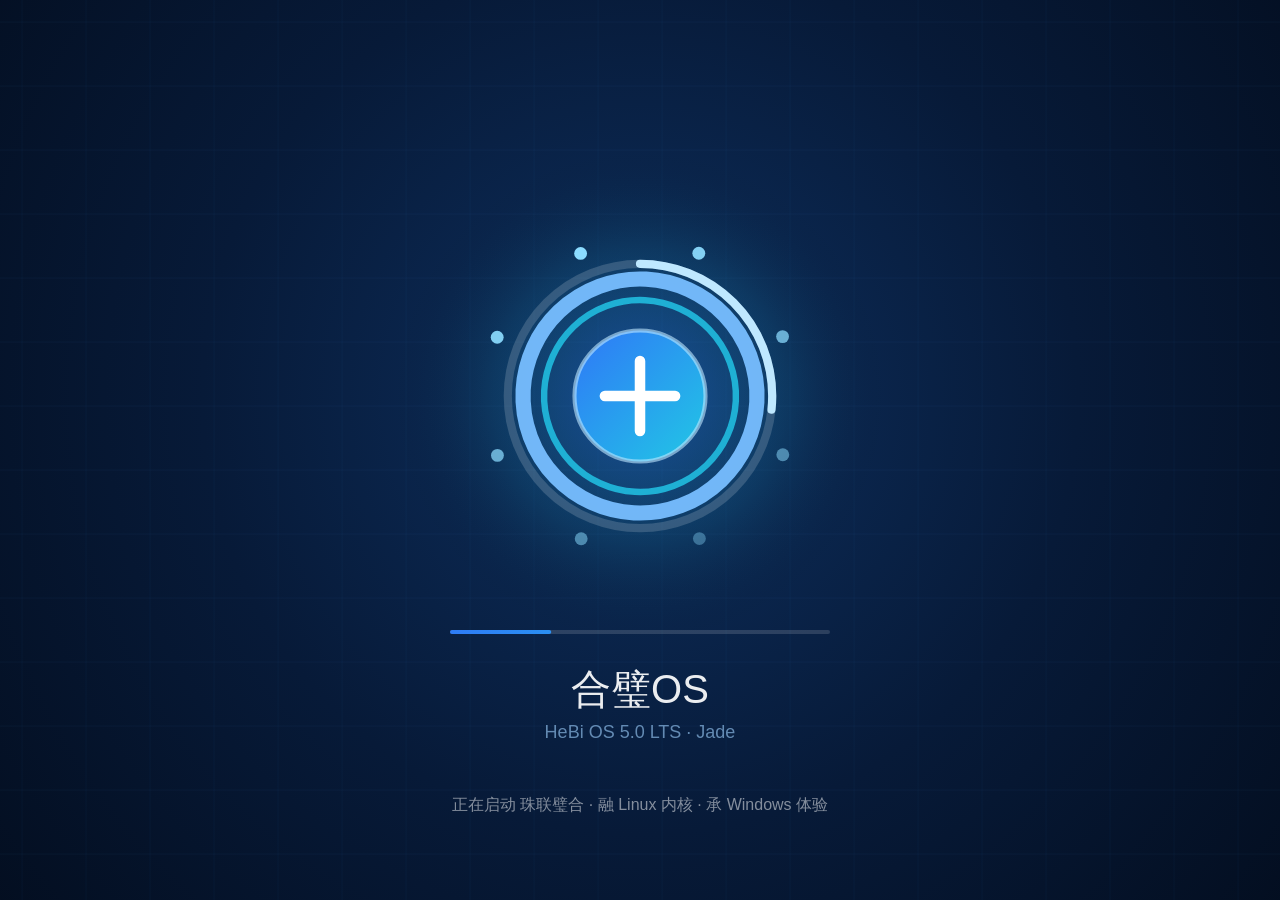
<file: web-shell/index.html>
<!DOCTYPE html>
<html lang="zh-CN">
<head>
<meta charset="UTF-8">
<meta name="viewport" content="width=device-width, initial-scale=1.0">
<title>合璧OS HeBi OS 5.0 LTS · Jade</title>
<link rel="icon" type="image/svg+xml" href="assets/logo.svg">
<link rel="stylesheet" href="css/main.css">
</head>
<body>
  <!-- 壁纸层 -->
  <div id="hb-wallpaper"></div>

  <!-- 桌面 -->
  <div id="hb-desktop">
    <div id="hb-icons"></div>
    <div id="hb-toasts"></div>
    <div id="hb-taskbar"></div>
  </div>

  <!-- 开机动画（Canvas 由 boot.js 动态创建） -->
  <div id="hb-boot"></div>

  <!-- 登录界面 -->
  <div id="hb-login">
    <div class="login-clock">
      <div class="t" id="login-clock-t">--:--</div>
      <div class="d" id="login-clock-d"></div>
    </div>
    <div class="login-users" id="login-users"></div>
    <div class="login-pwd" id="login-pwd">
      <div class="pwd-name" id="pwd-name"></div>
      <div class="pwd-row">
        <input type="password" id="pwd-input" placeholder="密码" autocomplete="off">
        <button class="pwd-go" id="pwd-go">→</button>
      </div>
      <div class="pwd-err" id="pwd-err"></div>
      <div class="pwd-hint">合合用户密码提示：hebi</div>
    </div>
    <div class="login-bottom">
      <button id="lb-login"><span class="ico">🔑</span>登录</button>
      <button id="lb-net"><span class="ico">📶</span>网络</button>
      <button id="lb-a11y"><span class="ico">♿</span>辅助功能</button>
      <button id="lb-power"><span class="ico">⏻</span>电源</button>
    </div>
  </div>

  <!-- 锁屏 -->
  <div id="hb-lock">
    <div class="lock-time" id="lock-time">--:--</div>
    <div class="lock-date" id="lock-date"></div>
    <div class="lock-hint">点击任意处解锁</div>
  </div>

  <!-- 关机遮罩 -->
  <div id="hb-shutdown">
    <div id="sd-logo"></div>
    <div class="sd-msg" id="sd-msg">正在关机…</div>
    <div class="sd-ring"></div>
  </div>

  <script src="js/core.js"></script>
  <script src="js/boot.js"></script>
  <script src="js/apps.js"></script>
  <script src="js/apps/files.js"></script>
  <script src="js/apps/music.js"></script>
  <script src="js/apps/settings.js"></script>
  <script src="js/apps/store.js"></script>
  <script src="js/apps/office.js"></script>
  <script src="js/apps/voice.js"></script>
  <script src="js/apps/terminal.js"></script>
  <script src="js/apps/mail.js"></script>
  <script src="js/apps/browser.js"></script>
  <script src="js/apps/misc.js"></script>
  <script>
    document.addEventListener("DOMContentLoaded", function () {
      HeBi.$("#sd-logo").innerHTML = HeBi.LOGO_SVG;
      HeBi.$("#lb-net").onclick = () => HeBi.toast("网络", "eth0 已连接 · Internet 可达", "net");
      HeBi.$("#lb-a11y").onclick = () => HeBi.toast("辅助功能", "已启用高对比度与放大镜（演示）", "settings");
      HeBi.$("#lb-power").onclick = () => HeBi.powerMenu(innerWidth - 90, innerHeight - 130);
      HeBi.boot.run();
    });
  </script>
</body>
</html>
</file>
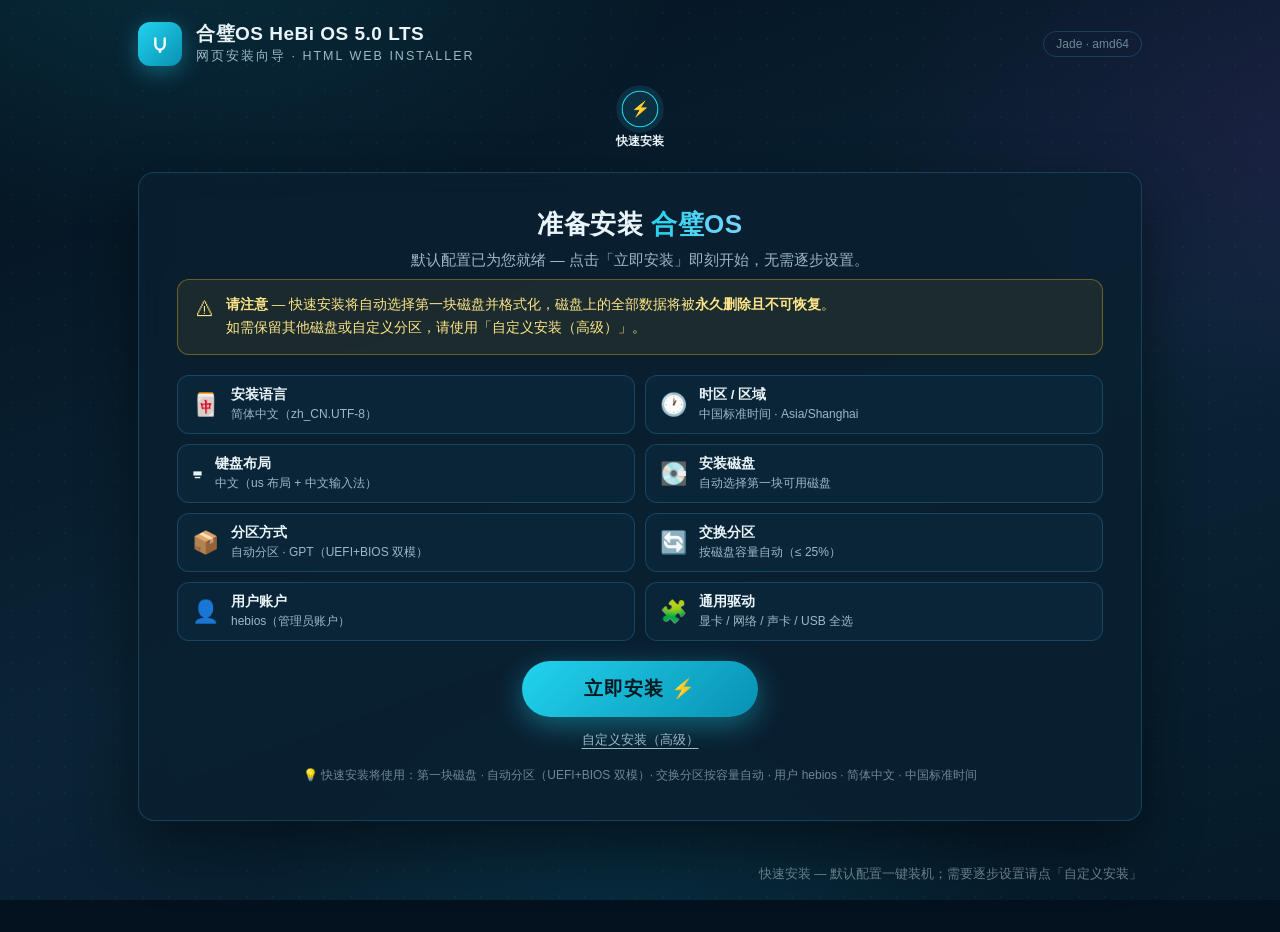
<file: iso/rootfs/usr/share/hebios/webinst/index.html>
<!DOCTYPE html>
<html lang="zh-CN">
<head>
<meta charset="UTF-8">
<meta name="viewport" content="width=device-width, initial-scale=1.0">
<title>合璧OS HeBi OS 5.0 — 网页安装向导</title>
<link rel="icon" href="data:image/svg+xml,%3Csvg xmlns='http://www.w3.org/2000/svg' viewBox='0 0 64 64'%3E%3Cdefs%3E%3ClinearGradient id='g' x1='0' y1='0' x2='1' y2='1'%3E%3Cstop offset='0' stop-color='%2322d3ee'/%3E%3Cstop offset='1' stop-color='%230891b2'/%3E%3C/linearGradient%3E%3C/defs%3E%3Crect x='4' y='4' width='56' height='56' rx='14' fill='url(%23g)'/%3E%3Cpath d='M22 20v12c0 8 5 12 10 12s10-4 10-12V20' fill='none' stroke='%23fff' stroke-width='5' stroke-linecap='round'/%3E%3Ccircle cx='32' cy='48' r='3' fill='%23fff'/%3E%3C/svg%3E">
<style>
:root{
  --bg0:#04121f; --bg1:#0a2436; --card:rgba(10,32,48,.86); --card2:rgba(13,40,60,.7);
  --line:rgba(56,189,248,.22); --line2:rgba(56,189,248,.4);
  --txt:#e8f4f8; --sub:#9db8c6; --dim:#6d8896;
  --acc:#22d3ee; --acc2:#0891b2; --jade:#34d399; --warn:#fbbf24; --err:#f87171;
  --radius:16px;
}
*{margin:0;padding:0;box-sizing:border-box}
html,body{height:100%}
body{
  font-family:-apple-system,BlinkMacSystemFont,"Segoe UI","PingFang SC","Hiragino Sans GB","Microsoft YaHei","Noto Sans CJK SC",sans-serif;
  background:var(--bg0); color:var(--txt); min-height:100vh; overflow-x:hidden;
  display:flex; flex-direction:column; align-items:center;
}
.bg{position:fixed; inset:0; z-index:-2;
  background:
    radial-gradient(900px 500px at 12% -8%, rgba(34,211,238,.14), transparent 60%),
    radial-gradient(800px 480px at 105% 15%, rgba(192,38,211,.10), transparent 60%),
    radial-gradient(700px 600px at 50% 115%, rgba(8,145,178,.16), transparent 60%),
    linear-gradient(160deg, var(--bg0) 0%, var(--bg1) 55%, #061a29 100%);
}
.bg::after{content:""; position:absolute; inset:0; opacity:.5;
  background-image:radial-gradient(rgba(125,211,252,.08) 1px, transparent 1px);
  background-size:26px 26px;
}
/* ---------- 顶栏 ---------- */
header{width:100%; max-width:1060px; padding:22px 28px 0; display:flex; align-items:center; gap:14px}
.logo{width:44px;height:44px;border-radius:12px;flex:none;
  background:linear-gradient(135deg,var(--acc),var(--acc2));
  display:flex;align-items:center;justify-content:center;
  box-shadow:0 6px 22px rgba(34,211,238,.35)}
.logo svg{width:30px;height:30px}
.brand b{font-size:19px; letter-spacing:.5px; display:block; line-height:1.2}
.brand span{font-size:12.5px; color:var(--sub); letter-spacing:2px}
header .ver{margin-left:auto; font-size:12px; color:var(--dim); border:1px solid var(--line);
  padding:5px 12px; border-radius:99px; white-space:nowrap}
/* ---------- 步骤指示器 ---------- */
.rail{width:100%; max-width:1060px; padding:26px 28px 4px; display:flex; align-items:flex-start}
.rail .node{display:flex; flex-direction:column; align-items:center; gap:7px; flex:1; position:relative; min-width:0}
.rail .node .dot{width:34px;height:34px;border-radius:50%; display:flex;align-items:center;justify-content:center;
  font-size:14px; font-weight:600; color:var(--dim);
  background:var(--card2); border:1.5px solid var(--line); transition:.35s; z-index:1}
.rail .node .lbl{font-size:12px; color:var(--dim); transition:.3s; white-space:nowrap}
.rail .node::before{content:""; position:absolute; top:17px; left:-50%; width:100%; height:2px;
  background:var(--line); transition:.4s}
.rail .node:first-child::before{display:none}
.rail .node.done::before{background:var(--acc)}
.rail .node.done .dot{background:linear-gradient(135deg,var(--acc),var(--acc2)); border-color:transparent; color:#03181f}
.rail .node.done .lbl{color:var(--acc)}
.rail .node.active .dot{background:rgba(34,211,238,.12); border-color:var(--acc); color:var(--acc);
  box-shadow:0 0 0 5px rgba(34,211,238,.12); transform:scale(1.08)}
.rail .node.active .lbl{color:var(--txt); font-weight:600}
/* ---------- 主卡片 ---------- */
main{width:100%; max-width:1060px; padding:18px 28px 30px; flex:1}
.card{background:var(--card); border:1px solid var(--line); border-radius:var(--radius);
  padding:34px 38px; backdrop-filter:blur(14px); box-shadow:0 24px 60px rgba(0,0,0,.45);
  animation:cardIn .45s cubic-bezier(.2,.9,.3,1.2)}
@keyframes cardIn{from{opacity:0; transform:translateY(16px) scale(.99)} to{opacity:1; transform:none}}
.step{display:none}
.step.on{display:block}
/* ---- 快速安装页 (Deepin 风格) ---- */
.quick-hero{text-align:center; margin-bottom:6px}
.quick-hero h1{margin-bottom:6px}
.quick-hero .lead{margin-bottom:0}
.quick-grid{display:grid; grid-template-columns:1fr 1fr; gap:10px; margin:18px 0 6px}
@media (max-width:760px){.quick-grid{grid-template-columns:1fr}}
.qi{display:flex; gap:12px; align-items:center; background:var(--card2);
  border:1px solid var(--line); border-radius:12px; padding:10px 14px}
.qii{font-size:22px; line-height:1}
.qit{font-size:13.5px; color:var(--txt); font-weight:600}
.qid{font-size:12px; color:var(--sub); margin-top:2px}
.quick-actions{display:flex; flex-direction:column; align-items:center; gap:14px; margin:20px 0 4px}
.qbtn-main{background:linear-gradient(135deg,var(--acc),var(--acc2)); color:#03181f; border:0;
  font-size:19px; font-weight:700; letter-spacing:1px; padding:15px 62px; border-radius:999px;
  cursor:pointer; box-shadow:0 8px 28px rgba(34,211,238,.4); transition:transform .15s,box-shadow .15s;
  font-family:inherit}
.qbtn-main:hover{transform:translateY(-2px); box-shadow:0 12px 34px rgba(34,211,238,.55)}
.qbtn-main:disabled{opacity:.55; cursor:wait; transform:none}
.qbtn-sub{background:none; border:0; color:var(--sub); font-size:13px; cursor:pointer;
  text-decoration:underline; text-underline-offset:4px; font-family:inherit}
.qbtn-sub:hover{color:var(--txt)}
.quick-note{text-align:center; font-size:12px; color:var(--dim); margin-top:16px; line-height:1.7}
h1{font-size:26px; font-weight:700; letter-spacing:.5px; margin-bottom:8px}
h1 .em{background:linear-gradient(90deg,var(--acc),#7dd3fc); -webkit-background-clip:text; background-clip:text; color:transparent}
.lead{color:var(--sub); font-size:14.5px; line-height:1.75; margin-bottom:24px}
.gray{color:var(--dim)}
/* ---------- 表单控件 ---------- */
.field{margin-bottom:18px}
.field label{display:block; font-size:13.5px; color:var(--sub); margin-bottom:7px; font-weight:500}
.field input[type=text],.field input[type=password],.field input[type=number],.field select{
  width:100%; padding:11px 14px; border-radius:10px; font-size:14.5px; color:var(--txt);
  background:rgba(2,15,25,.7); border:1px solid var(--line); outline:none; transition:.25s;
  font-family:inherit}
.field input:focus,.field select:focus{border-color:var(--acc); box-shadow:0 0 0 4px rgba(34,211,238,.14)}
.field .hint{font-size:12px; color:var(--dim); margin-top:6px}
.field .hint.bad{color:var(--err)}
.grid2{display:grid; grid-template-columns:1fr 1fr; gap:0 22px}
@media (max-width:720px){.grid2{grid-template-columns:1fr}}
/* ---------- 可选卡片 (单选) ---------- */
.opts{display:grid; gap:12px}
.opts.c2{grid-template-columns:1fr 1fr}
.opts.c3{grid-template-columns:1fr 1fr 1fr}
@media (max-width:820px){.opts.c2,.opts.c3{grid-template-columns:1fr}}
.opt{position:relative; border:1.5px solid var(--line); border-radius:12px; padding:14px 16px;
  cursor:pointer; transition:.22s; background:var(--card2); display:flex; gap:12px; align-items:flex-start}
.opt:hover{border-color:var(--line2); transform:translateY(-1px)}
.opt.sel{border-color:var(--acc); background:rgba(34,211,238,.09);
  box-shadow:0 0 0 4px rgba(34,211,238,.1)}
.opt .ico{font-size:22px; line-height:1; flex:none; width:34px; height:34px; display:flex; align-items:center; justify-content:center;
  background:rgba(34,211,238,.1); border-radius:9px}
.opt .t{font-size:14.5px; font-weight:600; margin-bottom:3px}
.opt .d{font-size:12.5px; color:var(--sub); line-height:1.55}
.opt .tag{position:absolute; top:10px; right:12px; font-size:11px; color:var(--acc);
  border:1px solid rgba(34,211,238,.4); border-radius:99px; padding:2px 9px}
/* ---------- 磁盘卡片 ---------- */
.disks{display:grid; gap:12px; margin-bottom:8px}
.disk{position:relative; border:1.5px solid var(--line); border-radius:12px; padding:16px 18px;
  cursor:pointer; transition:.22s; background:var(--card2); display:flex; align-items:center; gap:16px}
.disk:hover{border-color:var(--line2); transform:translateY(-1px)}
.disk.sel{border-color:var(--acc); background:rgba(34,211,238,.09); box-shadow:0 0 0 4px rgba(34,211,238,.1)}
.disk .dico{width:46px;height:46px;border-radius:11px; background:rgba(34,211,238,.12);
  display:flex;align-items:center;justify-content:center;font-size:22px;flex:none}
.disk .dname{font-size:15px; font-weight:700; font-family:ui-monospace,SFMono-Regular,Consolas,monospace}
.disk .dmeta{font-size:12.5px; color:var(--sub); margin-top:3px}
.disk .dsize{margin-left:auto; text-align:right}
.disk .dsize b{font-size:19px; color:var(--acc)}
.disk .dsize span{display:block; font-size:11.5px; color:var(--dim)}
.disk .parts{margin-top:10px; border-top:1px dashed var(--line); padding-top:9px;
  font-size:12px; color:var(--dim); font-family:ui-monospace,Consolas,monospace; line-height:1.8}
/* ---------- 复选框卡片 ---------- */
.checks{display:grid; grid-template-columns:1fr 1fr; gap:12px}
@media (max-width:720px){.checks{grid-template-columns:1fr}}
.chk{display:flex; gap:12px; align-items:center; border:1.5px solid var(--line); border-radius:12px;
  padding:13px 16px; cursor:pointer; transition:.22s; background:var(--card2)}
.chk:hover{border-color:var(--line2)}
.chk.sel{border-color:var(--acc); background:rgba(34,211,238,.08)}
.chk .box{width:22px;height:22px;border-radius:6px; border:1.5px solid var(--line2); flex:none;
  display:flex;align-items:center;justify-content:center; font-size:13px; color:transparent; transition:.2s}
.chk.sel .box{background:linear-gradient(135deg,var(--acc),var(--acc2)); border-color:transparent; color:#03181f}
.chk .t{font-size:14px; font-weight:600}
.chk .d{font-size:12px; color:var(--sub); margin-top:2px}
/* ---------- 普通复选框 ---------- */
.cbox{display:flex; gap:11px; align-items:flex-start; padding:13px 15px; border:1px solid var(--line);
  border-radius:11px; background:var(--card2); cursor:pointer; margin-bottom:11px; transition:.2s; font-size:14px; line-height:1.6}
.cbox:hover{border-color:var(--line2)}
.cbox.sel{border-color:var(--acc); background:rgba(34,211,238,.07)}
.cbox .box{width:20px;height:20px;border-radius:5px; border:1.5px solid var(--line2); flex:none; margin-top:1px;
  display:flex;align-items:center;justify-content:center; font-size:12px; color:transparent; transition:.2s}
.cbox.sel .box{background:linear-gradient(135deg,var(--acc),var(--acc2)); border-color:transparent; color:#03181f}
.cbox small{display:block; color:var(--dim); font-size:12.5px; margin-top:2px}
/* ---------- EULA ---------- */
.eula{height:320px; overflow-y:auto; background:rgba(2,15,25,.65); border:1px solid var(--line);
  border-radius:12px; padding:22px 26px; font-size:13px; line-height:1.9; color:#c4d8e2;
  white-space:pre-wrap; font-family:inherit; margin-bottom:20px}
.eula::-webkit-scrollbar{width:9px}
.eula::-webkit-scrollbar-thumb{background:rgba(56,189,248,.3); border-radius:8px}
/* ---------- 汇总表 ---------- */
.sum{border:1px solid var(--line); border-radius:12px; overflow:hidden; margin-bottom:20px}
.sum .r{display:flex; padding:12px 18px; font-size:14px; align-items:center}
.sum .r:nth-child(odd){background:rgba(13,40,60,.5)}
.sum .r .k{width:150px; color:var(--sub); flex:none}
.sum .r .v{font-weight:600; word-break:break-all}
.sum .r .v.mono{font-family:ui-monospace,Consolas,monospace}
/* ---------- 警告条 ---------- */
.alert{border-radius:12px; padding:14px 18px; font-size:13.5px; line-height:1.7; margin-bottom:20px;
  border:1px solid; display:flex; gap:12px; align-items:flex-start}
.alert .ai{font-size:18px; flex:none}
.alert.warn{background:rgba(251,191,36,.08); border-color:rgba(251,191,36,.35); color:#fde68a}
.alert.err{background:rgba(248,113,113,.08); border-color:rgba(248,113,113,.4); color:#fecaca}
.alert.info{background:rgba(34,211,238,.07); border-color:rgba(34,211,238,.3); color:#a5f3fc}
/* ---------- 安装进度 ---------- */
.pwrap{text-align:center; padding:10px 0 4px}
.pct{font-size:64px; font-weight:800; letter-spacing:-1px;
  background:linear-gradient(90deg,var(--acc),#7dd3fc); -webkit-background-clip:text; background-clip:text; color:transparent}
.pct small{font-size:24px; font-weight:600}
.pmsg{font-size:15px; color:var(--sub); margin:6px 0 26px; min-height:24px}
.bar{height:14px; border-radius:99px; background:rgba(2,15,25,.8); border:1px solid var(--line);
  overflow:hidden; margin-bottom:8px}
.bar .fill{height:100%; width:0; border-radius:99px; position:relative;
  background:linear-gradient(90deg,var(--acc2),var(--acc),#7dd3fc);
  background-size:200% 100%; animation:flow 1.6s linear infinite; transition:width .5s ease}
@keyframes flow{to{background-position:-200% 0}}
.bar .fill::after{content:""; position:absolute; inset:0;
  background:linear-gradient(90deg,transparent,rgba(255,255,255,.35),transparent);
  animation:sheen 1.8s ease-in-out infinite}
@keyframes sheen{from{transform:translateX(-100%)} to{transform:translateX(100%)}}
.logbox{background:#020a12; border:1px solid var(--line); border-radius:12px; padding:14px 18px;
  font-family:ui-monospace,SFMono-Regular,Consolas,monospace; font-size:12px; line-height:1.85;
  color:#7ea8bc; height:180px; overflow-y:auto; text-align:left; white-space:pre-wrap; word-break:break-all}
.logbox::-webkit-scrollbar{width:9px}
.logbox::-webkit-scrollbar-thumb{background:rgba(56,189,248,.3); border-radius:8px}
.logbox .t{color:var(--dim)}
/* ---------- 完成页 ---------- */
.done-hero{text-align:center; padding:6px 0 20px}
.done-mark{width:92px;height:92px;margin:0 auto 20px; border-radius:50%;
  background:radial-gradient(circle,rgba(52,211,153,.25),rgba(52,211,153,.05) 70%);
  border:2px solid rgba(52,211,153,.5); display:flex; align-items:center; justify-content:center;
  animation:pop .6s cubic-bezier(.2,.9,.3,1.4)}
@keyframes pop{0%{transform:scale(.4); opacity:0} 100%{transform:scale(1); opacity:1}}
.done-mark svg{width:44px;height:44px}
.done-mark svg path{stroke-dasharray:60; stroke-dashoffset:60; animation:draw .7s .3s ease forwards}
@keyframes draw{to{stroke-dashoffset:0}}
/* ---------- 底部按钮 ---------- */
footer{width:100%; max-width:1060px; padding:0 28px 34px; display:flex; gap:14px; align-items:center}
.btn{border:none; cursor:pointer; font-family:inherit; font-size:15px; font-weight:600;
  padding:13px 30px; border-radius:12px; transition:.22s; letter-spacing:.5px}
.btn.primary{background:linear-gradient(135deg,var(--acc),var(--acc2)); color:#03181f;
  box-shadow:0 8px 26px rgba(34,211,238,.32)}
.btn.primary:hover:not(:disabled){transform:translateY(-2px); box-shadow:0 12px 32px rgba(34,211,238,.45)}
.btn.primary:disabled{opacity:.4; cursor:not-allowed}
.btn.ghost{background:transparent; color:var(--sub); border:1px solid var(--line)}
.btn.ghost:hover{color:var(--txt); border-color:var(--line2)}
.btn.danger{background:transparent; color:var(--err); border:1px solid rgba(248,113,113,.4)}
.btn.danger:hover{background:rgba(248,113,113,.1)}
.btn.big{padding:16px 44px; font-size:16.5px}
.spacer{flex:1}
.tip{font-size:12.5px; color:var(--dim)}
/* 步骤间过渡 */
.shake{animation:shk .4s}
@keyframes shk{0%,100%{transform:none}25%{transform:translateX(-6px)}75%{transform:translateX(6px)}}
</style>
</head>
<body>
<div class="bg"></div>

<header>
  <div class="logo">
    <svg viewBox="0 0 64 64" fill="none"><path d="M22 20v12c0 8 5 12 10 12s10-4 10-12V20" stroke="#fff" stroke-width="5" stroke-linecap="round"/><circle cx="32" cy="48" r="3" fill="#fff"/></svg>
  </div>
  <div class="brand"><b>合璧OS HeBi OS 5.0 LTS</b><span>网页安装向导 · HTML WEB INSTALLER</span></div>
  <div class="ver">Jade · amd64</div>
</header>

<div class="rail" id="rail"></div>

<main>
  <!-- ============ 快速安装 (打开即装 · Deepin 风格) ============ -->
  <section class="step" id="sQuick">
    <div class="card quick">
      <div class="quick-hero">
        <h1>准备安装 <span class="em">合璧OS</span></h1>
        <p class="lead">默认配置已为您就绪 — 点击「立即安装」即刻开始，无需逐步设置。</p>
      </div>
      <div class="alert warn"><div class="ai">⚠</div>
        <div><b>请注意</b> — 快速安装将自动选择第一块磁盘并格式化，磁盘上的全部数据将被<b>永久删除且不可恢复</b>。<br>
        如需保留其他磁盘或自定义分区，请使用「自定义安装（高级）」。</div></div>
      <div class="quick-grid" id="quickGrid"></div>
      <div class="alert err" id="quickErr" style="display:none"><div class="ai">✗</div>
        <div><b>无法开始安装</b> — <span class="qe"></span></div></div>
      <div class="quick-actions">
        <button class="qbtn-main" id="btnQuickInstall">立即安装 ⚡</button>
        <button class="qbtn-sub" id="btnQuickCustom">自定义安装（高级）</button>
      </div>
      <p class="quick-note">💡 快速安装将使用：第一块磁盘 · 自动分区（UEFI+BIOS 双模）· 交换分区按容量自动 · 用户 hebios · 简体中文 · 中国标准时间</p>
    </div>
  </section>

  <!-- ============ 0 欢迎 / 语言 ============ -->
  <section class="step" id="s0">
    <div class="card">
      <h1>欢迎使用 <span class="em">合璧OS</span></h1>
      <p class="lead">珠联璧合 — 融 Linux 内核，承 Windows 体验。<br>
      本向导将引导您在所选磁盘上完成合璧OS 5.0 LTS「Jade」的安装，全程约需 2–3 分钟。<br>
      <span class="gray">安装过程会格式化目标磁盘，请提前备份重要数据。</span></p>
      <div class="field">
        <label>选择安装过程中使用的语言</label>
        <div class="opts c2" id="langOpts">
          <div class="opt sel" data-v="zh_CN"><div class="ico">🀄</div><div><div class="t">简体中文</div><div class="d">推荐 · 中文用户首选</div></div></div>
          <div class="opt" data-v="en_US"><div class="ico">EN</div><div><div class="t">English</div><div class="d">Use English during installation</div></div></div>
          <div class="opt" data-v="ja_JP"><div class="ico">🇯🇵</div><div><div class="t">日本語</div><div class="d">インストール中に日本語を使用</div></div></div>
          <div class="opt" data-v="zh_TW"><div class="ico">🀇</div><div><div class="t">繁體中文</div><div class="d">安裝過程使用繁體中文</div></div></div>
        </div>
      </div>
    </div>
  </section>

  <!-- ============ 1 用户协议 ============ -->
  <section class="step" id="s1">
    <div class="card">
      <h1>最终用户许可协议</h1>
      <p class="lead">安装前请仔细阅读并同意《合璧OS 最终用户许可协议》，其中包含安装风险告知与担保责任限制。</p>
      <div class="eula" id="eulaBox"></div>
      <div class="cbox" id="ck1"><div class="box">✓</div><div>我已阅读、理解并同意本协议全部条款</div></div>
      <div class="cbox" id="ck2"><div class="box">✓</div><div>我已知悉：安装将格式化目标磁盘，磁盘上的数据将被永久删除且不可恢复</div></div>
    </div>
  </section>

  <!-- ============ 2 磁盘 ============ -->
  <section class="step" id="s2">
    <div class="card">
      <h1>选择安装磁盘</h1>
      <p class="lead">选择要安装合璧OS 的磁盘。<b style="color:var(--warn)">该磁盘将被分区并格式化，原有数据全部删除。</b></p>
      <div id="diskList" class="disks"></div>
      <div id="diskEmpty" style="display:none" class="alert err"><div class="ai">✗</div>
        <div><b>未检测到可安装磁盘</b><br>请检查虚拟机磁盘控制器（virtio / SATA / NVMe）或物理硬盘数据线与电源连接。</div></div>
      <div id="diskWarn" style="display:none" class="alert warn"><div class="ai">⚠</div>
        <div>所选磁盘上已存在分区表与数据，安装开始后这些数据将<b>永久丢失且不可恢复</b>。</div></div>
    </div>
  </section>

  <!-- ============ 3 分区与文件系统 ============ -->
  <section class="step" id="s3">
    <div class="card">
      <h1>分区与文件系统</h1>
      <p class="lead">选择分区方式、根分区文件系统与交换分区大小。</p>
      <div class="field">
        <label>分区方式</label>
        <div class="opts c2" id="modeOpts">
          <div class="opt sel" data-v="auto"><div class="ico">💽</div><div><div class="t">自动分区 — 使用整个磁盘</div><div class="d">创建 MBR 分区表：swap + 根分区，传统 BIOS 启动</div></div></div>
          <div class="opt" data-v="auto_uefi"><div class="ico">🚀</div><div><div class="t">自动分区 — UEFI 方案</div><div class="d">GPT：ESP(512M) + BIOS 引导(2M) + swap + 根分区，UEFI 与 BIOS 双模启动</div><span class="tag">推荐</span></div></div>
          <div class="opt" data-v="manual"><div class="ico">🛠</div><div><div class="t">手动分区</div><div class="d">自定义根分区大小（GPT 四分区布局），高级用户</div></div></div>
          <div class="opt" data-v="lvm"><div class="ico">📚</div><div><div class="t">自动分区 + LVM</div><div class="d">逻辑卷管理，可在线扩展（安装后配置）</div></div></div>
        </div>
      </div>
      <div class="field">
        <label>根分区文件系统（将被格式化）</label>
        <div class="opts c3" id="fsOpts">
          <div class="opt sel" data-v="ext4"><div class="ico">📁</div><div><div class="t">ext4</div><div class="d">稳定通用，推荐</div></div></div>
          <div class="opt" data-v="btrfs"><div class="ico">🧊</div><div><div class="t">btrfs</div><div class="d">支持快照与压缩</div></div></div>
          <div class="opt" data-v="xfs"><div class="ico">⚡</div><div><div class="t">xfs</div><div class="d">大文件高性能</div></div></div>
        </div>
      </div>
      <div class="grid2">
        <div class="field">
          <label>交换分区 (swap) 大小 — <b id="swapVal" style="color:var(--acc)">2048</b> MB</label>
          <input type="range" id="swapRng" min="128" max="16384" step="128" value="2048" style="width:100%;accent-color:var(--acc)">
          <div class="hint">建议：内存 ≤ 2GB 时设为 2048MB；大内存机器可适当减小</div>
        </div>
        <div class="field" id="rootSizeField" style="display:none">
          <label>根分区大小（仅手动分区）</label>
          <input type="text" id="rootSize" value="100%" placeholder="例如 30720 或 100%">
          <div class="hint">可用 MB 或百分比；留空 / 100% 表示使用剩余全部空间</div>
        </div>
      </div>
    </div>
  </section>

  <!-- ============ 4 用户账户 ============ -->
  <section class="step" id="s4">
    <div class="card">
      <h1>用户账户</h1>
      <p class="lead">创建管理员账户。该账户将拥有系统管理权限，并用于登录桌面环境。</p>
      <div class="field">
        <label>用户名</label>
        <input type="text" id="inUser" value="hebios" placeholder="例如 hebios">
        <div class="hint" id="userHint">小写字母、数字，建议以字母开头</div>
      </div>
      <div class="grid2">
        <div class="field">
          <label>密码</label>
          <input type="password" id="inPass" placeholder="请输入密码">
        </div>
        <div class="field">
          <label>确认密码</label>
          <input type="password" id="inPass2" placeholder="请再次输入密码">
        </div>
      </div>
      <div class="field">
        <label>计算机名称</label>
        <input type="text" id="inHost" value="hebios-pc" placeholder="例如 hebios-pc">
        <div class="hint">该名称将显示在局域网与系统信息中</div>
      </div>
      <div class="alert info"><div class="ai">🔐</div><div>密码将通过加密方式写入已安装系统的账户数据库；若留空，用户将无需密码即可登录。</div></div>
    </div>
  </section>

  <!-- ============ 5 驱动 ============ -->
  <section class="step" id="s5">
    <div class="card">
      <h1>通用驱动</h1>
      <p class="lead">选择随系统安装的通用驱动（安装后可在「驱动管理器」中增删）。</p>
      <div class="checks" id="drvOpts">
        <div class="chk sel" data-v="gpu"><div class="box">✓</div><div><div class="t">显卡驱动</div><div class="d">Virtio / VMware / 通用帧缓冲</div></div></div>
        <div class="chk sel" data-v="net"><div class="box">✓</div><div><div class="t">网卡驱动</div><div class="d">Intel / Realtek / virtio-net</div></div></div>
        <div class="chk sel" data-v="audio"><div class="box">✓</div><div><div class="t">音频驱动</div><div class="d">Intel HDA / AC97</div></div></div>
        <div class="chk sel" data-v="usb"><div class="box">✓</div><div><div class="t">USB 驱动</div><div class="d">xHCI / EHCI / 大容量存储</div></div></div>
        <div class="chk" data-v="print"><div class="box">✓</div><div><div class="t">打印驱动</div><div class="d">CUPS / IPP / AirPrint</div></div></div>
        <div class="chk" data-v="bt"><div class="box">✓</div><div><div class="t">蓝牙驱动</div><div class="d">BlueZ 5.x</div></div></div>
      </div>
    </div>
  </section>

  <!-- ============ 6 确认 ============ -->
  <section class="step" id="s6">
    <div class="card">
      <h1>确认安装信息</h1>
      <p class="lead">请核对以下安装信息，点击「开始安装」后不可更改。</p>
      <div class="alert warn"><div class="ai">⚠⚠⚠</div>
        <div><b>格式化警告</b> — /dev/<span id="cfDisk"></span> 上的所有数据将被永久删除且不可恢复！</div></div>
      <div class="sum" id="sumBox"></div>
    </div>
  </section>

  <!-- ============ 7 安装 ============ -->
  <section class="step" id="s7">
    <div class="card">
      <h1>正在安装合璧OS</h1>
      <div class="pwrap">
        <div class="pct"><span id="pctNum">0</span><small>%</small></div>
        <div class="pmsg" id="pmsg">正在准备安装 ...</div>
        <div class="bar"><div class="fill" id="pfill"></div></div>
      </div>
      <div class="logbox" id="logBox"></div>
      <div style="display:flex;align-items:center;gap:14px;margin-top:16px">
        <span class="tip" id="elapsed">已用时间 00:00</span>
        <div class="spacer"></div>
        <button class="btn danger" id="btnAbort">中止安装</button>
      </div>
      <div id="instErr" style="display:none" class="alert err"><div class="ai">✗</div>
        <div><b>安装失败</b><br><span id="errMsg"></span><br><span class="gray" style="font-size:12px">详细日志已写入系统 /var/log/hebi-webinst.log</span></div></div>
    </div>
  </section>

  <!-- ============ 8 完成 ============ -->
  <section class="step" id="s8">
    <div class="card">
      <div class="done-hero">
        <div class="done-mark"><svg viewBox="0 0 24 24" fill="none"><path d="M4 12.5l5 5L20 7" stroke="#34d399" stroke-width="2.6" stroke-linecap="round" stroke-linejoin="round"/></svg></div>
        <h1>安装成功</h1>
        <p class="lead" style="margin-bottom:6px">恭喜！合璧OS 已成功安装到您的计算机。</p>
      </div>
      <div class="sum" id="doneBox"></div>
      <div class="alert info"><div class="ai">💡</div>
        <div>后续步骤：点击下方「重启进入合璧OS」，计算机重启后请取出安装介质，系统将从硬盘启动。<br>
        如需修复系统引导，可从安装介质选择「固件修复模式」。</div></div>
    </div>
  </section>
</main>

<footer>
  <button class="btn ghost" id="btnBack">← 上一步</button>
  <button class="btn primary" id="btnNext">下一步 →</button>
  <div class="spacer"></div>
  <span class="tip" id="footTip"></span>
</footer>

<script>
"use strict";
/* ==================== 状态 ==================== */
const STEPS = ["欢迎", "许可协议", "安装磁盘", "分区设置", "用户账户", "通用驱动", "确认安装", "正在安装", "安装完成"];
const S = {
  step: 0, lang: "zh_CN", disk: null, diskMeta: {},
  mode: "auto_uefi", fs: "ext4", swap: 2048, rootSize: "100%",
  user: "hebios", pass: "", host: "hebios-pc",
  drivers: ["gpu","net","audio","usb"],
  disks: [], started: 0, pollT: null, logT: null, elapsedT: null, finished: false,
  quick: false
};
const $ = id => document.getElementById(id);
const esc = t => String(t==null?"":t).replace(/[&<>"']/g, c=>({"&":"&amp;","<":"&lt;",">":"&gt;",'"':"&quot;","'":"&#39;"}[c]));

/* ==================== EULA ==================== */
const EULA =
`                合璧OS HeBi OS 5.0 LTS「Jade」
                  最终用户许可协议 (EULA)
              © 2026 珠联璧合工作室 (HeBi OS Project)

  重要提示 — 请仔细阅读本协议全部条款。安装、复制或使用合璧OS
  （以下简称"本软件"）即表示您已阅读、理解并同意接受本协议
  各项条款的约束。若您不同意其中任何条款，请立即终止安装并删
  除本软件的全部副本。

  一、软件许可
  1.1 珠联璧合工作室授予您在一台或多台计算机上安装、使用本软
      件的非独占、不可转让许可，用于个人、商业或教育目的。
  1.2 本软件基于 Linux 6.8 LTS 内核，内核部分遵循 GPL-2.0；
      桌面环境、开机动画、fbsplash、hbpm 包管理器及自研应用
      遵循 GPL-3.0-or-later。相应源代码随发行镜像提供。

  二、兼容性与第三方组件
  2.1 本软件包含对 .deb / .exe / .msi / .mdn 安装格式的支持，
      并集成 Wine 兼容层以运行部分 Windows 程序。第三方程序
      的许可由其各自作者授予，与本协议无关。
  2.2 应用商店所列网络源（Flathub、Snap Store、AUR、Deepin
      应用商店、AppImage Hub、Nixpkgs 等）内容由各社区维护，
      本工作室不对其可用性、安全性作任何担保。
  2.3 本软件附带 Segoe UI / 微软雅黑字体兼容替换方案
      （Noto Sans CJK SC 等开源字体），相关商标归其权利人所有。

  三、数据与隐私
  3.1 本软件为离线优先设计，默认不收集、不上传任何用户数据。
  3.2 系统修复与备份功能仅在本地执行；云同步（如启用）采用端
      到端加密，密钥由用户本地保管。

  四、担保责任限制
  4.1 本软件按"现状"提供。在适用法律允许的最大范围内，本工
      作室明示否认任何明示或默示的担保，包括但不限于适销性、
      特定用途适用性及不侵权的担保。
  4.2 在任何情况下，本工作室均不对因使用或无法使用本软件而
      导致的任何直接、间接、附带、特殊或后果性损害（包括但不
      限于数据丢失、利润损失、业务中断）承担责任，即使已被告
      知此类损害的可能性。

  五、安装风险告知
  5.1 安装过程将对目标磁盘进行分区与格式化，该磁盘上的全部
      现有数据将被永久删除且不可恢复。请在安装前备份重要数据。
  5.2 请勿在含有重要数据或正在运行其他操作系统的磁盘上直接
      安装，除非您已明确知晓并接受数据丢失的后果。

  六、协议终止
  6.1 若您违反本协议任何条款，本许可自动终止，您须立即停止
      使用并销毁本软件全部副本。
  6.2 本协议受中华人民共和国法律管辖。

  七、开源致谢
  本软件凝聚以下开源项目之心血：Linux、busybox、GRUB、Wine、
  GNU Coreutils、util-linux、e2fsprogs、Noto Fonts 等。
  感谢全球开源社区。`;

/* ==================== API ==================== */
async function api(params){
  const r = await fetch("/cgi-bin/api?" + new URLSearchParams(params), {cache:"no-store"});
  if(!r.ok) throw new Error("HTTP " + r.status);
  return r.json();
}

/* ==================== 步骤条 ==================== */
function renderRail(){
  $("rail").innerHTML = STEPS.map((n,i)=>{
    let cls = "node";
    if(i < S.step) cls += " done";
    else if(i === S.step) cls += " active";
    const dot = i < S.step ? "✓" : (i+1);
    return `<div class="${cls}"><div class="dot">${dot}</div><div class="lbl">${n}</div></div>`;
  }).join("");
}

/* ==================== 快速安装 (打开即装 · Deepin 风格) ==================== */
function showQuick(){
  S.step = -1;
  document.querySelectorAll(".step").forEach((el)=> el.classList.remove("on"));
  $("sQuick").classList.add("on");
  $("rail").innerHTML = '<div class="node active"><div class="dot">⚡</div><div class="lbl">快速安装</div></div>';
  $("btnBack").style.visibility = "hidden";
  const next = $("btnNext");
  next.style.display = "none";
  $("footTip").textContent = "快速安装 — 默认配置一键装机；需要逐步设置请点「自定义安装」";
  window.scrollTo({top:0, behavior:"smooth"});
  renderQuick();
}
function renderQuick(){
  const items = [
    ["🀄","安装语言","简体中文（zh_CN.UTF-8）"],
    ["🕐","时区 / 区域","中国标准时间 · Asia/Shanghai"],
    ["⌨","键盘布局","中文（us 布局 + 中文输入法）"],
    ["💽","安装磁盘","自动选择第一块可用磁盘"],
    ["📦","分区方式","自动分区 · GPT（UEFI+BIOS 双模）"],
    ["🔄","交换分区","按磁盘容量自动（≤ 25%）"],
    ["👤","用户账户","hebios（管理员账户）"],
    ["🧩","通用驱动","显卡 / 网络 / 声卡 / USB 全选"]
  ];
  $("quickGrid").innerHTML = items.map(x=>
    '<div class="qi"><div class="qii">'+x[0]+'</div><div><div class="qit">'+x[1]+'</div><div class="qid">'+x[2]+'</div></div></div>'
  ).join("");
}
async function quickInstall(){
  const btn = $("btnQuickInstall"), err = $("quickErr");
  err.style.display = "none";
  btn.disabled = true; btn.textContent = "正在准备 ...";
  try{
    const d = await api({op:"disks"});
    const disks = d.disks || [];
    if(!disks.length){
      err.querySelector(".qe").textContent = "未检测到可安装磁盘，请检查磁盘控制器（virtio / SATA / NVMe）或硬盘数据线。";
      err.style.display = "";
      btn.disabled = false; btn.textContent = "立即安装 ⚡";
      return;
    }
    S.disk = disks[0].dev;
    S.diskMeta = disks[0];
    const diskMB = Math.round(parseFloat(S.diskMeta.size || 0) * 1024);
    const maxSwap = Math.max(128, Math.min(16384, Math.floor(diskMB / 4)));
    S.swap = Math.min(2048, maxSwap);
    S.lang = "zh_CN"; S.mode = "auto_uefi"; S.fs = "ext4";
    S.user = "hebios"; S.pass = ""; S.host = "hebios-pc";
    S.drivers = ["gpu","net","audio","usb"];
    S.quick = true;
    $("inUser").value = S.user; $("inHost").value = S.host;
    $("inPass").value = ""; $("inPass2").value = "";
    show(7); startInstall();
  }catch(e){
    err.querySelector(".qe").textContent = e.message;
    err.style.display = "";
    btn.disabled = false; btn.textContent = "立即安装 ⚡";
  }
}

/* ==================== 步骤切换 ==================== */
function show(n){
  S.step = n;
  // 注意: 必须按 ID 定位而非索引 —— #sQuick (快速安装页) 也是 .step,
  // 会让后续步骤索引整体偏移。
  document.querySelectorAll(".step").forEach((el)=> el.classList.remove("on"));
  const el = document.getElementById("s" + n);
  if(el) el.classList.add("on");
  renderRail();
  $("btnBack").style.visibility = (n===0 || n===7) ? "hidden" : "visible";
  const next = $("btnNext");
  if(n === 7){ next.style.display = "none"; }
  else { next.style.display = ""; next.textContent = n===6 ? "开始安装 ⚡" : "下一步 →"; }
  next.disabled = !stepValid(n);
  $("footTip").textContent = ["语言选择将记录到安装日志","必须同意协议才能继续","","","密码可留空","","","",""][n] || "";
  window.scrollTo({top:0, behavior:"smooth"});
  if(n === 2) loadDisks();
  if(n === 6) renderSummary();
}
function stepValid(n){
  switch(n){
    case 0: return !!S.lang;
    case 1: return $("ck1").classList.contains("sel") && $("ck2").classList.contains("sel");
    case 2: return !!S.disk;
    case 4: {
      const u = $("inUser").value.trim(), p1 = $("inPass").value, p2 = $("inPass2").value;
      const okU = /^[a-z_][a-z0-9_-]*$/.test(u);
      const okP = (p1 === p2);
      $("userHint").classList.toggle("bad", !okU);
      $("userHint").textContent = okU ? "小写字母、数字，建议以字母开头" : "用户名需以小写字母或下划线开头，仅含小写字母/数字/-/_";
      return okU && okP && !!$("inHost").value.trim();
    }
    default: return true;
  }
}
function bindOpts(containerId, key, isMulti){
  const box = $(containerId);
  box.addEventListener("click", e=>{
    const item = e.target.closest(".opt,.chk");
    if(!item) return;
    const v = item.dataset.v;
    if(isMulti){
      item.classList.toggle("sel");
      S[key] = [...box.querySelectorAll(".sel")].map(x=>x.dataset.v);
    } else {
      box.querySelectorAll(".opt,.chk").forEach(x=>x.classList.remove("sel"));
      item.classList.add("sel");
      S[key] = v;
    }
    $("btnNext").disabled = !stepValid(S.step);
  });
}
function bindCbox(id){
  $(id).addEventListener("click", function(){ this.classList.toggle("sel"); $("btnNext").disabled = !stepValid(S.step); });
}

/* ==================== 磁盘 ==================== */
async function loadDisks(){
  const box = $("diskList");
  box.innerHTML = `<div class="alert info"><div class="ai">⏳</div><div>正在检测磁盘 ...</div></div>`;
  try{
    const d = await api({op:"disks"});
    S.disks = d.disks || [];
    if(!S.disks.length){
      box.innerHTML = "";
      $("diskEmpty").style.display = "";
      return;
    }
    $("diskEmpty").style.display = "none";
    box.innerHTML = S.disks.map(x=>{
      const parts = (x.parts||[]).length
        ? `<div class="parts">现有分区: ${x.parts.map(p=>`${p.dev} (${p.size}GB)`).join(" · ")}</div>` : "";
      return `<div class="disk" data-v="${esc(x.dev)}">
        <div class="dico">💽</div>
        <div style="min-width:0"><div class="dname">/dev/${esc(x.dev)}</div>
          <div class="dmeta">${esc(x.model||"磁盘")}${parts}</div></div>
        <div class="dsize"><b>${esc(x.size)}</b><span>GB</span></div>
      </div>`;
    }).join("");
    box.querySelectorAll(".disk").forEach(el=>{
      el.addEventListener("click", ()=>{
        box.querySelectorAll(".disk").forEach(x=>x.classList.remove("sel"));
        el.classList.add("sel");
        S.disk = el.dataset.v;
        S.diskMeta = S.disks.find(x=>x.dev===S.disk) || {};
        $("diskWarn").style.display = (S.diskMeta.parts||[]).length ? "" : "none";
        $("btnNext").disabled = false;
        // swap 滑块随磁盘容量收紧 (与服务端钳制同规则: ≤25% 磁盘容量),
        // 避免小磁盘上滑块给出装不下的 swap 值 (sfdisk 会静默建 0 扇区
        // 分区导致安装失败); 服务端仍有一道权威兜底。
        const diskMB = Math.round(parseFloat(S.diskMeta.size || 0) * 1024);
        const maxSwap = Math.max(128, Math.min(16384, Math.floor(diskMB / 4)));
        $("swapRng").max = maxSwap;
        if (S.swap > maxSwap) { S.swap = maxSwap; $("swapRng").value = maxSwap; }
        $("swapVal").textContent = S.swap;
      });
    });
    // 只有一块盘时自动选中
    if(S.disks.length === 1) box.querySelector(".disk").click();
  }catch(err){
    box.innerHTML = `<div class="alert err"><div class="ai">✗</div><div>无法连接安装服务：${esc(err.message)}<br>请确认网页安装服务正在运行，然后刷新页面。</div></div>`;
  }
}

/* ==================== 汇总 ==================== */
function renderSummary(){
  $("cfDisk").textContent = S.disk || "";
  const modeName = {auto:"自动分区 (MBR · BIOS)", auto_uefi:"自动分区 (GPT · UEFI+BIOS 双模)", manual:"手动分区 (GPT)", lvm:"自动分区 + LVM"}[S.mode];
  const rows = [
    ["目标磁盘", "/dev/" + (S.disk||""), "mono"],
    ["磁盘容量", (S.diskMeta.size||"?") + " GB", ""],
    ["分区方式", modeName, ""],
    ["根分区文件系统", S.fs, "mono"],
    ["交换分区", S.swap + " MB", ""],
    ["用户名", S.user, ""],
    ["计算机名称", S.host, ""],
    ["通用驱动", (S.drivers.join("、") || "无"), ""],
  ];
  $("sumBox").innerHTML = rows.map(r=>`<div class="r"><div class="k">${r[0]}</div><div class="v ${r[2]}">${esc(r[1])}</div></div>`).join("");
}

/* ==================== 安装 ==================== */
function fmtT(s){ return String(Math.floor(s/60)).padStart(2,"0") + ":" + String(s%60).padStart(2,"0"); }
async function startInstall(){
  if(!S.disk) return;
  S.started = Date.now();
  $("btnNext").disabled = true;
  $("elapsed").textContent = "已用时间 00:00";
  $("pctNum").textContent = "0"; $("pfill").style.width = "0%";
  $("logBox").textContent = "";
  $("instErr").style.display = "none";
  S.elapsedT = setInterval(()=>{ $("elapsed").textContent = "已用时间 " + fmtT(Math.floor((Date.now()-S.started)/1000)); }, 1000);
  try{
    const r = await api({
      op:"install", target:S.disk, mode:S.mode, fs:S.fs, swap:S.swap,
      user:$("inUser").value.trim(), pass:$("inPass").value,
      host:$("inHost").value.trim(), drivers:S.drivers.join(",")
    });
    if(!r.ok){ throw new Error(r.error || "启动失败"); }
  }catch(err){
    clearInterval(S.elapsedT);
    $("instErr").style.display = ""; $("instErr").querySelector(".ai").textContent = "✗";
    $("errMsg").textContent = err.message;
    $("pmsg").textContent = "安装未能启动";
    return;
  }
  S.pollT = setInterval(pollProgress, 900);
  S.logT = setInterval(pollLog, 2500);
}
async function pollProgress(){
  try{
    const r = await api({op:"progress"});
    if(r.running){
      $("pctNum").textContent = r.pct;
      $("pfill").style.width = r.pct + "%";
      $("pmsg").textContent = r.msg || "正在安装 ...";
    } else {
      clearInterval(S.pollT); clearInterval(S.logT); clearInterval(S.elapsedT);
      if(r.ok){ finishInstall(r); }
      else {
        $("pctNum").textContent = "0"; $("pfill").style.width = "0%";
        $("pmsg").textContent = "安装已中止";
        $("instErr").style.display = "";
        $("errMsg").textContent = r.msg || "未知原因";
      }
    }
  }catch(err){ /* 网络抖动: 下次轮询重试 */ }
}
async function pollLog(){
  try{
    const r = await api({op:"log", n:40});
    if(r.ok && r.log){
      const box = $("logBox");
      const atBottom = box.scrollTop + box.clientHeight >= box.scrollHeight - 30;
      box.textContent = r.log;
      if(atBottom) box.scrollTop = box.scrollHeight;
    }
  }catch(err){}
}
function finishInstall(r){
  S.finished = true;
  const rows = [
    ["安装位置", r.root + " (" + r.fs + ")", "mono"],
    ["引导模式", r.boot, ""],
    r.esp && r.esp !== "/dev/" ? ["EFI 系统分区", r.esp, "mono"] : null,
    ["用户名", r.user, ""],
    ["计算机名称", r.host, ""],
  ].filter(Boolean);
  $("doneBox").innerHTML = rows.map(x=>`<div class="r"><div class="k">${x[0]}</div><div class="v ${x[2]}">${esc(x[1])}</div></div>`).join("");
  show(8);
  if(S.quick){ $("rail").innerHTML = '<div class="node done"><div class="dot">✓</div><div class="lbl">快速安装完成</div></div>'; }
  $("btnNext").textContent = "重启进入合璧OS ⟳";
  $("btnNext").disabled = false;
  $("btnNext").onclick = doReboot;
}
async function doReboot(){
  $("btnNext").disabled = true;
  $("btnNext").textContent = "正在重启 ...";
  try{ await api({op:"reboot"}); }catch(err){}
  $("footTip").textContent = "系统正在重启，请稍候 ... 若长时间无响应请手动重启";
}

/* ==================== 事件绑定 ==================== */
bindOpts("langOpts", "lang");
bindOpts("modeOpts", "mode");
bindOpts("fsOpts", "fs");
bindOpts("drvOpts", "drivers", true);
bindCbox("ck1"); bindCbox("ck2");

$("modeOpts").addEventListener("click", ()=>{
  $("rootSizeField").style.display = S.mode === "manual" ? "" : "none";
});
$("swapRng").addEventListener("input", function(){
  S.swap = parseInt(this.value, 10);
  $("swapVal").textContent = S.swap;
});
["inUser","inPass","inPass2","inHost"].forEach(id=>{
  $(id).addEventListener("input", ()=>{
    S.user = $("inUser").value.trim();
    S.pass = $("inPass").value;
    S.host = $("inHost").value.trim();
    $("btnNext").disabled = !stepValid(4);
  });
});

$("btnBack").addEventListener("click", ()=>{ if(S.step > 0) show(S.step - 1); });
$("btnNext").addEventListener("click", ()=>{
  if(S.step === 7) return;
  if(!stepValid(S.step)){
    document.querySelector(".step.on .card").classList.add("shake");
    setTimeout(()=>document.querySelector(".step.on .card").classList.remove("shake"), 450);
    return;
  }
  if(S.step === 6){ show(7); startInstall(); return; }
  show(S.step + 1);
});
$("btnAbort").addEventListener("click", ()=>{
  if(!confirm("确定要中止安装吗？\n中止时磁盘可能处于未完成的分区/格式化状态。")) return;
  api({op:"abort"}).then(()=>{
    $("pmsg").textContent = "已发送中止请求 ...";
  }).catch(()=>{});
});

/* ==================== 启动 ==================== */
$("eulaBox").textContent = EULA;
$("btnQuickInstall").addEventListener("click", quickInstall);
$("btnQuickCustom").addEventListener("click", ()=> show(0));
showQuick();
</script>
</body>
</html>
</file>
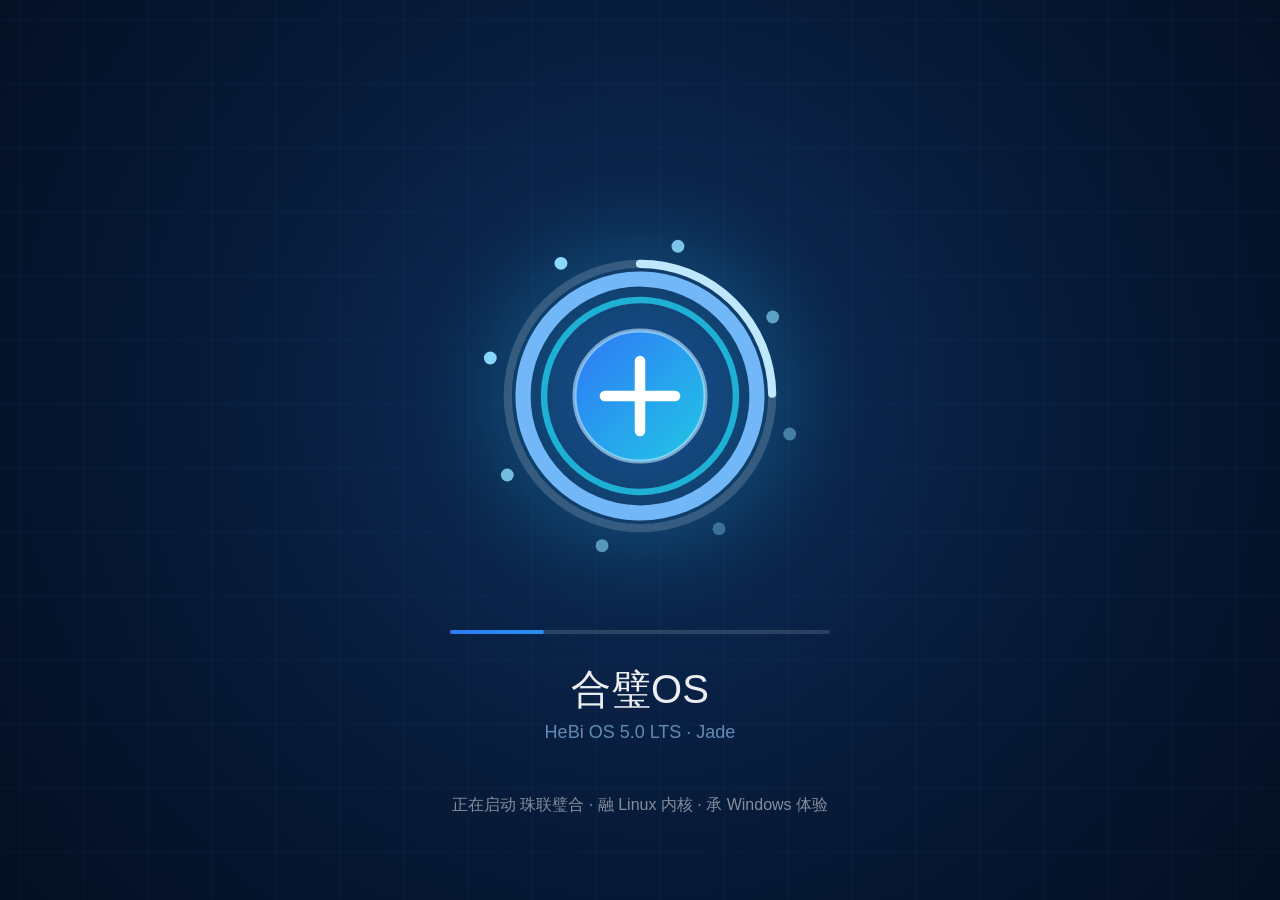
<file: HeBiOS-3.0-Web-Desktop.html>
<!DOCTYPE html>
<html lang="zh-CN">
<head>
<meta charset="UTF-8">
<meta name="viewport" content="width=device-width, initial-scale=1.0">
<title>合璧OS HeBi OS 5.0 LTS · Jade</title>
<link rel="icon" type="image/svg+xml" href="[data-uri]">
<style>
/* ============================================================
   合璧OS HeBi OS 5.0 — Web 桌面主题
   Windows 10 体验 + 珠联璧合品牌视觉
   ============================================================ */
:root {
  --hb-accent: #2E7CF6;
  --hb-accent2: #22C3E6;
  --hb-bg: #f3f3f3;
  --hb-panel: rgba(249, 249, 249, 0.85);
  --hb-panel-solid: #f9f9f9;
  --hb-text: #1b1b1b;
  --hb-text-2: #5c5c5c;
  --hb-border: #e1e1e1;
  --hb-card: #ffffff;
  --hb-hover: rgba(0, 0, 0, 0.06);
  --hb-active: rgba(0, 0, 0, 0.12);
  --hb-taskbar: rgba(23, 23, 23, 0.82);
  --hb-taskbar-text: #ffffff;
  --hb-shadow: 0 2px 10px rgba(0, 0, 0, 0.18);
  --hb-radius: 6px;
  --hb-font: "Segoe UI", "Microsoft YaHei", "Microsoft YaHei UI", "Noto Sans CJK SC", "PingFang SC", sans-serif;
  --hb-font-size: 14px;
  --hb-start: #2b579a;
}
.hb-dark {
  --hb-bg: #202020;
  --hb-panel: rgba(32, 32, 32, 0.85);
  --hb-panel-solid: #2d2d2d;
  --hb-text: #f0f0f0;
  --hb-text-2: #b5b5b5;
  --hb-border: #3d3d3d;
  --hb-card: #2b2b2b;
  --hb-hover: rgba(255, 255, 255, 0.08);
  --hb-active: rgba(255, 255, 255, 0.16);
  --hb-taskbar: rgba(0, 0, 0, 0.82);
  --hb-shadow: 0 2px 12px rgba(0, 0, 0, 0.5);
}
* { margin: 0; padding: 0; box-sizing: border-box; }
html, body { width: 100%; height: 100%; overflow: hidden; }
body {
  font-family: var(--hb-font);
  font-size: var(--hb-font-size);
  color: var(--hb-text);
  background: #000;
  user-select: none;
  -webkit-user-select: none;
}
button, input, select, textarea { font-family: inherit; font-size: inherit; color: inherit; }
::-webkit-scrollbar { width: 10px; height: 10px; }
::-webkit-scrollbar-thumb { background: rgba(140, 140, 140, 0.55); border-radius: 5px; border: 2px solid transparent; background-clip: content-box; }
::-webkit-scrollbar-thumb:hover { background: rgba(120, 120, 120, 0.8); border: 2px solid transparent; background-clip: content-box; }
::-webkit-scrollbar-track { background: transparent; }

/* ============ 开机动画 / 登录 / 锁屏 ============ */
#hb-boot {
  position: fixed; inset: 0; z-index: 10000;
  background: radial-gradient(ellipse at 50% 42%, #0d2f5e 0%, #071a38 45%, #030d1f 100%);
  display: flex; flex-direction: column; align-items: center; justify-content: center;
  transition: opacity 0.9s ease;
}
#hb-boot canvas { position: absolute; inset: 0; width: 100%; height: 100%; }
#hb-boot .boot-caption {
  position: absolute; bottom: 12%; left: 0; right: 0; text-align: center;
  color: rgba(255, 255, 255, 0.85); font-size: 15px; letter-spacing: 2px;
  text-shadow: 0 2px 8px rgba(0, 0, 0, 0.6);
}
#hb-boot .boot-caption .ring-dots { display: inline-flex; gap: 6px; margin-left: 10px; vertical-align: middle; }
#hb-boot .boot-caption .ring-dots i {
  width: 5px; height: 5px; border-radius: 50%; background: var(--hb-accent2);
  animation: hbDot 1.2s infinite ease-in-out;
}
#hb-boot .boot-caption .ring-dots i:nth-child(2) { animation-delay: 0.15s; }
#hb-boot .boot-caption .ring-dots i:nth-child(3) { animation-delay: 0.3s; }
#hb-boot .boot-caption .ring-dots i:nth-child(4) { animation-delay: 0.45s; }
#hb-boot .boot-caption .ring-dots i:nth-child(5) { animation-delay: 0.6s; }
@keyframes hbDot { 0%, 100% { opacity: 0.25; transform: scale(0.8); } 50% { opacity: 1; transform: scale(1.15); } }
#hb-boot.fade-out { opacity: 0; pointer-events: none; }

/* 登录界面 */
#hb-login {
  position: fixed; inset: 0; z-index: 9000; display: none;
  background: linear-gradient(140deg, #0a2740 0%, #123a6b 40%, #0d5fa8 75%, #1497c9 100%);
  flex-direction: column; align-items: center; justify-content: center;
}
#hb-login.show { display: flex; }
#hb-login .login-clock {
  position: absolute; top: 9%; left: 0; right: 0; text-align: center;
  color: #fff; text-shadow: 0 3px 14px rgba(0, 0, 0, 0.45);
}
#hb-login .login-clock .t { font-size: 84px; font-weight: 300; letter-spacing: 2px; line-height: 1; }
#hb-login .login-clock .d { font-size: 20px; margin-top: 8px; opacity: 0.92; }
#hb-login .login-users { display: flex; gap: 42px; margin-top: 26px; flex-wrap: wrap; justify-content: center; max-width: 900px; }
.hb-user-tile {
  display: flex; flex-direction: column; align-items: center; gap: 12px; cursor: pointer;
  padding: 18px 22px; border-radius: 12px; transition: background 0.18s; border: 2px solid transparent;
}
.hb-user-tile:hover { background: rgba(255, 255, 255, 0.14); }
.hb-user-tile.selected { background: rgba(255, 255, 255, 0.2); border-color: rgba(255, 255, 255, 0.55); }
.hb-user-tile .avatar {
  width: 108px; height: 108px; border-radius: 50%; overflow: hidden;
  border: 3px solid rgba(255, 255, 255, 0.75); box-shadow: 0 6px 22px rgba(0, 0, 0, 0.35);
  background: linear-gradient(135deg, var(--hb-accent), var(--hb-accent2));
  display: flex; align-items: center; justify-content: center;
}
.hb-user-tile .avatar img { width: 100%; height: 100%; object-fit: cover; }
.hb-user-tile .name { color: #fff; font-size: 17px; text-shadow: 0 2px 6px rgba(0, 0, 0, 0.5); }
.hb-user-tile .role { color: rgba(255, 255, 255, 0.72); font-size: 12px; margin-top: -8px; }
#hb-login .login-pwd {
  margin-top: 30px; display: none; flex-direction: column; align-items: center; gap: 14px;
}
#hb-login .login-pwd.show { display: flex; }
#hb-login .login-pwd .pwd-name { color: #fff; font-size: 21px; text-shadow: 0 2px 8px rgba(0,0,0,.5); }
#hb-login .login-pwd .pwd-row { display: flex; gap: 10px; }
#hb-login .login-pwd input {
  width: 240px; padding: 9px 14px; border-radius: 20px; border: none; outline: none;
  background: rgba(255, 255, 255, 0.92); font-size: 14px; text-align: center;
}
#hb-login .login-pwd .pwd-go {
  width: 40px; height: 40px; border-radius: 50%; border: none; cursor: pointer;
  background: rgba(255, 255, 255, 0.92); color: #0d5fa8; font-size: 17px; transition: transform 0.15s;
}
#hb-login .login-pwd .pwd-go:hover { transform: scale(1.1); }
#hb-login .login-pwd .pwd-hint { color: rgba(255, 255, 255, 0.75); font-size: 12px; }
#hb-login .login-pwd .pwd-err { color: #ffd7d7; font-size: 12px; min-height: 15px; }
#hb-login .login-bottom { position: absolute; bottom: 26px; right: 34px; display: flex; gap: 18px; }
#hb-login .login-bottom button {
  background: none; border: none; color: rgba(255, 255, 255, 0.85); cursor: pointer;
  font-size: 13px; display: flex; flex-direction: column; align-items: center; gap: 5px;
}
#hb-login .login-bottom button:hover { color: #fff; }
#hb-login .login-bottom .ico { font-size: 21px; }
#hb-login #lb-login {
  flex-direction: row; gap: 8px; padding: 10px 26px; border-radius: 999px;
  background: linear-gradient(135deg, #2E7CF6, #22C3E6); color: #fff; font-size: 15px; font-weight: 600;
  box-shadow: 0 6px 20px rgba(46, 124, 246, 0.45); transition: transform 0.15s, box-shadow 0.15s;
}
#hb-login #lb-login .ico { font-size: 17px; }
#hb-login #lb-login:hover { transform: translateY(-2px); box-shadow: 0 9px 26px rgba(46, 124, 246, 0.55); color: #fff; }

/* 锁屏 */
#hb-lock {
  position: fixed; inset: 0; z-index: 9500; display: none;
  background: linear-gradient(160deg, #123a6b 0%, #0d5fa8 60%, #1497c9 100%);
  flex-direction: column; align-items: center; justify-content: center; color: #fff;
}
#hb-lock.show { display: flex; }
#hb-lock .lock-time { font-size: 110px; font-weight: 200; text-shadow: 0 4px 24px rgba(0,0,0,.4); }
#hb-lock .lock-date { font-size: 22px; margin-top: 6px; opacity: 0.9; }
#hb-lock .lock-hint { position: absolute; bottom: 60px; font-size: 14px; opacity: 0.75; animation: hbPulse 2.2s infinite; }
@keyframes hbPulse { 0%,100% { opacity: 0.45; } 50% { opacity: 0.95; } }

/* ============ 桌面 ============ */
#hb-desktop { position: fixed; inset: 0; display: none; }
#hb-desktop.show { display: block; }
#hb-wallpaper {
  position: absolute; inset: 0; background-size: cover; background-position: center;
  transition: background-image 0.5s;
}
#hb-icons { position: absolute; top: 12px; left: 12px; bottom: 56px; display: flex; flex-direction: column; flex-wrap: wrap; align-content: flex-start; gap: 4px; }
.hb-dicon {
  width: 92px; height: 96px; display: flex; flex-direction: column; align-items: center; gap: 5px;
  padding: 8px 4px; border-radius: 6px; cursor: pointer; border: 1px solid transparent;
}
.hb-dicon:hover { background: rgba(255, 255, 255, 0.18); border-color: rgba(255, 255, 255, 0.25); }
.hb-dicon.selected { background: rgba(46, 124, 246, 0.35); border-color: rgba(120, 180, 255, 0.6); }
.hb-dicon .di-ico { width: 44px; height: 44px; display: flex; align-items: center; justify-content: center; filter: drop-shadow(0 2px 4px rgba(0,0,0,.35)); }
.hb-dicon .di-ico img, .hb-dicon .di-ico svg { width: 40px; height: 40px; }
.hb-dicon .di-name {
  color: #fff; font-size: 12px; text-align: center; line-height: 1.25; max-width: 86px;
  text-shadow: 0 1px 3px rgba(0, 0, 0, 0.9), 0 0 2px rgba(0, 0, 0, 0.6);
  overflow: hidden; display: -webkit-box; -webkit-line-clamp: 2; -webkit-box-orient: vertical;
}

/* ============ 任务栏 ============ */
#hb-taskbar {
  position: absolute; left: 0; right: 0; bottom: 0; height: 48px; z-index: 5000;
  background: var(--hb-taskbar); backdrop-filter: blur(18px); -webkit-backdrop-filter: blur(18px);
  display: flex; align-items: center; padding: 0 8px; gap: 4px;
}
#hb-taskbar .tb-start {
  width: 46px; height: 48px; border: none; background: none; cursor: pointer;
  display: flex; align-items: center; justify-content: center; transition: background 0.15s;
}
#hb-taskbar .tb-start:hover, #hb-taskbar .tb-start.open { background: rgba(255, 255, 255, 0.14); }
#hb-taskbar .tb-start img, #hb-taskbar .tb-start svg { width: 24px; height: 24px; }
#hb-taskbar .tb-search {
  height: 32px; width: 220px; margin-left: 6px; border-radius: 16px; border: 1px solid rgba(255,255,255,.22);
  background: rgba(255, 255, 255, 0.13); color: #fff; padding: 0 14px 0 34px; outline: none; font-size: 13px;
  background-image: url("data:image/svg+xml,%3Csvg xmlns='http://www.w3.org/2000/svg' width='14' height='14' viewBox='0 0 24 24' fill='none' stroke='white' stroke-width='2.4'%3E%3Ccircle cx='11' cy='11' r='7'/%3E%3Cpath d='m20 20-3.5-3.5'/%3E%3C/svg%3E");
  background-repeat: no-repeat; background-position: 11px center;
}
#hb-taskbar .tb-search::placeholder { color: rgba(255, 255, 255, 0.65); }
#hb-taskbar .tb-tasks { flex: 1; display: flex; align-items: center; gap: 4px; overflow: hidden; }
.tb-task {
  height: 40px; min-width: 44px; max-width: 190px; padding: 0 12px; border: none; border-radius: 4px;
  background: rgba(255, 255, 255, 0.07); color: var(--hb-taskbar-text); cursor: pointer;
  display: flex; align-items: center; gap: 8px; font-size: 12.5px; position: relative; overflow: hidden;
  border-bottom: 2px solid transparent; transition: background 0.15s;
}
.tb-task:hover { background: rgba(255, 255, 255, 0.16); }
.tb-task.running { border-bottom-color: var(--hb-accent2); background: rgba(255, 255, 255, 0.11); }
.tb-task.active { background: rgba(255, 255, 255, 0.2); }
.tb-task img, .tb-task svg { width: 18px; height: 18px; flex: none; }
.tb-task span { overflow: hidden; white-space: nowrap; text-overflow: ellipsis; }
#hb-taskbar .tb-tray { display: flex; align-items: center; gap: 2px; padding-left: 6px; }
.tb-tray-btn {
  height: 40px; min-width: 34px; padding: 0 7px; border: none; background: none; border-radius: 4px;
  color: var(--hb-taskbar-text); cursor: pointer; font-size: 13px; display: flex; align-items: center; gap: 6px;
}
.tb-tray-btn:hover { background: rgba(255, 255, 255, 0.16); }
#tb-clock { flex-direction: column; gap: 0; line-height: 1.25; font-size: 11.5px; text-align: center; }
#hb-taskbar .tb-showdesk { width: 8px; height: 48px; border: none; background: none; cursor: pointer; border-left: 1px solid rgba(255,255,255,.2); margin-left: 4px; }
#hb-taskbar .tb-showdesk:hover { background: rgba(255, 255, 255, 0.16); }

/* ============ 开始菜单 ============ */
#hb-start {
  position: absolute; left: 6px; bottom: 54px; width: 560px; z-index: 6000;
  background: var(--hb-panel); backdrop-filter: blur(26px); -webkit-backdrop-filter: blur(26px);
  border-radius: 10px; box-shadow: 0 12px 44px rgba(0, 0, 0, 0.45);
  border: 1px solid rgba(255, 255, 255, 0.12);
  display: none; flex-direction: column; overflow: hidden;
  animation: hbStartIn 0.16s ease;
}
@keyframes hbStartIn { from { transform: translateY(14px); opacity: 0; } to { transform: none; opacity: 1; } }
#hb-start.show { display: flex; }
.hb-start-head { padding: 14px 18px 10px; display: flex; align-items: center; gap: 12px; }
.hb-start-head .avatar { width: 42px; height: 42px; border-radius: 50%; overflow: hidden; background: linear-gradient(135deg, var(--hb-accent), var(--hb-accent2)); display: flex; align-items: center; justify-content: center; }
.hb-start-head .avatar img { width: 100%; height: 100%; }
.hb-start-head .un { font-size: 15px; font-weight: 600; }
.hb-start-head .ur { font-size: 11.5px; color: var(--hb-text-2); }
.hb-start-search { margin: 4px 18px 10px; height: 32px; border-radius: 16px; border: 1px solid var(--hb-border); background: var(--hb-card); display: flex; align-items: center; padding: 0 14px; gap: 8px; }
.hb-start-search input { flex: 1; border: none; outline: none; background: none; font-size: 13px; }
.hb-start-body { display: flex; min-height: 300px; }
.hb-start-apps { flex: 1; padding: 4px 10px 12px; overflow-y: auto; max-height: 430px; }
.hb-start-sec { display: flex; align-items: center; justify-content: space-between; padding: 8px 8px 6px; font-size: 12.5px; font-weight: 600; }
.hb-start-sec button { border: none; background: none; font-size: 11.5px; color: var(--hb-text-2); cursor: pointer; padding: 2px 6px; border-radius: 4px; }
.hb-start-sec button:hover { background: var(--hb-hover); }
.hb-start-grid { display: grid; grid-template-columns: repeat(3, 1fr); gap: 2px; }
.hb-start-item {
  display: flex; flex-direction: column; align-items: center; gap: 7px; padding: 12px 6px 10px;
  border-radius: 6px; cursor: pointer; border: none; background: none; text-align: center;
}
.hb-start-item:hover { background: var(--hb-hover); }
.hb-start-item img, .hb-start-item svg { width: 30px; height: 30px; }
.hb-start-item .nm { font-size: 11.5px; line-height: 1.2; max-width: 88px; overflow: hidden; text-overflow: ellipsis; white-space: nowrap; }
.hb-start-list { display: flex; flex-direction: column; }
.hb-start-row {
  display: flex; align-items: center; gap: 12px; padding: 8px 10px; border-radius: 6px; cursor: pointer;
  border: none; background: none; text-align: left; font-size: 13px;
}
.hb-start-row:hover { background: var(--hb-hover); }
.hb-start-row img, .hb-start-row svg { width: 20px; height: 20px; }
.hb-start-row .arr { margin-left: auto; color: var(--hb-text-2); font-size: 11px; }
.hb-start-foot { border-top: 1px solid var(--hb-border); padding: 10px 16px; display: flex; align-items: center; gap: 6px; background: var(--hb-panel-solid); }
.hb-start-foot .user-mini { display: flex; align-items: center; gap: 9px; font-size: 13px; padding: 5px 8px; border-radius: 6px; cursor: pointer; border: none; background: none; }
.hb-start-foot .user-mini:hover { background: var(--hb-hover); }
.hb-start-foot .user-mini .avatar { width: 26px; height: 26px; border-radius: 50%; overflow: hidden; background: linear-gradient(135deg, var(--hb-accent), var(--hb-accent2)); }
.hb-start-foot .user-mini .avatar img { width: 100%; height: 100%; }
.hb-start-foot .pwr { margin-left: auto; display: flex; gap: 2px; }
.hb-start-foot .pwr button {
  width: 36px; height: 36px; border: none; background: none; border-radius: 6px; cursor: pointer;
  font-size: 16px; color: var(--hb-text); display: flex; align-items: center; justify-content: center;
}
.hb-start-foot .pwr button:hover { background: var(--hb-hover); }

/* ============ 窗口 ============ */
.hb-win {
  position: absolute; background: var(--hb-panel-solid); border-radius: var(--hb-radius);
  box-shadow: var(--hb-shadow); display: flex; flex-direction: column; overflow: hidden;
  min-width: 320px; min-height: 200px; border: 1px solid var(--hb-border);
  animation: hbWinIn 0.14s ease;
}
@keyframes hbWinIn { from { transform: scale(0.96); opacity: 0.4; } to { transform: scale(1); opacity: 1; } }
.hb-win.closing { animation: hbWinOut 0.12s ease forwards; }
@keyframes hbWinOut { to { transform: scale(0.94); opacity: 0; } }
.hb-win.minimizing { animation: hbWinMin 0.16s ease forwards; }
@keyframes hbWinMin { to { transform: scale(0.7) translateY(40vh); opacity: 0; } }
.hb-win.maxed { border-radius: 0; }
.hb-win.inactive { box-shadow: 0 1px 5px rgba(0, 0, 0, 0.12); }
.hb-win.inactive .hb-title { color: var(--hb-text-2); }
.hb-titlebar {
  height: 38px; flex: none; display: flex; align-items: center; padding: 0 4px 0 12px;
  background: var(--hb-panel-solid); border-bottom: 1px solid var(--hb-border); cursor: default;
}
.hb-titlebar .t-ico { width: 18px; height: 18px; margin-right: 9px; display: flex; align-items: center; }
.hb-titlebar .t-ico img, .hb-titlebar .t-ico svg { width: 17px; height: 17px; }
.hb-titlebar .t-txt { flex: 1; font-size: 12.8px; font-weight: 600; overflow: hidden; white-space: nowrap; text-overflow: ellipsis; }
.hb-titlebar .t-btns { display: flex; margin-left: 8px; }
.hb-titlebar .t-btns button {
  width: 46px; height: 38px; border: none; background: none; cursor: pointer; font-size: 13px;
  color: var(--hb-text); display: flex; align-items: center; justify-content: center;
}
.hb-titlebar .t-btns button:hover { background: var(--hb-hover); }
.hb-titlebar .t-btns .t-close:hover { background: #e81123; color: #fff; }
.hb-win-body { flex: 1; overflow: auto; position: relative; background: var(--hb-card); }
.hb-resize { position: absolute; z-index: 5; }
.hb-resize.e { top: 0; right: -3px; width: 7px; height: 100%; cursor: ew-resize; }
.hb-resize.w { top: 0; left: -3px; width: 7px; height: 100%; cursor: ew-resize; }
.hb-resize.s { bottom: -3px; left: 0; height: 7px; width: 100%; cursor: ns-resize; }
.hb-resize.n { top: -3px; left: 0; height: 7px; width: 100%; cursor: ns-resize; }
.hb-resize.se { bottom: -3px; right: -3px; width: 12px; height: 12px; cursor: nwse-resize; }
.hb-resize.sw { bottom: -3px; left: -3px; width: 12px; height: 12px; cursor: nesw-resize; }
.hb-resize.ne { top: -3px; right: -3px; width: 12px; height: 12px; cursor: nesw-resize; }
.hb-resize.nw { top: -3px; left: -3px; width: 12px; height: 12px; cursor: nwsw-resize; }
.hb-snap-ghost { position: absolute; background: rgba(46, 124, 246, 0.25); border: 2px solid var(--hb-accent); border-radius: 4px; z-index: 4000; pointer-events: none; display: none; }

/* ============ 通知 / 操作中心 ============ */
#hb-toasts { position: absolute; right: 12px; bottom: 58px; z-index: 8000; display: flex; flex-direction: column; gap: 8px; }
.hb-toast {
  width: 330px; background: var(--hb-panel-solid); border: 1px solid var(--hb-border); border-radius: 8px;
  box-shadow: var(--hb-shadow); padding: 12px 14px; display: flex; gap: 11px; animation: hbToastIn 0.22s ease;
}
@keyframes hbToastIn { from { transform: translateX(40px); opacity: 0; } to { transform: none; opacity: 1; } }
.hb-toast.out { animation: hbToastOut 0.2s ease forwards; }
@keyframes hbToastOut { to { transform: translateX(60px); opacity: 0; } }
.hb-toast .tt-ico { width: 34px; height: 34px; flex: none; display: flex; align-items: center; justify-content: center; }
.hb-toast .tt-ico img, .hb-toast .tt-ico svg { width: 30px; height: 30px; }
.hb-toast .tt-body { flex: 1; min-width: 0; }
.hb-toast .tt-title { font-size: 13px; font-weight: 600; margin-bottom: 2px; }
.hb-toast .tt-msg { font-size: 12px; color: var(--hb-text-2); line-height: 1.4; }
#hb-action {
  position: absolute; right: 6px; bottom: 54px; width: 340px; z-index: 6000;
  background: var(--hb-panel); backdrop-filter: blur(26px); border-radius: 10px; box-shadow: 0 12px 44px rgba(0,0,0,.4);
  border: 1px solid var(--hb-border); display: none; flex-direction: column; padding: 14px;
}
#hb-action.show { display: flex; }
#hb-action .ac-quick { display: grid; grid-template-columns: repeat(3, 1fr); gap: 6px; margin-bottom: 12px; }
.ac-quick button { border: none; background: var(--hb-card); border: 1px solid var(--hb-border); border-radius: 6px; padding: 9px 4px; font-size: 11.5px; cursor: pointer; display: flex; flex-direction: column; align-items: center; gap: 5px; }
.ac-quick button:hover { background: var(--hb-hover); }
.ac-quick button.on { background: var(--hb-accent); color: #fff; border-color: var(--hb-accent); }
.ac-quick .qi { font-size: 17px; }
#hb-action .ac-cal { border-top: 1px solid var(--hb-border); padding-top: 10px; }
#hb-action .ac-cal .cal-date { font-size: 12.5px; margin-bottom: 8px; color: var(--hb-text-2); }
#hb-action .ac-cal .cal-grid { display: grid; grid-template-columns: repeat(7, 1fr); gap: 2px; font-size: 11px; text-align: center; }
#hb-action .ac-cal .cal-grid .hd { color: var(--hb-text-2); padding: 3px 0; }
#hb-action .ac-cal .cal-grid .cd { padding: 4px 0; border-radius: 50%; }
#hb-action .ac-cal .cal-grid .cd.today { background: var(--hb-accent); color: #fff; }
#hb-action .ac-notif-title { font-size: 12.5px; font-weight: 600; margin-bottom: 8px; display: flex; justify-content: space-between; }
#hb-action .ac-notif-title button { border: none; background: none; color: var(--hb-accent); cursor: pointer; font-size: 11.5px; }

/* ============ 右键菜单 ============ */
.hb-ctx {
  position: absolute; z-index: 9000; min-width: 190px; background: var(--hb-panel-solid);
  border: 1px solid var(--hb-border); border-radius: 6px; box-shadow: var(--hb-shadow); padding: 4px 0;
  animation: hbCtxIn 0.1s ease;
}
@keyframes hbCtxIn { from { opacity: 0; transform: scale(0.97); } to { opacity: 1; transform: none; } }
.hb-ctx .ci {
  display: flex; align-items: center; gap: 10px; padding: 7px 16px; font-size: 12.8px; cursor: pointer;
  border: none; background: none; width: 100%; text-align: left;
}
.hb-ctx .ci:hover { background: var(--hb-hover); }
.hb-ctx .ci .cic { margin-left: auto; color: var(--hb-text-2); font-size: 11px; }
.hb-ctx .ci.disabled { opacity: 0.45; pointer-events: none; }
.hb-ctx .sep { height: 1px; background: var(--hb-border); margin: 4px 10px; }
.hb-ctx .ci .ci-ico { width: 16px; text-align: center; }

/* ============ 通用控件 ============ */
.hb-btn {
  padding: 7px 18px; border-radius: 4px; border: 1px solid var(--hb-border); background: var(--hb-card);
  cursor: pointer; font-size: 13px; transition: background 0.12s;
}
.hb-btn:hover { background: var(--hb-hover); }
.hb-btn.primary { background: var(--hb-accent); border-color: var(--hb-accent); color: #fff; }
.hb-btn.primary:hover { filter: brightness(1.1); }
.hb-btn.danger { background: #c42b1c; border-color: #c42b1c; color: #fff; }
.hb-btn:disabled { opacity: 0.5; cursor: default; }
.hb-input, .hb-select {
  padding: 7px 10px; border-radius: 4px; border: 1px solid var(--hb-border); background: var(--hb-card);
  outline: none; font-size: 13px; width: 100%;
}
.hb-input:focus, .hb-select:focus { border-color: var(--hb-accent); }
.hb-switch { position: relative; width: 42px; height: 22px; flex: none; cursor: pointer; }
.hb-switch input { display: none; }
.hb-switch .tr {
  position: absolute; inset: 0; border-radius: 11px; background: rgba(120,120,120,.45); transition: background 0.15s;
}
.hb-switch .tr::after {
  content: ""; position: absolute; top: 3px; left: 3px; width: 16px; height: 16px; border-radius: 50%;
  background: #fff; transition: transform 0.15s;
}
.hb-switch input:checked + .tr { background: var(--hb-accent); }
.hb-switch input:checked + .tr::after { transform: translateX(20px); }
.hb-slider { -webkit-appearance: none; width: 100%; height: 4px; border-radius: 2px; background: rgba(120,120,120,.4); outline: none; }
.hb-slider::-webkit-slider-thumb {
  -webkit-appearance: none; width: 16px; height: 16px; border-radius: 50%; background: var(--hb-accent);
  border: 3px solid #fff; box-shadow: 0 1px 4px rgba(0,0,0,.3); cursor: pointer;
}
.hb-progress { height: 4px; border-radius: 2px; background: var(--hb-border); overflow: hidden; }
.hb-progress > div { height: 100%; background: var(--hb-accent); border-radius: 2px; transition: width 0.2s; }
.hb-tag { display: inline-block; padding: 1px 8px; border-radius: 9px; font-size: 10.5px; background: rgba(46,124,246,.14); color: var(--hb-accent); border: 1px solid rgba(46,124,246,.3); }
.hb-tag.green { background: rgba(16,160,80,.14); color: #0e9b50; border-color: rgba(16,160,80,.35); }
.hb-tag.gray { background: rgba(120,120,120,.15); color: var(--hb-text-2); border-color: var(--hb-border); }
.hb-tag.orange { background: rgba(230,140,20,.15); color: #c47a10; border-color: rgba(230,140,20,.35); }

/* ============ 对话框 ============ */
.hb-dlg-mask { position: absolute; inset: 0; background: rgba(0, 0, 0, 0.32); z-index: 8500; display: flex; align-items: center; justify-content: center; }
.hb-dlg {
  width: 420px; max-width: 92vw; background: var(--hb-panel-solid); border-radius: 8px; box-shadow: 0 16px 54px rgba(0,0,0,.5);
  border: 1px solid var(--hb-border); overflow: hidden; animation: hbWinIn 0.15s ease;
}
.hb-dlg .d-head { padding: 15px 20px 4px; font-size: 15px; font-weight: 600; }
.hb-dlg .d-body { padding: 10px 20px 16px; font-size: 13px; color: var(--hb-text); line-height: 1.55; }
.hb-dlg .d-body input, .hb-dlg .d-body select { margin-top: 8px; }
.hb-dlg .d-foot { padding: 12px 20px; display: flex; justify-content: flex-end; gap: 8px; background: var(--hb-panel-solid); border-top: 1px solid var(--hb-border); }

/* ============ 文件管理器 ============ */
.fm-toolbar { display: flex; align-items: center; gap: 4px; padding: 6px 10px; border-bottom: 1px solid var(--hb-border); background: var(--hb-panel-solid); flex-wrap: wrap; }
.fm-toolbar button {
  border: none; background: none; padding: 6px 10px; border-radius: 4px; cursor: pointer; font-size: 12.5px;
  display: flex; align-items: center; gap: 6px; color: var(--hb-text);
}
.fm-toolbar button:hover { background: var(--hb-hover); }
.fm-toolbar button:disabled { opacity: 0.4; cursor: default; }
.fm-toolbar button:disabled:hover { background: none; }
.fm-addr { display: flex; align-items: center; gap: 6px; padding: 5px 10px; border-bottom: 1px solid var(--hb-border); background: var(--hb-panel-solid); }
.fm-addr .fa-icon { display: flex; gap: 2px; }
.fm-addr .fa-icon button { width: 28px; height: 28px; border: none; background: none; border-radius: 4px; cursor: pointer; color: var(--hb-text); font-size: 14px; }
.fm-addr .fa-icon button:hover { background: var(--hb-hover); }
.fm-addr .fa-path { flex: 1; display: flex; align-items: center; gap: 3px; background: var(--hb-card); border: 1px solid var(--hb-border); border-radius: 4px; padding: 5px 10px; font-size: 12.5px; overflow-x: auto; white-space: nowrap; }
.fm-addr .fa-path .crumb { cursor: pointer; padding: 1px 4px; border-radius: 3px; border: none; background: none; color: var(--hb-text); font-size: 12.5px; }
.fm-addr .fa-path .crumb:hover { background: var(--hb-hover); }
.fm-addr .fa-search { width: 170px; border: 1px solid var(--hb-border); border-radius: 4px; padding: 5px 10px; font-size: 12px; outline: none; background: var(--hb-card); }
.fm-main { display: flex; flex: 1; min-height: 0; }
.fm-side { width: 190px; flex: none; border-right: 1px solid var(--hb-border); overflow-y: auto; padding: 8px 6px; background: var(--hb-panel-solid); }
.fm-side .fs-item { display: flex; align-items: center; gap: 9px; padding: 7px 10px; border-radius: 5px; cursor: pointer; font-size: 12.5px; border: none; background: none; width: 100%; text-align: left; color: var(--hb-text); }
.fm-side .fs-item:hover { background: var(--hb-hover); }
.fm-side .fs-item.active { background: rgba(46,124,246,.13); color: var(--hb-accent); font-weight: 600; }
.fm-side .fs-item .fsi { width: 17px; text-align: center; }
.fm-side .fs-head { font-size: 11px; color: var(--hb-text-2); padding: 10px 10px 4px; }
.fm-content { flex: 1; overflow: auto; padding: 10px; }
.fm-grid { display: grid; grid-template-columns: repeat(auto-fill, minmax(92px, 1fr)); gap: 4px; }
.fm-item { display: flex; flex-direction: column; align-items: center; gap: 6px; padding: 10px 4px; border-radius: 6px; cursor: pointer; border: 1px solid transparent; }
.fm-item:hover { background: var(--hb-hover); }
.fm-item.selected { background: rgba(46,124,246,.13); border-color: rgba(46,124,246,.4); }
.fm-item .fi-ico { font-size: 34px; line-height: 1; }
.fm-item .fi-name { font-size: 11.5px; text-align: center; line-height: 1.25; word-break: break-all; max-width: 88px; display: -webkit-box; -webkit-line-clamp: 2; -webkit-box-orient: vertical; overflow: hidden; }
.fm-list { width: 100%; }
.fm-list .fl-head, .fm-list .fl-row { display: grid; grid-template-columns: 1fr 130px 90px 150px; gap: 8px; padding: 6px 10px; font-size: 12.5px; align-items: center; }
.fm-list .fl-head { color: var(--hb-text-2); border-bottom: 1px solid var(--hb-border); font-size: 11.5px; position: sticky; top: -10px; background: var(--hb-card); z-index: 2; }
.fm-list .fl-row { border-radius: 4px; cursor: pointer; border: 1px solid transparent; }
.fm-list .fl-row:hover { background: var(--hb-hover); }
.fm-list .fl-row.selected { background: rgba(46,124,246,.13); border-color: rgba(46,124,246,.4); }
.fm-list .fl-row .nm { display: flex; align-items: center; gap: 9px; min-width: 0; }
.fm-list .fl-row .nm .fi { font-size: 17px; }
.fm-list .fl-row .nm span { overflow: hidden; white-space: nowrap; text-overflow: ellipsis; }
.fm-list .fl-row .dim { color: var(--hb-text-2); font-size: 11.5px; }
.fm-status { flex: none; padding: 5px 14px; border-top: 1px solid var(--hb-border); font-size: 11.5px; color: var(--hb-text-2); display: flex; justify-content: space-between; background: var(--hb-panel-solid); }
.fm-empty { text-align: center; color: var(--hb-text-2); padding: 60px 0; font-size: 13px; }

/* ============ 音乐播放器 ============ */
.mu-app { display: flex; flex-direction: column; height: 100%; background: linear-gradient(180deg, #1d2b3a 0%, #141d28 100%); color: #e8eef5; }
.mu-top { display: flex; gap: 18px; padding: 20px 22px 14px; }
.mu-cover { width: 150px; height: 150px; border-radius: 10px; flex: none; box-shadow: 0 8px 26px rgba(0,0,0,.5); overflow: hidden; position: relative; background: linear-gradient(135deg, var(--hb-accent), var(--hb-accent2)); }
.mu-cover img { width: 100%; height: 100%; object-fit: cover; }
.mu-cover .rot { animation: muRot 14s linear infinite; }
@keyframes muRot { to { transform: rotate(360deg); } }
.mu-cover.paused .rot { animation-play-state: paused; }
.mu-meta { flex: 1; min-width: 0; display: flex; flex-direction: column; }
.mu-meta .mu-title { font-size: 21px; font-weight: 600; margin-bottom: 4px; }
.mu-meta .mu-artist { font-size: 13px; opacity: .75; margin-bottom: 12px; }
.mu-viz { flex: 1; min-height: 46px; }
.mu-viz canvas { width: 100%; height: 100%; display: block; }
.mu-ctrl { display: flex; align-items: center; gap: 14px; padding: 6px 22px 10px; }
.mu-ctrl button { border: none; background: none; color: #e8eef5; cursor: pointer; font-size: 17px; width: 36px; height: 36px; border-radius: 50%; display: flex; align-items: center; justify-content: center; }
.mu-ctrl button:hover { background: rgba(255,255,255,.12); }
.mu-ctrl .mu-play { width: 46px; height: 46px; background: #fff; color: #1d2b3a; font-size: 19px; }
.mu-ctrl .mu-play:hover { background: rgba(255,255,255,.88); }
.mu-bar { flex: 1; display: flex; align-items: center; gap: 10px; font-size: 11px; opacity: .85; }
.mu-bar .track { flex: 1; height: 4px; border-radius: 2px; background: rgba(255,255,255,.22); cursor: pointer; position: relative; }
.mu-bar .track > div { position: absolute; left: 0; top: 0; bottom: 0; border-radius: 2px; background: var(--hb-accent2); }
.mu-vol { display: flex; align-items: center; gap: 7px; width: 110px; }
.mu-vol input { flex: 1; }
.mu-list { flex: 1; overflow-y: auto; padding: 4px 10px 12px; border-top: 1px solid rgba(255,255,255,.1); }
.mu-track { display: flex; align-items: center; gap: 12px; padding: 8px 12px; border-radius: 6px; cursor: pointer; font-size: 12.8px; }
.mu-track:hover { background: rgba(255,255,255,.08); }
.mu-track.playing { background: rgba(34,195,230,.16); color: var(--hb-accent2); }
.mu-track .tnum { width: 20px; text-align: center; opacity: .6; font-size: 11.5px; }
.mu-track .tname { flex: 1; min-width: 0; overflow: hidden; white-space: nowrap; text-overflow: ellipsis; }
.mu-track .tartist { width: 130px; font-size: 11.5px; opacity: .65; overflow: hidden; white-space: nowrap; text-overflow: ellipsis; }
.mu-track .tdur { font-size: 11.5px; opacity: .65; }
.mu-track .tplay { width: 16px; text-align: center; }

/* ============ 设置 ============ */
.st-app { display: flex; height: 100%; }
.st-side { width: 210px; flex: none; border-right: 1px solid var(--hb-border); overflow-y: auto; padding: 10px 8px; background: var(--hb-panel-solid); }
.st-side .ss-user { display: flex; align-items: center; gap: 10px; padding: 8px 10px 14px; font-size: 13px; font-weight: 600; }
.st-side .ss-user .avatar { width: 34px; height: 34px; border-radius: 50%; background: linear-gradient(135deg, var(--hb-accent), var(--hb-accent2)); overflow: hidden; display: flex; align-items: center; justify-content: center; }
.st-side .ss-user .avatar img { width: 100%; height: 100%; }
.st-nav { display: flex; flex-direction: column; gap: 1px; }
.st-nav .sn-item { display: flex; align-items: center; gap: 11px; padding: 8px 12px; border-radius: 6px; cursor: pointer; font-size: 13px; border: none; background: none; width: 100%; text-align: left; color: var(--hb-text); position: relative; }
.st-nav .sn-item:hover { background: var(--hb-hover); }
.st-nav .sn-item.active { background: rgba(46,124,246,.13); color: var(--hb-accent); font-weight: 600; }
.st-nav .sn-item .sni { width: 19px; text-align: center; font-size: 15px; }
.st-main { flex: 1; overflow-y: auto; padding: 22px 28px; }
.st-main h2 { font-size: 20px; margin-bottom: 4px; }
.st-main .st-sub { font-size: 12.5px; color: var(--hb-text-2); margin-bottom: 20px; }
.st-card { background: var(--hb-card); border: 1px solid var(--hb-border); border-radius: 8px; padding: 16px 18px; margin-bottom: 14px; }
.st-card h3 { font-size: 14px; margin-bottom: 12px; display: flex; align-items: center; gap: 8px; }
.st-row { display: flex; align-items: center; justify-content: space-between; gap: 14px; padding: 10px 0; border-bottom: 1px solid var(--hb-border); font-size: 13px; }
.st-row:last-child { border-bottom: none; }
.st-row .sr-label { flex: 1; }
.st-row .sr-label .srl-sub { font-size: 11.5px; color: var(--hb-text-2); margin-top: 2px; }
.st-row .sr-ctl { flex: none; display: flex; align-items: center; gap: 8px; }
.st-row .sr-ctl.wide { width: 220px; }
.st-theme-preview { width: 120px; height: 72px; border-radius: 6px; border: 2px solid var(--hb-border); cursor: pointer; background-size: cover; background-position: center; position: relative; overflow: hidden; }
.st-theme-preview.sel { border-color: var(--hb-accent); }
.st-theme-preview .stp-check { position: absolute; right: 5px; bottom: 5px; width: 18px; height: 18px; border-radius: 50%; background: var(--hb-accent); color: #fff; font-size: 11px; display: none; align-items: center; justify-content: center; }
.st-theme-preview.sel .stp-check { display: flex; }
.st-wall-grid { display: grid; grid-template-columns: repeat(auto-fill, minmax(130px, 1fr)); gap: 10px; }
.st-accents { display: flex; gap: 9px; flex-wrap: wrap; }
.st-accent-dot { width: 28px; height: 28px; border-radius: 50%; cursor: pointer; border: 2px solid transparent; }
.st-accent-dot.sel { border-color: var(--hb-text); }
.st-font-preview { border: 1px solid var(--hb-border); border-radius: 6px; padding: 14px 16px; margin-top: 10px; background: var(--hb-card); line-height: 1.7; }
.st-user-row { display: flex; align-items: center; gap: 13px; padding: 11px 0; border-bottom: 1px solid var(--hb-border); }
.st-user-row:last-child { border-bottom: none; }
.st-user-row .avatar { width: 40px; height: 40px; border-radius: 50%; background: linear-gradient(135deg, var(--hb-accent), var(--hb-accent2)); overflow: hidden; flex: none; display: flex; align-items: center; justify-content: center; font-size: 17px; }
.st-user-row .su-info { flex: 1; }
.st-user-row .su-name { font-size: 13.5px; font-weight: 600; }
.st-user-row .su-role { font-size: 11.5px; color: var(--hb-text-2); }
.st-drv-row { display: flex; align-items: center; gap: 12px; padding: 10px 0; border-bottom: 1px solid var(--hb-border); font-size: 13px; }
.st-drv-row:last-child { border-bottom: none; }
.st-drv-row .drv-ico { width: 34px; height: 34px; border-radius: 6px; background: rgba(46,124,246,.12); display: flex; align-items: center; justify-content: center; font-size: 16px; flex: none; }
.st-drv-row .drv-info { flex: 1; }
.st-drv-row .drv-name { font-weight: 600; font-size: 13px; }
.st-drv-row .drv-desc { font-size: 11.5px; color: var(--hb-text-2); }
.st-about-logo { display: flex; align-items: center; gap: 16px; margin-bottom: 18px; }
.st-about-logo img { width: 64px; height: 64px; }
.st-about-logo .al-name { font-size: 22px; font-weight: 700; }
.st-about-logo .al-ver { font-size: 12px; color: var(--hb-text-2); }
.st-spec-grid { display: grid; grid-template-columns: 1fr 1fr; gap: 8px 20px; font-size: 12.8px; }
.st-spec-grid .sp-k { color: var(--hb-text-2); }
.st-spec-grid .sp-v { font-weight: 600; }

/* ============ 应用商店 ============ */
.so-app { display: flex; flex-direction: column; height: 100%; }
.so-tabs { display: flex; gap: 2px; padding: 10px 16px 0; border-bottom: 1px solid var(--hb-border); background: var(--hb-panel-solid); }
.so-tabs button { border: none; background: none; padding: 9px 18px; font-size: 13.5px; cursor: pointer; border-radius: 6px 6px 0 0; color: var(--hb-text-2); position: relative; }
.so-tabs button:hover { color: var(--hb-text); }
.so-tabs button.active { color: var(--hb-accent); font-weight: 600; background: var(--hb-card); border: 1px solid var(--hb-border); border-bottom-color: var(--hb-card); margin-bottom: -1px; }
.so-banner { margin: 14px 16px 4px; border-radius: 10px; padding: 24px 28px; background: linear-gradient(120deg, var(--hb-accent), var(--hb-accent2)); color: #fff; position: relative; overflow: hidden; }
.so-banner .sb-title { font-size: 20px; font-weight: 700; margin-bottom: 6px; }
.so-banner .sb-sub { font-size: 12.5px; opacity: .9; max-width: 60%; }
.so-banner .sb-deco { position: absolute; right: -30px; top: -30px; width: 180px; height: 180px; border-radius: 50%; background: rgba(255,255,255,.14); }
.so-banner .sb-deco2 { position: absolute; right: 60px; bottom: -60px; width: 130px; height: 130px; border-radius: 50%; background: rgba(255,255,255,.1); }
.so-body { flex: 1; overflow-y: auto; padding: 14px 16px; }
.so-sec-title { font-size: 15px; font-weight: 700; margin: 14px 0 10px; display: flex; align-items: center; gap: 8px; }
.so-grid { display: grid; grid-template-columns: repeat(auto-fill, minmax(230px, 1fr)); gap: 12px; }
.so-card { background: var(--hb-card); border: 1px solid var(--hb-border); border-radius: 8px; padding: 14px; display: flex; gap: 12px; transition: box-shadow .15s, transform .15s; }
.so-card:hover { box-shadow: var(--hb-shadow); transform: translateY(-1px); }
.so-card .sc-ico { width: 46px; height: 46px; border-radius: 9px; flex: none; display: flex; align-items: center; justify-content: center; font-size: 23px; background: linear-gradient(135deg, rgba(46,124,246,.14), rgba(34,195,230,.14)); }
.so-card .sc-body { flex: 1; min-width: 0; }
.so-card .sc-name { font-size: 13.5px; font-weight: 700; display: flex; align-items: center; gap: 6px; }
.so-card .sc-dev { font-size: 11px; color: var(--hb-text-2); margin: 1px 0 4px; }
.so-card .sc-desc { font-size: 11.8px; color: var(--hb-text-2); line-height: 1.45; display: -webkit-box; -webkit-line-clamp: 2; -webkit-box-orient: vertical; overflow: hidden; min-height: 34px; }
.so-card .sc-foot { display: flex; align-items: center; gap: 6px; margin-top: 9px; }
.so-card .sc-install { padding: 4px 14px; font-size: 11.8px; }
.so-card .sc-meta { font-size: 10.8px; color: var(--hb-text-2); margin-left: auto; }
.so-source-row { display: flex; align-items: center; gap: 13px; padding: 13px 15px; border: 1px solid var(--hb-border); border-radius: 8px; margin-bottom: 10px; background: var(--hb-card); }
.so-source-row .ss-ico { width: 40px; height: 40px; border-radius: 8px; display: flex; align-items: center; justify-content: center; font-size: 20px; flex: none; }
.so-source-row .ss-info { flex: 1; }
.so-source-row .ss-name { font-size: 13.5px; font-weight: 700; }
.so-source-row .ss-desc { font-size: 11.5px; color: var(--hb-text-2); }
.so-install-mask { position: absolute; inset: 0; background: rgba(0,0,0,.35); z-index: 20; display: flex; align-items: center; justify-content: center; }
.so-install-box { background: var(--hb-panel-solid); border-radius: 8px; padding: 20px 24px; width: 320px; box-shadow: 0 12px 40px rgba(0,0,0,.4); }
.so-install-box .ib-name { font-size: 14px; font-weight: 700; margin-bottom: 4px; }
.so-install-box .ib-st { font-size: 11.5px; color: var(--hb-text-2); margin: 8px 0 6px; }

/* ============ 办公助手 ============ */
.of-app { display: flex; flex-direction: column; height: 100%; }
.of-ribbon { display: flex; align-items: center; gap: 3px; padding: 7px 10px; border-bottom: 1px solid var(--hb-border); background: var(--hb-panel-solid); flex-wrap: wrap; }
.of-ribbon button { border: none; background: none; width: 30px; height: 28px; border-radius: 4px; cursor: pointer; font-size: 13px; color: var(--hb-text); }
.of-ribbon button:hover { background: var(--hb-hover); }
.of-ribbon .or-sep { width: 1px; height: 20px; background: var(--hb-border); margin: 0 5px; }
.of-ribbon select { width: auto; padding: 3px 6px; font-size: 12px; border: 1px solid var(--hb-border); border-radius: 4px; background: var(--hb-card); }
.of-page { flex: 1; overflow-y: auto; background: #e9e9e9; padding: 18px; display: flex; justify-content: center; }
.hb-dark .of-page { background: #1a1a1a; }
.of-doc {
  width: 640px; min-height: 800px; background: #fff; color: #1b1b1b; box-shadow: 0 2px 14px rgba(0,0,0,.18);
  padding: 56px 60px; outline: none; font-size: 15px; line-height: 1.75; border-radius: 2px;
}
.of-doc:empty::before { content: "在此输入正文…"; color: #aaa; }
.of-doc h1 { font-size: 24px; margin: 14px 0 10px; }
.of-doc h2 { font-size: 19px; margin: 12px 0 8px; }
.of-doc p { margin: 8px 0; }
.of-doc ul, .of-doc ol { padding-left: 26px; margin: 8px 0; }
.of-status { flex: none; padding: 5px 16px; border-top: 1px solid var(--hb-border); font-size: 11.5px; color: var(--hb-text-2); display: flex; gap: 18px; background: var(--hb-panel-solid); }

/* ============ 语音助手 ============ */
.vc-app { display: flex; flex-direction: column; height: 100%; background: linear-gradient(180deg, #16222e, #101821); color: #e6edf3; }
.vc-head { display: flex; align-items: center; gap: 12px; padding: 16px 20px 10px; }
.vc-head .vc-orb { width: 42px; height: 42px; border-radius: 50%; background: radial-gradient(circle at 35% 30%, #6fd8ff, #2E7CF6 60%, #1a4fc4); position: relative; flex: none; }
.vc-head .vc-orb::after { content: ""; position: absolute; inset: -6px; border-radius: 50%; border: 2px solid rgba(110, 200, 255, .35); animation: vcPulse 2.4s infinite; }
@keyframes vcPulse { 0%,100% { transform: scale(1); opacity: .6; } 50% { transform: scale(1.12); opacity: .15; } }
.vc-head .vc-title { font-size: 16px; font-weight: 700; }
.vc-head .vc-sub { font-size: 11px; opacity: .65; }
.vc-log { flex: 1; overflow-y: auto; padding: 8px 18px; display: flex; flex-direction: column; gap: 10px; }
.vc-msg { max-width: 82%; padding: 9px 13px; border-radius: 12px; font-size: 12.8px; line-height: 1.55; animation: hbToastIn .18s ease; }
.vc-msg.user { align-self: flex-end; background: var(--hb-accent); color: #fff; border-bottom-right-radius: 3px; }
.vc-msg.bot { align-self: flex-start; background: rgba(255,255,255,.09); border-bottom-left-radius: 3px; }
.vc-msg.bot .vc-cmd { display: block; margin-top: 6px; font-size: 10.8px; opacity: .6; }
.vc-input { flex: none; display: flex; gap: 8px; padding: 12px 16px 16px; }
.vc-input input { flex: 1; border: none; border-radius: 20px; padding: 10px 16px; background: rgba(255,255,255,.1); color: #e6edf3; outline: none; font-size: 13px; }
.vc-input input::placeholder { color: rgba(230,237,243,.5); }
.vc-input button { border: none; border-radius: 50%; width: 38px; height: 38px; cursor: pointer; background: var(--hb-accent); color: #fff; font-size: 15px; flex: none; }
.vc-input button:hover { filter: brightness(1.15); }
.vc-quick { display: flex; gap: 6px; padding: 0 16px 10px; flex-wrap: wrap; }
.vc-quick button { border: 1px solid rgba(255,255,255,.22); background: none; color: #cfe3f5; font-size: 11px; padding: 4px 11px; border-radius: 12px; cursor: pointer; }
.vc-quick button:hover { background: rgba(255,255,255,.12); }

/* ============ 终端 ============ */
.tm-app { height: 100%; background: #0c0c0c; color: #cccccc; font-family: "Cascadia Mono", "Consolas", "Courier New", monospace; font-size: 13px; display: flex; flex-direction: column; }
.tm-app .tm-out { flex: 1; overflow-y: auto; padding: 10px 12px; white-space: pre-wrap; word-break: break-all; line-height: 1.5; user-select: text; }
.tm-app .tm-out .ln-ok { color: #4ec9b0; }
.tm-app .tm-out .ln-err { color: #f14c4c; }
.tm-app .tm-out .ln-hl { color: #dcdcaa; }
.tm-app .tm-out .ln-dim { color: #8a8a8a; }
.tm-input-row { flex: none; display: flex; align-items: center; gap: 8px; padding: 8px 12px; border-top: 1px solid #262626; }
.tm-input-row .tm-ps { color: #4ec9b0; flex: none; font-size: 12.5px; }
.tm-input-row input { flex: 1; background: none; border: none; outline: none; color: #f0f0f0; font-family: inherit; font-size: 13px; }
.tm-input-row .cursor { width: 7px; height: 15px; background: #cccccc; animation: hbBlink 1.1s steps(1) infinite; }
@keyframes hbBlink { 50% { opacity: 0; } }

/* ============ 系统安装（九步向导 iframe） ============ */
.inst-frame { width: 100%; height: 100%; border: 0; display: block; background: #04121f; }

/* ============ 记事本 / 计算器 / 关于 ============ */
.np-app { display: flex; flex-direction: column; height: 100%; }
.np-menu { display: flex; gap: 2px; padding: 5px 8px; border-bottom: 1px solid var(--hb-border); background: var(--hb-panel-solid); font-size: 12.5px; }
.np-menu button { border: none; background: none; padding: 4px 11px; border-radius: 4px; cursor: pointer; color: var(--hb-text); }
.np-menu button:hover { background: var(--hb-hover); }
.np-area { flex: 1; border: none; outline: none; resize: none; padding: 12px 14px; font-family: "Cascadia Mono", Consolas, monospace; font-size: 13.5px; background: var(--hb-card); color: var(--hb-text); line-height: 1.55; }
.ca-app { display: flex; flex-direction: column; height: 100%; padding: 14px; gap: 10px; background: var(--hb-card); }
.ca-display { background: var(--hb-panel-solid); border: 1px solid var(--hb-border); border-radius: 6px; padding: 14px 16px; text-align: right; }
.ca-display .cd-expr { font-size: 12px; color: var(--hb-text-2); min-height: 16px; }
.ca-display .cd-val { font-size: 30px; font-weight: 300; margin-top: 4px; word-break: break-all; }
.ca-keys { flex: 1; display: grid; grid-template-columns: repeat(4, 1fr); gap: 7px; }
.ca-keys button { border: 1px solid var(--hb-border); background: var(--hb-card); border-radius: 6px; font-size: 16px; cursor: pointer; }
.ca-keys button:hover { background: var(--hb-hover); }
.ca-keys button.op { background: var(--hb-panel-solid); color: var(--hb-accent); font-weight: 600; }
.ca-keys button.eq { background: var(--hb-accent); color: #fff; font-weight: 700; }
.ab-app { padding: 26px 30px; overflow-y: auto; height: 100%; }
.ab-hero { display: flex; align-items: center; gap: 20px; margin-bottom: 22px; }
.ab-hero img { width: 76px; height: 76px; }
.ab-hero .ah-name { font-size: 26px; font-weight: 800; background: linear-gradient(90deg, var(--hb-accent), var(--hb-accent2)); -webkit-background-clip: text; background-clip: text; -webkit-text-fill-color: transparent; }
.ab-hero .ah-ver { font-size: 12.5px; color: var(--hb-text-2); margin-top: 3px; }
.ab-quote { border-left: 3px solid var(--hb-accent); padding: 6px 14px; color: var(--hb-text-2); font-size: 13px; margin-bottom: 18px; line-height: 1.7; }

/* ============ 关机遮罩 ============ */
#hb-shutdown {
  position: fixed; inset: 0; z-index: 9800; display: none;
  background: radial-gradient(ellipse at 50% 45%, #0d2f5e 0%, #071a38 45%, #000 100%);
  flex-direction: column; align-items: center; justify-content: center; color: #fff;
}
#hb-shutdown.show { display: flex; }
#hb-shutdown .sd-msg { margin-top: 26px; font-size: 15px; letter-spacing: 2px; opacity: .85; }
#hb-shutdown .sd-ring { width: 44px; height: 44px; border-radius: 50%; border: 3px solid rgba(255,255,255,.18); border-top-color: var(--hb-accent2); animation: muRot 1s linear infinite; margin-top: 22px; }

/* 滚动条全局微调（暗色任务栏内不需要） */
.hb-win-body::-webkit-scrollbar { width: 9px; height: 9px; }

/* ============================================================
   UI 优化增强（v3.1）: 开关 / 滑块 / 窗口动效 / 任务栏 / 开始菜单
   ============================================================ */
/* —— 系统级视觉效果层 —— */
.hb-nightlight {
  position: fixed; inset: 0; z-index: 9500; pointer-events: none;
  background: linear-gradient(180deg, #ff9a3c 0%, #ff7e2d 100%);
  mix-blend-mode: multiply; transition: opacity .4s ease; display: none;
}
.hb-brightness {
  position: fixed; inset: 0; z-index: 9501; pointer-events: none;
  background: #000; transition: opacity .3s ease; display: none;
}
.hb-hc { --hb-border: #000; }
.hb-hc .st-card, .hb-hc .hb-window { border: 2px solid #000 !important; }
.hb-no-transparency .hb-window { backdrop-filter: none !important; background: var(--hb-card) !important; }
.hb-no-transparency .hb-taskbar { backdrop-filter: none !important; background: var(--hb-taskbar) !important; }
.hb-no-anim .hb-window, .hb-no-anim .so-card, .hb-no-anim .hb-btn { animation: none !important; transition: none !important; }

/* —— 窗口动效（打开/最小化/关闭） —— */
@keyframes hbWinIn {
  from { opacity: 0; transform: scale(0.94) translateY(8px); }
  to { opacity: 1; transform: scale(1) translateY(0); }
}
@keyframes hbWinOut {
  from { opacity: 1; transform: scale(1); }
  to { opacity: 0; transform: scale(0.95) translateY(6px); }
}
.hb-window { animation: hbWinIn 0.18s cubic-bezier(0.2, 0.9, 0.3, 1.2); border-radius: 8px; box-shadow: 0 8px 32px rgba(0,0,0,0.22), 0 0 0 1px var(--hb-border); }
.hb-dark .hb-window { box-shadow: 0 10px 38px rgba(0,0,0,0.55), 0 0 0 1px #4a4a4a; }
.hb-window.closing { animation: hbWinOut 0.14s ease forwards; }
.hb-window-title { border-radius: 8px 8px 0 0; }
.hb-window.minimized { animation: hbWinOut 0.16s ease forwards; }
.hb-win-body { border-radius: 0 0 8px 8px; }

/* —— 任务栏动效 —— */
.hb-taskbar { transition: transform .22s ease, background .2s ease; }
.hb-taskbar.auto-hide { transform: translateY(calc(100% - 3px)); }
.hb-taskbar.auto-hide:hover { transform: translateY(0); }
.hb-taskbar.align-left #hb-start-area, .hb-taskbar.align-left .hb-tb-center { justify-content: flex-start; }
.hb-taskbar .hb-tb-item { transition: background .12s ease, transform .12s ease; }
.hb-taskbar .hb-tb-item:active { transform: scale(0.94); }
.hb-taskbar .hb-tb-item.active { box-shadow: inset 0 -2px 0 var(--hb-accent2); }

/* —— 开始菜单动效 —— */
@keyframes hbStartIn {
  from { opacity: 0; transform: translateY(14px) scale(0.98); }
  to { opacity: 1; transform: translateY(0) scale(1); }
}
#hb-start { animation: hbStartIn 0.16s cubic-bezier(0.2, 0.9, 0.3, 1.1); border-radius: 9px; overflow: hidden; }

/* —— 开关（iOS 风格 toggle） —— */
.st-row input[type="checkbox"], .hb-dlg input[type="checkbox"] {
  appearance: none; -webkit-appearance: none;
  width: 40px; height: 21px; border-radius: 11px;
  background: rgba(120,120,120,.4); border: 1px solid rgba(120,120,120,.5);
  position: relative; cursor: pointer; transition: background .18s ease, border-color .18s ease;
  flex: none; vertical-align: middle;
}
.st-row input[type="checkbox"]::after, .hb-dlg input[type="checkbox"]::after {
  content: ""; position: absolute; top: 50%; left: 3px; transform: translateY(-50%);
  width: 15px; height: 15px; border-radius: 50%; background: #fff;
  box-shadow: 0 1px 3px rgba(0,0,0,.35); transition: left .18s cubic-bezier(0.2,0.9,0.3,1.2);
}
.st-row input[type="checkbox"]:checked, .hb-dlg input[type="checkbox"]:checked {
  background: var(--hb-accent); border-color: var(--hb-accent);
}
.st-row input[type="checkbox"]:checked::after, .hb-dlg input[type="checkbox"]:checked::after { left: 21px; }
.st-row input[type="checkbox"]:disabled, .hb-dlg input[type="checkbox"]:disabled { opacity: .45; cursor: default; }

/* —— 滑块（range）美化 —— */
.st-row input[type="range"], .hb-dlg input[type="range"] {
  appearance: none; -webkit-appearance: none; height: 4px; border-radius: 2px;
  background: linear-gradient(90deg, var(--hb-accent) var(--rng, 50%), rgba(120,120,120,.35) var(--rng, 50%));
  outline: none; cursor: pointer;
}
.st-row input[type="range"]::-webkit-slider-thumb, .hb-dlg input[type="range"]::-webkit-slider-thumb {
  appearance: none; -webkit-appearance: none; width: 16px; height: 16px; border-radius: 50%;
  background: #fff; border: 2px solid var(--hb-accent); box-shadow: 0 1px 4px rgba(0,0,0,.3);
  transition: transform .12s ease;
}
.st-row input[type="range"]::-webkit-slider-thumb:hover { transform: scale(1.18); }
.rng-val { font-size: 12px; color: var(--hb-text-2); min-width: 34px; text-align: right; flex: none; }

/* —— 下拉/输入聚焦动效 —— */
.hb-input, .hb-select { transition: border-color .15s ease, box-shadow .15s ease; border-radius: 5px; }
.hb-input:focus, .hb-select:focus { box-shadow: 0 0 0 3px color-mix(in srgb, var(--hb-accent) 18%, transparent); }

/* —— 按钮按压反馈 —— */
.hb-btn { transition: background .12s ease, transform .1s ease, box-shadow .12s ease; border-radius: 5px; }
.hb-btn:not(:disabled):active { transform: scale(0.97); }

/* ============================================================
   设置 v3 — 完整 Windows 10 设置体系组件
   ============================================================ */
/* 侧栏搜索框 */
.st-sidesearch { display: flex; align-items: center; gap: 7px; margin-top: auto; padding-top: 10px; border-top: 1px solid var(--hb-border); }
.st-sidesearch .ss-ico { font-size: 12px; opacity: .7; }
.st-sidesearch input { flex: 1; min-width: 0; font-size: 12px; padding: 6px 9px; }
/* 侧栏子页树 */
.sn-item .sn-arrow { margin-left: auto; font-size: 10px; opacity: .55; }
.sn-subs { display: flex; flex-direction: column; gap: 1px; margin: 2px 0 6px; padding-left: 26px; }
.sn-sub { border: none; background: none; text-align: left; padding: 6px 10px; border-radius: 5px; font-size: 12.5px; color: var(--hb-text-2); cursor: pointer; transition: background .12s, color .12s; }
.sn-sub:hover { background: var(--hb-hover); color: var(--hb-text); }
.sn-sub.active { background: rgba(46,124,246,.13); color: var(--hb-accent); font-weight: 600; }
/* 设置搜索命中 */
.st-hit { display: flex; align-items: center; gap: 12px; padding: 11px 12px; border-radius: 8px; cursor: pointer; transition: background .12s; border-bottom: 1px solid var(--hb-border); }
.st-hit:last-child { border-bottom: none; }
.st-hit:hover { background: var(--hb-hover); }
.hit-ico { font-size: 17px; width: 26px; text-align: center; }
.hit-name { font-size: 13px; font-weight: 500; }
.hit-cat { font-size: 11px; color: var(--hb-text-2); }
.hit-go { margin-left: auto; color: var(--hb-accent); opacity: 0; transition: opacity .15s, transform .15s; transform: translateX(-4px); }
.st-hit:hover .hit-go { opacity: 1; transform: translateX(0); }
/* 备注说明 */
.st-note { font-size: 11.5px; color: var(--hb-text-2); background: var(--hb-hover); border-radius: 6px; padding: 8px 11px; margin-top: 10px; line-height: 1.6; }
/* 快速操作网格 */
.st-quick-grid { display: grid; grid-template-columns: repeat(auto-fill, minmax(96px, 1fr)); gap: 8px; }
.st-quick { position: relative; display: flex; flex-direction: column; align-items: center; gap: 6px; padding: 12px 6px; border-radius: 8px; border: 1px solid var(--hb-border); background: var(--hb-card); font-size: 11.5px; cursor: pointer; transition: all .15s ease; }
.st-quick span:first-child { font-size: 19px; }
.st-quick:hover { border-color: var(--hb-accent); transform: translateY(-1px); }
.st-quick.on { background: color-mix(in srgb, var(--hb-accent) 12%, transparent); border-color: var(--hb-accent); color: var(--hb-accent); font-weight: 600; }
.st-quick .q-dot { position: absolute; top: 7px; right: 8px; width: 7px; height: 7px; border-radius: 50%; background: var(--hb-accent); opacity: 0; transition: opacity .15s; }
.st-quick.on .q-dot { opacity: 1; }
/* 设备列表（蓝牙/打印机/输入法等） */
.st-dev-list { display: flex; flex-direction: column; gap: 2px; }
.st-dev-row { display: flex; align-items: center; gap: 12px; padding: 10px 4px; border-bottom: 1px solid var(--hb-border); font-size: 13px; }
.st-dev-row:last-child { border-bottom: none; }
.st-dev-row > span:first-child { font-size: 19px; width: 28px; text-align: center; }
.st-dev-row .hb-btn { margin-left: auto; }
.dev-name { font-size: 13px; font-weight: 500; }
.dev-st { font-size: 11.5px; color: var(--hb-text-2); margin-top: 1px; }
/* 网络状态 */
.st-net-status .ns-hero { display: flex; align-items: center; gap: 14px; padding: 14px; border-radius: 8px; background: linear-gradient(135deg, rgba(46,124,246,.12), rgba(34,195,230,.12)); margin-bottom: 12px; }
.st-net-status .ns-hero.off { background: var(--hb-hover); }
.ns-ico { font-size: 26px; }
.ns-title { font-size: 14px; font-weight: 600; }
.ns-sub { font-size: 11.5px; color: var(--hb-text-2); margin-top: 2px; }
.ns-grid { display: grid; grid-template-columns: auto 1fr; gap: 6px 16px; font-size: 12px; }
.ns-k { color: var(--hb-text-2); }
.ns-v { font-family: "Cascadia Mono", Consolas, monospace; }
/* WiFi 列表 */
.st-net-list { display: flex; flex-direction: column; gap: 2px; }
.st-net-row { display: flex; align-items: center; gap: 12px; padding: 10px 4px; border-bottom: 1px solid var(--hb-border); font-size: 13px; }
.st-net-row.cur { color: var(--hb-accent); }
.nr-bars { font-size: 10px; letter-spacing: 1px; color: var(--hb-accent); width: 34px; }
.nr-name { font-weight: 500; }
.nr-desc { font-size: 11px; color: var(--hb-text-2); }
.st-net-row .hb-btn { margin-left: auto; }
/* 实时磁贴（开始菜单设置） */
.st-live-tiles { display: grid; grid-template-columns: repeat(auto-fill, minmax(88px, 1fr)); gap: 8px; }
.live-tile { position: relative; display: flex; flex-direction: column; align-items: center; justify-content: center; gap: 5px; height: 78px; border-radius: 8px; background: linear-gradient(135deg, rgba(46,124,246,.16), rgba(34,195,230,.16)); border: 1px solid var(--hb-border); font-size: 11.5px; cursor: pointer; transition: all .15s ease; }
.live-tile span { font-size: 21px; }
.live-tile:hover { transform: translateY(-1px); border-color: var(--hb-accent); }
.live-tile.pinned { background: linear-gradient(135deg, var(--hb-accent), var(--hb-accent2)); color: #fff; border-color: transparent; }
.live-tile.pinned::after { content: "✓"; position: absolute; top: 5px; right: 8px; font-size: 11px; }
/* 登录方式列表 */
.st-signin-list { display: flex; flex-direction: column; gap: 2px; }
.st-signin-row { display: flex; align-items: center; gap: 12px; padding: 11px 4px; border-bottom: 1px solid var(--hb-border); font-size: 13px; }
.st-signin-row:last-child { border-bottom: none; }
.st-signin-row > span:first-child { font-size: 19px; }
.sg-st { margin-left: auto; font-size: 11.5px; color: var(--hb-text-2); }
.st-signin-row.on .sg-st { color: var(--hb-accent); font-weight: 600; }
/* 更新状态大卡 */
.st-upd-hero { padding: 6px 2px 12px; }
.ud-st { font-size: 15px; font-weight: 600; color: var(--hb-accent); }
.ud-ver { font-size: 12px; color: var(--hb-text-2); margin-top: 4px; }
/* 时钟 */
.st-clock-hero { font-family: "Cascadia Mono", Consolas, monospace; font-size: 34px; font-weight: 600; letter-spacing: 2px; color: var(--hb-accent); padding: 10px 0; }
/* 存储用量条 */
.st-usage .su-bar { display: flex; height: 14px; border-radius: 7px; overflow: hidden; background: var(--hb-border); }
.su-seg { height: 100%; transition: width .3s ease; }
.su-legend { display: flex; flex-wrap: wrap; gap: 6px 16px; margin-top: 10px; font-size: 11.5px; color: var(--hb-text-2); }
.lg-i { display: inline-flex; align-items: center; gap: 5px; }
.lg-i i { width: 9px; height: 9px; border-radius: 2px; display: inline-block; }
/* 应用列表（应用和功能） */
.st-app-list { display: flex; flex-direction: column; gap: 2px; margin-top: 6px; }
.st-app-row { display: flex; align-items: center; gap: 12px; padding: 10px 4px; border-bottom: 1px solid var(--hb-border); font-size: 13px; }
.st-app-row:last-child { border-bottom: none; }
.st-app-row > span:first-child { font-size: 18px; width: 26px; text-align: center; }
.st-app-row .hb-btn { margin-left: auto; }
.ap-name { font-weight: 500; }
.ap-desc { font-size: 11.5px; color: var(--hb-text-2); }
/* 相关设置链接 */
.st-links { display: flex; flex-wrap: wrap; gap: 8px; }
.st-link { border: none; background: none; color: var(--hb-accent); font-size: 12.5px; cursor: pointer; padding: 4px 2px; transition: opacity .12s; }
.st-link:hover { opacity: .75; text-decoration: underline; }
/* 主题预览大卡 */
.st-theme-hero { display: flex; gap: 16px; align-items: center; }
.th-preview { width: 150px; height: 90px; border-radius: 8px; background-size: cover; background-position: center; position: relative; border: 1px solid var(--hb-border); overflow: hidden; }
.th-bar { position: absolute; left: 0; right: 0; bottom: 0; height: 12px; background: rgba(0,0,0,.55); }
.th-name { font-size: 14px; font-weight: 600; }
.th-sub { font-size: 11.5px; color: var(--hb-text-2); margin: 4px 0 10px; }

/* ============================================================
   应用商店 v3 — 搜索与空状态
   ============================================================ */
.so-tabs { align-items: center; }
.so-search { position: relative; display: flex; align-items: center; margin-left: auto; padding-bottom: 8px; }
.so-search-ico { position: absolute; left: 9px; font-size: 11px; opacity: .6; pointer-events: none; }
.so-search input { width: 210px; font-size: 12px; padding: 6px 28px 6px 26px; border-radius: 14px; background: var(--hb-card); }
.so-search input:focus { width: 260px; }
.so-search-clear { position: absolute; right: 6px; border: none; background: var(--hb-hover); border-radius: 50%; width: 17px; height: 17px; font-size: 9px; cursor: pointer; color: var(--hb-text-2); line-height: 1; }
.so-search-clear:hover { background: var(--hb-active); color: var(--hb-text); }
mark.so-hl { background: color-mix(in srgb, var(--hb-accent) 30%, transparent); color: inherit; border-radius: 2px; padding: 0 1px; }
.so-empty { text-align: center; padding: 48px 20px; }
.se-ico { font-size: 44px; margin-bottom: 10px; }
.se-title { font-size: 15px; font-weight: 600; }
.se-sub { font-size: 12.5px; color: var(--hb-text-2); margin: 6px 0 16px; }
.se-try { display: flex; gap: 8px; justify-content: center; }
/* 商店卡片进场 */
.so-grid .so-card { animation: hbWinIn 0.22s ease backwards; }
.so-grid .so-card:nth-child(2) { animation-delay: .03s; }
.so-grid .so-card:nth-child(3) { animation-delay: .06s; }
.so-grid .so-card:nth-child(4) { animation-delay: .09s; }
.so-grid .so-card:nth-child(5) { animation-delay: .12s; }
.so-grid .so-card:nth-child(6) { animation-delay: .15s; }

/* ============================================================
   合璧邮件（v3.2）— 三栏邮件客户端
   ============================================================ */
.ml-app { display: flex; flex-direction: column; height: 100%; background: var(--hb-card); }
.ml-bar { display: flex; align-items: center; gap: 10px; padding: 9px 12px; border-bottom: 1px solid var(--hb-border); background: var(--hb-panel-solid); flex: none; }
.ml-new { border: none; background: var(--hb-accent); color: #fff; font-size: 12.5px; font-weight: 600; padding: 7px 14px; border-radius: 6px; cursor: pointer; transition: filter .12s; }
.ml-new:hover { filter: brightness(1.1); }
.ml-search { flex: 1; max-width: 340px; font-size: 12.5px; padding: 7px 11px; border: 1px solid var(--hb-border); border-radius: 6px; background: var(--hb-card); color: var(--hb-text); outline: none; }
.ml-search:focus { border-color: var(--hb-accent); }
.ml-body { flex: 1; display: flex; overflow: hidden; }
.ml-folders { width: 148px; flex: none; border-right: 1px solid var(--hb-border); padding: 10px 8px; display: flex; flex-direction: column; gap: 2px; overflow-y: auto; background: var(--hb-panel-solid); }
.ml-folder { display: flex; align-items: center; gap: 8px; border: none; background: none; padding: 8px 10px; border-radius: 6px; font-size: 12.5px; color: var(--hb-text); cursor: pointer; text-align: left; transition: background .12s; }
.ml-folder:hover { background: var(--hb-hover); }
.ml-folder.active { background: color-mix(in srgb, var(--hb-accent) 13%, transparent); color: var(--hb-accent); font-weight: 600; }
.ml-folder .mf-ico { font-size: 14px; }
.ml-folder .mf-name { flex: 1; }
.ml-folder .mf-count { font-size: 10.5px; background: var(--hb-accent); color: #fff; border-radius: 8px; padding: 1px 7px; font-weight: 600; }
.ml-folder.ml-empty-trash { color: #c0392b; }
.ml-folder.ml-empty-trash:hover { background: rgba(192, 57, 43, 0.1); }
.ml-list { width: 296px; flex: none; border-right: 1px solid var(--hb-border); overflow-y: auto; }
.ml-item { padding: 10px 12px; border-bottom: 1px solid var(--hb-border); cursor: pointer; transition: background .1s; }
.ml-item:hover { background: var(--hb-hover); }
.ml-item.sel { background: color-mix(in srgb, var(--hb-accent) 10%, transparent); border-left: 3px solid var(--hb-accent); padding-left: 9px; }
.ml-item.unread .mi-from, .ml-item.unread .mi-sub { font-weight: 700; }
.ml-item.unread .mi-sub::before { content: "● "; color: var(--hb-accent); font-size: 9px; vertical-align: 2px; }
.mi-top { display: flex; justify-content: space-between; align-items: baseline; gap: 8px; }
.mi-from { font-size: 12.5px; font-weight: 600; overflow: hidden; white-space: nowrap; text-overflow: ellipsis; }
.mi-date { font-size: 10.5px; color: var(--hb-text-2); flex: none; }
.mi-sub { font-size: 12.5px; margin-top: 2px; overflow: hidden; white-space: nowrap; text-overflow: ellipsis; }
.mi-body { font-size: 11.5px; color: var(--hb-text-2); margin-top: 2px; overflow: hidden; white-space: nowrap; text-overflow: ellipsis; }
.ml-read { flex: 1; overflow-y: auto; padding: 18px 22px; min-width: 0; }
.ml-none { padding: 40px 16px; text-align: center; color: var(--hb-text-2); font-size: 12.5px; }
.mr-head { border-bottom: 1px solid var(--hb-border); padding-bottom: 14px; margin-bottom: 14px; }
.mr-sub { font-size: 17px; font-weight: 700; line-height: 1.4; }
.mr-meta { margin-top: 10px; font-size: 12px; color: var(--hb-text-2); line-height: 1.9; }
.mr-body { font-size: 13.5px; line-height: 1.9; white-space: pre-wrap; word-break: break-word; }
.mr-acts { display: flex; flex-wrap: wrap; gap: 8px; margin-top: 20px; padding-top: 14px; border-top: 1px solid var(--hb-border); }
.ml-compose { display: flex; flex-direction: column; gap: 6px; min-width: 300px; }
.ml-compose label { font-size: 12px; color: var(--hb-text-2); margin-top: 4px; }
.ml-compose .hb-input { font-size: 13px; }
.ml-compose textarea.hb-input { resize: vertical; line-height: 1.6; font-family: var(--hb-font); }

/* ============================================================
   HeBi 浏览器（v3.2）— 多标签浏览器
   ============================================================ */
.br-app { display: flex; flex-direction: column; height: 100%; background: var(--hb-card); }
.br-tabs { display: flex; align-items: flex-end; gap: 2px; padding: 6px 8px 0; background: var(--hb-panel-solid); border-bottom: 1px solid var(--hb-border); overflow-x: auto; flex: none; }
.br-tabs::-webkit-scrollbar { height: 0; }
.br-tab { display: flex; align-items: center; gap: 6px; padding: 7px 8px 7px 11px; border-radius: 7px 7px 0 0; font-size: 12px; color: var(--hb-text-2); cursor: pointer; max-width: 180px; min-width: 96px; background: transparent; border: 1px solid transparent; border-bottom: none; transition: background .12s; }
.br-tab:hover { background: var(--hb-hover); }
.br-tab.active { background: var(--hb-card); color: var(--hb-text); border-color: var(--hb-border); font-weight: 600; }
.br-tab .bt-fav { font-size: 11px; flex: none; }
.br-tab .bt-title { flex: 1; overflow: hidden; white-space: nowrap; text-overflow: ellipsis; }
.br-tab .bt-x { border: none; background: none; cursor: pointer; font-size: 10px; color: var(--hb-text-2); width: 16px; height: 16px; border-radius: 50%; display: flex; align-items: center; justify-content: center; flex: none; padding: 0; }
.br-tab .bt-x:hover { background: var(--hb-active); color: var(--hb-text); }
.br-tab-add { border: none; background: none; cursor: pointer; font-size: 14px; color: var(--hb-text-2); width: 26px; height: 26px; border-radius: 6px; margin-bottom: 3px; flex: none; }
.br-tab-add:hover { background: var(--hb-hover); color: var(--hb-text); }
.br-tools { display: flex; align-items: center; gap: 4px; padding: 7px 10px; border-bottom: 1px solid var(--hb-border); background: var(--hb-panel-solid); flex: none; }
.br-tb { border: none; background: none; cursor: pointer; width: 30px; height: 30px; border-radius: 6px; font-size: 14px; color: var(--hb-text); display: flex; align-items: center; justify-content: center; flex: none; transition: background .12s; }
.br-tb:hover:not(:disabled) { background: var(--hb-hover); }
.br-tb:disabled { opacity: .35; cursor: default; }
.br-addr { flex: 1; min-width: 0; font-size: 12.5px; padding: 7px 13px; border: 1px solid var(--hb-border); border-radius: 15px; background: var(--hb-card); color: var(--hb-text); outline: none; margin: 0 6px; }
.br-addr:focus { border-color: var(--hb-accent); }
.br-marks { display: flex; align-items: center; gap: 2px; padding: 5px 10px; border-bottom: 1px solid var(--hb-border); background: var(--hb-panel-solid); overflow-x: auto; flex: none; }
.br-marks::-webkit-scrollbar { height: 0; }
.br-mark { border: none; background: none; cursor: pointer; font-size: 11.5px; color: var(--hb-text-2); padding: 4px 9px; border-radius: 5px; white-space: nowrap; transition: background .12s; }
.br-mark:hover { background: var(--hb-hover); color: var(--hb-text); }
.br-page { flex: 1; overflow-y: auto; background: var(--hb-card); position: relative; }
.br-status { flex: none; padding: 4px 12px; font-size: 10.5px; color: var(--hb-text-2); border-top: 1px solid var(--hb-border); background: var(--hb-panel-solid); white-space: nowrap; overflow: hidden; text-overflow: ellipsis; }
.br-doc { min-height: 100%; }
/* 新标签页 */
.bh-hero { display: flex; flex-direction: column; align-items: center; gap: 8px; padding: 44px 20px 26px; background: linear-gradient(160deg, color-mix(in srgb, var(--hb-accent) 10%, transparent), transparent 70%); }
.bh-logo svg { filter: drop-shadow(0 4px 12px rgba(46, 124, 246, 0.3)); }
.bh-title { font-size: 24px; font-weight: 800; background: linear-gradient(90deg, var(--hb-accent), var(--hb-accent2)); -webkit-background-clip: text; background-clip: text; -webkit-text-fill-color: transparent; }
.bh-sub { font-size: 12px; color: var(--hb-text-2); }
.bh-search { width: min(460px, 80%); margin-top: 10px; font-size: 13.5px; padding: 10px 18px; border: 1px solid var(--hb-border); border-radius: 21px; background: var(--hb-card); color: var(--hb-text); outline: none; box-shadow: var(--hb-shadow); }
.bh-search:focus { border-color: var(--hb-accent); }
.bh-tiles { display: grid; grid-template-columns: repeat(auto-fill, minmax(104px, 1fr)); gap: 10px; padding: 10px 28px 26px; max-width: 760px; margin: 0 auto; }
.bh-tile { display: flex; flex-direction: column; align-items: center; gap: 7px; padding: 14px 8px; border: 1px solid var(--hb-border); border-radius: 10px; background: var(--hb-card); font-size: 12px; cursor: pointer; transition: all .14s ease; color: var(--hb-text); }
.bh-tile:hover { border-color: var(--hb-accent); transform: translateY(-2px); box-shadow: var(--hb-shadow); }
.bh-tile .bt2-ico { font-size: 22px; }
.bh-note { text-align: center; font-size: 11px; color: var(--hb-text-2); padding: 0 20px 30px; }
/* 内置页面 */
.bp-card { max-width: 760px; margin: 0 auto; padding: 26px 30px 40px; }
.bp-card h2 { font-size: 19px; margin-bottom: 10px; }
.bp-card p { font-size: 13px; line-height: 1.8; color: var(--hb-text-2); }
.bp-kv { display: flex; justify-content: space-between; gap: 16px; font-size: 12.5px; padding: 7px 0; border-bottom: 1px dashed var(--hb-border); }
.bp-kv span:first-child { color: var(--hb-text-2); }
.bp-kv span:last-child { font-weight: 600; }
.bp-hist, .bp-bms { display: flex; flex-direction: column; gap: 2px; margin-top: 8px; }
.bp-hrow, .bp-brow { display: flex; align-items: center; gap: 10px; padding: 8px 4px; border-bottom: 1px solid var(--hb-border); font-size: 12.5px; }
.bp-hlink { border: none; background: none; cursor: pointer; color: var(--hb-accent); font-size: 12.5px; text-align: left; padding: 0; }
.bp-hlink:hover { text-decoration: underline; }
.bp-hurl { color: var(--hb-text-2); font-size: 11px; font-family: "Cascadia Mono", Consolas, monospace; flex: 1; overflow: hidden; white-space: nowrap; text-overflow: ellipsis; }
.bp-ht { color: var(--hb-text-2); font-size: 10.5px; flex: none; }
.bp-brow .hb-btn { margin-left: auto; flex: none; }
/* 模拟站点 */
.sp-wrap { max-width: 760px; margin: 0 auto; padding-bottom: 40px; }
.sp-head { display: flex; align-items: center; gap: 14px; padding: 26px 30px 20px; border-bottom: 3px solid var(--sp-c); }
.sp-logo svg { flex: none; }
.sp-title { font-size: 21px; font-weight: 800; color: var(--sp-c); }
.sp-host { font-size: 11.5px; color: var(--hb-text-2); font-family: "Cascadia Mono", Consolas, monospace; }
.sp-secs { display: grid; grid-template-columns: repeat(auto-fill, minmax(200px, 1fr)); gap: 12px; padding: 22px 30px 6px; }
.sp-sec { border: 1px solid var(--hb-border); border-radius: 10px; padding: 14px 16px; background: var(--hb-panel-solid); transition: transform .14s; }
.sp-sec:hover { transform: translateY(-2px); }
.sp-sec h4 { font-size: 13.5px; color: var(--sp-c); margin-bottom: 6px; }
.sp-sec p { font-size: 12px; color: var(--hb-text-2); line-height: 1.7; }
.sp-foot { text-align: center; font-size: 10.5px; color: var(--hb-text-2); padding: 24px 20px 0; }
/* 搜索页 */
.br-srch { max-width: 680px; margin: 0 auto; padding: 26px 24px 40px; }
.bs-t { font-size: 13.5px; color: var(--hb-text-2); margin-bottom: 14px; }
.bs-row { display: flex; align-items: baseline; gap: 12px; padding: 11px 4px; border-bottom: 1px solid var(--hb-border); }
.bs-link { border: none; background: none; cursor: pointer; color: var(--hb-accent); font-size: 14px; text-align: left; padding: 0; }
.bs-link:hover { text-decoration: underline; }
.bs-url { font-size: 11px; color: var(--hb-text-2); font-family: "Cascadia Mono", Consolas, monospace; }
.bs-none { font-size: 12.5px; color: var(--hb-text-2); line-height: 2; padding: 20px 0; }
/* 错误页 */
.br-err { display: flex; flex-direction: column; align-items: center; gap: 8px; padding: 70px 20px; text-align: center; }
.be-ico { font-size: 46px; opacity: .5; }
.be-t { font-size: 17px; font-weight: 700; }
.be-u { font-size: 12px; color: var(--hb-text-2); font-family: "Cascadia Mono", Consolas, monospace; }
.be-d { font-size: 12px; color: var(--hb-text-2); line-height: 1.9; margin-top: 6px; }

/* ============================================================
   设置效果扩展（v3.2）: HDR / 颜色筛选器 / 桌面图标尺寸
   ============================================================ */
.hb-hdr .hb-win, .hb-hdr .st-card { filter: saturate(1.35) contrast(1.08); }
.hb-colorfilter .hb-win, .hb-colorfilter #hb-taskbar { filter: hue-rotate(-12deg) saturate(1.25) contrast(1.05); }
#hb-icons.icons-large .hb-dicon { width: 100px; }
#hb-icons.icons-large .hb-dicon .di-ico { width: 60px; height: 60px; }
#hb-icons.icons-large .hb-dicon .di-ico img, #hb-icons.icons-large .hb-dicon .di-ico svg { width: 56px; height: 56px; }
#hb-icons.icons-small .hb-dicon { width: 68px; height: 74px; gap: 2px; }
#hb-icons.icons-small .hb-dicon .di-ico { width: 28px; height: 28px; }
#hb-icons.icons-small .hb-dicon .di-ico img, #hb-icons.icons-small .hb-dicon .di-ico svg { width: 24px; height: 24px; }
#hb-icons.icons-small .hb-dicon .di-name { font-size: 10.5px; }
.hb-taskbar.locked #hb-tb-search, .hb-taskbar.locked .tb-tasks { opacity: .92; }

</style>
</head>
<body>
  <!-- 壁纸层 -->
  <div id="hb-wallpaper"></div>

  <!-- 桌面 -->
  <div id="hb-desktop">
    <div id="hb-icons"></div>
    <div id="hb-toasts"></div>
    <div id="hb-taskbar"></div>
  </div>

  <!-- 开机动画（Canvas 由 boot.js 动态创建） -->
  <div id="hb-boot"></div>

  <!-- 登录界面 -->
  <div id="hb-login">
    <div class="login-clock">
      <div class="t" id="login-clock-t">--:--</div>
      <div class="d" id="login-clock-d"></div>
    </div>
    <div class="login-users" id="login-users"></div>
    <div class="login-pwd" id="login-pwd">
      <div class="pwd-name" id="pwd-name"></div>
      <div class="pwd-row">
        <input type="password" id="pwd-input" placeholder="密码" autocomplete="off">
        <button class="pwd-go" id="pwd-go">→</button>
      </div>
      <div class="pwd-err" id="pwd-err"></div>
      <div class="pwd-hint">合合用户密码提示：hebi</div>
    </div>
    <div class="login-bottom">
      <button id="lb-login"><span class="ico">🔑</span>登录</button>
      <button id="lb-net"><span class="ico">📶</span>网络</button>
      <button id="lb-a11y"><span class="ico">♿</span>辅助功能</button>
      <button id="lb-power"><span class="ico">⏻</span>电源</button>
    </div>
  </div>

  <!-- 锁屏 -->
  <div id="hb-lock">
    <div class="lock-time" id="lock-time">--:--</div>
    <div class="lock-date" id="lock-date"></div>
    <div class="lock-hint">点击任意处解锁</div>
  </div>

  <!-- 关机遮罩 -->
  <div id="hb-shutdown">
    <div id="sd-logo"></div>
    <div class="sd-msg" id="sd-msg">正在关机…</div>
    <div class="sd-ring"></div>
  </div>

  <script>
    document.addEventListener("DOMContentLoaded", function () {
      HeBi.$("#sd-logo").innerHTML = HeBi.LOGO_SVG;
      HeBi.$("#lb-net").onclick = () => HeBi.toast("网络", "eth0 已连接 · Internet 可达", "net");
      HeBi.$("#lb-a11y").onclick = () => HeBi.toast("辅助功能", "已启用高对比度与放大镜（演示）", "settings");
      HeBi.$("#lb-power").onclick = () => HeBi.powerMenu(innerWidth - 90, innerHeight - 130);
      HeBi.boot.run();
    });
  </script>
<script>
/* ============================================================
   合璧OS HeBi OS 5.0 — Web 桌面内核
   窗口管理 / 任务栏 / 开始菜单 / 虚拟文件系统 / 通知 / 对话框
   ============================================================ */
(function () {
  "use strict";
  const $ = (s, r) => (r || document).querySelector(s);
  const $$ = (s, r) => Array.from((r || document).querySelectorAll(s));
  const el = (tag, cls, html) => {
    const d = document.createElement(tag);
    if (cls) d.className = cls;
    if (html != null) d.innerHTML = html;
    return d;
  };
  const pad = (n) => String(n).padStart(2, "0");
  const fmtTime = (d) => pad(d.getHours()) + ":" + pad(d.getMinutes());
  const fmtDate = (d) => d.getFullYear() + "/" + pad(d.getMonth() + 1) + "/" + pad(d.getDate());

  /* ---------------- 徽标 SVG ---------------- */
  const LOGO_SVG = `<svg viewBox="0 0 512 512" xmlns="http://www.w3.org/2000/svg">
  <defs>
    <linearGradient id="hbg1" x1="0" y1="0" x2="1" y2="1">
      <stop offset="0" stop-color="#2E7CF6"/><stop offset="1" stop-color="#22C3E6"/>
    </linearGradient>
    <linearGradient id="hbg2" x1="0" y1="1" x2="1" y2="0">
      <stop offset="0" stop-color="#1B4FBF"/><stop offset="1" stop-color="#22C3E6"/>
    </linearGradient>
  </defs>
  <circle cx="256" cy="256" r="230" fill="none" stroke="url(#hbg1)" stroke-width="26" opacity="0.95"/>
  <circle cx="256" cy="256" r="178" fill="none" stroke="url(#hbg2)" stroke-width="18" opacity="0.9"/>
  <circle cx="256" cy="256" r="104" fill="url(#hbg1)"/>
  <circle cx="256" cy="256" r="104" fill="none" stroke="#BFE8FF" stroke-width="6" opacity="0.55"/>
  <g stroke="#FFFFFF" stroke-width="13" stroke-linecap="round" opacity="0.96">
    <line x1="256" y1="196" x2="256" y2="316"/>
    <line x1="196" y1="256" x2="316" y2="256"/>
  </g>
  <g fill="#BFE8FF">
    <circle cx="256" cy="26" r="17"/><circle cx="486" cy="256" r="17"/>
    <circle cx="256" cy="486" r="17"/><circle cx="26" cy="256" r="17"/>
  </g>
</svg>`;

  /* ---------------- 应用图标（内联 SVG） ---------------- */
  const P = (d, extra) => `<svg viewBox="0 0 24 24" fill="none" xmlns="http://www.w3.org/2000/svg" ${extra || ""}>${d}</svg>`;
  const ICONS = {
    logo: LOGO_SVG,
    files: P(`<path d="M3 6.5A1.5 1.5 0 0 1 4.5 5h4l2 2.5h9A1.5 1.5 0 0 1 21 9v9a1.5 1.5 0 0 1-1.5 1.5h-15A1.5 1.5 0 0 1 3 18z" fill="#FFC94D"/><path d="M3 9.5h18v8.7a1.5 1.5 0 0 1-1.5 1.5h-15a1.5 1.5 0 0 1-1.5-1.5z" fill="#FFD97A"/>`),
    music: P(`<path d="M9 17.5a2.75 2.75 0 1 1-2.5-2.74V6.2l11-2.2v11.04" stroke="#E35D6A" stroke-width="1.8" fill="none" stroke-linecap="round" stroke-linejoin="round"/><circle cx="6.25" cy="17.75" r="2.75" fill="#E35D6A"/><circle cx="17.5" cy="15.04" r="2.75" fill="#E35D6A"/><path d="M9 6.2 20 4v2.3L9 8.5z" fill="#F28B9A"/>`),
    settings: P(`<circle cx="12" cy="12" r="3.1" stroke="#5B6470" stroke-width="1.9"/><path d="M19.4 13.6a7.6 7.6 0 0 0 0-3.2l2-1.5-2-3.4-2.3 1a7.6 7.6 0 0 0-2.8-1.6L13.8 2.4h-3.6l-.5 2.5a7.6 7.6 0 0 0-2.8 1.6l-2.3-1-2 3.4 2 1.5a7.6 7.6 0 0 0 0 3.2l-2 1.5 2 3.4 2.3-1a7.6 7.6 0 0 0 2.8 1.6l.5 2.5h3.6l.5-2.5a7.6 7.6 0 0 0 2.8-1.6l2.3 1 2-3.4z" stroke="#5B6470" stroke-width="1.5" stroke-linejoin="round"/>`),
    store: P(`<path d="M4.5 8h15l-1.2 11a1.6 1.6 0 0 1-1.6 1.4H7.3a1.6 1.6 0 0 1-1.6-1.4z" fill="#3D8BFD"/><path d="M8.6 10V6.8a3.4 3.4 0 0 1 6.8 0V10" stroke="#1F5FD0" stroke-width="1.9" fill="none" stroke-linecap="round"/><path d="M10.2 13.5h3.6M12 11.7v3.6" stroke="#fff" stroke-width="1.6" stroke-linecap="round"/>`),
    office: P(`<path d="M6 3h8l4.5 4.5V19a2 2 0 0 1-2 2H6a2 2 0 0 1-2-2V5a2 2 0 0 1 2-2z" fill="#fff" stroke="#2E7CF6" stroke-width="1.6"/><path d="M14 3v4.5h4.5" fill="#DCEBFE" stroke="#2E7CF6" stroke-width="1.6" stroke-linejoin="round"/><path d="M8 12.5h8M8 15.5h8M8 18.5h5" stroke="#8FB8F5" stroke-width="1.7" stroke-linecap="round"/>`),
    voice: P(`<rect x="9.2" y="3.4" width="5.6" height="10.4" rx="2.8" fill="#22C3E6"/><path d="M6 11.6a6 6 0 0 0 12 0M12 17.6V21M9 21h6" stroke="#1490B8" stroke-width="1.8" fill="none" stroke-linecap="round"/><circle cx="12" cy="8.6" r="1.6" fill="#fff"/>`),
    terminal: P(`<rect x="2.6" y="4" width="18.8" height="16" rx="2" fill="#1B1B1B"/><path d="M6.4 9.2l3 2.8-3 2.8M11.6 14.8h5" stroke="#4EC9B0" stroke-width="1.8" stroke-linecap="round" stroke-linejoin="round"/>`),
    notepad: P(`<path d="M6 3h12a1 1 0 0 1 1 1v16a1 1 0 0 1-1 1H6a1 1 0 0 1-1-1V4a1 1 0 0 1 1-1z" fill="#fff" stroke="#7A8699" stroke-width="1.5"/><path d="M8.5 8h7M8.5 11h7M8.5 14h4.5" stroke="#AAB4C2" stroke-width="1.6" stroke-linecap="round"/>`),
    calc: P(`<rect x="4" y="2.6" width="16" height="18.8" rx="2" fill="#fff" stroke="#5B6470" stroke-width="1.5"/><rect x="6.6" y="5" width="10.8" height="3.4" rx="1" fill="#2E7CF6"/><g fill="#8A94A3"><circle cx="8.6" cy="12" r="1.15"/><circle cx="12" cy="12" r="1.15"/><circle cx="15.4" cy="12" r="1.15"/><circle cx="8.6" cy="15.6" r="1.15"/><circle cx="12" cy="15.6" r="1.15"/><circle cx="15.4" cy="15.6" r="1.15"/><circle cx="8.6" cy="19" r="1.15"/><circle cx="12" cy="19" r="1.15"/></g><circle cx="15.4" cy="19" r="1.15" fill="#E35D6A"/>`),
    pc: P(`<rect x="2.6" y="4.4" width="18.8" height="12.6" rx="1.6" fill="#3A4657"/><rect x="4.4" y="6.2" width="15.2" height="9" rx="0.8" fill="#8FD4F5"/><path d="M9 20.4h6M12 17v3.4" stroke="#5B6470" stroke-width="1.8" stroke-linecap="round"/>`),
    recycle: P(`<path d="M6.2 7.6h11.6l-1 12a1.6 1.6 0 0 1-1.6 1.4H8.8a1.6 1.6 0 0 1-1.6-1.4z" fill="#9AA7B8"/><path d="M4.6 7.6h14.8M9.4 7.6V5.2h5.2v2.4M10 11v6M14 11v6" stroke="#6E7B8D" stroke-width="1.5" stroke-linecap="round"/>`),
    net: P(`<path d="M4.4 8.6a12 12 0 0 1 15.2 0M7 11.7a8.4 8.4 0 0 1 10 0M9.6 14.7a4.6 4.6 0 0 1 4.8 0" stroke="#2E7CF6" stroke-width="1.8" fill="none" stroke-linecap="round"/><circle cx="12" cy="17.8" r="1.7" fill="#2E7CF6"/>`),
    vol: P(`<path d="M4 9.6h3l4.4-3.8v12.4L7 14.4H4z" fill="#5B6470"/><path d="M15 9.2a4.4 4.4 0 0 1 0 5.6M17.4 6.8a8 8 0 0 1 0 10.4" stroke="#5B6470" stroke-width="1.7" fill="none" stroke-linecap="round"/>`),
    power: P(`<path d="M12 3.4v7.2" stroke="#5B6470" stroke-width="2" stroke-linecap="round"/><path d="M7.4 6.4a6.6 6.6 0 1 0 9.2 0" stroke="#5B6470" stroke-width="2" fill="none" stroke-linecap="round"/>`),
    user: P(`<circle cx="12" cy="8.2" r="3.8" fill="#2E7CF6"/><path d="M4.6 20a7.6 7.6 0 0 1 14.8 0" fill="#2E7CF6"/>`),
    guest: P(`<circle cx="12" cy="8.2" r="3.8" fill="#9AA7B8"/><path d="M4.6 20a7.6 7.6 0 0 1 14.8 0" fill="#9AA7B8"/>`),
    search: P(`<circle cx="11" cy="11" r="6.4" stroke="#8A94A3" stroke-width="1.9"/><path d="m20 20-3.8-3.8" stroke="#8A94A3" stroke-width="1.9" stroke-linecap="round"/>`),
    refresh: P(`<path d="M20 12a8 8 0 1 1-2.4-5.7M20 3.6V8h-4.4" stroke="#5B6470" stroke-width="1.9" fill="none" stroke-linecap="round" stroke-linejoin="round"/>`),
    up: P(`<path d="M12 20V5M5.6 11.4 12 5l6.4 6.4" stroke="#5B6470" stroke-width="1.9" fill="none" stroke-linecap="round" stroke-linejoin="round"/>`),
    newfolder: P(`<path d="M3.4 6.4A1.4 1.4 0 0 1 4.8 5h4l2 2.4h8.8A1.4 1.4 0 0 1 21 8.8v9A1.4 1.4 0 0 1 19.6 19H4.8a1.4 1.4 0 0 1-1.4-1.4z" fill="#FFC94D"/><path d="M11.6 13v4.4M9.4 15.2h4.4" stroke="#B98A1E" stroke-width="1.6" stroke-linecap="round"/>`),
    copy: P(`<rect x="8.4" y="3.4" width="12" height="14" rx="1.4" fill="#DCE3EC" stroke="#5B6470" stroke-width="1.4"/><path d="M15.6 20.6H6a1.4 1.4 0 0 1-1.4-1.4V7" stroke="#5B6470" stroke-width="1.5" fill="none" stroke-linecap="round"/>`),
    paste: P(`<rect x="5.6" y="3.4" width="12.8" height="17" rx="1.4" fill="#fff" stroke="#5B6470" stroke-width="1.4"/><path d="M9 3.4V2h6v3.4M9 11h6M9 14.4h6M9 17.8h4" stroke="#5B6470" stroke-width="1.4" stroke-linecap="round"/>`),
    del: P(`<path d="M4.6 7.2h14.8M9.4 7.2V5h5.2v2.2M6.4 7.2l.9 12.4a1.4 1.4 0 0 0 1.4 1.3h7a1.4 1.4 0 0 0 1.4-1.3l.9-12.4M10 10.6v6.6M14 10.6v6.6" stroke="#C0392B" stroke-width="1.5" fill="none" stroke-linecap="round" stroke-linejoin="round"/>`),
    rename: P(`<path d="M4 20h16" stroke="#5B6470" stroke-width="1.6" stroke-linecap="round"/><path d="M4.4 16.2 14.8 5.8l3.4 3.4L7.8 19.6 4 20z" fill="#DCE3EC" stroke="#5B6470" stroke-width="1.4" stroke-linejoin="round"/>`),
    props: P(`<circle cx="12" cy="12" r="8.6" fill="#fff" stroke="#5B6470" stroke-width="1.5"/><path d="M12 10.6v6.4M12 7.4v.1" stroke="#E35D6A" stroke-width="2.1" stroke-linecap="round"/>`),
    view: P(`<path d="M2.6 12S6 5.8 12 5.8 21.4 12 21.4 12 18 18.2 12 18.2 2.6 12 2.6 12z" fill="#DCE3EC" stroke="#5B6470" stroke-width="1.4"/><circle cx="12" cy="12" r="2.8" fill="#fff" stroke="#5B6470" stroke-width="1.4"/>`),
    grid: P(`<rect x="3.6" y="3.6" width="7.4" height="7.4" rx="1" fill="#8FB8F5"/><rect x="13" y="3.6" width="7.4" height="7.4" rx="1" fill="#8FB8F5"/><rect x="3.6" y="13" width="7.4" height="7.4" rx="1" fill="#8FB8F5"/><rect x="13" y="13" width="7.4" height="7.4" rx="1" fill="#8FB8F5"/>`),
    list: P(`<path d="M8.6 6h12M8.6 12h12M8.6 18h12" stroke="#8FB8F5" stroke-width="2" stroke-linecap="round"/><circle cx="4.4" cy="6" r="1.2" fill="#8FB8F5"/><circle cx="4.4" cy="12" r="1.2" fill="#8FB8F5"/><circle cx="4.4" cy="18" r="1.2" fill="#8FB8F5"/>`),
    home: P(`<path d="M3.6 10.4 12 3.6l8.4 6.8v9a1.4 1.4 0 0 1-1.4 1.4H5a1.4 1.4 0 0 1-1.4-1.4z" fill="#8FB8F5"/><path d="M9.6 20.8v-6h4.8v6" fill="#fff" stroke="#5B6470" stroke-width="1.2"/>`),
    drive: P(`<rect x="3" y="6.4" width="18" height="11.2" rx="2" fill="#C7D2DE" stroke="#5B6470" stroke-width="1.4"/><circle cx="17" cy="12" r="1.3" fill="#4EC9B0"/><path d="M6 12h8" stroke="#8A94A3" stroke-width="1.4" stroke-linecap="round"/>`),
    doc: P(`<path d="M6 3h8l4.5 4.5V19a2 2 0 0 1-2 2H6a2 2 0 0 1-2-2V5a2 2 0 0 1 2-2z" fill="#fff" stroke="#8A94A3" stroke-width="1.5"/><path d="M8.5 12.5h7M8.5 15.5h7M8.5 18h4" stroke="#C0C8D2" stroke-width="1.6" stroke-linecap="round"/>`),
    img: P(`<rect x="3.4" y="4.6" width="17.2" height="14.8" rx="2" fill="#BFE3C8" stroke="#3E9B5F" stroke-width="1.4"/><circle cx="8.8" cy="9.8" r="1.8" fill="#F5C542"/><path d="m4.4 17.4 4.6-4.4 3.4 3.2 3-2.8 4.2 4" stroke="#3E9B5F" stroke-width="1.6" fill="none" stroke-linejoin="round"/>`),
    audio: P(`<path d="M9 17.5a2.75 2.75 0 1 1-2.5-2.74V6.2l11-2.2v11.04" stroke="#E35D6A" stroke-width="1.8" fill="none" stroke-linecap="round" stroke-linejoin="round"/><circle cx="6.25" cy="17.75" r="2.75" fill="#E35D6A"/><circle cx="17.5" cy="15.04" r="2.75" fill="#E35D6A"/>`),
    moon: P(`<path d="M20 14.4A8.4 8.4 0 0 1 9.6 4 8.6 8.6 0 1 0 20 14.4z" fill="#8A94A3"/>`),
    sun: P(`<circle cx="12" cy="12" r="4.2" fill="#F5C542"/><g stroke="#F5C542" stroke-width="1.8" stroke-linecap="round"><path d="M12 2.6v2.6M12 18.8v2.6M2.6 12h2.6M18.8 12h2.6M5.4 5.4 7.2 7.2M16.8 16.8l1.8 1.8M18.6 5.4l-1.8 1.8M7.2 16.8l-1.8 1.8"/></g>`),
    bell: P(`<path d="M12 3.4a5.6 5.6 0 0 1 5.6 5.6c0 4.4 1.8 6.2 2.4 6.8H4c.6-.6 2.4-2.4 2.4-6.8A5.6 5.6 0 0 1 12 3.4z" fill="#8A94A3"/><path d="M9.8 19.4a2.4 2.4 0 0 0 4.4 0" stroke="#8A94A3" stroke-width="1.6" fill="none" stroke-linecap="round"/>`),
    info: P(`<circle cx="12" cy="12" r="8.8" fill="#2E7CF6"/><path d="M12 10.6v6M12 7.4v.1" stroke="#fff" stroke-width="2.1" stroke-linecap="round"/>`),
    cloud: P(`<path d="M7 18.4a4.4 4.4 0 0 1-.4-8.8 5.6 5.6 0 0 1 10.9-1 4.2 4.2 0 0 1 1.5 8.2z" fill="#C7D8F0" stroke="#5B87C9" stroke-width="1.3"/>`),
    shield: P(`<path d="M12 3 4.6 6v6c0 4.4 3.1 7.6 7.4 9 4.3-1.4 7.4-4.6 7.4-9V6z" fill="#8FB8F5" stroke="#3D6FB5" stroke-width="1.4"/>`),
    cpu: P(`<rect x="7" y="7" width="10" height="10" rx="1.4" fill="#DCE3EC" stroke="#5B6470" stroke-width="1.5"/><g stroke="#5B6470" stroke-width="1.6" stroke-linecap="round"><path d="M9.4 3.4v3.2M12 3.4v3.2M14.6 3.4v3.2M9.4 17.4v3.2M12 17.4v3.2M14.6 17.4v3.2M3.4 9.4h3.2M3.4 12h3.2M3.4 14.6h3.2M17.4 9.4h3.2M17.4 12h3.2M17.4 14.6h3.2"/></g>`),
    mail: P(`<rect x="2.6" y="5" width="18.8" height="14" rx="2" fill="#fff" stroke="#2E7CF6" stroke-width="1.6"/><path d="m3.6 6.8 8.4 6.3 8.4-6.3" stroke="#2E7CF6" stroke-width="1.7" fill="none" stroke-linecap="round" stroke-linejoin="round"/>`),
    browser: P(`<circle cx="12" cy="12" r="8.8" fill="#DCEBFE" stroke="#2E7CF6" stroke-width="1.5"/><ellipse cx="12" cy="12" rx="3.6" ry="8.8" fill="none" stroke="#2E7CF6" stroke-width="1.3"/><path d="M3.4 12h17.2" stroke="#2E7CF6" stroke-width="1.3"/><path d="M5 7.2c2 1.3 4.4 2 7 2s5-.7 7-2M5 16.8c2-1.3 4.4-2 7-2s5 .7 7 2" stroke="#2E7CF6" stroke-width="1.2" fill="none" stroke-linecap="round"/>`),
    install: P(`<path d="M12 2.2v6.4M9.3 5.5 12 8.2l2.7-2.7" stroke="#2E7CF6" stroke-width="1.9" fill="none" stroke-linecap="round" stroke-linejoin="round"/><rect x="3" y="10.2" width="18" height="10.6" rx="2" fill="#C7D2DE" stroke="#5B6470" stroke-width="1.4"/><path d="M6 15.5h8" stroke="#8A94A3" stroke-width="1.4" stroke-linecap="round"/><circle cx="17" cy="15.5" r="1.25" fill="#4EC9B0"/>`),
  };
  const ico = (name, size) => {
    const s = ICONS[name] || ICONS.doc;
    return s.replace("<svg ", `<svg width="${size || 20}" height="${size || 20}" `);
  };

  /* ============================================================
     状态与持久化
     ============================================================ */
  const LS_KEY = "hebios-web-state-v1";
  const defaults = () => ({
    users: [
      { id: "bier", name: "璧儿", role: "管理员", pwd: "", color: "#2E7CF6", avatar: "logo" },
      { id: "hehe", name: "合合", role: "标准用户", pwd: "hebi", color: "#22C3E6", avatar: "logo" },
      { id: "guest", name: "来宾", role: "Guest", pwd: "", color: "#9AA7B8", avatar: "guest" },
    ],
    settings: {
      theme: "light", accent: "#2E7CF6", wallpaper: "jade",
      font: '"Segoe UI", "Microsoft YaHei", "Noto Sans CJK SC", sans-serif',
      fontLabel: "Segoe UI / 微软雅黑", fontSize: 100, cleartype: true,
      volume: 70, muted: false, darkTaskbar: true, showSeconds: false,
      // —— Windows 10 完整设置体系扩展字段 ——
      nightLight: false, nightLightTemp: 50,
      brightness: 100, resolutionScale: 100, orientation: "landscape",
      storageSense: true, storageAlert: true,
      taskbarAlign: "center", taskbarAutoHide: false, showTaskView: true, showSearchBox: true,
      startFull: false, startRecent: true, startFrequent: true,
      wifi: true, bt: false, airplane: false, hotspot: false,
      vpn: false, proxyAuto: true,
      mousePrimary: "left", mouseSpeed: 50, cursorSize: 1,
      keyboardRepeatDelay: 50, repeatRate: 50, capsWarn: true, numlock: false,
      printerDefault: "HeBi PDF Printer",
      appNotifications: true, soundNotifications: true, focusAssist: false,
      quietHours: false, nightSchedule: false,
      focusDuration: 25, focusBreak: 5,
      batterySaver: false, powerMode: "balanced", sleepAfter: 30, hibernateAfter: 90,
      gameBar: true, gameMode: true, gameDVR: false, captureFps: 60,
      highContrast: false, animations: true, transparency: true,
      narration: false, magnifier: false, onScreenKeyboard: false, stickyKeys: false,
      location: true, camera: true, mic: true, notifAccess: true,
      accountSync: true, findDevice: false, telemetry: "basic",
      dynamicLock: false, helloSignin: true, privacyPhishing: true,
      updateActiveHours: false, deliveryOpt: true, updatePause: false,
      autoPlay: true, usbSuspend: true,
      clipboardHistory: true, snapAssist: true, snapWindows: true, timeline: false,
      tabletsTaskbar: true,
      multiDesktop: true, titleBarsColor: true,
      windowsHelloPin: true,
      timeAuto: true, timeZone: "Asia/Shanghai", timeFormat24: true,
      autoRegion: true, regionFormat: "zh-CN", firstDayMonday: true,
      langZh: true, langEn: false,
      defaultBrowser: "HeBi Browser", defaultMail: "合璧邮件", defaultMusic: "聆璧音乐", defaultPhoto: "合璧相册",
      startupOffice: true, startupVoice: false, startupStore: true, startupFiles: false,
      accountsAddMail: "bier@hebios.cn",
      recentFilesClear: false,
      searchCloud: false, searchSafe: true, searchHistory: true,
      phoneLink: false,
      // —— 邮件 / 浏览器与设置补全（v3.2 全量接线） ——
      hdr: false,
      tabletRemember: true, printerAuto: true,
      proxyScript: false, proxyManual: false,
      proxyAddr: "http=10.0.2.2;https=10.0.2.2;port=8080", proxyExcept: "*.hebios.local;10.*",
      lockTaskbar: true, showTrayIcons: true, requireSignin: true,
      colorFilter: false, cursorTrail: true, dragAfterHold: false,
      liveCaptions: false, localNetworkAccess: false,
      micVolume: 82, wheelLines: 3, slideInterval: "10m",
      cursorScheme: "jade", keyboardLayout: "pinyin", narratorVoice: "xiaoxiao", feedbackFreq: "auto",
      soundOutput: "speaker", soundInput: "mic",
      iconSize: "mid", iconSort: "default",
    },
    installed: ["office", "voice", "files", "music", "terminal", "notepad", "calc", "settings", "store", "mail", "browser", "install"],
    currentUser: "bier",
  });
  let state = defaults();
  try {
    const raw = localStorage.getItem(LS_KEY);
    if (raw) {
      const p = JSON.parse(raw);
      state = Object.assign(defaults(), p);
      state.settings = Object.assign(defaults().settings, p.settings || {});
    }
  } catch (e) {}
  const save = () => { try { localStorage.setItem(LS_KEY, JSON.stringify(state)); } catch (e) {} };
  const curUser = () => state.users.find((u) => u.id === state.currentUser) || state.users[0];

  /* ============================================================
     虚拟文件系统
     ============================================================ */
  const vfsDefaults = () => ({
    type: "dir", children: {
      home: { type: "dir", children: {
        bier: { type: "dir", children: {
          "桌面": { type: "dir", children: {
            "欢迎使用合璧OS.txt": file(`欢迎使用 合璧OS HeBi OS 5.0 LTS「Jade」\n\n—— 珠联璧合：融 Linux 内核，承 Windows 体验 ——\n\n快速上手：\n  1. 点击左下角开始按钮，或按 Win 键\n  2. 双击桌面图标打开应用\n  3. 右键桌面 / 文件可呼出上下文菜单\n  4. 打开「应用商店」体验 .deb / .mdn 安装\n  5. 对语音助手说「打开文件管理器」试试\n\n内置应用：办公助手、语音助手、文件管理器、音乐、\n终端、记事本、计算器、设置、应用商店。\n`),
            "待办清单.txt": file(`[ ] 体验开机动画与登录界面\n[x] 安装 .mdn 离线安装包\n[ ] 在设置里更换壁纸与主题\n[ ] 添加一个多用户账户\n`),
          }},
          "文档": { type: "dir", children: {
            "季度报告.hdoc": file(`<h1>季度工作报告</h1><p>本季度合璧OS完成了 Web 桌面的核心开发：窗口管理、任务栏、开始菜单、文件管理器、音乐播放器、设置中心与应用商店。</p><h2>下阶段计划</h2><ul><li>完善多用户切换</li><li>接入真实应用商店后台</li><li>驱动自动检测</li></ul>`, "hdoc"),
            "读书笔记.txt": file(`《珠联璧合》\n\nLinux 的开放 + Windows 的体验，\n二者并非取舍，而是合璧。\n`),
          }},
          "下载": { type: "dir", children: {
            "HeBiOS-3.0-amd64.iso": file("[ISO 镜像 92MB] 系统安装介质", "bin", 92 * 1024 * 1024),
            "hebi-office_3.0_amd64.mdn": file("[安装包] 办公助手 .mdn 离线安装包", "mdn", 24 * 1024 * 1024),
            "hebi-voice_3.0_amd64.mdn": file("[安装包] 语音助手 .mdn 离线安装包", "mdn", 18 * 1024 * 1024),
            "sample.mp3": file("[音频] 示例音频", "mp3", 4 * 1024 * 1024),
          }},
          "图片": { type: "dir", children: {} },
          "音乐": { type: "dir", children: {} },
          "视频": { type: "dir", children: {} },
        }},
      }},
      etc: { type: "dir", children: {
        "os-release": file(`PRETTY_NAME="HeBi OS 5.0 LTS (Jade)"\nNAME="HeBi OS"\nVERSION="5.0 LTS"\nVERSION_CODENAME=jade\nID=hebios\nID_LIKE="ubuntu debian windows"\nHOME_URL="https://hebios.local"\n`),
        "hostname": file("hebios\n"),
      }},
      usr: { type: "dir", children: {
        "share": { type: "dir", children: { "wallpapers": { type: "dir", children: {} } } },
        "bin": { type: "dir", children: {
          "hbpm": file("#!/bin/sh\n# 合璧OS 包管理器\n# 支持 .deb / .mdn / .exe / .msi\n"),
          "fbsplash": file("[二进制] 帧缓冲开机动画播放器"),
        }},
      }},
    },
  });
  function file(content, kind, size) {
    return { type: "file", content: content || "", kind: kind || "txt", size: size != null ? size : (content || "").length, mtime: Date.now() };
  }
  let vfs = vfsDefaults();
  try {
    const raw = localStorage.getItem(LS_KEY + "-vfs");
    if (raw) vfs = JSON.parse(raw);
  } catch (e) {}
  const saveVfs = () => { try { localStorage.setItem(LS_KEY + "-vfs", JSON.stringify(vfs)); } catch (e) {} };

  const normPath = (p) => {
    const parts = [];
    p.split("/").forEach((s) => {
      if (!s || s === ".") return;
      if (s === "..") parts.pop();
      else parts.push(s);
    });
    return "/" + parts.join("/");
  };
  const vfsGet = (p) => {
    let node = vfs;
    for (const s of normPath(p).split("/").filter(Boolean)) {
      if (!node || node.type !== "dir" || !node.children[s]) return null;
      node = node.children[s];
    }
    return node;
  };
  const vfsParent = (p) => {
    const n = normPath(p);
    const i = n.lastIndexOf("/");
    return { dir: vfsGet(i <= 0 ? "/" : n.slice(0, i)), name: n.slice(i + 1) };
  };
  const vfsExists = (p) => !!vfsGet(p);
  const vfsList = (p) => {
    const n = vfsGet(p);
    if (!n || n.type !== "dir") return [];
    return Object.entries(n.children).map(([name, node]) => ({ name, node, path: normPath(p + "/" + name) }))
      .sort((a, b) => (a.node.type === b.node.type ? a.name.localeCompare(b.name, "zh") : a.node.type === "dir" ? -1 : 1));
  };
  const vfsMkdir = (p) => {
    const { dir, name } = vfsParent(p);
    if (!dir || dir.type !== "dir" || dir.children[name]) return false;
    dir.children[name] = { type: "dir", children: {} };
    saveVfs(); return true;
  };
  const vfsWrite = (p, content, kind) => {
    const { dir, name } = vfsParent(p);
    if (!dir || dir.type !== "dir") return false;
    const old = dir.children[name];
    dir.children[name] = file(content, kind || (old && old.kind) || "txt");
    saveVfs(); return true;
  };
  const vfsRm = (p) => {
    const { dir, name } = vfsParent(p);
    if (!dir || !dir.children[name]) return false;
    delete dir.children[name];
    saveVfs(); return true;
  };
  const vfsRename = (p, newName) => {
    const { dir, name } = vfsParent(p);
    if (!dir || !dir.children[name] || dir.children[newName]) return false;
    dir.children[newName] = dir.children[name];
    delete dir.children[name];
    saveVfs(); return true;
  };
  const vfsCopy = (src, dstDir) => {
    const s = vfsGet(src);
    const d = vfsGet(dstDir);
    if (!s || !d || d.type !== "dir") return false;
    let base = src.split("/").pop();
    let name = base, i = 1;
    while (d.children[name]) name = base + " (" + ++i + ")";
    d.children[name] = JSON.parse(JSON.stringify(s));
    saveVfs(); return true;
  };
  const vfsMove = (src, dstDir) => {
    if (vfsCopy(src, dstDir)) { vfsRm(src); return true; }
    return false;
  };
  const fmtSize = (n) => {
    if (n < 1024) return n + " B";
    if (n < 1048576) return (n / 1024).toFixed(1) + " KB";
    return (n / 1048576).toFixed(1) + " MB";
  };

  /* ============================================================
     窗口管理器
     ============================================================ */
  const desktop = () => $("#hb-desktop");
  const wins = new Map(); // id -> {app, el, ...}
  let zTop = 10;
  let winSeq = 0;

  function openApp(appId, arg) {
    const app = HeBi.apps[appId];
    if (!app) return;
    const exist = [...wins.values()].find((w) => w.app.id === appId && !app.multi);
    if (exist) { focusWin(exist.id); if (arg && app.onArg) app.onArg(exist, arg); return exist; }
    winSeq++;
    const id = "win" + winSeq;
    const w = { id, app, min: false, max: false };
    const node = el("div", "hb-win");
    node.id = id;
    node.style.width = (app.w || 720) + "px";
    node.style.height = (app.h || 480) + "px";
    const off = (wins.size % 8) * 26;
    node.style.left = Math.max(8, (desktop().clientWidth - (app.w || 720)) / 2 - 60 + off) + "px";
    node.style.top = Math.max(8, (desktop().clientHeight - (app.h || 480)) / 2 - 40 + off) + "px";
    node.style.zIndex = ++zTop;
    node.innerHTML = `
      <div class="hb-titlebar">
        <span class="t-ico">${ico(app.icon, 17)}</span>
        <span class="t-txt">${app.name}</span>
        <span class="t-btns">
          <button class="t-min" title="最小化">—</button>
          <button class="t-max" title="最大化">▢</button>
          <button class="t-close" title="关闭">✕</button>
        </span>
      </div>
      <div class="hb-win-body"></div>
      ${["e", "w", "s", "n", "se", "sw", "ne", "nw"].map((d) => `<div class="hb-resize ${d}" data-d="${d}"></div>`).join("")}`;
    desktop().appendChild(node);
    w.el = node;
    w.body = $(".hb-win-body", node);
    wins.set(id, w);
    // 标题栏按钮
    $(".t-min", node).onclick = (e) => { e.stopPropagation(); minimizeWin(id); };
    $(".t-max", node).onclick = (e) => { e.stopPropagation(); toggleMax(id); };
    $(".t-close", node).onclick = (e) => { e.stopPropagation(); closeWin(id); };
    // 焦点
    node.addEventListener("pointerdown", () => focusWin(id), true);
    // 拖动
    const bar = $(".hb-titlebar", node);
    bar.addEventListener("dblclick", (e) => { if (!e.target.closest(".t-btns")) toggleMax(id); });
    bar.addEventListener("pointerdown", (e) => {
      if (e.target.closest(".t-btns") || e.button !== 0) return;
      const sx = e.clientX, sy = e.clientY;
      const r = node.getBoundingClientRect();
      const ox = r.left, oy = r.top;
      const wasMax = w.max;
      const dr = desktop().getBoundingClientRect();
      let snapGhost = null;
      const move = (ev) => {
        let nx = ox + ev.clientX - sx, ny = oy + ev.clientY - sy;
        if (wasMax && Math.abs(ev.clientX - sx) + Math.abs(ev.clientY - sy) > 10) { restoreWin(id); nx = ev.clientX - r.width / 2; ny = ev.clientY - dr.top - 19; }
        if (wasMax && Math.abs(ev.clientX - sx) + Math.abs(ev.clientY - sy) <= 10) return;
        ny = Math.max(dr.top, Math.min(ny, dr.bottom - 60));
        nx = Math.max(dr.left - r.width + 120, Math.min(nx, dr.right - 120));
        node.style.left = nx + "px";
        node.style.top = ny + "px";
        // 边缘吸附预览
        let zone = null;
        if (ev.clientY <= dr.top + 2) zone = "top";
        else if (ev.clientX <= dr.left + 2) zone = "left";
        else if (ev.clientX >= dr.right - 2) zone = "right";
        if (zone) {
          if (!snapGhost) { snapGhost = el("div", "hb-snap-ghost"); desktop().appendChild(snapGhost); }
          const g = snapGhost.style;
          if (zone === "top") { g.left = "0px"; g.top = "0px"; g.width = "100%"; g.height = "100%"; }
          else { g.top = "0px"; g.height = "100%"; g.width = "50%"; g.left = zone === "left" ? "0px" : "50%"; }
          snapGhost.style.display = "block";
        } else if (snapGhost) snapGhost.style.display = "none";
        node._snapZone = zone;
      };
      const up = () => {
        document.removeEventListener("pointermove", move);
        document.removeEventListener("pointerup", up);
        if (snapGhost) snapGhost.remove();
        if (node._snapZone) { applySnap(id, node._snapZone); node._snapZone = null; }
      };
      document.addEventListener("pointermove", move);
      document.addEventListener("pointerup", up);
    });
    // 缩放
    $$(".hb-resize", node).forEach((h) => {
      h.addEventListener("pointerdown", (e) => {
        if (w.max) return;
        e.preventDefault(); e.stopPropagation();
        const d = h.dataset.d, sx = e.clientX, sy = e.clientY;
        const r = node.getBoundingClientRect();
        const mv = (ev) => {
          const dx = ev.clientX - sx, dy = ev.clientY - sy;
          if (d.includes("e")) node.style.width = Math.max(320, r.width + dx) + "px";
          if (d.includes("w")) { node.style.width = Math.max(320, r.width - dx) + "px"; node.style.left = r.left + dx + "px"; }
          if (d.includes("s")) node.style.height = Math.max(200, r.height + dy) + "px";
          if (d.includes("n")) { node.style.height = Math.max(200, r.height - dy) + "px"; node.style.top = r.top + dy + "px"; }
        };
        const up = () => { document.removeEventListener("pointermove", mv); document.removeEventListener("pointerup", up); };
        document.addEventListener("pointermove", mv);
        document.addEventListener("pointerup", up);
      });
    });
    // 挂载应用
    if (app.mount) app.mount(w.body, w, arg);
    if (app.open) app.open(w, arg);
    focusWin(id);
    renderTasks();
    if (app.onOpen) app.onOpen(w);
    if (app.onArg && arg) app.onArg(w, arg);
    return w;
  }
  function applySnap(id, zone) {
    const w = wins.get(id); if (!w) return;
    const dr = desktop().getBoundingClientRect();
    const n = w.el;
    if (zone === "top") { saveRect(w); n.style.left = "0px"; n.style.top = "0px"; n.style.width = dr.width + "px"; n.style.height = dr.height + "px"; w.max = true; }
    else { saveRect(w); n.style.top = "0px"; n.style.height = dr.height + "px"; n.style.width = dr.width / 2 + "px"; n.style.left = zone === "left" ? "0px" : dr.width / 2 + "px"; w.max = true; }
    n.classList.add("maxed");
  }
  function saveRect(w) {
    if (!w.prev) w.prev = { left: w.el.style.left, top: w.el.style.top, width: w.el.style.width, height: w.el.style.height };
  }
  function focusWin(id) {
    wins.forEach((w, k) => w.el.classList.toggle("inactive", k !== id));
    const w = wins.get(id);
    if (w) { w.el.style.zIndex = ++zTop; if (w.min) restoreWin(id); }
    renderTasks();
  }
  function minimizeWin(id) {
    const w = wins.get(id); if (!w) return;
    w.min = true;
    w.el.classList.add("minimizing");
    setTimeout(() => { w.el.style.display = "none"; w.el.classList.remove("minimizing"); }, 150);
    renderTasks();
    const next = [...wins.values()].filter((x) => !x.min).sort((a, b) => (+b.el.style.zIndex) - (+a.el.style.zIndex))[0];
    if (next) focusWin(next.id);
  }
  function restoreWin(id) {
    const w = wins.get(id); if (!w) return;
    w.min = false;
    w.el.style.display = "flex";
    renderTasks();
  }
  function toggleMax(id) {
    const w = wins.get(id); if (!w) return;
    const dr = desktop().getBoundingClientRect();
    const n = w.el;
    if (w.max) {
      n.classList.remove("maxed");
      Object.assign(n.style, w.prev || {});
      w.max = false;
    } else {
      saveRect(w);
      n.classList.add("maxed");
      n.style.left = "0px"; n.style.top = "0px";
      n.style.width = dr.width + "px"; n.style.height = dr.height + "px";
      w.max = true;
    }
    focusWin(id);
  }
  function closeWin(id) {
    const w = wins.get(id); if (!w) return;
    if (w.app.onClose) { try { w.app.onClose(w); } catch (e) {} }
    w.el.classList.add("closing");
    setTimeout(() => { w.el.remove(); wins.delete(id); renderTasks(); }, 110);
    const next = [...wins.values()].filter((x) => x.id !== id && !x.min).sort((a, b) => (+b.el.style.zIndex) - (+a.el.style.zIndex))[0];
    if (next) focusWin(next.id);
  }

  /* ============================================================
     任务栏 / 开始菜单 / 通知
     ============================================================ */
  function renderTasks() {
    const box = $("#tb-tasks");
    if (!box) return;
    box.innerHTML = "";
    wins.forEach((w) => {
      const b = el("button", "tb-task" + (w.app.id === HeBi.apps[HeBi.focusedAppId || ""]?.id ? "" : ""));
      b.dataset.win = w.id;
      if (!w.min && w.el.classList.contains("inactive") === false) b.classList.add("active");
      else if (!w.min) b.classList.add("running");
      b.innerHTML = ico(w.app.icon, 18) + `<span>${w.app.name}</span>`;
      b.onclick = () => {
        if (w.min) { focusWin(w.id); }
        else if (w.el.classList.contains("inactive")) { focusWin(w.id); }
        else minimizeWin(w.id);
      };
      box.appendChild(b);
    });
    // active 高亮
    const topId = [...wins.entries()].filter(([, w]) => !w.min).sort((a, b) => (+b[1].el.style.zIndex) - (+a[1].el.style.zIndex))[0];
    $$(".tb-task", box).forEach((b) => {
      b.classList.toggle("active", topId && b.dataset.win === topId[0]);
      b.classList.toggle("running", !(topId && b.dataset.win === topId[0]) && !wins.get(b.dataset.win)?.min);
    });
  }

  function toggleStart(show) {
    const s = $("#hb-start");
    const want = show != null ? show : !s.classList.contains("show");
    s.classList.toggle("show", want);
    $("#tb-start-btn").classList.toggle("open", want);
    if (want) { renderStart(); $("#start-search").focus(); }
  }
  function renderStart(filter) {
    const box = $("#start-apps");
    box.innerHTML = "";
    const kw = (filter || "").trim().toLowerCase();
    const all = Object.values(HeBi.apps).filter((a) => a.showInStart !== false && a.name !== "关于本机");
    const hit = kw ? all.filter((a) => a.name.toLowerCase().includes(kw) || (a.keywords || "").includes(kw)) : all;
    if (!hit.length) {
      box.innerHTML = `<div class="fm-empty">未找到与「${filter}」相关的应用</div>`;
      return;
    }
    const grid = el("div", "hb-start-grid");
    hit.forEach((a) => {
      const b = el("button", "hb-start-item");
      b.innerHTML = `${ico(a.icon, 30)}<span class="nm">${a.name}</span>`;
      b.onclick = () => { toggleStart(false); openApp(a.id); };
      grid.appendChild(b);
    });
    box.appendChild(grid);
    const foot = el("div", "hb-start-list");
    foot.style.marginTop = "10px";
    [["设置", "settings"], ["电源", null]].forEach(([t, id]) => {
      const r = el("button", "hb-start-row");
      r.innerHTML = `${ico(id === "settings" ? "settings" : "power", 20)}<span>${t}</span><span class="arr">›</span>`;
      r.onclick = () => { toggleStart(false); if (id) openApp(id); else HeBi.powerMenu(); };
      foot.appendChild(r);
    });
    box.appendChild(foot);
  }

  /* ---------------- 通知 / 操作中心 ---------------- */
  const notifications = [];
  function toast(title, msg, icon) {
    const box = $("#hb-toasts");
    const t = el("div", "hb-toast");
    t.innerHTML = `<div class="tt-ico">${ico(icon || "info", 30)}</div><div class="tt-body"><div class="tt-title">${title}</div><div class="tt-msg">${msg || ""}</div></div>`;
    box.appendChild(t);
    const rec = { el: t };
    notifications.push(rec);
    const kill = () => { t.classList.add("out"); setTimeout(() => { t.remove(); const i = notifications.indexOf(rec); if (i >= 0) notifications.splice(i, 1); renderAction(); }, 200); };
    t.onclick = kill;
    setTimeout(kill, 4200);
    renderAction();
  }
  function renderAction() {
    const list = $("#ac-notif-list");
    if (!list) return;
    list.innerHTML = "";
    if (!notifications.length) {
      list.innerHTML = `<div style="font-size:12px;color:var(--hb-text-2);padding:18px 0;text-align:center;">没有新通知</div>`;
      return;
    }
    notifications.slice().reverse().forEach((n) => list.appendChild(n.el.cloneNode(true)));
  }
  function toggleAction(show) {
    const a = $("#hb-action");
    const want = show != null ? show : !a.classList.contains("show");
    a.classList.toggle("show", want);
    if (want) renderAction();
  }

  /* ---------------- 右键菜单 / 对话框 ---------------- */
  function contextMenu(x, y, items) {
    $$(".hb-ctx").forEach((c) => c.remove());
    const m = el("div", "hb-ctx");
    items.forEach((it) => {
      if (it === "-") { m.appendChild(el("div", "sep")); return; }
      const b = el("button", "ci" + (it.disabled ? " disabled" : ""));
      b.innerHTML = `${it.icon ? `<span class="ci-ico">${ico(it.icon, 15)}</span>` : ""}<span>${it.label}</span>${it.key ? `<span class="cic">${it.key}</span>` : ""}`;
      b.onclick = () => { closeCtx(); it.onClick && it.onClick(); };
      m.appendChild(b);
    });
    document.body.appendChild(m);
    const r = m.getBoundingClientRect();
    m.style.left = Math.min(x, innerWidth - r.width - 8) + "px";
    m.style.top = Math.min(y, innerHeight - r.height - 8) + "px";
    setTimeout(() => document.addEventListener("pointerdown", closeCtxDoc, { once: true }), 0);
  }
  function closeCtx() { $$(".hb-ctx").forEach((c) => c.remove()); }
  function closeCtxDoc(e) { if (!e.target.closest(".hb-ctx")) closeCtx(); }

  function dialog(opts) {
    return new Promise((res) => {
      const mask = el("div", "hb-dlg-mask");
      const d = el("div", "hb-dlg");
      d.innerHTML = `
        <div class="d-head">${opts.title || "提示"}</div>
        <div class="d-body">${opts.body || ""}</div>
        <div class="d-foot"></div>`;
      const foot = $(".d-foot", d);
      (opts.buttons || [{ label: "确定", value: true, primary: true }]).forEach((b) => {
        const btn = el("button", "hb-btn" + (b.primary ? " primary" : "") + (b.danger ? " danger" : ""));
        btn.textContent = b.label;
        btn.onclick = () => { mask.remove(); res(b.value); };
        foot.appendChild(btn);
      });
      mask.appendChild(d);
      desktop().appendChild(mask);
      const inp = $("input", d);
      if (inp) { inp.focus(); inp.select(); }
      mask.addEventListener("pointerdown", (e) => { if (e.target === mask) { mask.remove(); res(null); } });
    });
  }
  function prompt2(title, label, def) {
    return dialog({
      title, body: `<div>${label}</div><input class="hb-input" value="${def || ""}">`,
      buttons: [{ label: "取消", value: null }, { label: "确定", value: true, primary: true }],
    }).then((v) => (v ? $(".hb-dlg input").value : null));
  }

  /* ---------------- 主题应用 ---------------- */
  function applySettings() {
    const s = state.settings;
    document.documentElement.classList.toggle("hb-dark", s.theme === "dark");
    document.documentElement.classList.toggle("hb-hc", s.highContrast);
    document.documentElement.style.setProperty("--hb-accent", s.accent);
    document.documentElement.style.setProperty("--hb-font", s.font);
    document.documentElement.style.setProperty("--hb-font-size", s.fontSize + "%");
    const wp = HeBi.wallpapers[s.wallpaper];
    $("#hb-wallpaper").style.backgroundImage = wp ? `url(${wp})` : "none";
    $("#hb-wallpaper").style.background = wp || "#0d2f5e";
    // 夜间光: 全屏暖色滤镜
    let nl = $("#hb-nightlight");
    if (!nl) { nl = el("div", "hb-nightlight"); nl.id = "hb-nightlight"; document.body.appendChild(nl); }
    nl.style.opacity = s.nightLight ? 0.3 + (s.nightLightTemp / 100) * 0.35 : 0;
    nl.style.display = s.nightLight ? "block" : "none";
    // 亮度
    const br = $("#hb-brightness") || (() => { const d = el("div", "hb-brightness"); d.id = "hb-brightness"; document.body.appendChild(d); return d; })();
    br.style.opacity = (100 - s.brightness) / 100 * 0.55;
    br.style.display = s.brightness < 100 ? "block" : "none";
    // 分辨率（根缩放，等同浏览器页面缩放）
    document.documentElement.style.zoom = (Math.max(50, Math.min(200, +s.resolutionScale || 100)) / 100).toString();
    // HDR / 颜色筛选器（色盲友好）
    document.documentElement.classList.toggle("hb-hdr", !!s.hdr);
    document.documentElement.classList.toggle("hb-colorfilter", !!s.colorFilter);
    // 系统托盘图标显隐
    const tray = $("#hb-taskbar .tb-tray");
    if (tray) tray.style.display = s.showTrayIcons === false ? "none" : "";
    // 任务栏对齐 / 自动隐藏 / 深色
    const tb = $("#hb-taskbar");
    if (tb) {
      tb.classList.toggle("align-left", s.taskbarAlign === "left");
      tb.classList.toggle("dark", s.darkTaskbar);
      tb.classList.toggle("auto-hide", s.taskbarAutoHide);
      tb.classList.toggle("locked", !!s.lockTaskbar);
    }
    // 窗口透明度与动画
    document.documentElement.classList.toggle("hb-no-transparency", !s.transparency);
    document.documentElement.classList.toggle("hb-no-anim", !s.animations);
    // 锁屏/开始菜单扩展
    if (HeBi.startExtra) HeBi.startExtra(s);
  }

  /* ============================================================
     导出内核
     ============================================================ */
  window.HeBi = {
    version: "5.0 LTS",
    codename: "Jade",
    $, $$, el, pad, fmtTime, fmtDate, ico, LOGO_SVG,
    state, save, curUser, defaults,
    vfs: { get: vfsGet, list: vfsList, mkdir: vfsMkdir, write: vfsWrite, rm: vfsRm, rename: vfsRename, copy: vfsCopy, move: vfsMove, exists: vfsExists, parent: vfsParent, file, fmtSize, save: saveVfs, normPath },
    apps: {},
    openApp, closeWin, focusWin, minimizeWin, toggleMax, renderTasks,
    contextMenu, dialog, prompt2, toast, toggleAction, toggleStart, renderStart,
    applySettings, save,
    power: null,
    boot: null,
  };
})();

;
/* ============================================================
   合璧OS — 开机动画 / 登录 / 锁屏 / 关机
   ============================================================ */
(function () {
  "use strict";
  const { $, $$, el, ico, LOGO_SVG } = HeBi;

  /* ============================================================
     一、开机动画（Canvas：双环玉璧 + 旋转点环 + 进度）
     ============================================================ */
  function drawBootLogo(ctx, cx, cy, R, t, prog) {
    // 外光环（脉冲）
    const pulse = 1 + 0.05 * Math.sin(t * 2.4);
    ctx.save();
    ctx.translate(cx, cy);
    // 光晕
    const halo = ctx.createRadialGradient(0, 0, R * 0.2, 0, 0, R * 2.1 * pulse);
    halo.addColorStop(0, "rgba(46,124,246,0.34)");
    halo.addColorStop(0.55, "rgba(34,195,230,0.10)");
    halo.addColorStop(1, "rgba(0,0,0,0)");
    ctx.fillStyle = halo;
    ctx.beginPath(); ctx.arc(0, 0, R * 2.1 * pulse, 0, Math.PI * 2); ctx.fill();
    // 外环（双环玉璧）
    ctx.rotate(t * 0.35);
    ctx.lineWidth = R * 0.13;
    ctx.strokeStyle = "rgba(120,190,255,0.95)";
    ctx.beginPath(); ctx.arc(0, 0, R, 0, Math.PI * 2); ctx.stroke();
    ctx.lineWidth = R * 0.055;
    ctx.strokeStyle = "rgba(34,195,230,0.85)";
    ctx.beginPath(); ctx.arc(0, 0, R * 0.82, 0, Math.PI * 2); ctx.stroke();
    ctx.rotate(-t * 0.35);
    // 玉璧核心
    const core = ctx.createLinearGradient(-R * 0.5, -R * 0.5, R * 0.5, R * 0.5);
    core.addColorStop(0, "#2E7CF6"); core.addColorStop(1, "#22C3E6");
    ctx.fillStyle = core;
    ctx.beginPath(); ctx.arc(0, 0, R * 0.56, 0, Math.PI * 2); ctx.fill();
    ctx.lineWidth = R * 0.035;
    ctx.strokeStyle = "rgba(191,232,255,0.6)";
    ctx.beginPath(); ctx.arc(0, 0, R * 0.56, 0, Math.PI * 2); ctx.stroke();
    // 窗棂十字
    ctx.strokeStyle = "#fff";
    ctx.lineWidth = R * 0.09; ctx.lineCap = "round";
    ctx.beginPath();
    ctx.moveTo(0, -R * 0.3); ctx.lineTo(0, R * 0.3);
    ctx.moveTo(-R * 0.3, 0); ctx.lineTo(R * 0.3, 0);
    ctx.stroke();
    // 旋转点环
    for (let i = 0; i < 8; i++) {
      const a = t * 1.6 + (i * Math.PI) / 4;
      const rr = R * 1.32;
      const x = Math.cos(a) * rr, y = Math.sin(a) * rr;
      const alpha = 0.35 + 0.65 * (0.5 + 0.5 * Math.sin(t * 3 - i * 0.7));
      ctx.fillStyle = `rgba(140,220,255,${alpha.toFixed(3)})`;
      ctx.beginPath(); ctx.arc(x, y, R * 0.055, 0, Math.PI * 2); ctx.fill();
    }
    // 进度弧
    ctx.lineWidth = R * 0.07;
    ctx.strokeStyle = "rgba(255,255,255,0.16)";
    ctx.beginPath(); ctx.arc(0, 0, R * 1.13, 0, Math.PI * 2); ctx.stroke();
    ctx.strokeStyle = "#BFE8FF";
    ctx.lineCap = "round";
    ctx.beginPath(); ctx.arc(0, 0, R * 1.13, -Math.PI / 2, -Math.PI / 2 + prog * Math.PI * 2); ctx.stroke();
    ctx.restore();
  }

  function bootAnimation() {
    return new Promise((resolve) => {
      const box = $("#hb-boot");
      const cv = el("canvas");
      box.insertBefore(cv, box.firstChild);
      const ctx = cv.getContext("2d");
      let W, H, DPR = Math.min(devicePixelRatio || 1, 2);
      const fit = () => {
        W = box.clientWidth; H = box.clientHeight;
        cv.width = W * DPR; cv.height = H * DPR;
        cv.style.width = W + "px"; cv.style.height = H + "px";
        ctx.setTransform(DPR, 0, 0, DPR, 0, 0);
      };
      fit();
      addEventListener("resize", fit);
      const t0 = performance.now();
      const DUR = 4600;
      let raf = 0;
      const frame = () => {
        const el0 = (performance.now() - t0) / 1000;
        const t = el0;
        const prog = Math.min(1, el0 / (DUR / 1000));
        // 背景
        ctx.clearRect(0, 0, W, H);
        const bg = ctx.createRadialGradient(W / 2, H * 0.44, 10, W / 2, H * 0.44, Math.max(W, H) * 0.75);
        bg.addColorStop(0, "#0d2f5e"); bg.addColorStop(0.45, "#071a38"); bg.addColorStop(1, "#020a18");
        ctx.fillStyle = bg; ctx.fillRect(0, 0, W, H);
        // 流动网格纹理
        ctx.strokeStyle = "rgba(90,150,220,0.05)";
        ctx.lineWidth = 1;
        const gap = 64, off = (t * 18) % gap;
        for (let x = -gap + off; x < W + gap; x += gap) { ctx.beginPath(); ctx.moveTo(x, 0); ctx.lineTo(x, H); ctx.stroke(); }
        for (let y = -gap + off; y < H + gap; y += gap) { ctx.beginPath(); ctx.moveTo(0, y); ctx.lineTo(W, y); ctx.stroke(); }
        const R = Math.min(W, H) * 0.13;
        drawBootLogo(ctx, W / 2, H * 0.44, R, t, prog);
        // 进度条
        const bw = Math.min(W * 0.34, 380), bh = 4;
        const bx = (W - bw) / 2, by = H * 0.44 + R * 2.0;
        ctx.fillStyle = "rgba(255,255,255,0.14)";
        ctx.beginPath(); ctx.roundRect(bx, by, bw, bh, 2); ctx.fill();
        const grad = ctx.createLinearGradient(bx, 0, bx + bw, 0);
        grad.addColorStop(0, "#2E7CF6"); grad.addColorStop(1, "#22C3E6");
        ctx.fillStyle = grad;
        ctx.beginPath(); ctx.roundRect(bx, by, bw * prog, bh, 2); ctx.fill();
        // 品牌字
        ctx.textAlign = "center";
        ctx.fillStyle = "rgba(255,255,255,0.92)";
        ctx.font = `300 ${Math.round(R * 0.34)}px "Segoe UI","Microsoft YaHei",sans-serif`;
        ctx.fillText("合璧OS", W / 2, by + R * 0.62);
        ctx.fillStyle = "rgba(160,210,255,0.6)";
        ctx.font = `${Math.round(R * 0.15)}px "Segoe UI",sans-serif`;
        ctx.fillText("HeBi OS 5.0 LTS · Jade", W / 2, by + R * 0.62 + R * 0.3);
        // 底部提示
        ctx.fillStyle = "rgba(255,255,255,0.5)";
        ctx.font = `${Math.round(R * 0.14)}px "Segoe UI",sans-serif`;
        ctx.fillText("正在启动 珠联璧合 · 融 Linux 内核 · 承 Windows 体验", W / 2, H * 0.9);
        if (el0 < DUR / 1000) raf = requestAnimationFrame(frame);
        else {
          // 完成：进度条充满 + 微停
          box.classList.add("fade-out");
          setTimeout(() => { box.style.display = "none"; resolve(); }, 950);
        }
      };
      raf = requestAnimationFrame(frame);
    });
  }

  /* ============================================================
     二、登录界面
     ============================================================ */
  let clockTimer = 0;
  function startClock() {
    clearInterval(clockTimer);
    const tick = () => {
      const d = new Date();
      const c1 = $("#login-clock-t"), c2 = $("#login-clock-d");
      if (c1) c1.textContent = HeBi.pad(d.getHours()) + ":" + HeBi.pad(d.getMinutes());
      if (c2) c2.textContent = ["星期日", "星期一", "星期二", "星期三", "星期四", "星期五", "星期六"][d.getDay()] + " · " + (d.getMonth() + 1) + "月" + d.getDate() + "日";
      const lt = $("#lock-time"), ld = $("#lock-date");
      if (lt) lt.textContent = HeBi.pad(d.getHours()) + ":" + HeBi.pad(d.getMinutes());
      if (ld) ld.textContent = (d.getMonth() + 1) + "月" + d.getDate() + "日 " + ["星期日", "星期一", "星期二", "星期三", "星期四", "星期五", "星期六"][d.getDay()];
    };
    tick();
    clockTimer = setInterval(tick, 1000);
  }

  function showLogin() {
    const lg = $("#hb-login");
    lg.classList.add("show");
    startClock();
    const box = $("#login-users");
    box.innerHTML = "";
    state_users();
    function state_users() {
      box.innerHTML = "";
      HeBi.state.users.forEach((u) => {
        const t = el("div", "hb-user-tile");
        t.dataset.uid = u.id;
        t.innerHTML = `
          <div class="avatar">${u.avatar === "logo" ? HeBi.LOGO_SVG : ico("guest", 108)}</div>
          <div class="name">${u.name}</div>
          <div class="role">${u.role}</div>`;
        t.onclick = () => {
          $$(".hb-user-tile", box).forEach((x) => x.classList.remove("selected"));
          t.classList.add("selected");
          setTimeout(() => pickUser(u), 260);
        };
        box.appendChild(t);
      });
    }
    $("#login-pwd").classList.remove("show");
    // 底部「登录」主按钮：登录已选中用户，未选中则登录默认用户（第一个账户）
    const loginBtn = $("#lb-login");
    if (loginBtn) {
      loginBtn.onclick = () => {
        const sel = box.querySelector(".hb-user-tile.selected");
        let u = null;
        if (sel) u = HeBi.state.users.find((x) => String(x.id) === sel.dataset.uid);
        if (!u) {
          u = HeBi.state.users[0];
          $$(".hb-user-tile", box).forEach((x) => x.classList.remove("selected"));
          const first = box.querySelector('.hb-user-tile[data-uid="' + u.id + '"]');
          if (first) first.classList.add("selected");
        }
        if (u) setTimeout(() => pickUser(u), 180);
      };
    }
  }
  function pickUser(u) {
    const pwdBox = $("#login-pwd");
    if (!u.pwd) { doLogin(u); return; }
    pwdBox.classList.add("show");
    $("#pwd-name").textContent = u.name;
    const inp = $("#pwd-input");
    inp.value = ""; $("#pwd-err").textContent = "";
    setTimeout(() => inp.focus(), 60);
    const go = () => {
      if (inp.value === u.pwd) { pwdBox.classList.remove("show"); doLogin(u); }
      else { $("#pwd-err").textContent = "密码不正确，请重试（提示：hebi）"; inp.value = ""; inp.focus(); }
    };
    $("#pwd-go").onclick = go;
    inp.onkeydown = (e) => { if (e.key === "Enter") go(); };
  }
  function doLogin(u) {
    HeBi.state.currentUser = u.id;
    HeBi.save();
    const lg = $("#hb-login");
    lg.style.transition = "opacity .5s";
    lg.style.opacity = "0";
    setTimeout(() => { lg.classList.remove("show"); lg.style.opacity = "1"; }, 520);
    setTimeout(() => HeBi.enterDesktop(), 260);
  }

  /* ============================================================
     三、锁屏
     ============================================================ */
  function lockScreen() {
    $("#hb-lock").classList.add("show");
    startClock();
    const unlock = () => {
      $("#hb-lock").classList.remove("show");
      document.removeEventListener("keydown", unlock);
      showLogin();
    };
    $("#hb-lock").onclick = unlock;
    setTimeout(() => document.addEventListener("keydown", unlock, { once: true }), 400);
  }

  /* ============================================================
     四、电源：关机 / 重启 / 注销 / 切换用户
     ============================================================ */
  function shutdown(restart) {
    const sd = $("#hb-shutdown");
    $("#sd-msg").textContent = restart ? "正在重启…" : "正在关机…";
    sd.classList.add("show");
    HeBi.$("#hb-desktop").classList.remove("show");
    HeBi.$("#hb-start").classList.remove("show");
    setTimeout(() => {
      if (restart) location.reload();
      else {
        $("#sd-msg").textContent = "您可以安全地关闭计算机了";
        $(".sd-ring").style.display = "none";
      }
    }, 2400);
  }
  function logout() {
    HeBi.$("#hb-desktop").classList.remove("show");
    showLogin();
  }

  /* ============================================================
     五、桌面图标
     ============================================================ */
  const SIZE_NAMES = { large: "大图标", mid: "中等图标", small: "小图标" };
  const SORT_NAMES = { name: "按名称", type: "按类型", default: "默认顺序" };
  function setIconSize(v) {
    HeBi.state.settings.iconSize = v; HeBi.save(); renderDesktopIcons();
    HeBi.toast("桌面", "图标大小已切换为" + (SIZE_NAMES[v] || v), "view");
  }
  function setIconSort(v) {
    HeBi.state.settings.iconSort = v; HeBi.save(); renderDesktopIcons();
    HeBi.toast("桌面", "排序方式：" + (SORT_NAMES[v] || v), "list");
  }
  const desktopApps = ["pc", "store", "office", "voice", "files", "music", "terminal", "mail", "browser"];
  function renderDesktopIcons() {
    const box = $("#hb-icons");
    box.innerHTML = "";
    const defs = [
      { id: "pc", name: "此电脑", icon: "pc" },
      { id: "install", name: "系统安装", icon: "install" },
      { id: "store", name: "应用商店", icon: "store" },
      { id: "office", name: "办公助手", icon: "office" },
      { id: "voice", name: "语音助手", icon: "voice" },
      { id: "files", name: "文件管理器", icon: "files" },
      { id: "music", name: "音乐", icon: "music" },
      { id: "terminal", name: "终端", icon: "terminal" },
      { id: "mail", name: "合璧邮件", icon: "mail" },
      { id: "browser", name: "HeBi 浏览器", icon: "browser" },
      { id: "recycle", name: "回收站", icon: "recycle" },
    ];
    // 排序方式（持久化到 settings.iconSort）
    const sort = HeBi.state.settings.iconSort || "default";
    if (sort === "name") defs.sort((a, b) => a.name.localeCompare(b.name, "zh"));
    else if (sort === "type") {
      const sys = (d) => (d.id === "pc" || d.id === "recycle" ? 0 : 1);
      defs.sort((a, b) => sys(a) - sys(b) || a.name.localeCompare(b.name, "zh"));
    }
    // 图标大小（settings.iconSize）
    box.classList.remove("icons-large", "icons-mid", "icons-small");
    box.classList.add("icons-" + (HeBi.state.settings.iconSize || "mid"));
    defs.forEach((d) => {
      const i = el("div", "hb-dicon");
      i.innerHTML = `<div class="di-ico">${ico(d.icon, 40)}</div><div class="di-name">${d.name}</div>`;
      i.onclick = (e) => {
        e.stopPropagation();
        $$(".hb-dicon").forEach((x) => x.classList.remove("selected"));
        i.classList.add("selected");
      };
      i.ondblclick = () => {
        if (d.id === "pc") HeBi.openApp("files", "此电脑");
        else if (d.id === "recycle") HeBi.toast("回收站", "回收站是空的", "recycle");
        else HeBi.openApp(d.id);
      };
      i.oncontextmenu = (e) => {
        e.preventDefault(); e.stopPropagation();
        $$(".hb-dicon").forEach((x) => x.classList.remove("selected"));
        i.classList.add("selected");
        HeBi.contextMenu(e.clientX, e.clientY, [
          { label: "打开", icon: "view", onClick: () => i.ondblclick() },
          { label: "固定到任务栏", icon: "grid", onClick: () => HeBi.toast("任务栏", "已固定「" + d.name + "」，可从任务栏直接启动", "grid") },
          "-",
          { label: "属性", icon: "props", onClick: () => HeBi.dialog({ title: d.name + " 属性", body: `<div>合璧OS 内置应用</div><div style="margin-top:6px;color:var(--hb-text-2)">版本 5.0.0 · HeBi 自研</div>` }) },
        ]);
      };
      box.appendChild(i);
    });
  }

  /* ============================================================
     六、桌面右键菜单 / 全局快捷键
     ============================================================ */
  function setupDesktop() {
    const dt = $("#hb-desktop");
    dt.addEventListener("contextmenu", (e) => {
      if (e.target.closest(".hb-win") || e.target.closest(".hb-dicon")) return;
      e.preventDefault();
      HeBi.contextMenu(e.clientX, e.clientY, [
        { label: "查看", icon: "view", onClick: () => HeBi.contextMenu(e.clientX + 6, e.clientY + 26, [
            { label: "大图标", icon: "grid", onClick: () => setIconSize("large") },
            { label: "中等图标", icon: "grid", onClick: () => setIconSize("mid") },
            { label: "小图标", icon: "grid", onClick: () => setIconSize("small") },
          ]) },
        { label: "排序方式", icon: "list", onClick: () => HeBi.contextMenu(e.clientX + 6, e.clientY + 50, [
            { label: "按名称", icon: "list", onClick: () => setIconSort("name") },
            { label: "按类型", icon: "list", onClick: () => setIconSort("type") },
            { label: "默认顺序", icon: "list", onClick: () => setIconSort("default") },
          ]) },
        { label: "刷新", icon: "refresh", onClick: () => { HeBi.toast("桌面", "已刷新", "refresh"); } },
        "-",
        { label: "新建文件夹", icon: "newfolder", onClick: () => {
            const name = "新建文件夹";
            const base = "/home/" + HeBi.curUser().id + "/桌面";
            let n = name, i = 1;
            while (HeBi.vfs.exists(base + "/" + n)) n = name + " (" + ++i + ")";
            HeBi.vfs.mkdir(base + "/" + n);
            HeBi.toast("桌面", "已创建「" + n + "」", "newfolder");
          } },
        "-",
        { label: "显示设置", icon: "settings", onClick: () => HeBi.openApp("settings", "display") },
        { label: "个性化", icon: "sun", onClick: () => HeBi.openApp("settings", "personal") },
      ]);
    });
    dt.addEventListener("pointerdown", (e) => {
      if (e.target === dt || e.target.id === "hb-wallpaper" || e.target.id === "hb-icons") {
        $$(".hb-dicon").forEach((x) => x.classList.remove("selected"));
      }
    });
    // 全局快捷键
    document.addEventListener("keydown", (e) => {
      if (e.key === "Escape") { HeBi.toggleStart(false); HeBi.toggleAction(false); HeBi.contextMenuClose && HeBi.contextMenuClose(); }
      if (e.metaKey && e.key === "l" && HeBi.$("#hb-desktop").classList.contains("show")) { e.preventDefault(); lockScreen(); }
    });
    // Win 键（用 Ctrl+Space 兼容浏览器）
    document.addEventListener("keydown", (e) => {
      if (e.ctrlKey && e.code === "Space") { e.preventDefault(); HeBi.toggleStart(); }
    });
  }

  /* ============================================================
     七、导出
     ============================================================ */
  HeBi.boot = {
    run: async () => {
      await bootAnimation();
      showLogin();
      setupDesktop();
    },
    lock: lockScreen, shutdown, logout, showLogin,
    renderDesktopIcons,
  };
})();

;
/* ============================================================
   合璧OS — 应用注册表 / 壁纸生成 / 桌面装配
   ============================================================ */
(function () {
  "use strict";
  const { $, $$, el, ico } = HeBi;

  /* ============================================================
     壁纸（运行时 Canvas 生成，无需外部文件）
     ============================================================ */
  const wallpapers = {};
  function genWallpapers() {
    const W = 1920, H = 1080;
    const mk = (name, draw) => {
      const c = document.createElement("canvas");
      c.width = W; c.height = H;
      draw(c.getContext("2d"), W, H);
      wallpapers[name] = c.toDataURL("image/jpeg", 0.88);
    };
    // 1. 玉璧青（默认）：深蓝放射 + 双环 + 流光
    mk("jade", (g, w, h) => {
      const bg = g.createRadialGradient(w * 0.5, h * 0.42, 60, w * 0.5, h * 0.42, w * 0.72);
      bg.addColorStop(0, "#10407e"); bg.addColorStop(0.5, "#0a2a58"); bg.addColorStop(1, "#04122b");
      g.fillStyle = bg; g.fillRect(0, 0, w, h);
      // 大环
      g.strokeStyle = "rgba(120,190,255,0.16)"; g.lineWidth = 2;
      for (let r = 180; r <= 900; r += 120) { g.beginPath(); g.arc(w * 0.5, h * 0.42, r, 0, Math.PI * 2); g.stroke(); }
      // 玉璧核心
      const cx = w * 0.5, cy = h * 0.42, R = 190;
      const halo = g.createRadialGradient(cx, cy, R * 0.3, cx, cy, R * 2.6);
      halo.addColorStop(0, "rgba(46,124,246,0.5)"); halo.addColorStop(1, "rgba(46,124,246,0)");
      g.fillStyle = halo; g.beginPath(); g.arc(cx, cy, R * 2.6, 0, Math.PI * 2); g.fill();
      g.lineWidth = 22; g.strokeStyle = "rgba(150,215,255,0.85)";
      g.beginPath(); g.arc(cx, cy, R, 0, Math.PI * 2); g.stroke();
      g.lineWidth = 10; g.strokeStyle = "rgba(34,195,230,0.8)";
      g.beginPath(); g.arc(cx, cy, R * 0.8, 0, Math.PI * 2); g.stroke();
      const core = g.createLinearGradient(cx - R, cy - R, cx + R, cy + R);
      core.addColorStop(0, "#2E7CF6"); core.addColorStop(1, "#22C3E6");
      g.fillStyle = core; g.beginPath(); g.arc(cx, cy, R * 0.56, 0, Math.PI * 2); g.fill();
      g.strokeStyle = "#fff"; g.lineWidth = 14; g.lineCap = "round";
      g.beginPath();
      g.moveTo(cx, cy - R * 0.3); g.lineTo(cx, cy + R * 0.3);
      g.moveTo(cx - R * 0.3, cy); g.lineTo(cx + R * 0.3, cy);
      g.stroke();
      // 点环
      for (let i = 0; i < 12; i++) {
        const a = (i / 12) * Math.PI * 2;
        g.fillStyle = `rgba(190,235,255,${0.25 + 0.2 * Math.sin(i)})`;
        g.beginPath(); g.arc(cx + Math.cos(a) * R * 1.32, cy + Math.sin(a) * R * 1.32, 9, 0, Math.PI * 2); g.fill();
      }
      // 底部流光
      const streak = g.createLinearGradient(0, h * 0.78, w, h);
      streak.addColorStop(0, "rgba(34,195,230,0)"); streak.addColorStop(0.5, "rgba(34,195,230,0.10)"); streak.addColorStop(1, "rgba(46,124,246,0)");
      g.fillStyle = streak; g.fillRect(0, h * 0.78, w, h * 0.22);
    });
    // 2. 极光
    mk("aurora", (g, w, h) => {
      g.fillStyle = "#0b1030"; g.fillRect(0, 0, w, h);
      const bands = [["#2E7CF6", 0.30], ["#22C3E6", 0.45], ["#7B5CFF", 0.62], ["#1FB6A6", 0.80]];
      bands.forEach(([col, p], i) => {
        const gr = g.createLinearGradient(0, h * p - 300, w, h * p + 300);
        gr.addColorStop(0, col + "00"); gr.addColorStop(0.5, col + "66"); gr.addColorStop(1, col + "00");
        g.fillStyle = gr;
        g.beginPath();
        g.moveTo(0, h);
        for (let x = 0; x <= w; x += 40) {
          const y = h * p + Math.sin(x / 260 + i * 2.1) * 110 + Math.sin(x / 90 + i) * 26;
          g.lineTo(x, y);
        }
        g.lineTo(w, h); g.closePath(); g.fill();
      });
      // 星点
      for (let i = 0; i < 160; i++) {
        g.fillStyle = `rgba(255,255,255,${(Math.random() * 0.5 + 0.1).toFixed(2)})`;
        g.beginPath(); g.arc(Math.random() * w, Math.random() * h * 0.6, Math.random() * 1.8 + 0.4, 0, Math.PI * 2); g.fill();
      }
    });
    // 3. 水墨
    mk("ink", (g, w, h) => {
      const bg = g.createLinearGradient(0, 0, 0, h);
      bg.addColorStop(0, "#eef1f4"); bg.addColorStop(1, "#dde5ee");
      g.fillStyle = bg; g.fillRect(0, 0, w, h);
      // 远山
      const mountain = (base, amp, col, alpha) => {
        g.fillStyle = col; g.globalAlpha = alpha;
        g.beginPath(); g.moveTo(0, h);
        for (let x = 0; x <= w; x += 30) {
          const y = base + Math.sin(x / 340) * amp + Math.sin(x / 130 + 2) * amp * 0.35;
          g.lineTo(x, y);
        }
        g.lineTo(w, h); g.closePath(); g.fill(); g.globalAlpha = 1;
      };
      mountain(h * 0.55, 130, "#9db4cc", 0.5);
      mountain(h * 0.68, 100, "#5f7f9f", 0.65);
      mountain(h * 0.80, 80, "#2e4a66", 0.85);
      // 红日
      g.fillStyle = "rgba(200,70,60,0.75)";
      g.beginPath(); g.arc(w * 0.72, h * 0.3, 74, 0, Math.PI * 2); g.fill();
      // 飞鸟
      g.strokeStyle = "rgba(40,60,90,0.6)"; g.lineWidth = 3;
      [[0.3, 0.22, 1], [0.36, 0.27, 0.8], [0.42, 0.19, 0.65]].forEach(([px, py, s]) => {
        const x = w * px, y = h * py;
        g.beginPath();
        g.moveTo(x - 18 * s, y); g.quadraticCurveTo(x - 9 * s, y - 12 * s, x, y - 2 * s);
        g.quadraticCurveTo(x + 9 * s, y - 12 * s, x + 18 * s, y);
        g.stroke();
      });
    });
    // 4. 花青（浅色）
    mk("bloom", (g, w, h) => {
      g.fillStyle = "#f4f7fb"; g.fillRect(0, 0, w, h);
      const blobs = [
        [0.22, 0.30, 0.30, "rgba(46,124,246,0.20)"],
        [0.78, 0.24, 0.24, "rgba(34,195,230,0.22)"],
        [0.60, 0.78, 0.32, "rgba(123,92,255,0.14)"],
        [0.15, 0.85, 0.22, "rgba(31,182,166,0.16)"],
      ];
      blobs.forEach(([px, py, r, col]) => {
        const gr = g.createRadialGradient(w * px, h * py, 0, w * px, h * py, w * r);
        gr.addColorStop(0, col); gr.addColorStop(1, "rgba(255,255,255,0)");
        g.fillStyle = gr; g.fillRect(0, 0, w, h);
      });
      // 细环装饰
      g.strokeStyle = "rgba(46,124,246,0.12)"; g.lineWidth = 1.5;
      for (let r = 120; r <= 700; r += 90) { g.beginPath(); g.arc(w * 0.78, h * 0.24, r, 0, Math.PI * 2); g.stroke(); }
    });
    // 5. 纯色深空
    mk("deep", (g, w, h) => {
      const bg = g.createLinearGradient(0, 0, w, h);
      bg.addColorStop(0, "#0a1a33"); bg.addColorStop(0.6, "#0d2547"); bg.addColorStop(1, "#123a6b");
      g.fillStyle = bg; g.fillRect(0, 0, w, h);
      g.strokeStyle = "rgba(120,190,255,0.07)"; g.lineWidth = 1;
      for (let i = 0; i < 26; i++) {
        g.beginPath();
        g.moveTo(Math.random() * w, 0);
        g.lineTo(Math.random() * w, h);
        g.stroke();
      }
    });
  }
  HeBi.wallpapers = wallpapers;
  genWallpapers();

  /* ============================================================
     应用注册表（各 app 文件向此处注册）
     ============================================================ */
  HeBi.registerApp = function (app) {
    HeBi.apps[app.id] = Object.assign({
      name: app.id, icon: "doc", w: 720, h: 480, showInStart: true,
    }, app);
  };

  /* ============================================================
     桌面装配（登录后进入）
     ============================================================ */
  HeBi.enterDesktop = function () {
    if ($("#hb-desktop").classList.contains("show")) return;
    HeBi.applySettings();
    HeBi.boot.renderDesktopIcons && HeBi.boot.renderDesktopIcons();
    $("#hb-desktop").classList.add("show");
    buildTaskbar();
    startClockTb();
    HeBi.toast("欢迎回来，" + HeBi.curUser().name, "合璧OS 5.0 LTS「Jade」· 双击图标或点击开始按钮使用", "logo");
  };

  /* ---------------- 任务栏 ---------------- */
  function buildTaskbar() {
    const tb = $("#hb-taskbar");
    if (tb.dataset.built) { HeBi.renderTasks(); return; }
    tb.dataset.built = "1";
    tb.innerHTML = `
      <button class="tb-start" id="tb-start-btn" title="开始">${HeBi.LOGO_SVG}</button>
      <input class="tb-search" id="tb-search" placeholder="在合璧OS 中搜索" />
      <div class="tb-tasks" id="tb-tasks"></div>
      <div class="tb-tray">
        <button class="tb-tray-btn" id="tb-net" title="网络">${ico("net", 16)}</button>
        <button class="tb-tray-btn" id="tb-vol" title="音量">${ico("vol", 16)}</button>
        <button class="tb-tray-btn" id="tb-action" title="通知中心">${ico("bell", 16)}</button>
        <button class="tb-tray-btn" id="tb-clock"><span id="tb-time">--:--</span><span id="tb-date"></span></button>
        <button class="tb-showdesk" id="tb-showdesk" title="显示桌面"></button>
      </div>`;
    $("#tb-start-btn").onclick = (e) => { e.stopPropagation(); HeBi.toggleStart(); };
    $("#tb-search").onfocus = () => { HeBi.toggleStart(true); };
    $("#tb-search").addEventListener("input", (e) => HeBi.renderStart(e.target.value));
    $("#tb-action").onclick = (e) => { e.stopPropagation(); HeBi.toggleAction(); };
    $("#tb-net").onclick = () => HeBi.toast("网络", "eth0 已连接 · 本地回环正常 · Internet 可达", "net");
    $("#tb-vol").onclick = (e) => {
      e.stopPropagation();
      const s = HeBi.state.settings;
      s.muted = !s.muted; HeBi.save();
      HeBi.toast("音量", s.muted ? "已静音" : "音量 " + s.volume + "%", "vol");
    };
    $("#tb-showdesk").onclick = () => {
      const vis = [...HeBi.wins ? [] : []];
      document.querySelectorAll(".hb-win").forEach((w) => (w.style.display = w.style.display === "none" ? "flex" : "none"));
    };
    // 开始菜单
    const sm = el("div"); sm.id = "hb-start";
    sm.innerHTML = `
      <div class="hb-start-head">
        <div class="avatar" id="sm-avatar"></div>
        <div><div class="un" id="sm-uname"></div><div class="ur" id="sm-urole"></div></div>
      </div>
      <div class="hb-start-search">${ico("search", 14)}<input id="start-search" placeholder="输入应用名称搜索" /></div>
      <div class="hb-start-body"><div class="hb-start-apps" id="start-apps"></div></div>
      <div class="hb-start-foot">
        <button class="user-mini" id="sm-user"><span class="avatar" id="sm-avatar2"></span><span id="sm-uname2"></span></button>
        <div class="pwr">
          <button id="sm-lock" title="锁定">🔒</button>
          <button id="sm-logout" title="注销">⎋</button>
          <button id="sm-power" title="电源">⏻</button>
        </div>
      </div>`;
    $("#hb-desktop").appendChild(sm);
    $("#start-search").addEventListener("input", (e) => HeBi.renderStart(e.target.value));
    $("#sm-user").onclick = () => { HeBi.toggleStart(false); HeBi.openApp("settings", "accounts"); };
    $("#sm-lock").onclick = () => { HeBi.toggleStart(false); HeBi.boot.lock(); };
    $("#sm-logout").onclick = () => { HeBi.toggleStart(false); HeBi.boot.logout(); };
    $("#sm-power").onclick = () => { HeBi.toggleStart(false); HeBi.powerMenu(); };
    // 操作中心
    const ac = el("div"); ac.id = "hb-action";
    ac.innerHTML = `
      <div class="ac-quick">
        <button id="ac-theme"><span class="qi">🌗</span>主题</button>
        <button id="ac-wifi"><span class="qi">📶</span>网络</button>
        <button id="ac-vol"><span class="qi">🔊</span>音量</button>
      </div>
      <div class="ac-notif-title"><span>通知</span><button id="ac-clear">全部清除</button></div>
      <div id="ac-notif-list"></div>
      <div class="ac-cal"><div class="cal-date" id="cal-date"></div><div class="cal-grid" id="cal-grid"></div></div>`;
    $("#hb-desktop").appendChild(ac);
    $("#ac-theme").onclick = () => {
      const s = HeBi.state.settings;
      s.theme = s.theme === "dark" ? "light" : "dark";
      HeBi.save(); HeBi.applySettings();
      HeBi.toast("个性化", "已切换为" + (s.theme === "dark" ? "深色" : "浅色") + "主题", "sun");
    };
    $("#ac-wifi").onclick = () => HeBi.toast("网络", "eth0 已连接 · 本地回环正常", "net");
    $("#ac-vol").onclick = () => {
      const s = HeBi.state.settings;
      s.muted = !s.muted; HeBi.save();
      HeBi.toast("音量", s.muted ? "已静音" : "音量 " + s.volume + "%", "vol");
    };
    $("#ac-clear").onclick = () => { document.querySelectorAll(".hb-toast").forEach((t) => t.click()); };
    // 桌面点击关闭浮层
    document.addEventListener("pointerdown", (e) => {
      if (!e.target.closest("#hb-start") && !e.target.closest("#tb-start-btn") && !e.target.closest("#tb-search")) HeBi.toggleStart(false);
      if (!e.target.closest("#hb-action") && !e.target.closest("#tb-action")) HeBi.toggleAction(false);
    });
    renderActionCal();
    HeBi.renderTasks();
  }
  function renderActionCal() {
    const d = new Date();
    $("#cal-date").textContent = d.getFullYear() + "年" + (d.getMonth() + 1) + "月";
    const g = $("#cal-grid");
    g.innerHTML = ["一", "二", "三", "四", "五", "六", "日"].map((x) => `<div class="hd">${x}</div>`).join("");
    const first = new Date(d.getFullYear(), d.getMonth(), 1);
    let offset = (first.getDay() + 6) % 7;
    for (let i = 0; i < offset; i++) g.innerHTML += "<div></div>";
    const days = new Date(d.getFullYear(), d.getMonth() + 1, 0).getDate();
    for (let i = 1; i <= days; i++) {
      g.innerHTML += `<div class="cd${i === d.getDate() ? " today" : ""}">${i}</div>`;
    }
  }
  function startClockTb() {
    const tick = () => {
      const d = new Date();
      $("#tb-time").textContent = HeBi.pad(d.getHours()) + ":" + HeBi.pad(d.getMinutes());
      $("#tb-date").textContent = (d.getMonth() + 1) + "/" + d.getDate();
      const u = HeBi.curUser();
      const av = $("#sm-avatar"), av2 = $("#sm-avatar2");
      if (av) av.innerHTML = u.avatar === "logo" ? HeBi.LOGO_SVG : ico("guest", 42);
      if (av2) av2.innerHTML = u.avatar === "logo" ? HeBi.LOGO_SVG : ico("guest", 26);
      $("#sm-uname").textContent = u.name;
      $("#sm-urole").textContent = u.role + " · 已登录";
      $("#sm-uname2").textContent = u.name;
      renderActionCal();
    };
    tick();
    setInterval(tick, 30000);
  }

  /* ---------------- 电源菜单 ---------------- */
  HeBi.powerMenu = function (x, y) {
    const items = [
      { label: "锁定", icon: "power", onClick: () => HeBi.boot.lock() },
      { label: "注销", icon: "power", onClick: () => HeBi.boot.logout() },
      { label: "重启", icon: "power", onClick: () => HeBi.boot.shutdown(true) },
      { label: "关机", icon: "power", onClick: () => HeBi.boot.shutdown(false) },
    ];
    if (x != null) HeBi.contextMenu(x, y, items);
    else {
      // 开始菜单电源按钮下方弹出
      const r = $("#sm-power").getBoundingClientRect();
      HeBi.contextMenu(r.left, r.top - 10, items);
    }
  };
})();

;
/* ============================================================
   合璧OS — 文件管理器（仿 Windows 资源管理器）
   ============================================================ */
(function () {
  "use strict";
  const { $, $$, el, ico } = HeBi;

  const FILE_ICONS = {
    txt: "📄", hdoc: "📝", md: "📄", png: "🖼️", jpg: "🖼️", jpeg: "🖼️", gif: "🖼️", svg: "🖼️",
    mp3: "🎵", wav: "🎵", flac: "🎵", ogg: "🎵", mp4: "🎬", mkv: "🎬", webm: "🎬",
    deb: "📦", mdn: "📦", exe: "🪟", msi: "🪟", iso: "💿", bin: "💿", gz: "🗜️", zip: "🗜️",
    pdf: "📕", default: "📄",
  };
  const fileIcon = (node) => (node.type === "dir" ? "📁" : FILE_ICONS[node.kind] || FILE_ICONS.default);
  const KIND_NAMES = { txt: "文本文档", hdoc: "合璧文档", deb: "Debian 安装包", mdn: "合璧安装包 (.mdn)", exe: "Windows 应用", msi: "Windows 安装包", iso: "光盘映像", bin: "二进制文件", mp3: "音频文件" };

  HeBi.registerApp({
    id: "files", name: "文件管理器", icon: "files", w: 900, h: 560,
    mount(body, win, arg) {
      const user = HeBi.curUser();
      const HOME = "/home/" + user.id;
      const quick = [
        { name: "桌面", path: HOME + "/桌面", ico: "home" },
        { name: "下载", path: HOME + "/下载", ico: "cloud" },
        { name: "文档", path: HOME + "/文档", ico: "doc" },
        { name: "图片", path: HOME + "/图片", ico: "img" },
        { name: "音乐", path: HOME + "/音乐", ico: "audio" },
        { name: "视频", path: HOME + "/视频", ico: "view" },
      ];
      let cwd = HOME + "/桌面";
      let view = "grid"; // grid | list
      let selected = null;
      let history = [cwd], hIdx = 0;
      let clipboard = null; // {path, mode:'copy'|'cut'}
      let filter = "";

      body.innerHTML = `
        <div class="fm-toolbar">
          <button data-a="back" title="后退">←</button>
          <button data-a="fwd" title="前进">→</button>
          <button data-a="up" title="上级">↑</button>
          <button data-a="new" title="新建文件夹">${ico("newfolder", 15)} 新建</button>
          <button data-a="copy" title="复制">${ico("copy", 15)} 复制</button>
          <button data-a="paste" title="粘贴">${ico("paste", 15)} 粘贴</button>
          <button data-a="del" title="删除">${ico("del", 15)} 删除</button>
          <button data-a="rename" title="重命名">${ico("rename", 15)} 重命名</button>
          <span style="flex:1"></span>
          <button data-a="view" title="切换视图">${ico("grid", 15)}</button>
          <button data-a="refresh" title="刷新">${ico("refresh", 15)}</button>
        </div>
        <div class="fm-addr">
          <div class="fa-path" id="fm-path"></div>
          <input class="fa-search" id="fm-search" placeholder="搜索当前文件夹" />
        </div>
        <div class="fm-main">
          <div class="fm-side" id="fm-side"></div>
          <div class="fm-content" id="fm-content"></div>
        </div>
        <div class="fm-status"><span id="fm-status-l"></span><span id="fm-status-r"></span></div>`;

      /* ---------- 侧栏 ---------- */
      function renderSide() {
        const sb = $("#fm-side", body);
        sb.innerHTML = `<div class="fs-head">快速访问</div>`;
        quick.forEach((q) => {
          const b = el("button", "fs-item" + (cwd === q.path ? " active" : ""));
          b.innerHTML = `<span class="fsi">${ico(q.ico, 16)}</span>${q.name}`;
          b.onclick = () => nav(q.path);
          sb.appendChild(b);
        });
        sb.appendChild(el("div", "fs-head")).textContent = "此电脑";
        const drives = [
          { name: "本地磁盘 (C:)", path: "/", ico: "drive", used: 0.42 },
          { name: "数据 (D:)", path: HOME, ico: "drive", used: 0.18 },
        ];
        drives.forEach((d) => {
          const b = el("button", "fs-item" + (cwd === d.path ? " active" : ""));
          b.innerHTML = `<span class="fsi">${ico(d.ico, 16)}</span>${d.name}`;
          b.onclick = () => nav(d.path);
          sb.appendChild(b);
        });
        const net = el("button", "fs-item");
        net.innerHTML = `<span class="fsi">${ico("net", 16)}</span>网络`;
        net.onclick = () => HeBi.toast("文件管理器", "网络邻居暂不可用（演示）", "net");
        sb.appendChild(net);
      }

      /* ---------- 导航 ---------- */
      function nav(path, push = true) {
        const node = HeBi.vfs.get(path);
        if (!node || node.type !== "dir") { HeBi.toast("文件管理器", "路径不存在: " + path, "del"); return; }
        cwd = path;
        selected = null;
        if (push) { history = history.slice(0, hIdx + 1); history.push(path); hIdx = history.length - 1; }
        renderAll();
      }
      function crumbs() {
        const parts = cwd.split("/").filter(Boolean);
        const out = [{ name: "此电脑", path: "/" }];
        let acc = "";
        parts.forEach((p) => { acc += "/" + p; out.push({ name: p, path: acc }); });
        return out;
      }
      function renderPath() {
        const pb = $("#fm-path", body);
        pb.innerHTML = "";
        crumbs().forEach((c, i, arr) => {
          const b = el("button", "crumb", c.name);
          b.onclick = () => nav(c.path);
          pb.appendChild(b);
          if (i < arr.length - 1) pb.appendChild(el("span", null, "›"));
        });
        $$(".crumb", pb).forEach((b) => b.onclick = () => nav(b.textContent === "此电脑" ? "/" : crumbPath(b.textContent)));
        function crumbPath(name) { let acc = ""; for (const p of cwd.split("/").filter(Boolean)) { acc += "/" + p; if (p === name) break; } return acc; }
        // 修正：为每个面包屑绑定准确路径
        const cs = crumbs();
        $$(".crumb", pb).forEach((b, i) => { b.onclick = () => nav(cs[i].path); });
      }

      /* ---------- 内容 ---------- */
      function currentItems() {
        let items = HeBi.vfs.list(cwd);
        if (filter) items = items.filter((it) => it.name.toLowerCase().includes(filter.toLowerCase()));
        return items;
      }
      function renderContent() {
        const cc = $("#fm-content", body);
        const items = currentItems();
        cc.innerHTML = "";
        if (!items.length) {
          cc.innerHTML = `<div class="fm-empty">${filter ? "没有匹配「" + filter + "」的项目" : "此文件夹为空"}</div>`;
        } else if (view === "grid") {
          const g = el("div", "fm-grid");
          items.forEach((it) => g.appendChild(itemNode(it, "grid")));
          cc.appendChild(g);
        } else {
          const l = el("div", "fm-list");
          l.innerHTML = `<div class="fl-head"><span>名称</span><span>修改日期</span><span>类型</span><span>大小</span></div>`;
          items.forEach((it) => l.appendChild(itemNode(it, "list")));
          cc.appendChild(l);
        }
        cc.oncontextmenu = (e) => {
          if (e.target.closest(".fm-item, .fl-row")) return;
          e.preventDefault();
          HeBi.contextMenu(e.clientX, e.clientY, [
            { label: "新建文件夹", icon: "newfolder", onClick: () => act("new") },
            { label: "粘贴", icon: "paste", disabled: !clipboard, onClick: () => act("paste") },
            "-",
            { label: "刷新", icon: "refresh", onClick: () => renderAll() },
            { label: "在大图标/列表间切换", icon: "view", onClick: () => act("view") },
          ]);
        };
        renderStatus(items);
      }
      function itemNode(it, mode) {
        const node = el(mode === "grid" ? "div" : "div", mode === "grid" ? "fm-item" : "fl-row");
        if (selected === it.path) node.classList.add("selected");
        const d = new Date(it.node.mtime || Date.now());
        const dateStr = d.getFullYear() + "/" + HeBi.pad(d.getMonth() + 1) + "/" + HeBi.pad(d.getDate()) + " " + HeBi.pad(d.getHours()) + ":" + HeBi.pad(d.getMinutes());
        if (mode === "grid") {
          node.innerHTML = `<div class="fi-ico">${fileIcon(it.node)}</div><div class="fi-name">${it.name}</div>`;
        } else {
          node.innerHTML = `<div class="nm"><span class="fi">${fileIcon(it.node)}</span><span>${it.name}</span></div>
            <div class="dim">${dateStr}</div>
            <div class="dim">${it.node.type === "dir" ? "文件夹" : KIND_NAMES[it.node.kind] || "文件"}</div>
            <div class="dim">${it.node.type === "dir" ? "" : HeBi.vfs.fmtSize(it.node.size || 0)}</div>`;
        }
        node.onclick = (e) => { e.stopPropagation(); selected = it.path; renderAll(); };
        node.ondblclick = () => openItem(it);
        node.oncontextmenu = (e) => {
          e.preventDefault(); e.stopPropagation();
          selected = it.path; renderAll();
          HeBi.contextMenu(e.clientX, e.clientY, [
            { label: "打开", icon: "view", onClick: () => openItem(it) },
            { label: "复制", icon: "copy", onClick: () => { clipboard = { path: it.path, mode: "copy" }; HeBi.toast("文件管理器", "已复制 " + it.name, "copy"); } },
            { label: "剪切", icon: "copy", onClick: () => { clipboard = { path: it.path, mode: "cut" }; HeBi.toast("文件管理器", "已剪切 " + it.name, "copy"); } },
            { label: "删除", icon: "del", onClick: () => act("del") },
            { label: "重命名", icon: "rename", onClick: () => act("rename") },
            "-",
            { label: "属性", icon: "props", onClick: () => props(it) },
          ]);
        };
        return node;
      }
      function renderStatus(items) {
        const dirs = items.filter((i) => i.node.type === "dir").length;
        $("#fm-status-l", body).textContent = items.length + " 个项目（" + dirs + " 个文件夹）";
        $("#fm-status-r", body).textContent = cwd;
      }
      function renderAll() { renderSide(); renderPath(); renderContent(); }

      /* ---------- 动作 ---------- */
      async function act(a) {
        if (a === "back" && hIdx > 0) { hIdx--; cwd = history[hIdx]; selected = null; renderAll(); return; }
        if (a === "fwd" && hIdx < history.length - 1) { hIdx++; cwd = history[hIdx]; selected = null; renderAll(); return; }
        if (a === "up") { const i = cwd.lastIndexOf("/"); if (i > 0) nav(cwd.slice(0, i)); return; }
        if (a === "new") {
          let name = "新建文件夹", i = 1;
          while (HeBi.vfs.exists(cwd + "/" + name)) name = "新建文件夹 (" + ++i + ")";
          HeBi.vfs.mkdir(cwd + "/" + name);
          renderAll();
          return;
        }
        if (a === "copy" && selected) { clipboard = { path: selected, mode: "copy" }; HeBi.toast("文件管理器", "已复制", "copy"); return; }
        if (a === "paste" && clipboard) {
          const src = clipboard.path, name = src.split("/").pop();
          if (HeBi.vfs.move(src, cwd) || HeBi.vfs.copy(src, cwd)) {
            HeBi.toast("文件管理器", (clipboard.mode === "cut" ? "已移动 " : "已粘贴 ") + name, "paste");
            clipboard = null; renderAll();
          }
          return;
        }
        if (a === "del" && selected) {
          const name = selected.split("/").pop();
          const ok = await HeBi.dialog({
            title: "删除", body: `确定要删除「${name}」吗？此项目将被永久删除。`,
            buttons: [{ label: "取消", value: false }, { label: "删除", value: true, danger: true, primary: true }],
          });
          if (ok) { HeBi.vfs.rm(selected); selected = null; renderAll(); HeBi.toast("文件管理器", "已删除 " + name, "del"); }
          return;
        }
        if (a === "rename" && selected) {
          const old = selected.split("/").pop();
          const name = await HeBi.prompt2("重命名", "新名称：", old);
          if (name && name !== old) {
            if (HeBi.vfs.rename(selected, name)) { selected = cwd + "/" + name; renderAll(); }
            else HeBi.toast("文件管理器", "重命名失败（名称可能已存在）", "del");
          }
          return;
        }
        if (a === "view") { view = view === "grid" ? "list" : "grid"; renderAll(); return; }
        if (a === "refresh") { renderAll(); return; }
      }
      $$(".fm-toolbar button", body).forEach((b) => (b.onclick = () => act(b.dataset.a)));
      $("#fm-search", body).addEventListener("input", (e) => { filter = e.target.value; renderContent(); });

      /* ---------- 打开 ---------- */
      function openItem(it) {
        if (it.node.type === "dir") { nav(it.path); return; }
        const kind = it.node.kind;
        if (kind === "txt" || kind === "md") HeBi.openApp("notepad", { path: it.path });
        else if (kind === "hdoc") HeBi.openApp("office", { path: it.path });
        else if (kind === "deb" || kind === "mdn") HeBi.openApp("store", { installFile: it.path });
        else if (kind === "mp3" || kind === "wav" || kind === "flac") HeBi.openApp("music", { path: it.path });
        else if (["png", "jpg", "jpeg", "gif", "svg"].includes(kind)) HeBi.openApp("imgview", { path: it.path });
        else if (kind === "iso" || kind === "bin") HeBi.toast("文件管理器", "「" + it.name + "」是系统镜像/二进制文件（" + HeBi.vfs.fmtSize(it.node.size || 0) + "）", "info");
        else HeBi.openApp("notepad", { path: it.path });
      }
      function props(it) {
        HeBi.dialog({
          title: it.name + " 属性",
          body: `<div style="display:grid;grid-template-columns:auto 1fr;gap:6px 14px;font-size:13px">
            <span style="color:var(--hb-text-2)">类型</span><span>${it.node.type === "dir" ? "文件夹" : KIND_NAMES[it.node.kind] || "文件"}</span>
            <span style="color:var(--hb-text-2)">位置</span><span>${cwd}</span>
            <span style="color:var(--hb-text-2)">大小</span><span>${it.node.type === "dir" ? "—" : HeBi.vfs.fmtSize(it.node.size || 0)}</span>
            <span style="color:var(--hb-text-2)">修改时间</span><span>${new Date(it.node.mtime || Date.now()).toLocaleString("zh-CN")}</span>
          </div>`,
        });
      }

      if (arg === "此电脑") { nav("/", false); }
      renderAll();
    },
  });
})();

;
/* ============================================================
   合璧OS — 音乐播放器（Web Audio 实时合成，无需外部音频文件）
   ============================================================ */
(function () {
  "use strict";
  const { $, $$, el, ico } = HeBi;

  /* ---------- 曲库（实时合成的程序音乐） ---------- */
  // 音名 → 频率（十二平均律）
  const NOTE = (n) => 440 * Math.pow(2, (n - 69) / 12); // MIDI → Hz
  const PENTA = [0, 3, 5, 7, 10]; // 小调五声
  const seq = (midiBase, steps, pattern) => pattern.map((s) => (s == null ? null : NOTE(midiBase + s)));
  const TRACKS = [
    {
      title: "珠玉浅吟", artist: "合璧音律 · 青玉", bpm: 72, wave: "sine", hues: ["#2E7CF6", "#22C3E6"],
      lead: seq(72, 32, [0, null, 3, null, 5, null, 3, null, 7, null, 5, null, 3, null, 0, null,
        10, null, 7, null, 5, null, 7, null, 3, null, 5, null, 3, null, 0, null]),
      bass: seq(48, 32, [0, null, null, null, 0, null, null, null, 5, null, null, null, 5, null, null, null,
        -2, null, null, null, -2, null, null, null, 3, null, null, null, 3, null, null, null]),
      drums: [1, 0, 0, 0, 0, 0, 1, 0, 0, 0, 1, 0, 0, 0, 0, 0,
        1, 0, 0, 0, 0, 0, 1, 0, 0, 0, 1, 0, 0, 0, 1, 0],
    },
    {
      title: "璧合之夜", artist: "合璧音律 · 双环", bpm: 92, wave: "triangle", hues: ["#1B4FBF", "#7B5CFF"],
      lead: seq(69, 32, [0, 3, null, 5, 7, null, 5, 3, 0, null, null, 3, 5, null, 7, null,
        10, 7, null, 5, 3, null, 5, 7, 10, null, 7, 5, 3, null, 0, null]),
      bass: seq(45, 32, [0, null, 0, null, 3, null, 3, null, 5, null, 5, null, -2, null, -2, null,
        0, null, 0, null, 3, null, 3, null, 7, null, 7, null, 5, null, 5, null]),
      drums: [1, 0, 1, 0, 0, 1, 0, 0, 1, 0, 1, 0, 0, 1, 0, 1,
        1, 0, 1, 0, 0, 1, 0, 0, 1, 0, 1, 0, 0, 1, 1, 0],
    },
    {
      title: "青瓷流光", artist: "合璧音律 · 秘色", bpm: 108, wave: "square", hues: ["#0E9B50", "#22C3E6"],
      lead: seq(72, 32, [0, 0, 3, null, 5, 5, 7, null, 10, 10, 7, null, 5, 5, 3, null,
        0, 0, 3, null, 5, 5, 7, null, 12, 12, 10, null, 7, 7, 5, null]),
      bass: seq(48, 32, [0, 0, null, 0, 3, 3, null, 3, 5, 5, null, 5, 7, 7, null, 7,
        0, 0, null, 0, 3, 3, null, 3, 10, 10, null, 10, 7, 7, null, 7]),
      drums: [1, 0, 1, 1, 0, 1, 0, 1, 1, 0, 1, 1, 0, 1, 0, 1,
        1, 0, 1, 1, 0, 1, 0, 1, 1, 0, 1, 1, 0, 1, 1, 1],
    },
    {
      title: "云窗寄梦", artist: "合璧音律 · 云母", bpm: 84, wave: "sine", hues: ["#1497c9", "#BFE8FF"],
      lead: seq(74, 32, [0, null, null, null, 5, null, null, null, 7, null, null, null, 5, null, null, null,
        10, null, null, null, 7, null, null, null, 5, null, null, null, 3, null, null, null]),
      bass: seq(50, 32, [0, null, null, null, null, null, null, null, -4, null, null, null, null, null, null, null,
        2, null, null, null, null, null, null, null, -2, null, null, null, null, null, null, null]),
      drums: [0, 0, 0, 0, 1, 0, 0, 0, 0, 0, 0, 0, 1, 0, 0, 0,
        0, 0, 0, 0, 1, 0, 0, 0, 0, 0, 0, 0, 1, 0, 1, 0],
    },
    {
      title: "海上升月", artist: "合璧音律 · 沧澜", bpm: 120, wave: "sawtooth", hues: ["#0d2f5e", "#2E7CF6"],
      lead: seq(69, 32, [0, 3, 5, 7, 10, 7, 5, 3, 0, 3, 5, 7, 12, 10, 7, 5,
        10, 7, 5, 3, 5, 7, 10, 12, 10, 7, 5, 3, 0, null, 0, null]),
      bass: seq(45, 32, [0, null, null, null, 0, null, null, null, 0, null, null, null, 0, null, null, null,
        3, null, null, null, 3, null, null, null, 3, null, null, null, 3, null, null, null]),
      drums: [1, 0, 0, 1, 0, 0, 1, 0, 1, 0, 0, 1, 0, 0, 1, 0,
        1, 0, 0, 1, 0, 0, 1, 0, 1, 0, 0, 1, 0, 1, 1, 0],
    },
    {
      title: "竹露清响", artist: "合璧音律 · 斑竹", bpm: 66, wave: "triangle", hues: ["#1FB6A6", "#0E9B50"],
      lead: seq(76, 32, [7, null, 5, null, 3, null, null, null, 5, null, 3, null, 0, null, null, null,
        10, null, 7, null, 5, null, null, null, 7, null, 5, null, 3, null, null, null]),
      bass: seq(52, 32, [0, null, null, null, null, null, null, null, 5, null, null, null, null, null, null, null,
        3, null, null, null, null, null, null, null, 7, null, null, null, null, null, null, null]),
      drums: [0, 0, 0, 1, 0, 0, 0, 0, 0, 0, 0, 1, 0, 0, 0, 0,
        0, 0, 0, 1, 0, 0, 0, 0, 0, 0, 0, 1, 0, 0, 1, 0],
    },
  ];
  const STEPS = 32;
  const durOf = (t) => (STEPS * 60) / t.bpm;

  /* ---------- 音频引擎 ---------- */
  const Engine = {
    ctx: null, master: null, analyser: null, freqData: null,
    track: null, idx: 0, playing: false, timer: 0, step: 0, nextT: 0, startT: 0, pauseT: 0,
    shuffle: false, repeat: false, onTick: null, onEnd: null,
    ensure() {
      if (!this.ctx) {
        const AC = window.AudioContext || window.webkitAudioContext;
        this.ctx = new AC();
        this.master = this.ctx.createGain();
        const s = HeBi.state.settings;
        this.master.gain.value = (s.muted ? 0 : s.volume / 100) * 0.5;
        this.analyser = this.ctx.createAnalyser();
        this.analyser.fftSize = 128;
        this.freqData = new Uint8Array(this.analyser.frequencyBinCount);
        this.master.connect(this.analyser);
        this.analyser.connect(this.ctx.destination);
      }
      if (this.ctx.state === "suspended") this.ctx.resume();
    },
    applyVolume() {
      if (!this.master) return;
      const s = HeBi.state.settings;
      this.master.gain.setTargetAtTime(s.muted ? 0 : (s.volume / 100) * 0.5, this.ctx.currentTime, 0.05);
    },
    note(freq, when, dur, type, vol, detune) {
      const o = this.ctx.createOscillator();
      const g = this.ctx.createGain();
      o.type = type || "sine";
      o.frequency.value = freq;
      if (detune) o.detune.value = detune;
      g.gain.setValueAtTime(0, when);
      g.gain.linearRampToValueAtTime(vol, when + 0.015);
      g.gain.exponentialRampToValueAtTime(0.0001, when + dur);
      o.connect(g); g.connect(this.master);
      o.start(when); o.stop(when + dur + 0.05);
    },
    kick(when) {
      const o = this.ctx.createOscillator(), g = this.ctx.createGain();
      o.type = "sine";
      o.frequency.setValueAtTime(150, when);
      o.frequency.exponentialRampToValueAtTime(45, when + 0.12);
      g.gain.setValueAtTime(0.5, when);
      g.gain.exponentialRampToValueAtTime(0.0001, when + 0.16);
      o.connect(g); g.connect(this.master);
      o.start(when); o.stop(when + 0.2);
    },
    hat(when, vol) {
      const len = 0.05, sr = this.ctx.sampleRate;
      const buf = this.ctx.createBuffer(1, sr * len, sr);
      const d = buf.getChannelData(0);
      for (let i = 0; i < d.length; i++) d[i] = (Math.random() * 2 - 1) * (1 - i / d.length);
      const src = this.ctx.createBufferSource(); src.buffer = buf;
      const f = this.ctx.createBiquadFilter(); f.type = "highpass"; f.frequency.value = 7000;
      const g = this.ctx.createGain(); g.gain.value = vol || 0.12;
      src.connect(f); f.connect(g); g.connect(this.master);
      src.start(when);
    },
    schedule() {
      const t = this.track;
      const stepDur = 60 / t.bpm / 4; // 16分音符
      while (this.nextT < this.ctx.currentTime + 0.18) {
        const s = this.step % STEPS;
        if (t.lead[s] != null) this.note(t.lead[s], this.nextT, stepDur * 2.2, t.wave, 0.16, (Math.random() - 0.5) * 6);
        if (t.bass[s] != null) this.note(t.bass[s], this.nextT, stepDur * 3.4, "sine", 0.30);
        if (t.drums[s] === 1) { this.kick(this.nextT); if (s % 4 === 2) this.hat(this.nextT + stepDur / 2, 0.1); }
        else if (s % 2 === 0) this.hat(this.nextT, 0.045);
        // 点缀高音
        if (s % 8 === 6 && t.lead[s + 2] != null) this.note(t.lead[s + 2] * 2, this.nextT, stepDur * 1.4, t.wave, 0.05);
        this.step++;
        this.nextT += stepDur;
      }
    },
    play(idx) {
      this.ensure();
      this.stopTimer();
      this.idx = idx;
      this.track = TRACKS[idx];
      this.step = 0;
      this.nextT = this.ctx.currentTime + 0.06;
      this.startT = this.ctx.currentTime;
      this.playing = true;
      this.schedule();
      this.timer = setInterval(() => {
        if (!this.playing) return;
        this.schedule();
        if (this.onTick) this.onTick(this.position());
        if (this.position() >= durOf(this.track) - 0.05) {
          if (this.repeat) { this.step = 0; this.nextT = this.ctx.currentTime + 0.06; this.startT = this.ctx.currentTime; }
          else if (this.onEnd) this.onEnd();
        }
      }, 90);
    },
    pause() { this.stopTimer(); this.playing = false; if (this.ctx) this.ctx.suspend(); },
    resume() { this.ensure(); this.stopTimer(); this.playing = true; this.nextT = this.ctx.currentTime + 0.06; this.schedule(); this.timer = setInterval(() => { this.schedule(); if (this.onTick) this.onTick(this.position()); }, 90); },
    stopTimer() { if (this.timer) { clearInterval(this.timer); this.timer = 0; } },
    position() {
      if (!this.ctx || !this.playing) return this._pausedPos || 0;
      return Math.min(durOf(this.track), this.ctx.currentTime - this.startT);
    },
    next() { const n = this.shuffle ? Math.floor(Math.random() * TRACKS.length) : (this.idx + 1) % TRACKS.length; this.play(n); },
    prev() { this.play((this.idx - 1 + TRACKS.length) % TRACKS.length); },
  };

  /* ---------- 封面生成 ---------- */
  function cover(track, size) {
    const c = document.createElement("canvas");
    c.width = c.height = size || 300;
    const g = c.getContext("2d");
    const gr = g.createLinearGradient(0, 0, size, size);
    gr.addColorStop(0, track.hues[0]); gr.addColorStop(1, track.hues[1]);
    g.fillStyle = gr; g.fillRect(0, 0, size, size);
    // 圆环装饰
    g.strokeStyle = "rgba(255,255,255,0.35)"; g.lineWidth = size * 0.02;
    for (let i = 1; i <= 3; i++) { g.beginPath(); g.arc(size * 0.5, size * 0.5, size * (0.12 * i), 0, Math.PI * 2); g.stroke(); }
    // 窗棂
    g.strokeStyle = "rgba(255,255,255,0.9)"; g.lineWidth = size * 0.035; g.lineCap = "round";
    g.beginPath();
    g.moveTo(size * 0.5, size * 0.34); g.lineTo(size * 0.5, size * 0.66);
    g.moveTo(size * 0.34, size * 0.5); g.lineTo(size * 0.66, size * 0.5);
    g.stroke();
    // 音符点
    for (let i = 0; i < 8; i++) {
      const a = (i / 8) * Math.PI * 2;
      g.fillStyle = "rgba(255,255,255,0.8)";
      g.beginPath(); g.arc(size * 0.5 + Math.cos(a) * size * 0.4, size * 0.5 + Math.sin(a) * size * 0.4, size * 0.016, 0, Math.PI * 2); g.fill();
    }
    return c.toDataURL();
  }

  /* ---------- 播放器应用 ---------- */
  HeBi.registerApp({
    id: "music", name: "音乐", icon: "music", w: 760, h: 560, multi: true,
    mount(body, win, arg) {
      body.innerHTML = `
        <div class="mu-app">
          <div class="mu-top">
            <div class="mu-cover paused" id="mu-cover"><img id="mu-cover-img" alt=""></div>
            <div class="mu-meta">
              <div class="mu-title" id="mu-title">—</div>
              <div class="mu-artist" id="mu-artist">合璧音律</div>
              <div class="mu-viz"><canvas id="mu-viz"></canvas></div>
            </div>
          </div>
          <div class="mu-ctrl">
            <button id="mu-prev" title="上一首">⏮</button>
            <button class="mu-play" id="mu-play" title="播放/暂停">▶</button>
            <button id="mu-next" title="下一首">⏭</button>
            <button id="mu-shuffle" title="随机播放" style="font-size:14px">🔀</button>
            <button id="mu-repeat" title="单曲循环" style="font-size:14px">🔁</button>
            <div class="mu-bar">
              <span id="mu-cur">0:00</span>
              <div class="track" id="mu-track"><div id="mu-fill" style="width:0%"></div></div>
              <span id="mu-dur">0:00</span>
            </div>
            <div class="mu-vol">${ico("vol", 15)}<input type="range" class="hb-slider" id="mu-vol" min="0" max="100" value="${HeBi.state.settings.volume}"></div>
          </div>
          <div class="mu-list" id="mu-list"></div>
        </div>`;
      const fmt = (s) => Math.floor(s / 60) + ":" + HeBi.pad(Math.floor(s % 60));
      let vizRaf = 0;

      function renderList() {
        const l = $("#mu-list", body);
        l.innerHTML = "";
        TRACKS.forEach((t, i) => {
          const r = el("div", "mu-track" + (Engine.idx === i && Engine.track === t ? " playing" : ""));
          r.innerHTML = `<span class="tplay">${Engine.idx === i && Engine.playing ? "♪" : ""}</span>
            <span class="tnum">${i + 1}</span>
            <span class="tname">${t.title}</span>
            <span class="tartist">${t.artist}</span>
            <span class="tdur">${fmt(durOf(t))}</span>`;
          r.onclick = () => { Engine.play(i); syncUI(); };
          l.appendChild(r);
        });
        // VFS 中的音频文件
        const audioFiles = [];
        (function walk(node, path) {
          if (node.type === "dir") Object.entries(node.children).forEach(([n, c]) => walk(c, path + "/" + n));
          else if (["mp3", "wav", "flac"].includes(node.kind)) audioFiles.push({ name: path.split("/").pop(), path, node });
        })(HeBi.vfs.get("/"), "");
        if (audioFiles.length) {
          const h = el("div", null, `<div style="padding:8px 12px 4px;font-size:11px;opacity:.6">本地音乐（文件管理器）</div>`);
          l.appendChild(h);
          audioFiles.forEach((f) => {
            const r = el("div", "mu-track");
            r.innerHTML = `<span class="tplay">🎵</span><span class="tname">${f.name}</span><span class="tartist">${f.path}</span><span class="tdur">--:--</span>`;
            r.onclick = () => HeBi.toast("音乐", "「" + f.name + "」为演示文件，正在播放同名单曲预览", "music");
            l.appendChild(r);
          });
        }
      }
      function syncUI() {
        const t = Engine.track || TRACKS[0];
        $("#mu-title", body).textContent = t.title;
        $("#mu-artist", body).textContent = t.artist;
        $("#mu-cover-img", body).src = cover(t, 300);
        $("#mu-dur", body).textContent = fmt(durOf(t));
        $("#mu-play", body).textContent = Engine.playing ? "⏸" : "▶";
        $("#mu-cover", body).classList.toggle("paused", !Engine.playing);
        renderList();
      }
      function tick() {
        const pos = Engine.position();
        const t = Engine.track || TRACKS[0];
        $("#mu-cur", body).textContent = fmt(pos);
        $("#mu-fill", body).style.width = (pos / durOf(t)) * 100 + "%";
      }
      function drawViz() {
        const cv = $("#mu-viz", body);
        if (!cv) { vizRaf = 0; return; }
        const g = cv.getContext("2d");
        const W = cv.clientWidth, H = cv.clientHeight;
        if (cv.width !== W * 2) { cv.width = W * 2; cv.height = H * 2; }
        g.clearRect(0, 0, W * 2, H * 2);
        if (Engine.analyser && Engine.playing) {
          Engine.analyser.getByteFrequencyData(Engine.freqData);
          const n = Engine.freqData.length;
          const bw = (W * 2) / n;
          for (let i = 0; i < n; i++) {
            const v = Engine.freqData[i] / 255;
            const h = Math.max(2, v * H * 2 * 0.9);
            const gr = g.createLinearGradient(0, H * 2 - h, 0, H * 2);
            gr.addColorStop(0, "#22C3E6"); gr.addColorStop(1, "rgba(46,124,246,0.25)");
            g.fillStyle = gr;
            g.fillRect(i * bw + 1, H * 2 - h, bw - 2, h);
          }
        } else {
          // 静止波形
          g.strokeStyle = "rgba(255,255,255,0.25)";
          g.lineWidth = 2;
          g.beginPath();
          for (let x = 0; x < W * 2; x += 4) {
            const y = H + Math.sin(x / 40 + Date.now() / 500) * H * 0.12;
            x === 0 ? g.moveTo(x, y) : g.lineTo(x, y);
          }
          g.stroke();
        }
        vizRaf = requestAnimationFrame(drawViz);
      }
      Engine.onTick = tick;
      Engine.onEnd = () => { if (Engine.repeat) return; Engine.next(); syncUI(); };

      $("#mu-play", body).onclick = () => {
        if (!Engine.ctx) { Engine.play(Engine.idx || 0); }
        else if (Engine.playing) Engine.pause();
        else Engine.resume();
        syncUI();
      };
      $("#mu-next", body).onclick = () => { Engine.next(); syncUI(); };
      $("#mu-prev", body).onclick = () => { Engine.prev(); syncUI(); };
      $("#mu-shuffle", body).onclick = (e) => { Engine.shuffle = !Engine.shuffle; e.currentTarget.style.opacity = Engine.shuffle ? 1 : 0.45; HeBi.toast("音乐", Engine.shuffle ? "随机播放：开" : "随机播放：关", "music"); };
      $("#mu-repeat", body).onclick = (e) => { Engine.repeat = !Engine.repeat; e.currentTarget.style.opacity = Engine.repeat ? 1 : 0.45; HeBi.toast("音乐", Engine.repeat ? "单曲循环：开" : "单曲循环：关", "music"); };
      $("#mu-vol", body).oninput = (e) => { HeBi.state.settings.volume = +e.target.value; HeBi.state.settings.muted = false; HeBi.save(); Engine.applyVolume(); };
      $("#mu-track", body).onclick = (e) => {
        const r = e.currentTarget.getBoundingClientRect();
        const p = (e.clientX - r.left) / r.width;
        const t = Engine.track || TRACKS[0];
        const pos = p * durOf(t);
        if (Engine.playing) { Engine.step = Math.floor((pos / durOf(t)) * STEPS); Engine.nextT = Engine.ctx.currentTime + 0.05; Engine.startT = Engine.ctx.currentTime - pos; }
        else HeBi.toast("音乐", "请先播放后再拖动进度", "music");
      };
      if (arg && arg.path) HeBi.toast("音乐", "已从文件管理器载入：" + arg.path.split("/").pop(), "music");
      syncUI();
      drawViz();
    },
    onClose() { Engine.onTick = null; Engine.onEnd = null; },
  });
  // 导出供语音助手等外部调用
  HeBi.music = {
    next: () => Engine.next(), prev: () => Engine.prev(),
    pause: () => Engine.pause && Engine.pause(),
    play: () => { if (!HeBi.apps.music) return; const w = HeBi.openApp("music"); Engine.play && Engine.play(); },
  };
})();

;
/* ============================================================
   设置（13 大类完整设置体系 · 全量 HeBi 品牌化）
   13 大类: 系统/设备/手机/网络/个性化/应用/账户/时间语言/
             游戏/轻松使用/隐私/更新安全/搜索
   ============================================================ */
(function () {
  const HB = window.HeBi;
  const { $, el, ico } = HB;

  const FONTS = [
    { id: "segoe", label: "Segoe UI / 微软雅黑（推荐）", css: '"Segoe UI", "Microsoft YaHei", "Noto Sans CJK SC", sans-serif' },
    { id: "yahei", label: "微软雅黑 Microsoft YaHei", css: '"Microsoft YaHei", "PingFang SC", sans-serif' },
    { id: "dengxian", label: "等线 DengXian", css: '"DengXian", "Segoe UI", sans-serif' },
    { id: "simsun", label: "宋体 SimSun（衬线）", css: "SimSun, 'Noto Serif CJK SC', serif" },
    { id: "simhei", label: "黑体 SimHei", css: "SimHei, 'Noto Sans CJK SC', sans-serif" },
    { id: "source", label: "思源黑体 Source Han Sans", css: '"Source Han Sans SC", "Noto Sans CJK SC", sans-serif' },
    { id: "cascadia", label: "Cascadia Mono（等宽）", css: '"Cascadia Mono", Consolas, monospace' },
  ];
  const ACCENTS = ["#2E7CF6", "#00B4A6", "#7A5AF8", "#E74856", "#FF8C00", "#107C10", "#C239B3", "#5B6470"];
  const WALL_NAMES = { jade: "玉璧青", aurora: "极光", ink: "水墨", bloom: "花青", deep: "深空" };
  const DRIVERS = [
    { id: "gpu-virtio", name: "合璧虚拟显卡 Virtio-GPU", desc: "virtio-gpu · 2D/3D 加速 · 内置驱动", ver: "1.0.7", size: "1.8 MB", state: "ok", icon: "🖥️" },
    { id: "net-e1000", name: "Intel 千兆网卡 e1000", desc: "以太网控制器 · 1000 Mb/s", ver: "8.0.35", size: "0.4 MB", state: "ok", icon: "🌐" },
    { id: "audio-hda", name: "Intel 高清音频 HDA", desc: "声卡 · Realtek ALC 兼容", ver: "1.0.29", size: "1.1 MB", state: "ok", icon: "🔊" },
    { id: "usb3-xhci", name: "USB 3.0 xHCI 控制器", desc: "通用串行总线 · 6 端口", ver: "1.0.0", size: "0.3 MB", state: "ok", icon: "🔌" },
    { id: "nvme", name: "NVMe 固态硬盘控制器", desc: "块设备 · PCIe 3.0 x4", ver: "1.0.0", size: "0.6 MB", state: "ok", icon: "💾" },
    { id: "wifi-ath9k", name: "Atheros 无线网卡 ath9k", desc: "Wi-Fi 6 · 尚未检测到硬件", ver: "—", size: "2.2 MB", state: "off", icon: "📶" },
    { id: "print-cups", name: "通用打印机 CUPS 驱动", desc: "IPP / AirPrint · 即插即用", ver: "2.4.7", size: "5.4 MB", state: "off", icon: "🖨️" },
    { id: "bt-bluez", name: "蓝牙协议栈 BlueZ", desc: "Bluetooth 5.2 · 尚未检测到适配器", ver: "5.66", size: "3.9 MB", state: "off", icon: "📷" },
  ];

  /* ---------------- 控件库 ---------------- */
  // 设置行: 标签 + 副标签 + 控件
  const row = (label, sub, ctl, extra) =>
    `<div class="st-row"${extra ? " " + extra : ""}><div class="sr-label">${label}${sub ? `<srl-sub>${sub}</srl-sub>` : ""}</div><div class="sr-ctl${ctl && ctl.wide ? " wide" : ""}">${ctl ? ctl.html : ""}</div></div>`;
  const tgl = (id, key, def) => ({ html: `<input type="checkbox" id="${id}" ${HB.state.settings[key] === undefined ? def : HB.state.settings[key] ? "checked" : ""}>` });
  const tglOn = (key) => ({ html: `<input type="checkbox" id="tg-${key}" ${HB.state.settings[key] ? "checked" : ""}>` });
  const rng = (id, key, min, max, step) => ({ wide: true, html: `<input type="range" id="${id}" min="${min}" max="${max}" step="${step || 1}" value="${HB.state.settings[key]}" style="width:100%"><span class="rng-val" id="${id}-v">${HB.state.settings[key]}</span>` });
  const sel = (id, key, opts) => ({ wide: true, html: `<select id="${id}" class="hb-input">${opts.map((o) => `<option value="${o[0]}" ${HB.state.settings[key] == o[0] ? "selected" : ""}>${o[1]}</option>`).join("")}</select>` });
  const card = (title, body, extra) => `<div class="st-card"${extra ? " " + extra : ""}>${title ? `<h3>${title}</h3>` : ""}${body}</div>`;
  const bindToggle = (m, id, key, after) => { const e = $("#" + id, m); if (e) e.onchange = () => { HB.state.settings[key] = e.checked; HB.save(); HB.applySettings(); if (after) after(e.checked); }; };
  const bindRange = (m, id, key, after) => {
    const e = $("#" + id, m); if (!e) return;
    const v = $("#" + id + "-v", m);
    const paint = () => { const p = (e.value - e.min) / (e.max - e.min) * 100; e.style.setProperty("--rng", p + "%"); };
    paint();
    e.oninput = () => { HB.state.settings[key] = +e.value; if (v) v.textContent = e.value; paint(); HB.save(); HB.applySettings(); if (after) after(+e.value); };
  };
  const bindSelect = (m, id, key, after) => { const e = $("#" + id, m); if (e) e.onchange = () => { HB.state.settings[key] = e.value; HB.save(); HB.applySettings(); if (after) after(e.value); }; };
  const hdr = (name, sub) => `<h2>${name}</h2><div class="st-sub">${sub}</div>`;

  /* ============================================================
     分类与子页注册表
     ============================================================ */
  const CATS = [
    { id: "system", name: "系统", icon: "🖥️" },
    { id: "devices", name: "设备", icon: "🖧" },
    { id: "phone", name: "手机", icon: "📱" },
    { id: "network", name: "网络和 Internet", icon: "🌐" },
    { id: "personal", name: "个性化", icon: "🎨" },
    { id: "apps", name: "应用", icon: "📦" },
    { id: "accounts", name: "账户", icon: "👤" },
    { id: "time", name: "时间和语言", icon: "🕐" },
    { id: "gaming", name: "游戏", icon: "🎮" },
    { id: "ease", name: "轻松使用", icon: "♿" },
    { id: "privacy", name: "隐私", icon: "🔒" },
    { id: "update", name: "更新和安全", icon: "🛡️" },
    { id: "search", name: "搜索", icon: "🔍" },
  ];
  // 子页: key = "cat/sub"
  const SUBS = {};
  const sub = (cat, id, name, icon, fn) => { SUBS[cat + "/" + id] = { cat, id, name, icon, fn }; };

  HB.registerApp({
    id: "settings", name: "设置", icon: "settings", w: 940, h: 620,
    open: openSettings, onArg: (win, arg) => { if (arg) nav(win, arg); },
  });

  function openSettings(win, arg) {
    win.body.innerHTML = `<div class="st-app">
      <div class="st-side">
        <div class="ss-user"><span class="avatar" id="st-av"></span><span id="st-uname"></span></div>
        <div class="st-nav" id="st-nav"></div>
        <div class="st-sidesearch"><span class="ss-ico">🔍</span><input id="st-search" placeholder="查找设置" class="hb-input"></div>
      </div>
      <div class="st-main" id="st-main"></div>
    </div>`;
    const u = HB.curUser();
    $("#st-av", win.body).innerHTML = u.avatar === "logo" ? HB.LOGO_SVG : ico("guest", 30);
    $("#st-uname", win.body).textContent = u.name;
    renderNav(win);
    $("#st-search", win.body).oninput = (e) => searchSettings(win, e.target.value.trim());
    $("#st-search", win.body).onkeydown = (e) => { if (e.key === "Escape") { e.target.value = ""; searchSettings(win, ""); } };
    nav(win, arg || "system/display");
  }

  function renderNav(win, activeCat) {
    const nav = $("#st-nav", win.body);
    nav.innerHTML = CATS.map((c) => {
      const subs = Object.values(SUBS).filter((s) => s.cat === c.id);
      const open = activeCat ? activeCat === c.id : subs.some((s) => s.cat + "/" + s.id === win._curSub);
      return `<button class="sn-item ${open ? "open" : ""}" data-c="${c.id}"><span class="sni">${c.icon}</span>${c.name}<span class="sn-arrow">${open ? "▾" : "▸"}</span></button>` +
        (open ? `<div class="sn-subs">${subs.map((s) => `<button class="sn-sub ${win._curSub === c.id + "/" + s.id ? "active" : ""}" data-s="${c.id}/${s.id}">${s.name}</button>`).join("")}</div>` : "");
    }).join("");
    nav.querySelectorAll(".sn-item").forEach((b) => (b.onclick = () => {
      const first = Object.values(SUBS).find((s) => s.cat === b.dataset.c);
      renderNav(win, b.dataset.c);
      nav2(win, b.dataset.c + "/" + first.id);
    }));
    nav.querySelectorAll(".sn-sub").forEach((b) => (b.onclick = () => nav2(win, b.dataset.s)));
  }
  function nav(win, key) {
    if (key.indexOf("/") < 0) {
      const first = Object.values(SUBS).find((s) => s.cat === key);
      key = key + "/" + first.id;
    }
    win._curSub = key;
    renderNav(win, key.split("/")[0]);
    const s = SUBS[key];
    if (!s) return;
    const m = $("#st-main", win.body);
    m.scrollTop = 0;
    s.fn(win, m);
  }
  function nav2(win, key) {
    win._curSub = key;
    renderNav(win, key.split("/")[0]);
    const s = SUBS[key];
    if (!s) return;
    const m = $("#st-main", win.body);
    m.scrollTop = 0;
    s.fn(win, m);
  }
  // 设置搜索: 遍历子页名与关键词
  function searchSettings(win, q) {
    if (!q) { nav(win, win._curSub || "system/display"); return; }
    const hits = Object.values(SUBS).filter((s) => (s.name + " " + (s.kw || "") + " " + s.cat).toLowerCase().includes(q.toLowerCase()));
    const m = $("#st-main", win.body);
    m.innerHTML = hits.length
      ? `<h2>搜索“${q}”</h2><div class="st-sub">找到 ${hits.length} 个设置项</div>` +
        card(null, hits.map((s) => `<div class="st-hit" data-k="${s.cat}/${s.id}"><span class="hit-ico">${s.icon}</span><div><div class="hit-name">${s.name}</div><div class="hit-cat">${CATS.find((c) => c.id === s.cat).name}</div></div><span class="hit-go">→</span></div>`).join(""))
      : `<h2>搜索“${q}”</h2><div class="st-sub">未找到相关设置，请尝试其他关键词</div>`;
    m.querySelectorAll(".st-hit").forEach((h) => (h.onclick = () => nav(win, h.dataset.k)));
  }

  /* ============================================================
     一、系统
     ============================================================ */
  sub("system", "display", "显示", "🖥️", (win, m) => {
    const s = HB.state.settings;
    m.innerHTML = hdr("系统 - 显示", "亮度、夜间光、缩放与显示方向") +
      card("亮度和颜色", row("亮度", "调整内置显示器的亮度", rng("st-bright", "brightness", 25, 100)) +
        row("夜间光", "使用较暖的颜色来阻止蓝光，有助于睡眠", tglOn("nightLight")) +
        row("夜间光强度", "色温强度", rng("st-nlt", "nightLightTemp", 0, 100))) +
      card("缩放与布局", row("更改文本、应用等项目的大小", "依据显示器自动调整", sel("st-scale", "fontSize", [[100, "100%（推荐）"], [125, "125%"], [150, "150%"], [175, "175%"], [200, "200%"]])) +
        row("显示方向", "更改文本与应用的方向", sel("st-ori", "orientation", [["landscape", "横向"], ["portrait", "纵向"], ["flipped", "横向（翻转）"]])) +
        row("分辨率", "显示器原生分辨率（影响桌面缩放）", sel("st-res", "resolutionScale", [[75, "1920 × 1080（高清）"], [85, "1366 × 768"], [100, "1024 × 768（推荐）"], [125, "800 × 600"]]))) +
      card("HeBi HD Color", row("HDR 与广色域", "播放 HDR 视频与游戏", tglOn("hdr")) + `<div class="st-note" id="st-hdr-note">${HB.state.settings.hdr ? "HDR 已开启：画面动态范围增强（演示）" : "未检测到支持 HDR 的显示器"}</div>`);
    bindRange(m, "st-bright", "brightness");
    bindRange(m, "st-nlt", "nightLightTemp");
    bindToggle(m, "tg-nightLight", "nightLight", (v) => HB.toast("显示", v ? "夜间光已开启" : "夜间光已关闭", "settings"));
    bindSelect(m, "st-scale", "fontSize");
    bindSelect(m, "st-ori", "orientation", (v) => HB.toast("显示", "方向已切换为 " + { landscape: "横向", portrait: "纵向", flipped: "横向（翻转）" }[v], "settings"));
    bindSelect(m, "st-res", "resolutionScale", (v) => HB.toast("显示", "分辨率已切换（桌面缩放 " + v + "%）", "settings"));
    bindToggle(m, "tg-hdr", "hdr", (v) => {
      const n = $("#st-hdr-note", m);
      if (n) n.textContent = v ? "HDR 已开启：画面动态范围增强（演示）" : "未检测到支持 HDR 的显示器";
      HB.toast("显示", v ? "HDR 已开启" : "HDR 已关闭", "settings");
    });
  });
  sub("system", "sound", "声音", "🔊", (win, m) => {
    const s = HB.state.settings;
    m.innerHTML = hdr("系统 - 声音", "输出、输入与应用音量") +
      card("输出", row("选择播放声音的位置", "扬声器 / HDMI / 蓝牙音频", sel("st-out", "soundOutput", [["speaker", "扬声器 - 合璧 HD Audio"], ["hdmi", "HeBi HDMI 输出"], ["bt", "Jade Buds Pro（蓝牙）"]])) +
        row("主音量", "", rng("st-vol", "volume", 0, 100)) +
        row("静音", "", tglOn("muted"))) +
      card("输入", row("选择输入设备", "", sel("st-in", "soundInput", [["mic", "麦克风 - HeBi Audio"], ["line", "线路输入 - 合璧 HD Audio"]])) +
        row("输入音量", "", rng("st-mic", "micVolume", 0, 100))) +
      card("高级声音选项", row("应用音量和设备首选项", "按应用单独控制音量", { html: `<button class="hb-btn" id="st-appvol">打开</button>` }) +
        row("播放启动声音", "开机时播放合璧启动音", tglOn("cleartype")));
    bindRange(m, "st-vol", "volume", (v) => { if (v > 0) HB.state.settings.muted = false; });
    bindToggle(m, "tg-muted", "muted");
    bindSelect(m, "st-out", "soundOutput", (v) => HB.toast("声音", "输出设备已切换（演示）", "settings"));
    bindSelect(m, "st-in", "soundInput", (v) => HB.toast("声音", "输入设备已切换（演示）", "settings"));
    bindRange(m, "st-mic", "micVolume");
    $("#st-appvol", m).onclick = () => HB.toast("声音", "按应用音量面板已打开（演示）", "settings");
  });
  sub("system", "notify", "通知和操作", "🔔", (win, m) => {
    m.innerHTML = hdr("系统 - 通知和操作", "通知来源、专注助手与快速操作") +
      card("通知", row("获取来自应用和其他发送者的通知", "", tglOn("appNotifications")) +
        row("播放通知声音", "", tglOn("soundNotifications")) +
        row("显示通知横幅", "锁屏界面也显示通知", tglOn("showSeconds"))) +
      card("专注助手", row("开启专注助手", "隐藏通知，仅接收优先级通知", tglOn("focusAssist")) +
        row("自动规则 - 安静时段", "在指定时间段自动开启", tglOn("quietHours")) +
        row("自动规则 - 夜间计划", "日落后自动开启", tglOn("nightSchedule"))) +
      card("快速操作", `<div class="st-quick-grid">
        ${[["wifi", "📶", "Wi-Fi"], ["bt", "🦷", "蓝牙"], ["airplane", "✈️", "飞行模式"], ["nightLight", "🌙", "夜间光"], ["batterySaver", "🔋", "节电模式"], ["focusAssist", "🌗", "专注助手"]].map(([k, i, n]) =>
          `<button class="st-quick ${HB.state.settings[k] ? "on" : ""}" data-q="${k}"><span>${i}</span>${n}<span class="q-dot"></span></button>`).join("")}
      </div><div class="st-note">点击快速操作可即时开关（与设置面板双向同步）</div>`);
    bindToggle(m, "tg-appNotifications", "appNotifications");
    bindToggle(m, "tg-soundNotifications", "soundNotifications");
    bindToggle(m, "tg-showSeconds", "showSeconds", (v) => HB.toast("通知", v ? "时钟将显示秒" : "时钟已隐藏秒针", "settings"));
    bindToggle(m, "tg-focusAssist", "focusAssist", (v) => HB.toast("专注助手", v ? "已开启" : "已关闭", "settings"));
    bindToggle(m, "tg-quietHours", "quietHours");
    bindToggle(m, "tg-nightSchedule", "nightSchedule");
    m.querySelectorAll(".st-quick").forEach((b) => (b.onclick = () => {
      const k = b.dataset.q;
      HB.state.settings[k] = !HB.state.settings[k];
      HB.save(); HB.applySettings();
      b.classList.toggle("on", HB.state.settings[k]);
      HB.toast("快速操作", (HB.state.settings[k] ? "已开启：" : "已关闭：") + b.textContent.replace(/\s+/g, ""), "settings");
    }));
  });
  sub("system", "power", "电源和睡眠", "🔋", (win, m) => {
    m.innerHTML = hdr("系统 - 电源和睡眠", "屏幕关闭时间与电源模式") +
      card("电源和睡眠", row("接通电源时，在此时间后关闭屏幕", "", sel("st-sleep", "sleepAfter", [[5, "5 分钟"], [10, "10 分钟"], [30, "30 分钟"], [60, "1 小时"], [0, "从不"]])) +
        row("接通电源时，在此时间后进入睡眠", "", sel("st-hib", "hibernateAfter", [[15, "15 分钟"], [30, "30 分钟"], [60, "1 小时"], [90, "90 分钟"], [0, "从不"]]))) +
      card("节电模式", row("使用节电模式", "电量低于 20% 时自动开启", tglOn("batterySaver")) +
        row("电源模式", "平衡性能与能耗", sel("st-pm", "powerMode", [["best-eff", "最佳能效"], ["balanced", "平衡（推荐）"], ["best-perf", "最佳性能"]])));
    bindSelect(m, "st-sleep", "sleepAfter");
    bindSelect(m, "st-hib", "hibernateAfter");
    bindToggle(m, "tg-batterySaver", "batterySaver", (v) => HB.toast("节电模式", v ? "已开启" : "已关闭", "settings"));
    bindSelect(m, "st-pm", "powerMode");
  });
  sub("system", "storage", "存储", "💾", (win, m) => {
    m.innerHTML = hdr("系统 - 存储", "磁盘空间与存储感知") +
      card("存储空间", `<div class="st-usage"><div class="su-bar"><div class="su-seg" style="width:42%;background:#2E7CF6" title="系统"></div><div class="su-seg" style="width:18%;background:#00B4A6" title="应用"></div><div class="su-seg" style="width:9%;background:#FF8C00" title="文档"></div><div class="su-seg" style="width:6%;background:#7A5AF8" title="临时文件"></div></div>
        <div class="su-legend">${[["系统", "#2E7CF6", "108 GB"], ["应用和功能", "#00B4A6", "46 GB"], ["文档", "#FF8C00", "23 GB"], ["临时文件", "#7A5AF8", "15 GB"], ["可用空间", "#c7d2de", "64 GB"]].map(([n, c, v]) => `<span class="lg-i"><i style="background:${c}"></i>${n} · ${v}</span>`).join("")}</div></div>`) +
      card("存储感知", row("自动释放空间", "删除临时文件并清空回收站", tglOn("storageSense")) +
        row("磁盘空间不足时提醒我", "", tglOn("storageAlert")) +
        row("立即释放空间", "清理临时文件（演示）", { html: `<button class="hb-btn primary" id="st-clean">立即清理</button>` }));
    bindToggle(m, "tg-storageSense", "storageSense");
    bindToggle(m, "tg-storageAlert", "storageAlert");
    $("#st-clean", m).onclick = function () { this.disabled = true; this.textContent = "清理中…"; setTimeout(() => { this.disabled = false; this.textContent = "立即清理"; HB.toast("存储", "已释放 15 GB 临时空间", "settings"); }, 1200); };
  });
  sub("system", "multitask", "多任务", "🪟", (win, m) => {
    m.innerHTML = hdr("系统 - 多任务", "贴靠窗口、时间线与虚拟桌面") +
      card("贴靠窗口", row("将窗口贴靠排列", "拖动窗口到屏幕边缘时自动排列", tglOn("snapWindows")) +
        row("贴靠助手", "贴靠时提示排列其他窗口", tglOn("snapAssist"))) +
      card("虚拟桌面", row("使用多桌面", "在任务栏视图中创建多个桌面", tglOn("multiDesktop")) +
        row("任务栏上显示任务视图按钮", "", tglOn("showTaskView"))) +
      card("时间线", row("显示时间线建议", "Alt+Tab 与任务视图中的活动历史", tglOn("timeline")) +
        row("显示剪贴板历史记录", "Win+V 查看历史剪贴", tglOn("clipboardHistory")));
    bindToggle(m, "tg-snapWindows", "snapWindows");
    bindToggle(m, "tg-snapAssist", "snapAssist");
    bindToggle(m, "tg-multiDesktop", "multiDesktop");
    bindToggle(m, "tg-showTaskView", "showTaskView", (v) => HB.toast("多任务", v ? "任务视图按钮已显示" : "任务视图按钮已隐藏", "settings"));
    bindToggle(m, "tg-timeline", "timeline");
    bindToggle(m, "tg-clipboardHistory", "clipboardHistory");
  });
  sub("system", "tablet", "平板模式", "📋", (win, m) => {
    m.innerHTML = hdr("系统 - 平板模式", "平板设备的使用体验") +
      card("当我登录时", row("使用平板模式", "应用全屏运行，任务栏显示应用按钮", tglOn("tabletsTaskbar")) +
        row("记住我在此设备上使用的模式", "", tglOn("tabletRemember"))) +
      `<div class="st-note">当前设备未检测到触摸屏与加速度传感器，平板模式不可用。</div>`;
    bindToggle(m, "tg-tabletsTaskbar", "tabletsTaskbar");
    bindToggle(m, "tg-tabletRemember", "tabletRemember", (v) => HB.toast("平板模式", v ? "将记住在此设备上使用的模式" : "不再记住使用模式", "settings"));
  });
  sub("system", "about", "关于", "ℹ️", (win, m) => {
    m.innerHTML = hdr("系统 - 关于", "设备规格与系统信息") +
      `<div class="st-about-logo"><img src="${HB.LOGO_SVG.startsWith("<svg") ? "data:image/svg+xml;base64," + btoa(unescape(encodeURIComponent(HB.LOGO_SVG))) : HB.LOGO_SVG}" alt="logo">
        <div><div class="al-name">合璧OS</div><div class="al-ver">HeBi OS 5.0 LTS · 版本 5.0.0 · 代号「Jade 玉」</div></div></div>
      <div class="ab-quote">珠联璧合——融 Linux 内核，承 Windows 体验。<br>支持 .deb / .exe / .msi / .mdn 安装包，兼容双生态应用。</div>` +
      card("设备规格", `<div class="st-spec-grid">
        <span class="sp-k">处理器</span><span class="sp-v">HeBi Virtual CPU @ 2.60GHz（双核）</span>
        <span class="sp-k">内存</span><span class="sp-v">2.0 GB</span>
        <span class="sp-k">系统类型</span><span class="sp-v">64 位操作系统 · x64</span>
        <span class="sp-k">内核</span><span class="sp-v">Linux 6.8.0-hebi (LTS)</span>
        <span class="sp-k">显示适配器</span><span class="sp-v">Virtio-GPU · 1024×768×32</span>
        <span class="sp-k">存储</span><span class="sp-v">合璧 SSD 256 GB</span>
        <span class="sp-k">HeBi 规格</span><span class="sp-v">版本 5.0.0 · 安装日期 2026/10/21 · 体验包 Jade</span>
      </div>`) +
      card("重命名此电脑", row("计算机名", "用于局域网内标识本机", { wide: true, html: `<div style="display:flex;gap:8px"><input class="hb-input" id="st-pcname" value="hebios-pc" style="flex:1"><button class="hb-btn" id="st-renamepc">重命名</button></div>` })) +
      card("相关设置", `<div class="st-links">
        <button class="st-link" data-go="update/windows">HeBi 更新</button>
        <button class="st-link" data-go="privacy/general">隐私选项</button>
        <button class="st-link" data-go="accounts/info">账户信息</button>
        <button class="st-link" id="st-spec">系统规格（诊断）</button>
      </div>`) +
      card("法律信息", `<div style="font-size:12.5px;line-height:1.8;color:var(--hb-text-2)">
        授权方式：GPL-3.0（内核）+ 部分闭源组件<br>
        字体许可：Segoe UI 微软雅黑（兼容替换：Noto Sans CJK SC）<br>
        内置办公助手 璧儿 / 语音助手 合合 · 版本 1.2.0<br>
        © 2026 HeBi OS Project · 珠联璧合工作室</div>`);
    $("#st-renamepc", m).onclick = () => { const v = $("#st-pcname", m).value.trim(); if (v) HB.toast("系统", "计算机名将更改为 " + v + "（重启后生效）", "settings"); };
    $("#st-spec", m).onclick = () => HB.toast("关于", "设备规格：CPU 2 核 2.60GHz · 内存 2.0 GB · 磁盘 256 GB · 显示 Virtio-GPU", "settings");
    m.querySelectorAll("[data-go]").forEach((b) => (b.onclick = () => nav(win, b.dataset.go)));
  });

  /* ============================================================
     二、设备
     ============================================================ */
  sub("devices", "bt", "蓝牙和其他设备", "🦷", (win, m) => {
    m.innerHTML = hdr("设备 - 蓝牙和其他设备", "蓝牙、打印机与自动播放") +
      card("蓝牙", row("打开蓝牙", "发现并连接到其他设备", tglOn("bt")) +
        `<div class="st-note">${HB.state.settings.bt ? "蓝牙已开启，正在搜索附近设备…" : "蓝牙已关闭"}</div>`) +
      card("已配对设备", `<div class="st-dev-list">
        ${[["🖱️", "HeBi 无线鼠标", "已连接", true], ["⌨️", "合璧蓝牙键盘", "已连接", true], ["🎧", "Jade Buds Pro", "未连接", false], ["📱", "璧儿 Phone", "已配对", false]].map(([i, n, s2, on]) =>
          `<div class="st-dev-row"><span>${i}</span><div><div class="dev-name">${n}</div><div class="dev-st">${s2}</div></div><button class="hb-btn${on ? "" : " primary"}" data-bt="${n}|${on ? "1" : "0"}">${on ? "断开" : "连接"}</button></div>`).join("")}
      </div>`) +
      card("自动播放", row("在所有媒体和设备上使用自动播放", "插入设备后自动打开操作面板", tglOn("autoPlay")) +
        row("USB 选择性暂停", "未使用时自动降低 USB 设备功耗", tglOn("usbSuspend")));
    bindToggle(m, "tg-bt", "bt", (v) => { m.querySelector(".st-note").textContent = v ? "蓝牙已开启，正在搜索附近设备…" : "蓝牙已关闭"; HB.toast("设备", v ? "蓝牙已开启" : "蓝牙已关闭", "settings"); });
    bindToggle(m, "tg-autoPlay", "autoPlay");
    bindToggle(m, "tg-usbSuspend", "usbSuspend");
    m.querySelectorAll("[data-bt]").forEach((b) => (b.onclick = () => {
      const [nm, on] = b.dataset.bt.split("|");
      HB.toast("蓝牙", on === "1" ? "已断开 " + nm : "正在连接 " + nm + "…（演示）", "settings");
    }));
  });
  sub("devices", "printers", "打印机和扫描仪", "🖨️", (win, m) => {
    m.innerHTML = hdr("设备 - 打印机和扫描仪", "打印设备管理") +
      card("打印机", `<div class="st-dev-list">
        <div class="st-dev-row"><span>🖨️</span><div><div class="dev-name">HeBi PDF Printer（默认）</div><div class="dev-st">虚拟打印 · 就绪</div></div><button class="hb-btn" data-pr="HeBi PDF Printer|管理">管理</button></div>
        <div class="st-dev-row"><span>🖨️</span><div><div class="dev-name">HP LaserJet Pro MFP</div><div class="dev-st">USB · 脱机</div></div><button class="hb-btn" data-pr="HP LaserJet Pro MFP|连接">连接</button></div>
      </div>`) +
      card("默认打印机", row("让 HeBi 管理默认打印机", "自动选择最近使用的打印机", tglOn("printerAuto"))) +
      `<div style="margin-top:10px"><button class="hb-btn primary" id="st-addprinter">＋ 添加打印机或扫描仪</button></div>`;
    bindToggle(m, "tg-printerAuto", "printerAuto", (v) => HB.toast("打印机", v ? "已让 HeBi 管理默认打印机" : "已改回手动选择默认打印机", "settings"));
    m.querySelectorAll("[data-pr]").forEach((b) => (b.onclick = () => {
      const [nm, act] = b.dataset.pr.split("|");
      HB.toast("打印机", nm + "：" + (act === "管理" ? "打印队列 · 属性 · 端口（演示）" : "正在连接…（演示）"), "settings");
    }));
    $("#st-addprinter", m).onclick = () => HB.toast("打印机", "正在搜索网络打印机…（演示）", "settings");
  });
  sub("devices", "mouse", "鼠标", "🖱️", (win, m) => {
    m.innerHTML = hdr("设备 - 鼠标", "按钮、指针速度与滚轮") +
      card("按钮", row("主按钮", "选择鼠标左键或右键", sel("st-mb", "mousePrimary", [["left", "左键"], ["right", "右键"]]))) +
      card("指针选项", row("指针速度", "", rng("st-ms", "mouseSpeed", 0, 100)) +
        row("指针大小", "更改光标与插入点大小", sel("st-cs", "cursorSize", [[1, "标准"], [2, "中等"], [3, "大"]]))) +
      card("滚轮", row("每次滚动滚动的行数", "垂直滚动", { wide: true, html: `<input type="number" class="hb-input" id="st-wheel" value="${HB.state.settings.wheelLines}" min="1" max="20" style="width:80px">` }));
    bindSelect(m, "st-mb", "mousePrimary", (v) => HB.toast("鼠标", "主按钮已设为" + (v === "left" ? "左键" : "右键"), "settings"));
    bindRange(m, "st-ms", "mouseSpeed");
    bindSelect(m, "st-cs", "cursorSize");
    $("#st-wheel", m).onchange = function () {
      const v = Math.max(1, Math.min(20, +this.value || 3));
      this.value = v; HB.state.settings.wheelLines = v; HB.save();
      HB.toast("鼠标", "每滚轮格滚动 " + v + " 行", "settings");
    };
  });
  sub("devices", "typing", "输入（键入）", "⌨️", (win, m) => {
    m.innerHTML = hdr("设备 - 输入", "键盘与输入法") +
      card("按键重复", row("重复延迟", "按住按键多久后开始重复", rng("st-krd", "keyboardRepeatDelay", 0, 100)) +
        row("重复速度", "按键重复的快慢", rng("st-krr", "repeatRate", 0, 100))) +
      card("按键行为", row("按 Caps Lock 时提示", "切换大小写时播放提示音", tglOn("capsWarn")) +
        row("登录时启用数字键盘", "", tglOn("numlock"))) +
      card("输入法", `<div class="st-dev-list">
        <div class="st-dev-row"><span>🔤</span><div><div class="dev-name">合璧拼音 · HeBi Pinyin</div><div class="dev-st">默认输入法 · 云拼音候选</div></div><button class="hb-btn" data-ime="合璧拼音|选项">选项</button></div>
        <div class="st-dev-row"><span>⌨️</span><div><div class="dev-name">微软拼音（兼容）</div><div class="dev-st">已安装</div></div><button class="hb-btn" data-ime="微软拼音|删除">删除</button></div>
      </div><div style="margin-top:10px"><button class="hb-btn primary" id="st-addime">＋ 添加输入法</button></div>`);
    bindRange(m, "st-krd", "keyboardRepeatDelay");
    bindRange(m, "st-krr", "repeatRate");
    bindToggle(m, "tg-capsWarn", "capsWarn");
    bindToggle(m, "tg-numlock", "numlock");
    m.querySelectorAll("[data-ime]").forEach((b) => (b.onclick = () => {
      const [nm, act] = b.dataset.ime.split("|");
      HB.toast("输入", nm + "：" + (act === "选项" ? "云拼音 / 双拼 / 模糊音设置（演示）" : "已删除（演示）"), "settings");
    }));
    $("#st-addime", m).onclick = () => HB.toast("输入", "可从合璧软件源安装：五笔、郑码、手写输入（演示）", "settings");
  });

  /* ============================================================
     三、手机
     ============================================================ */
  sub("phone", "link", "手机", "📱", (win, m) => {
    m.innerHTML = hdr("手机", "将手机链接到电脑") +
      card("手机链接", row("打开手机链接", "在电脑上查看手机通知、照片与消息", tglOn("phoneLink"))) +
      `<div class="st-note">${HB.state.settings.phoneLink ? "请在手机上安装「手机链接」应用并扫描配对码。" : "开启后可将 Android / 璧儿 Phone 链接到合璧OS。"}</div>` +
      card("最近使用的设备", `<div class="st-dev-list"><div class="st-dev-row"><span>📱</span><div><div class="dev-name">暂无链接设备</div><div class="dev-st">开启手机链接后可发现设备</div></div></div></div>`);
    bindToggle(m, "tg-phoneLink", "phoneLink");
  });

  /* ============================================================
     四、网络和 Internet
     ============================================================ */
  sub("network", "status", "状态", "📶", (win, m) => {
    const s = HB.state.settings;
    m.innerHTML = hdr("网络和 Internet - 状态", "连接状态与疑难解答") +
      card("网络状态", `<div class="st-net-status">
        <div class="ns-hero ${s.wifi ? "on" : ""}"><span class="ns-ico">${s.airplane ? "✈️" : s.wifi ? "📶" : "🔌"}</span>
          <div><div class="ns-title">${s.airplane ? "飞行模式已开启" : s.wifi ? "HeBi-5G（已连接，安全）" : "以太网 2（未连接）"}</div>
          <div class="ns-sub">${s.airplane ? "所有无线连接已关闭" : s.wifi ? "IPv4 + IPv6 连接 · 信号强度：优 · 1 Gb/s" : "未插入网线"}</div></div></div>
        <div class="ns-grid">
          <span class="ns-k">IPv4 地址</span><span class="ns-v">10.0.2.15</span>
          <span class="ns-k">IPv6 地址</span><span class="ns-v">fe80::a00:27ff:fe4e:66a1</span>
          <span class="ns-k">DNS 服务器</span><span class="ns-v">10.0.2.3（自动）</span>
          <span class="ns-k">默认网关</span><span class="ns-v">10.0.2.2</span>
        </div></div>`) +
      card("疑难解答", `<div class="st-links">
        <button class="st-link" id="st-nett">🌐 网络疑难解答</button>
        <button class="st-link" id="st-netr">🔄 重置网络</button>
        <button class="st-link" id="st-neth">🔥 查看硬件属性</button>
      </div>`);
    $("#st-nett", m).onclick = function () { this.disabled = true; this.textContent = "正在检测…"; setTimeout(() => { this.disabled = false; this.textContent = "🌐 网络疑难解答"; HB.toast("网络", "疑难解答完成：未发现问题 · 网络连接正常", "settings"); }, 1500); };
    $("#st-netr", m).onclick = () => HB.toast("网络", "已重置网络适配器与 DNS 缓存（演示）", "settings");
    $("#st-neth", m).onclick = () => HB.toast("网络", "Intel 82540EM Gigabit Ethernet Controller · 驱动 8.0.35", "settings");
  });
  sub("network", "wifi", "WLAN", "📶", (win, m) => {
    const s = HB.state.settings;
    m.innerHTML = hdr("网络 - WLAN", "Wi-Fi 连接与热点") +
      card("Wi-Fi", row("使用 Wi-Fi", "关闭后可使用以太网连接", tglOn("wifi")) +
        row("热点", "共享你的 Internet 连接", tglOn("hotspot"))) +
      card("可用网络", `${s.wifi ? `<div class="st-net-list">
        ${[["HeBi-5G", "已连接，安全", 4, true], ["HeBi-2.4G", "安全", 3, false], ["TP-LINK_5F3A", "安全", 3, false], ["CMCC-8x2k", "开放", 2, false]].map(([n, d, b, cur]) =>
          `<div class="st-net-row ${cur ? "cur" : ""}"><span class="nr-bars">${"▮▮▮▮".slice(0, b) + "▯".repeat(4 - b)}</span><div><div class="nr-name">${n}</div><div class="nr-desc">${d}</div></div>${cur ? '<button class="hb-btn">断开</button>' : '<button class="hb-btn">连接</button>'}</div>`).join("")}
      </div>` : `<div class="st-note">Wi-Fi 已关闭。开启后可搜索附近网络。</div>`}`) +
      card("高级选项", row("随机硬件地址", "增强隐私，防止跨网络跟踪", tglOn("findDevice")) +
        row("随时查找我的设备", "使用定位服务查找丢失设备", { html: `<input type="checkbox" id="st-wififind" ${s.wifi ? "checked" : ""}>` }));
    bindToggle(m, "tg-wifi", "wifi", () => nav(win, "network/wifi"));
    bindToggle(m, "tg-hotspot", "hotspot", (v) => HB.toast("热点", v ? "热点已开启：HeBi-Hotspot / hebi2026" : "热点已关闭", "settings"));
    $("#st-wififind", m).onchange = function () { HB.toast("WLAN", this.checked ? "已开启随时查找我的设备" : "已关闭随时查找我的设备", "settings"); };
  });
  sub("network", "ethernet", "以太网", "🔌", (win, m) => {
    m.innerHTML = hdr("网络 - 以太网", "有线网络适配器") +
      card("以太网 2", `<div class="st-net-status"><div class="ns-hero off"><span class="ns-ico">🔌</span>
        <div><div class="ns-title">以太网 2（未连接）</div><div class="ns-sub">未插入网线 · Realtek PCIe GbE</div></div></div></div>`) +
      card("适配器选项", `<div class="st-links">
        <button class="st-link" id="st-ethcfg">⚙️ 更改适配器选项</button>
        <button class="st-link" id="st-ethdi">📊 数据使用量</button>
      </div>`);
    $("#st-ethcfg", m).onclick = () => HB.toast("以太网", "控制面板 → 网络连接 → 以太网 2（演示）", "settings");
    $("#st-ethdi", m).onclick = () => HB.toast("以太网", "过去 30 天数据使用量：4.7 GB", "settings");
  });
  sub("network", "vpn", "VPN", "🔐", (win, m) => {
    m.innerHTML = hdr("网络 - VPN", "虚拟专用网络") +
      card("VPN", row("添加 VPN 连接", "通过虚拟专用网络安全访问", { html: `<button class="hb-btn primary" id="st-addvpn">＋ 添加 VPN</button>` })) +
      card("已配置连接", `<div class="st-dev-list">
        <div class="st-dev-row"><span>🔐</span><div><div class="dev-name">合璧办公 VPN</div><div class="dev-st">IKEv2 · vpn.hebios.cn · 未连接</div></div><button class="hb-btn">连接</button></div>
      </div>`) +
      card("高级选项", row("允许通过 VPN 流量分离", "", tglOn("vpn")));
    bindToggle(m, "tg-vpn", "vpn", (v) => HB.toast("VPN", v ? "流量分离已开启" : "流量分离已关闭", "settings"));
    $("#st-addvpn", m).onclick = () => HB.toast("VPN", "请输入连接信息：服务器地址、类型（IKEv2/L2TP/OpenVPN）（演示）", "settings");
  });
  sub("network", "proxy", "代理", "🛰️", (win, m) => {
    m.innerHTML = hdr("网络 - 代理", "代理服务器设置") +
      card("自动代理设置", row("自动检测设置", "自动检测网络代理配置", tglOn("proxyAuto")) +
        row("使用安装程序脚本", "", tglOn("proxyScript"))) +
      card("手动代理设置", row("使用代理服务器", "手动指定代理地址与端口", { html: `<input type="checkbox" id="st-px" ${HB.state.settings.proxyManual ? "checked" : ""}>` }) +
        row("地址", "", { wide: true, html: `<input class="hb-input" id="st-pxa" value="${HB.state.settings.proxyAddr}" ${HB.state.settings.proxyManual ? "" : "disabled"}>` }) +
        row("例外", "不使用代理的地址", { wide: true, html: `<input class="hb-input" id="st-pxe" value="${HB.state.settings.proxyExcept}" ${HB.state.settings.proxyManual ? "" : "disabled"}>` }));
    const pxBox = $("#st-px", m), addrI = $("#st-pxa", m), excI = $("#st-pxe", m);
    const setManual = (on) => {
      HB.state.settings.proxyManual = on;
      if (on) HB.state.settings.proxyAuto = false;
      HB.save(); HB.applySettings();
      pxBox.checked = on;
      addrI.disabled = excI.disabled = !on;
      const au = $("#tg-proxyAuto", m); if (au) au.checked = HB.state.settings.proxyAuto;
      HB.toast("代理", on ? "已启用手动代理服务器" : "已关闭手动代理服务器", "settings");
    };
    pxBox.onchange = () => setManual(pxBox.checked);
    addrI.onchange = () => { HB.state.settings.proxyAddr = addrI.value.trim(); HB.save(); HB.toast("代理", "代理地址已保存", "settings"); };
    excI.onchange = () => { HB.state.settings.proxyExcept = excI.value.trim(); HB.save(); HB.toast("代理", "例外列表已保存", "settings"); };
    bindToggle(m, "tg-proxyAuto", "proxyAuto", (v) => { if (v) setManual(false); });
    bindToggle(m, "tg-proxyScript", "proxyScript", (v) => HB.toast("代理", v ? "安装程序脚本已启用" : "安装程序脚本已关闭", "settings"));
  });

  /* ============================================================
     五、个性化
     ============================================================ */
  sub("personal", "background", "背景", "🖼️", (win, m) => {
    const s = HB.state.settings;
    m.innerHTML = hdr("个性化 - 背景", "桌面壁纸与契合度") +
      card("选择背景", row("背景类型", "图片 / 纯色 / 幻灯片放映", sel("st-bg", "wallpaper", Object.keys(HB.wallpapers).map((k) => [k, WALL_NAMES[k] || k]))) +
        `<div class="st-wall-grid" id="st-walls"></div>` +
        row("选择契合度", "桌面背景的显示方式", sel("st-fit", "cleartype", [["fill", "填充"], ["fit", "适应"], ["stretch", "拉伸"], ["tile", "平铺"], ["center", "居中"], ["span", "跨区"]]))) +
      card("幻灯片放映", row("幻灯片放映相册", "选择用于轮播的相册", { html: `<button class="hb-btn" id="st-slide">选择相册</button>` }) +
        row("更改图片频率", "轮播切换间隔", { wide: true, html: `<select class="hb-input" id="st-slide-i" style="width:120px"><option value="1m">1 分钟</option><option value="10m">10 分钟</option><option value="30m">30 分钟</option><option value="1h">1 小时</option><option value="1d">1 天</option></select>` }));
    $("#st-slide", m).onclick = () => HB.toast("背景", "请选择相册：本机照片 / 共享图片 / 壁纸库（演示）", "settings");
    const sli = $("#st-slide-i", m); sli.value = HB.state.settings.slideInterval || "10m";
    sli.onchange = () => { HB.state.settings.slideInterval = sli.value; HB.save(); HB.toast("背景", "轮播间隔已设为 " + sli.selectedOptions[0].textContent, "settings"); };
    bindSelect(m, "st-bg", "wallpaper");
    bindSelect(m, "st-fit", "cleartype");
    const wg = $("#st-walls", m);
    Object.keys(HB.wallpapers).forEach((k) => {
      const d = el("div", "st-theme-preview" + (k === s.wallpaper ? " sel" : ""));
      d.style.backgroundImage = `url(${HB.wallpapers[k]})`;
      d.dataset.w = k;
      d.innerHTML = `<div class="stp-check">✓</div><div style="position:absolute;left:8px;bottom:6px;font-size:10.5px;color:#fff;text-shadow:0 1px 3px rgba(0,0,0,.8)">${WALL_NAMES[k] || k}</div>`;
      d.onclick = () => {
        s.wallpaper = k; HB.save(); HB.applySettings();
        wg.querySelectorAll(".st-theme-preview").forEach((q) => q.classList.toggle("sel", q === d));
        HB.toast("背景", "壁纸已切换为「" + (WALL_NAMES[k] || k) + "」", "settings");
      };
      wg.appendChild(d);
    });
  });
  sub("personal", "colors", "颜色", "🎨", (win, m) => {
    const s = HB.state.settings;
    m.innerHTML = hdr("个性化 - 颜色", "主题模式、主题色与透明效果") +
      card("选择颜色模式", row("选择模式", "浅色 / 深色 / 自定义", sel("st-theme", "theme", [["light", "浅色"], ["dark", "深色"]])) +
        `<div style="display:flex;gap:14px;margin:10px 0">
          <div class="st-theme-preview ${s.theme === "light" ? "sel" : ""}" data-t="light" style="background:linear-gradient(160deg,#dbe7f5,#f5f8fc)"><div class="stp-check">✓</div><div style="position:absolute;left:10px;bottom:8px;font-size:11px;color:#333">浅色</div></div>
          <div class="st-theme-preview ${s.theme === "dark" ? "sel" : ""}" data-t="dark" style="background:linear-gradient(160deg,#141a22,#232b36)"><div class="stp-check">✓</div><div style="position:absolute;left:10px;bottom:8px;font-size:11px;color:#cdd6e0">深色</div></div>
        </div>`) +
      card("主题色", `<div class="st-accents">${ACCENTS.map((c) => `<div class="st-accent-dot ${c === s.accent ? "sel" : ""}" data-c="${c}" style="background:${c}"></div>`).join("")}</div>`) +
      card("透明效果", row("启用透明效果", "窗口背景呈现亚克力质感", tglOn("transparency")) +
        row("在标题栏显示主题色", "", tglOn("titleBarsColor")));
    bindSelect(m, "st-theme", "theme");
    m.querySelectorAll(".st-theme-preview").forEach((p) => (p.onclick = () => {
      s.theme = p.dataset.t; HB.save(); HB.applySettings();
      m.querySelectorAll(".st-theme-preview").forEach((q) => q.classList.toggle("sel", q === p));
      $("#st-theme", m).value = s.theme;
    }));
    m.querySelectorAll(".st-accent-dot").forEach((d) => (d.onclick = () => {
      s.accent = d.dataset.c; HB.save(); HB.applySettings();
      m.querySelectorAll(".st-accent-dot").forEach((q) => q.classList.toggle("sel", q === d));
    }));
    bindToggle(m, "tg-transparency", "transparency");
    bindToggle(m, "tg-titleBarsColor", "titleBarsColor");
  });
  sub("personal", "lockscreen", "锁屏界面", "🔒", (win, m) => {
    m.innerHTML = hdr("个性化 - 锁屏界面", "锁屏图片与状态显示") +
      card("选择图片", `<div class="st-wall-grid" id="st-lwalls"></div>`) +
      card("锁屏界面状态", `<div class="st-dev-list" id="st-lockstates">
        ${[["🌤️", "天气：晴 22°C · 空气优"], ["📅", "日历：今日 2 个日程"], ["✉️", "邮件：3 封未读"]].map(([i, t]) => `<div class="st-dev-row"><span>${i}</span><div><div class="dev-name">${t}</div></div><button class="hb-btn" data-ls="${t}">移除</button></div>`).join("")}
        <div style="margin-top:10px"><button class="hb-btn primary" id="st-addapp2">＋ 选择一个应用以显示详细状态</button></div>
      </div>`);
    const wg = $("#st-lwalls", m);
    Object.keys(HB.wallpapers).forEach((k) => {
      const d = el("div", "st-theme-preview");
      d.style.backgroundImage = `url(${HB.wallpapers[k]})`;
      d.innerHTML = `<div class="stp-check">✓</div>`;
      d.onclick = () => { wg.querySelectorAll(".st-theme-preview").forEach((q) => q.classList.remove("sel")); d.classList.add("sel"); HB.toast("锁屏", "锁屏图片已更新", "settings"); };
      wg.appendChild(d);
    });
    $("#st-addapp2", m).onclick = () => HB.toast("锁屏", "选择应用：日历 / 邮件 / 天气 / 音乐（演示）", "settings");
    m.querySelectorAll("[data-ls]").forEach((b) => (b.onclick = () => {
      b.closest(".st-dev-row").remove();
      HB.toast("锁屏", "已移除锁屏状态：" + b.dataset.ls, "settings");
    }));
  });
  sub("personal", "themes", "主题", "🖌️", (win, m) => {
    m.innerHTML = hdr("个性化 - 主题", "主题包与桌面图标") +
      card("当前主题", `<div class="st-theme-hero">
        <div class="th-preview" style="background-image:url(${HB.wallpapers[HB.state.settings.wallpaper]})"><div class="th-bar"></div></div>
        <div><div class="th-name">合璧 Jade 主题</div><div class="th-sub">壁纸 + 主题色 ${HB.state.settings.accent} + 字体 ${HB.state.settings.fontLabel}</div>
        <button class="hb-btn primary" id="st-themesave">保存主题</button></div></div>`) +
      card("主题设置", row("桌面图标显示", "计算机 / 回收站 / 网络", { html: `<button class="hb-btn" id="st-icons">更改桌面图标</button>` }) +
        row("鼠标光标方案", "合璧 Jade 光标", { wide: true, html: `<select class="hb-input" id="st-cs2"><option value="jade">合璧 Jade（默认）</option><option value="classic">HeBi 经典</option><option value="hc">大号高对比度</option></select>` }));
    $("#st-themesave", m).onclick = () => HB.toast("主题", "主题「合璧 Jade」已保存到 共享/主题（演示）", "settings");
    $("#st-icons", m).onclick = () => HB.toast("主题", "桌面图标设置：计算机、用户文件、网络、回收站、控制面板（演示）", "settings");
    const cs2 = $("#st-cs2", m); cs2.value = HB.state.settings.cursorScheme || "jade";
    cs2.onchange = () => { HB.state.settings.cursorScheme = cs2.value; HB.save(); HB.toast("主题", "光标方案已切换为 " + cs2.selectedOptions[0].textContent, "settings"); };
  });
  sub("personal", "start", "开始", "🚀", (win, m) => {
    m.innerHTML = hdr("个性化 - 开始", "开始菜单布局") +
      card("开始菜单布局", row("全屏开始", "使用全屏开始菜单（平板习惯）", tglOn("startFull")) +
        row("显示最近添加的应用", "", tglOn("startRecent")) +
        row("显示最常用的应用", "", tglOn("startFrequent"))) +
      card("磁贴", `<div class="st-live-tiles" id="st-tiles">
        ${[["office", "📝", "办公"], ["voice", "🎙️", "语音"], ["files", "📁", "文件"], ["store", "🛍️", "商店"], ["weather", "🌤️", "天气"], ["news", "📰", "资讯"]].map(([k, i, n]) =>
          `<div class="live-tile" data-t="${k}"><span>${i}</span>${n}</div>`).join("")}
      </div><div class="st-note">点击磁贴可从开始菜单固定/取消固定（演示）</div>`);
    bindToggle(m, "tg-startFull", "startFull", (v) => HB.toast("开始", v ? "全屏开始已开启" : "全屏开始已关闭", "settings"));
    bindToggle(m, "tg-startRecent", "startRecent");
    bindToggle(m, "tg-startFrequent", "startFrequent");
    m.querySelectorAll(".live-tile").forEach((t) => (t.onclick = () => { t.classList.toggle("pinned"); HB.toast("开始", (t.classList.contains("pinned") ? "已固定到开始：" : "已取消固定：") + t.textContent.trim(), "settings"); }));
  });
  sub("personal", "taskbar", "任务栏", "📊", (win, m) => {
    m.innerHTML = hdr("个性化 - 任务栏", "任务栏行为与系统托盘") +
      card("任务栏", row("锁定任务栏", "禁止调整任务栏位置与大小", tglOn("lockTaskbar")) +
        row("在任务栏按钮上显示角标", "", tglOn("showSearchBox"))) +
      card("任务栏在屏幕上的位置", row("对齐方式", "居中或左对齐", sel("st-ta", "taskbarAlign", [["center", "居中"], ["left", "左对齐"]])) +
        row("自动隐藏任务栏", "鼠标离开时收起", tglOn("taskbarAutoHide")) +
        row("使用深色任务栏", "", tglOn("darkTaskbar")) +
        row("在任务栏上显示时钟秒", "", tglOn("showSeconds"))) +
      card("通知区域", row("显示系统托盘图标", "网络、音量、电源", tglOn("showTrayIcons")) +
        row("打开或关闭系统图标", "", { html: `<button class="hb-btn" id="st-tray">选择系统图标</button>` }));
    bindSelect(m, "st-ta", "taskbarAlign");
    bindToggle(m, "tg-taskbarAutoHide", "taskbarAutoHide", (v) => HB.toast("任务栏", v ? "自动隐藏已开启" : "自动隐藏已关闭", "settings"));
    bindToggle(m, "tg-darkTaskbar", "darkTaskbar");
    bindToggle(m, "tg-showSeconds", "showSeconds", (v) => HB.toast("任务栏", v ? "时钟将显示秒" : "时钟已隐藏秒针", "settings"));
    bindToggle(m, "tg-showSearchBox", "showSearchBox", (v) => HB.toast("任务栏", v ? "任务栏搜索框已显示" : "任务栏搜索框已隐藏", "settings"));
    bindToggle(m, "tg-lockTaskbar", "lockTaskbar", (v) => {
      HB.toast("任务栏", v ? "任务栏已锁定" : "任务栏已解除锁定", "settings");
      ["st-ta", "tg-taskbarAutoHide", "tg-darkTaskbar"].forEach((id) => { const e = $("#" + id, m); if (e) e.disabled = v; });
    });
    if (HB.state.settings.lockTaskbar) ["st-ta", "tg-taskbarAutoHide", "tg-darkTaskbar"].forEach((id) => { const e = $("#" + id, m); if (e) e.disabled = true; });
    bindToggle(m, "tg-showTrayIcons", "showTrayIcons", (v) => HB.toast("任务栏", v ? "系统托盘图标已显示" : "系统托盘图标已隐藏", "settings"));
    $("#st-tray", m).onclick = () => HB.toast("任务栏", "系统图标：网络、音量、电源、操作中心（演示）", "settings");
  });

  /* ============================================================
     六、应用
     ============================================================ */
  sub("apps", "features", "应用和功能", "📦", (win, m) => {
    const apps = [
      ["📝", "办公助手 · 璧儿", "珠联璧合工作室", "18.6 MB"], ["🎙️", "语音助手 · 合合", "珠联璧合工作室", "12.4 MB"],
      ["📁", "文件管理器 · 璧见", "珠联璧合工作室", "6.2 MB"], ["🎵", "音乐播放器 · 聆璧", "珠联璧合工作室", "9.8 MB"],
      ["⌨️", "终端 · 璧行", "珠联璧合工作室", "2.1 MB"], ["🔧", "驱动管理器", "珠联璧合工作室", "4.5 MB"],
      ["💠", "徽标设计器", "珠联璧合工作室", "3.3 MB"], ["🛡️", "系统备份工具", "珠联璧合工作室", "8.7 MB"],
    ];
    m.innerHTML = hdr("应用 - 应用和功能", "已安装应用管理与可选功能") +
      card("应用和功能", row("排序与筛选", "按大小 / 名称 / 安装日期", { wide: true, html: `<select class="hb-input" style="width:150px"><option>按大小</option><option>按名称</option><option>按安装日期</option></select>` }) +
        `<div class="st-app-list" id="st-apps">${apps.map(([i, n, d, s2]) =>
          `<div class="st-app-row"><span>${i}</span><div><div class="ap-name">${n}</div><div class="ap-desc">${d} · ${s2}</div></div><button class="hb-btn" data-mod="${n}">修改</button><button class="hb-btn danger" data-un="${n}">卸载</button></div>`).join("")}</div>`) +
      card("可选功能", `<div class="st-app-list">
        <div class="st-app-row"><span>🖨️</span><div><div class="ap-name">打印到 PDF</div><div class="ap-desc">虚拟打印组件 · 已安装</div></div></div>
        <div class="st-app-row"><span>🧮</span><div><div class="ap-name">HeBi 计算器</div><div class="ap-desc">标准/科学/程序员模式 · 已安装</div></div></div>
        <div class="st-app-row"><span>🌐</span><div><div class="ap-name">HeBi 浏览器</div><div class="ap-desc">内置组件 · 已安装</div></div><button class="hb-btn" data-open="browser">打开</button></div>
        <div class="st-app-row"><span>✉️</span><div><div class="ap-name">合璧邮件</div><div class="ap-desc">内置组件 · 已安装</div></div><button class="hb-btn" data-open="mail">打开</button></div>
      </div>`);
    m.querySelectorAll("[data-mod]").forEach((b) => (b.onclick = () => HB.toast("应用", "修改「" + b.dataset.mod + "」：更改/修复/卸载（演示）", "settings")));
    m.querySelectorAll("[data-un]").forEach((b) => (b.onclick = () => HB.toast("应用", "「" + b.dataset.un + "」为核心组件，不可卸载", "settings")));
    m.querySelectorAll("[data-open]").forEach((b) => (b.onclick = () => HB.openApp(b.dataset.open)));
  });
  sub("apps", "defaults", "默认应用", "⭐", (win, m) => {
    m.innerHTML = hdr("应用 - 默认应用", "按文件类型与协议设置默认程序") +
      card("默认应用", row("Web 浏览器", "", sel("st-db", "defaultBrowser", [["HeBi Browser", "HeBi Browser"], ["Chrome", "Chrome（Wine）"], ["Firefox", "Firefox"]])) +
        row("电子邮件", "", sel("st-dm", "defaultMail", [["合璧邮件", "合璧邮件"], ["Thunderbird", "Thunderbird"]])) +
        row("音乐播放器", "", sel("st-dmu", "defaultMusic", [["聆璧音乐", "聆璧音乐"], ["Spotify", "Spotify"]])) +
        row("照片查看器", "", sel("st-dp", "defaultPhoto", [["合璧相册", "合璧相册"], ["GIMP", "GIMP"]]))) +
      card("按文件类型设置默认应用", `<div class="st-app-list">
        ${[[".deb / .mdn", "hbpm 包管理器"], [".exe / .msi", "Wine 兼容层"], [".hdoc / .docx", "办公助手 璧儿"], [".png / .jpg", "合璧相册"], [".mp3 / .flac", "聆璧音乐"]].map(([t, a]) =>
          `<div class="st-app-row"><span>📄</span><div><div class="ap-name">${t}</div><div class="ap-desc">当前默认：${a}</div></div><button class="hb-btn" data-ft="${t}">更改</button></div>`).join("")}
      </div>`);
    ["st-db", "st-dm", "st-dmu", "st-dp"].forEach((id, i) => bindSelect(m, id, ["defaultBrowser", "defaultMail", "defaultMusic", "defaultPhoto"][i], (v) => HB.toast("默认应用", "已设为 " + v, "settings")));
    m.querySelectorAll("[data-ft]").forEach((b) => (b.onclick = () => HB.toast("默认应用", "为 " + b.dataset.ft + " 选择默认应用（演示）", "settings")));
  });
  sub("apps", "startup", "启动", "🚀", (win, m) => {
    m.innerHTML = hdr("应用 - 启动", "开机自启动管理") +
      card("启动应用", `<div class="st-dev-list">
        ${[["📝", "办公助手", "启动影响：高", true], ["🎙️", "语音助手", "启动影响：中", false], ["🛍️", "应用商店", "启动影响：低", true], ["📁", "文件管理器", "启动影响：低", false]].map(([i, n, d, on]) =>
          `<div class="st-dev-row"><span>${i}</span><div><div class="dev-name">${n}</div><div class="dev-st">${d}</div></div><button class="hb-btn ${on ? "" : "primary"}" data-su="${n}">${on ? "禁用" : "启用"}</button></div>`).join("")}
      </div>`);
    m.querySelectorAll("[data-su]").forEach((b) => (b.onclick = () => HB.toast("启动", (b.textContent === "禁用" ? "已禁用开机启动：" : "已启用开机启动：") + b.dataset.su, "settings")));
  });

  /* ============================================================
     七、账户
     ============================================================ */
  sub("accounts", "info", "账户信息", "👤", (win, m) => {
    const render = () => {
      const u = HB.curUser();
      m.innerHTML = hdr("账户 - 账户信息", "当前账户与 Microsoft 风格账户") +
        card("当前账户", `<div class="st-user-row"><span class="avatar" style="background:${u.color}">${u.avatar === "logo" ? HB.LOGO_SVG : ico("guest", 24)}</span>
          <div class="su-info"><div class="su-name">${u.name}</div><div class="su-role">${u.role} · ${HB.state.settings.accountsAddMail}</div></div>
          <button class="hb-btn" id="st-accmail">管理我的账户</button></div>`) +
        card("本机用户（${HB.state.users.length}）", HB.state.users.map((x) => `
          <div class="st-user-row">
            <span class="avatar" style="background:${x.color}">${x.avatar === "logo" ? HB.LOGO_SVG : ico("guest", 22)}</span>
            <div class="su-info"><div class="su-name">${x.name}${x.id === HB.state.currentUser ? ' <span style="color:var(--hb-accent);font-size:11px">· 当前登录</span>' : ""}</div>
              <div class="su-role">${x.role}${x.pwd ? " · 已设密码" : " · 无密码"}</div></div>
            <button class="hb-btn" data-act="switch" data-id="${x.id}" ${x.id === HB.state.currentUser ? "disabled" : ""}>切换</button>
            <button class="hb-btn" data-act="pwd" data-id="${x.id}">密码</button>
            <button class="hb-btn danger" data-act="del" data-id="${x.id}" ${x.id === "bier" || x.id === HB.state.currentUser ? "disabled" : ""}>删除</button>
          </div>`).join("")) +
        `<div style="margin-top:12px"><button class="hb-btn primary" id="st-adduser">＋ 添加其他用户</button></div>`;
      m.querySelectorAll("[data-act]").forEach((b) => (b.onclick = async () => {
        const id = b.dataset.id, uu = HB.state.users.find((x) => x.id === id);
        if (b.dataset.act === "switch") {
          HB.state.currentUser = id; HB.save(); HB.boot.logout();
          HB.toast("账户", "已切换到 " + uu.name + "，正在重新登录…", "guest");
        } else if (b.dataset.act === "pwd") {
          const p = await HB.prompt2("更改密码 - " + uu.name, "新密码（留空表示无密码）", uu.pwd || "");
          if (p !== null) { uu.pwd = p; HB.save(); render(); HB.toast("账户", uu.name + " 的密码已更新", "settings"); }
        } else if (b.dataset.act === "del") {
          if (await HB.dialog({ title: "删除用户", body: `确定删除用户「${uu.name}」？其个人文件将被移除。`, buttons: [{ label: "取消", value: false }, { label: "删除", value: true, danger: true }] })) {
            HB.state.users = HB.state.users.filter((x) => x.id !== id);
            HB.save(); render(); HB.toast("账户", "用户 " + uu.name + " 已删除", "settings");
          }
        }
      }));
      $("#st-adduser", m).onclick = async () => {
        const name = await HB.prompt2("添加用户", "用户名", "");
        if (!name) return;
        const role = await HB.dialog({ title: "账户类型", body: "选择新用户的权限级别", buttons: [{ label: "管理员", value: "管理员" }, { label: "标准用户", value: "标准用户", primary: true }] });
        if (!role) return;
        const id = "u" + Date.now().toString(36);
        HB.state.users.push({ id, name, role, pwd: "", color: ACCENTS[HB.state.users.length % ACCENTS.length], avatar: "logo" });
        HB.save(); render(); HB.toast("账户", "已创建用户 " + name + "（" + role + "）", "guest");
      };
      $("#st-accmail", m).onclick = () => HB.toast("账户", "合璧账户：已登录 " + u.name + " · 订阅：HeBi 5.0 LTS", "settings");
    };
    render();
  });
  sub("accounts", "email", "电子邮件和账户", "✉️", (win, m) => {
    m.innerHTML = hdr("账户 - 电子邮件和账户", "应用使用的账户") +
      card("电子邮件和账户", `<div class="st-dev-list">
        <div class="st-dev-row"><span>✉️</span><div><div class="dev-name">${HB.state.settings.accountsAddMail}</div><div class="dev-st">合璧账户 · 已同步</div></div><button class="hb-btn">管理</button></div>
      </div>`) +
      card("添加账户", row("从 Microsoft / 合璧账户添加", "", { html: `<button class="hb-btn primary" id="st-addacc">＋ 添加账户</button>` }) +
        row("同步你的设置", "主题、密码、语言跨设备同步", tglOn("accountSync")));
    bindToggle(m, "tg-accountSync", "accountSync", (v) => HB.toast("账户同步", v ? "设置同步已开启" : "设置同步已关闭", "settings"));
    $("#st-addacc", m).onclick = () => HB.toast("账户", "选择账户类型：合璧账户 / Exchange / IMAP（演示）", "settings");
  });
  sub("accounts", "signin", "登录选项", "🔑", (win, m) => {
    m.innerHTML = hdr("账户 - 登录选项", "登录方式与安全") +
      card("登录方式", `<div class="st-signin-list">
        ${[["🔑", "HeBi Hello PIN", "使用 PIN 登录（推荐）", true], ["👤", "密码", "经典密码方式", true], ["🔒", "安全密钥", "FIDO2 硬件密钥", false], ["🖼️", "图片密码", "手势登录", false]].map(([i, n, d, on]) =>
          `<div class="st-signin-row ${on ? "on" : ""}"><span>${i}</span><div><div class="dev-name">${n}</div><div class="dev-st">${d}</div></div><span class="sg-st">${on ? "✓ 可用" : "未设置"}</span></div>`).join("")}
      </div>`) +
      card("其他登录选项", row("需要登录", "唤醒设备时必须登录", tglOn("requireSignin")) +
        row("动态锁", "离开时自动锁定设备", tglOn("dynamicLock")) +
        row("隐私：防钓鱼", "输入密码时启用防钓鱼保护", tglOn("privacyPhishing")));
    bindToggle(m, "tg-dynamicLock", "dynamicLock");
    bindToggle(m, "tg-privacyPhishing", "privacyPhishing");
    bindToggle(m, "tg-requireSignin", "requireSignin", (v) => HB.toast("登录选项", v ? "唤醒设备时需要登录" : "唤醒设备时自动进入桌面（演示）", "settings"));
  });
  sub("accounts", "family", "家庭和其他成员", "👨‍👩‍👧", (win, m) => {
    m.innerHTML = hdr("账户 - 家庭和其他成员", "家庭组与共享设备") +
      card("家庭", `<div class="st-note">将家庭成员添加到合璧OS，共同管理屏幕使用时间与应用权限。</div>
        <div style="margin-top:10px"><button class="hb-btn primary" id="st-addfam">＋ 添加家庭成员</button></div>`) +
      card("其他成员", `<div class="st-dev-list"><div class="st-dev-row"><span>👤</span><div><div class="dev-name">暂无其他成员</div><div class="dev-st">此设备当前为个人使用</div></div></div></div>`);
    $("#st-addfam", m).onclick = () => HB.toast("家庭", "输入成员的合璧账户邮箱以邀请（演示）", "settings");
  });

  /* ============================================================
     八、时间和语言
     ============================================================ */
  sub("time", "datetime", "日期和时间", "🕐", (win, m) => {
    m.innerHTML = hdr("时间和语言 - 日期和时间", "时区、时钟格式") +
      card("自动设置", row("自动设置时间", "与合璧时间服务器同步", tglOn("timeAuto")) +
        row("自动设置时区", "根据位置自动调整", tglOn("autoRegion"))) +
      card("手动设置", row("时区", "北京 / 上海 / 香港", sel("st-tz", "timeZone", [["Asia/Shanghai", "(UTC+08:00) 北京，重庆，香港特别行政区，乌鲁木齐"], ["Asia/Tokyo", "(UTC+09:00) 大阪，札幌，东京"], ["UTC", "(UTC) 协调世界时"]])) +
        row("使用 24 小时制", "例如 16:00", tglOn("timeFormat24")) +
        row("每周第一天", "影响日历与周视图", tglOn("firstDayMonday"))) +
      card("当前时间", `<div class="st-clock-hero" id="st-clock"></div>`);
    bindToggle(m, "tg-timeAuto", "timeAuto");
    bindToggle(m, "tg-autoRegion", "autoRegion");
    bindSelect(m, "st-tz", "timeZone", (v) => HB.toast("时间", "时区已切换为 " + v, "settings"));
    bindToggle(m, "tg-timeFormat24", "timeFormat24");
    bindToggle(m, "tg-firstDayMonday", "firstDayMonday");
    const tick = () => { const c = $("#st-clock", m); if (!c) return; const d = new Date(); c.textContent = (HB.state.settings.timeFormat24 ? HB.pad(d.getHours()) : HB.pad(d.getHours() % 12 || 12)) + ":" + HB.pad(d.getMinutes()) + ":" + HB.pad(d.getSeconds()); setTimeout(tick, 1000); };
    tick();
  });
  sub("time", "region", "区域", "🌏", (win, m) => {
    m.innerHTML = hdr("时间和语言 - 区域", "区域格式与国家") +
      card("区域格式", row("国家或地区", "影响应用显示格式", sel("st-cn", "regionFormat", [["zh-CN", "中国"], ["zh-TW", "中国台湾"], ["zh-HK", "中国香港"], ["en-US", "美国"]])) +
        row("区域格式", "当前区域的数据格式", { wide: true, html: `<select class="hb-input" id="st-rf2"><option value="zh-CN">中文（简体，中国）</option><option value="zh-TW">中文（繁體，中國臺灣）</option><option value="zh-HK">中文（繁體，中國香港）</option><option value="en-US">English (United States)</option></select>` })) +
      card("货币与度量", `<div class="st-spec-grid">
        <span class="sp-k">货币</span><span class="sp-v">¥ 人民币 (CNY)</span>
        <span class="sp-k">首日</span><span class="sp-v">星期一</span>
        <span class="sp-k">短日期</span><span class="sp-v">2026/10/21</span>
        <span class="sp-k">长时间</span><span class="sp-v">18:21:59</span>
      </div>`);
    const rf2 = $("#st-rf2", m); rf2.value = HB.state.settings.regionFormat || "zh-CN";
    bindSelect(m, "st-cn", "regionFormat", (v) => { rf2.value = v; HB.toast("区域", "区域格式已切换（演示）", "settings"); });
    rf2.onchange = () => { HB.state.settings.regionFormat = rf2.value; HB.save(); const a = $("#st-cn", m); if (a) a.value = rf2.value; HB.toast("区域", "区域格式已切换（演示）", "settings"); };
  });
  sub("time", "language", "语言", "🔤", (win, m) => {
    m.innerHTML = hdr("时间和语言 - 语言", "显示语言与输入语言") +
      card("首选语言", `<div class="st-dev-list">
        <div class="st-dev-row"><span>🇨🇳</span><div><div class="dev-name">中文（简体，中国）</div><div class="dev-st">HeBi 显示语言 · 输入语言</div></div></div>
        <div class="st-dev-row"><span>🇺🇸</span><div><div class="dev-name">English (United States)</div><div class="dev-st">可作为显示语言</div></div><button class="hb-btn" id="st-lang-en">设为默认</button></div>
      </div>` + `<div style="margin-top:10px"><button class="hb-btn primary" id="st-langadd">＋ 添加语言</button></div>`) +
      card("键盘", row("键盘布局", "默认输入法", { wide: true, html: `<select class="hb-input" id="st-kb"><option value="pinyin">合璧拼音（默认）</option><option value="wubi">合璧五笔</option><option value="us">美式键盘 QWERTY</option></select>` }));
    $("#st-lang-en", m).onclick = () => HB.toast("语言", "切换显示语言需要重启后生效（演示）", "settings");
    $("#st-langadd", m).onclick = () => HB.toast("语言", "可从合璧软件源安装语言包：日本語 / 한국어 / Français（演示）", "settings");
    const kb = $("#st-kb", m); kb.value = HB.state.settings.keyboardLayout || "pinyin";
    kb.onchange = () => { HB.state.settings.keyboardLayout = kb.value; HB.save(); HB.toast("语言", "键盘布局已切换为 " + kb.selectedOptions[0].textContent, "settings"); };
  });

  /* ============================================================
     九、游戏
     ============================================================ */
  sub("gaming", "gamebar", "游戏栏", "🎮", (win, m) => {
    m.innerHTML = hdr("游戏 - Xbox 游戏栏", "录屏与快捷键") +
      card("游戏栏", row("使用游戏栏录制游戏剪辑", "Win+G 打开覆盖层", tglOn("gameBar")) +
        row("后台录制", "自动录制最近 30 秒", tglOn("gameDVR")) +
        row("录制帧率", "", sel("st-fps", "captureFps", [[30, "30 fps"], [60, "60 fps"], [120, "120 fps"]]))) +
      card("快捷键", `<div class="st-spec-grid">
        <span class="sp-k">打开游戏栏</span><span class="sp-v">Win + G</span>
        <span class="sp-k">录屏</span><span class="sp-v">Win + Alt + G</span>
        <span class="sp-k">截图</span><span class="sp-v">Win + Alt + PrtScn</span>
      </div>`);
    bindToggle(m, "tg-gameBar", "gameBar", (v) => HB.toast("游戏栏", v ? "游戏栏已开启（Win+G）" : "游戏栏已关闭", "settings"));
    bindToggle(m, "tg-gameDVR", "gameDVR");
    bindSelect(m, "st-fps", "captureFps");
  });
  sub("gaming", "gamemode", "游戏模式", "⚡", (win, m) => {
    m.innerHTML = hdr("游戏 - 游戏模式", "游戏性能优化") +
      card("游戏模式", row("使用游戏模式", "优先保障前台游戏的系统资源", tglOn("gameMode")) +
        `<div class="st-note">开启后，HeBi 将阻止后台应用更新与通知，减少游戏卡顿。</div>`);
    bindToggle(m, "tg-gameMode", "gameMode", (v) => HB.toast("游戏模式", v ? "已开启：游戏将获得资源优先权" : "已关闭", "settings"));
  });

  /* ============================================================
     十、轻松使用
     ============================================================ */
  sub("ease", "display", "显示（辅助）", "🔎", (win, m) => {
    m.innerHTML = hdr("轻松使用 - 显示", "放大、对比度与文本大小") +
      card("放大", row("放大镜", "屏幕局部放大（Win++）", tglOn("magnifier")) +
        row("放大级别", "", rng("st-mag", "highContrast", 100, 400, 25))) +
      card("对比度", row("高对比度", "增强文本与边框对比", tglOn("highContrast")) +
        row("筛选器颜色", "色盲友好调色板", tglOn("colorFilter"))) +
      card("文本大小", row("全局字号缩放", "", rng("st-fs2", "fontSize", 80, 150)));
    bindToggle(m, "tg-magnifier", "magnifier", (v) => HB.toast("放大镜", v ? "放大镜已开启：Win++ 唤出" : "放大镜已关闭", "settings"));
    bindToggle(m, "tg-highContrast", "highContrast", (v) => HB.toast("高对比度", v ? "已开启高对比度主题" : "已恢复标准主题", "settings"));
    bindToggle(m, "tg-colorFilter", "colorFilter", (v) => HB.toast("轻松使用", v ? "颜色筛选器已开启：红绿色盲友好" : "颜色筛选器已关闭", "settings"));
    bindRange(m, "st-fs2", "fontSize");
  });
  sub("ease", "pointer", "鼠标指针和交互", "👆", (win, m) => {
    m.innerHTML = hdr("轻松使用 - 鼠标指针", "指针样式与触控") +
      card("指针", row("指针颜色", "白色 / 黑色 / 反转 / 金色", sel("st-pc", "cursorSize", [[1, "标准白色"], [2, "大号黑色"], [3, "反转高对比度"]])) +
        row("指针动画", "拖动时显示拖尾", tglOn("cursorTrail"))) +
      card("触控", row("按住后拖动", "双击并按住拖动", tglOn("dragAfterHold")));
    bindSelect(m, "st-pc", "cursorSize");
    bindToggle(m, "tg-cursorTrail", "cursorTrail", (v) => HB.toast("鼠标指针", v ? "指针拖尾动画已开启" : "指针拖尾动画已关闭", "settings"));
    bindToggle(m, "tg-dragAfterHold", "dragAfterHold", (v) => HB.toast("触控", v ? "按住后拖动已开启" : "按住后拖动已关闭", "settings"));
  });
  sub("ease", "keyboard", "键盘", "⌨️", (win, m) => {
    m.innerHTML = hdr("轻松使用 - 键盘", "屏幕键盘与粘滞键") +
      card("屏幕键盘", row("使用屏幕键盘", "无需物理键盘输入文本", tglOn("onScreenKeyboard")) +
        row("在输入框获得焦点时弹出", "", tglOn("numlock"))) +
      card("粘滞键", row("允许使用粘滞键", "连续按 5 次 Shift 启用", tglOn("stickyKeys")) +
        row("切换键提示音", "", tglOn("capsWarn")));
    bindToggle(m, "tg-onScreenKeyboard", "onScreenKeyboard", (v) => HB.toast("屏幕键盘", v ? "屏幕键盘已开启" : "屏幕键盘已关闭", "settings"));
    bindToggle(m, "tg-stickyKeys", "stickyKeys");
    bindToggle(m, "tg-capsWarn", "capsWarn");
  });
  sub("ease", "audio", "音频（辅助）", "🎧", (win, m) => {
    m.innerHTML = hdr("轻松使用 - 音频", "单声道与视觉通知") +
      card("音频", row("单声道音频", "合并左右声道输出", tglOn("soundNotifications")) +
        row("视觉通知", "用屏幕闪烁替代提示音", tglOn("appNotifications"))) +
      card("字幕", row("实时字幕", "自动为音频生成字幕", tglOn("liveCaptions")));
    bindToggle(m, "tg-soundNotifications", "soundNotifications");
    bindToggle(m, "tg-appNotifications", "appNotifications");
    bindToggle(m, "tg-liveCaptions", "liveCaptions", (v) => HB.toast("字幕", v ? "实时字幕已开启：音频播放时显示字幕条" : "实时字幕已关闭", "settings"));
  });
  sub("ease", "narration", "讲述人", "🔈", (win, m) => {
    m.innerHTML = hdr("轻松使用 - 讲述人", "屏幕阅读器") +
      card("讲述人", row("启动讲述人", "朗读屏幕文本与控件（Ctrl+Win+Enter）", tglOn("narration")) +
        row("讲述人语速", "", rng("st-narr", "nightLightTemp", 1, 10))) +
      card("语音", row("选择语音", "合璧晓晓 - 中文女声", { wide: true, html: `<select class="hb-input" id="st-nv"><option value="xiaoxiao">合璧晓晓（中文女声）</option><option value="yunyang">合璧云扬（中文男声）</option><option value="aria">Microsoft Aria</option></select>` }));
    bindToggle(m, "tg-narration", "narration", (v) => HB.toast("讲述人", v ? "讲述人已开启" : "讲述人已关闭", "settings"));
    bindRange(m, "st-narr", "nightLightTemp");
    const nv = $("#st-nv", m); nv.value = HB.state.settings.narratorVoice || "xiaoxiao";
    nv.onchange = () => { HB.state.settings.narratorVoice = nv.value; HB.save(); HB.toast("讲述人", "语音已切换为 " + nv.selectedOptions[0].textContent, "settings"); };
  });

  /* ============================================================
     十一、隐私
     ============================================================ */
  sub("privacy", "general", "常规", "🛡️", (win, m) => {
    m.innerHTML = hdr("隐私 - 常规", "隐私选项与广告 ID") +
      card("隐私选项", row("允许应用使用广告 ID", "个性化推荐", tglOn("telemetry")) +
        row("网站本地访问", "本地网络内容发现", tglOn("localNetworkAccess"))) +
      card("诊断和反馈", row("诊断数据", "发送使用数据以改进合璧OS", sel("st-tel", "telemetry", [["off", "关闭"], ["basic", "基本"], ["full", "完整"]])) +
        row("反馈频率", "", { wide: true, html: `<select class="hb-input" id="st-fb"><option value="auto">自动（推荐）</option><option value="ask">每次询问</option><option value="never">从不</option></select>` }));
    bindSelect(m, "st-tel", "telemetry", (v) => HB.toast("诊断", "诊断数据级别：" + { off: "关闭", basic: "基本", full: "完整" }[v], "settings"));
    bindToggle(m, "tg-localNetworkAccess", "localNetworkAccess", (v) => HB.toast("隐私", v ? "已允许网站本地访问" : "已禁止网站本地访问", "settings"));
    const fb = $("#st-fb", m); fb.value = HB.state.settings.feedbackFreq || "auto";
    fb.onchange = () => { HB.state.settings.feedbackFreq = fb.value; HB.save(); HB.toast("诊断", "反馈频率：" + fb.selectedOptions[0].textContent, "settings"); };
  });
  sub("privacy", "location", "位置", "📍", (win, m) => {
    m.innerHTML = hdr("隐私 - 位置", "定位服务与应用权限") +
      card("位置", row("允许应用访问你的位置", "", tglOn("location")) +
        row("定位服务历史", "清除历史位置记录", { html: `<button class="hb-btn" id="st-clrloc">清除</button>` })) +
      card("应用权限", `<div class="st-dev-list">
        ${[["🌤️", "天气", "精确位置 · 已允许"], ["🗺️", "合璧地图", "大致位置 · 已允许"], ["📷", "相机", "已拒绝"], ["🎵", "音乐", "已允许"]].map(([i, n, d]) =>
          `<div class="st-dev-row"><span>${i}</span><div><div class="dev-name">${n}</div><div class="dev-st">${d}</div></div><button class="hb-btn">更改</button></div>`).join("")}
      </div>`);
    bindToggle(m, "tg-location", "location", (v) => HB.toast("位置", v ? "定位服务已开启" : "定位服务已关闭", "settings"));
    $("#st-clrloc", m).onclick = () => HB.toast("位置", "已清除位置历史记录（演示）", "settings");
  });
  sub("privacy", "camera", "相机", "📷", (win, m) => {
    m.innerHTML = hdr("隐私 - 相机", "相机访问权限") +
      card("允许应用访问相机", row("合璧相机", "访问摄像头", tglOn("camera")) +
        `<div class="st-note">当前应用列表：办公助手（视频会议）、徽标设计器（拍照取色）</div>`);
    bindToggle(m, "tg-camera", "camera", (v) => HB.toast("相机", v ? "相机访问已允许" : "相机访问已关闭", "settings"));
  });
  sub("privacy", "mic", "麦克风", "🎤", (win, m) => {
    m.innerHTML = hdr("隐私 - 麦克风", "麦克风访问权限") +
      card("允许应用访问麦克风", row("语音助手 合合", "语音识别唤醒词", tglOn("mic")) +
        row("办公助手", "会议录音", tglOn("voiceAssistantMic"))) +
      card("权限历史", `<div class="st-note">最近 7 天：语音助手 12 次 · 办公助手 3 次 · 其他 0 次</div>`);
    bindToggle(m, "tg-mic", "mic", (v) => HB.toast("麦克风", v ? "麦克风访问已允许" : "麦克风访问已关闭", "settings"));
  });
  sub("privacy", "finddev", "查找我的设备", "📍", (win, m) => {
    m.innerHTML = hdr("隐私 - 查找我的设备", "设备丢失保护") +
      card("查找我的设备", row("定期发送设备位置", "丢失时可远程定位", tglOn("findDevice")) +
        `<div class="st-note">需要登录合璧账户后使用。</div>`);
    bindToggle(m, "tg-findDevice", "findDevice", (v) => HB.toast("查找设备", v ? "已开启设备定位上报" : "已关闭设备定位上报", "settings"));
  });

  /* ============================================================
     十二、更新和安全
     ============================================================ */
  sub("update", "windows", "HeBi 更新", "🔄", (win, m) => {
    m.innerHTML = hdr("更新和安全 - HeBi 更新", "系统更新与传递优化") +
      card("更新状态", `<div class="st-upd-hero">
          <div class="ud-st">✓ 你使用的是最新版本</div>
          <div class="ud-ver">合璧OS 5.0.0 LTS (Jade) · 内核 Linux 6.8.0-hebi · 最近检查：今天 18:00</div>
        </div>` +
        row("检查更新", "", { html: `<button class="hb-btn primary" id="st-chkupd">检查更新</button>` })) +
      card("更新选项", row("暂停更新", "最多暂停 35 天", tglOn("updatePause")) +
        row("活动时间", "避免在工作时段重启", tglOn("updateActiveHours")) +
        row("传递优化", "从局域网其他电脑下载更新", tglOn("deliveryOpt")));
    bindToggle(m, "tg-updatePause", "updatePause");
    bindToggle(m, "tg-updateActiveHours", "updateActiveHours");
    bindToggle(m, "tg-deliveryOpt", "deliveryOpt", (v) => HB.toast("传递优化", v ? "已开启：本地网络加速更新" : "已关闭", "settings"));
    $("#st-chkupd", m).onclick = function () { this.disabled = true; this.textContent = "正在检查…"; setTimeout(() => { this.disabled = false; this.textContent = "检查更新"; HB.toast("HeBi 更新", "已是最新版本 · 2026-10-19 累积更新", "settings"); }, 1400); };
  });
  sub("update", "backup", "备份", "💼", (win, m) => {
    m.innerHTML = hdr("更新和安全 - 备份", "系统映像与文件历史") +
      card("使用文件历史记录保存备份", row("自动备份文件", "将文件备份到外部驱动器或网络位置", tglOn("storageSense")) +
        `<div class="st-note">上次备份：2026/10/20 09:15 · 目标：HeBi Backup 卷（外置）</div>`) +
      card("备份选项", `<div class="st-links">
        <button class="st-link" id="st-bk1">📂 选择备份驱动器</button>
        <button class="st-link" id="st-bk2">⏪ 从当前备份还原文件</button>
        <button class="st-link" id="st-bk3">🖼️ 创建系统映像</button>
      </div>`);
    bindToggle(m, "tg-storageSense", "storageSense");
    $("#st-bk1", m).onclick = () => HB.toast("备份", "可用驱动器：HeBi Backup 128GB（外置）· 网络共享", "settings");
    $("#st-bk2", m).onclick = () => HB.toast("备份", "选择版本：2026/10/20 · 2026/10/19 · 2026/10/18（演示）", "settings");
    $("#st-bk3", m).onclick = () => HB.toast("备份", "系统映像将包含系统分区与引导配置（演示）", "settings");
  });
  sub("update", "recovery", "恢复", "⏪", (win, m) => {
    m.innerHTML = hdr("更新和安全 - 恢复", "重置此电脑与高级启动") +
      card("重置此电脑", row("重置电脑", "保留或删除个人文件，重新安装合璧OS", { html: `<button class="hb-btn primary" id="st-reset">开始</button>` })) +
      card("高级启动", row("立即重新启动", "从 U 盘/光盘/网络启动", { html: `<button class="hb-btn" id="st-advboot">立即重启</button>` }) +
        row("回退到上一版本", "返回上一个合璧OS 版本", { html: `<button class="hb-btn" id="st-rollback">回退</button>` }));
    $("#st-reset", m).onclick = () => HB.toast("恢复", "可选择「保留我的文件」或「删除所有内容」（演示）", "settings");
    $("#st-advboot", m).onclick = () => HB.toast("恢复", "将重启进入固件设置（UEFI/BIOS）界面", "settings");
    $("#st-rollback", m).onclick = async () => {
      if (await HB.dialog({ title: "回退到上一版本", body: "回退将保留个人文件，但部分已安装应用可能需要重新安装。确定继续吗？", buttons: [{ label: "取消", value: false }, { label: "回退", value: true, primary: true }] })) {
        HB.toast("恢复", "正在准备回退到上一版本…（演示）", "settings");
      }
    };
  });
  sub("update", "drivers", "驱动管理", "🔧", (win, m) => {
    m.innerHTML = hdr("更新和安全 - 驱动", "通用驱动安装与管理") +
      `<div style="font-size:12px;color:var(--hb-text-2);margin-bottom:10px">已安装 ${DRIVERS.filter((d) => d.state === "ok").length} 项 · 可安装 ${DRIVERS.filter((d) => d.state !== "ok").length} 项</div>` +
      `<div id="st-drvlist">${drvRows()}</div>` +
      `<div style="margin-top:12px;display:flex;gap:8px"><button class="hb-btn primary" id="st-scan">🔍 扫描硬件改动</button><button class="hb-btn" id="st-drvstore">打开驱动库</button></div>`;
    $("#st-drvstore", m).onclick = () => HB.openApp("store", "drivers");
    $("#st-scan", m).onclick = () => HB.toast("驱动", "扫描完成：发现 5 项已识别硬件，无新硬件", "settings");
    bindDrv(m);
  });
  const drvRows = () => DRIVERS.map((d) => `
    <div class="st-drv-row">
      <span class="drv-ico">${d.icon}</span>
      <div class="drv-info"><div class="drv-name">${d.name} <span style="font-weight:400;font-size:11px;color:var(--hb-text-2)">v${d.ver}</span></div>
      <div class="drv-desc">${d.desc}</div></div>
      <span style="font-size:11.5px;color:${d.state === "ok" ? "var(--hb-accent)" : "var(--hb-text-2)"}">${d.state === "ok" ? "✓ 运行中" : "未安装"}</span>
      <button class="hb-btn${d.state === "ok" ? "" : " primary"}" data-drv="${d.id}">${d.state === "ok" ? "卸载" : "安装"}</button>
    </div>`).join("");
  function bindDrv(m) {
    m.querySelectorAll("[data-drv]").forEach((b) => (b.onclick = () => {
      const d = DRIVERS.find((x) => x.id === b.dataset.drv);
      if (d.state === "ok") {
        d.state = "off"; HB.toast("驱动", d.name + " 已卸载", "settings");
        $("#st-drvlist", m).innerHTML = drvRows(); bindDrv(m);
      } else {
        b.disabled = true; b.textContent = "安装中…";
        setTimeout(() => {
          d.state = "ok"; d.ver = "1.0.0";
          $("#st-drvlist", m).innerHTML = drvRows(); bindDrv(m);
          HB.toast("驱动", d.name + " 安装完成（" + d.size + "）", "settings");
        }, 900);
      }
    }));
  }

  /* ============================================================
     十三、搜索
     ============================================================ */
  sub("search", "searchwin", "搜索 HeBi", "🔍", (win, m) => {
    m.innerHTML = hdr("搜索 - 搜索 HeBi", "搜索范围与索引") +
      card("查找我的内容", row("在云中搜索", "合璧账户云端内容", tglOn("searchCloud")) +
        row("安全搜索", "过滤成人内容", tglOn("searchSafe")) +
        row("历史记录", "保存此设备上的搜索历史", tglOn("searchHistory"))) +
      card("搜索范围", `<div class="st-dev-list">
        ${[["📁", "文件和文件夹", "已索引 2 341 项"], ["📧", "邮件", "合璧邮件索引"], ["⚙️", "设置", "全部设置项"], ["🌐", "网页", "必应 / 合璧搜索"]].map(([i, n, d]) =>
          `<div class="st-dev-row"><span>${i}</span><div><div class="dev-name">${n}</div><div class="dev-st">${d}</div></div><button class="hb-btn" data-sc="${n}">管理</button></div>`).join("")}
      </div>`);
    bindToggle(m, "tg-searchCloud", "searchCloud");
    bindToggle(m, "tg-searchSafe", "searchSafe");
    bindToggle(m, "tg-searchHistory", "searchHistory");
    m.querySelectorAll("[data-sc]").forEach((b) => (b.onclick = () => HB.toast("搜索", "管理搜索范围：" + b.dataset.sc + "（演示）", "settings")));
  });
  sub("search", "perm", "权限和历史记录", "📜", (win, m) => {
    m.innerHTML = hdr("搜索 - 权限和历史记录", "设备历史记录") +
      card("隐私", row("显示搜索历史记录", "任务栏搜索框显示历史", tglOn("searchHistory")) +
        row("清除此设备上的搜索历史", "", { html: `<button class="hb-btn danger" id="st-clrhis">清除</button>` })) +
      card("活动历史记录", `<div class="st-note">合璧OS 不会将你的活动发送到任何服务器，所有搜索索引仅保存在本机。</div>`);
    bindToggle(m, "tg-searchHistory", "searchHistory");
    $("#st-clrhis", m).onclick = () => HB.toast("搜索", "已清除此设备上的全部搜索历史", "settings");
  });
})();

;
/* ============================================================
   应用商店（后台管理 + 三栏：首页 / 自研 / 网络源）
   支持 .deb / .mdn / .exe / .msi 安装流程
   ============================================================ */
(function () {
  const HB = window.HeBi;
  const { $, el, ico } = HB;

  const SELFPACKS = [
    { id: "office", name: "办公助手 · 璧儿", dev: "珠联璧合工作室", desc: "富文本办公套件：文档编辑、格式排版、导出 .hdoc/.docx，内置通知协作。", icon: "📝", ver: "1.2.0", size: "18.6 MB", pkg: "office-assistant_1.2.0_amd64.mdn", cat: "办公" },
    { id: "voice", name: "语音助手 · 合合", dev: "珠联璧合工作室", desc: "自然语言命令中枢：语音识别、系统控制、应用启动、音乐播放与日程提醒。", icon: "🎙️", ver: "1.2.0", size: "12.4 MB", pkg: "voice-assistant_1.2.0_amd64.mdn", cat: "效率" },
    { id: "files", name: "文件管理器 · 璧见", dev: "珠联璧合工作室", desc: "双盘资源浏览器：快速访问、双视图、剪贴板、属性面板，对标 Windows 资源管理器。", icon: "📁", ver: "3.0.1", size: "6.2 MB", pkg: "hebi-files_3.0.1_amd64.mdn", cat: "系统" },
    { id: "music", name: "音乐播放器 · 聆璧", dev: "珠联璧合工作室", desc: "程序合成音乐引擎：实时音序器、频谱可视化、播放列表与封面生成。", icon: "🎵", ver: "2.4.0", size: "9.8 MB", pkg: "hebi-music_2.4.0_amd64.mdn", cat: "媒体" },
    { id: "terminal", name: "终端 · 璧行", dev: "珠联璧合工作室", desc: "HeBi Shell 终端：ls/cd/cat/hbpm/neofetch，无缝管理 deb 与 mdn 包。", icon: "⌨️", ver: "1.0.3", size: "2.1 MB", pkg: "hebi-terminal_1.0.3_amd64.mdn", cat: "系统" },
    { id: "drivers", name: "驱动管理器", dev: "珠联璧合工作室", desc: "通用驱动安装中心：显卡/网卡/声卡/USB/打印机，一键扫描安装。", icon: "🔧", ver: "1.1.0", size: "4.5 MB", pkg: "hebi-drivers_1.1.0_amd64.mdn", cat: "系统" },
    { id: "logo-lab", name: "徽标设计器", dev: "珠联璧合工作室", desc: "合璧徽标创作工具：双环玉璧参数化生成 SVG/PNG，系统图标定制。", icon: "💠", ver: "0.9.5", size: "3.3 MB", pkg: "logo-lab_0.9.5_amd64.mdn", cat: "创意" },
    { id: "backup", name: "系统备份工具", dev: "珠联璧合工作室", desc: "整机快照与增量备份，支持恢复点管理与云端同步。", icon: "🛡️", ver: "1.0.0", size: "8.7 MB", pkg: "hebi-backup_1.0.0_amd64.mdn", cat: "系统" },
  ];
  const NETSOURCES = [
    { id: "flathub", name: "Flathub", desc: "全球最大 Linux Flatpak 应用仓库 · 2000+ 应用", ico: "📦", color: "#4A86CF", on: true, count: "2 148" },
    { id: "snap", name: "Snap Store", desc: "Canonical 官方 Snap 商店 · 沙箱化应用", ico: "🧰", color: "#E74856", on: true, count: "8 532" },
    { id: "aur", name: "AUR", desc: "Arch User Repository · 社区 PKGBUILD 源", ico: "🏹", color: "#1793D1", on: true, count: "92 017" },
    { id: "deepin", name: "Deepin 应用商店", desc: "深度科技商店镜像 · 中文生态精选", ico: "🐬", color: "#00B4A6", on: true, count: "3 264" },
    { id: "appimage", name: "AppImage Hub", desc: "免安装便携应用中心 · 即点即用", ico: "📀", color: "#7A5AF8", on: false, count: "1 487" },
    { id: "nix", name: "Nixpkgs", desc: "Nix 包集合 · 可复现构建", ico: "❄️", color: "#5B6470", on: false, count: "118 540" },
    { id: "wine", name: "Wine 兼容库", desc: "Windows .exe/.msi 兼容层 · 已内置 9.0", ico: "🍷", color: "#A0522D", on: true, count: "—" },
    { id: "hbpm", name: "合璧软件源 hbpm", desc: "官方 deb/mdn 混合源 · 珠联璧合工作室维护", ico: " Jade", color: "#2E7CF6", on: true, count: "326" },
  ];
  const NETAPPS = {
    flathub: [
      { name: "GIMP 图像编辑器", desc: "专业级位图处理", icon: "🎨", ver: "2.10.36", size: "86 MB" },
      { name: "Kdenlive", desc: "非线性视频剪辑", icon: "🎬", ver: "24.08", size: "120 MB" },
      { name: "Blender", desc: "三维建模与渲染", icon: "🧊", ver: "4.2", size: "340 MB" },
      { name: "Inkscape", desc: "矢量图形设计", icon: "🖊️", ver: "1.3.2", size: "74 MB" },
    ],
    snap: [
      { name: "VS Code", desc: "微软代码编辑器", icon: "📘", ver: "1.94", size: "150 MB" },
      { name: "Slack", desc: "团队协作通讯", icon: "💬", ver: "4.39", size: "98 MB" },
      { name: "Spotify", desc: "流媒体音乐", icon: "🎧", ver: "1.2.5", size: "190 MB" },
    ],
    aur: [
      { name: "Google Chrome", desc: "谷歌浏览器", icon: "🌐", ver: "130", size: "110 MB" },
      { name: "WPS Office", desc: "金山办公套件", icon: "📄", ver: "12.1", size: "420 MB" },
      { name: "Clash Verge", desc: "网络代理工具", icon: "🚀", ver: "1.5", size: "65 MB" },
    ],
    deepin: [
      { name: "深度终端", desc: "Deepin Terminal", icon: "⌨️", ver: "1.3", size: "3 MB" },
      { name: "深度截图", desc: "区域截图与标注", icon: "✂️", ver: "5.0", size: "4 MB" },
      { name: "华宇拼音", desc: "中文输入法", icon: "🔤", ver: "2.0", size: "28 MB" },
    ],
    appimage: [
      { name: "Obsidian", desc: "双链笔记", icon: "📓", ver: "1.6", size: "95 MB" },
      { name: "LMMS", desc: "音乐制作工作站", icon: "🎹", ver: "1.2", size: "60 MB" },
    ],
    nix: [
      { name: "Firefox", desc: "火狐浏览器", icon: "🦊", ver: "131", size: "80 MB" },
      { name: "Thunderbird", desc: "邮件客户端", icon: "📧", ver: "128", size: "70 MB" },
    ],
    wine: [
      { name: "Windows 兼容层 Wine 9.0", desc: "运行 .exe/.msi 程序", icon: "🍷", ver: "9.0", size: "1.2 GB" },
      { name: "微信 PC 版", desc: "通过 Wine 运行", icon: "💚", ver: "3.9", size: "200 MB" },
    ],
    hbpm: [
      { name: "合璧办公套件", desc: "璧儿办公助手完整版", icon: "📝", ver: "1.2.0", size: "18.6 MB" },
      { name: "合璧驱动库", desc: "通用驱动合集包", icon: "🔧", ver: "2026.10", size: "45 MB" },
      { name: "Windows 10 字体包", desc: "Segoe UI / 微软雅黑", icon: "🔤", ver: "10.0", size: "24 MB" },
    ],
  };

  let curTab = "home";
  let curQuery = "";

  HB.registerApp({
    id: "store", name: "应用商店", icon: "store", w: 900, h: 600, multi: true,
    open: openStore, onArg: (win, arg) => {
      if (typeof arg === "string") { curTab = arg; render(win); }
      else if (arg && arg.install) installFile(win, arg.install);
    },
  });

  function openStore(win) { render(win); }

  // 统一搜索索引: 自研 + 全部网络源应用
  const allApps = () => {
    const out = [];
    SELFPACKS.forEach((a) => out.push(Object.assign({}, a, { src: "hbpm", srcName: "合璧自研" })));
    NETSOURCES.filter((s) => s.on).forEach((s) => (NETAPPS[s.id] || []).forEach((a) => out.push(Object.assign({}, a, { src: s.id, srcName: s.name }))));
    return out;
  };
  const hl = (text, q) => {
    if (!q) return text;
    const i = text.toLowerCase().indexOf(q.toLowerCase());
    if (i < 0) return text;
    return text.slice(0, i) + '<mark class="so-hl">' + text.slice(i, i + q.length) + "</mark>" + text.slice(i + q.length);
  };
  const searchAll = (q) => {
    const k = q.toLowerCase();
    return allApps().filter((a) => (a.name + " " + a.desc + " " + (a.cat || "") + " " + a.srcName).toLowerCase().includes(k));
  };

  function render(win) {
    const b = win.body;
    b.innerHTML = `<div class="so-app">
      <div class="so-tabs">
        <button data-t="home" class="${curTab === "home" ? "active" : ""}">🏠 首页</button>
        <button data-t="self" class="${curTab === "self" ? "active" : ""}">💎 自研</button>
        <button data-t="net" class="${curTab === "net" ? "active" : ""}">🌐 网络源</button>
        <div class="so-search"><span class="so-search-ico">🔍</span>
          <input id="so-q" class="hb-input" placeholder="搜索应用（名称 / 描述 / 分类）" value="${curQuery.replace(/"/g, "&quot;")}">
          ${curQuery ? '<button class="so-search-clear" id="so-qc" title="清除">✕</button>' : ""}
        </div>
      </div>
      <div class="so-body" id="so-body"></div>
    </div>`;
    b.querySelectorAll(".so-tabs > button").forEach((t) => (t.onclick = () => { curTab = t.dataset.t; curQuery = ""; render(win); }));
    const q = $("#so-q", b);
    if (q) {
      q.oninput = () => { curQuery = q.value.trim(); render(win); $("#so-q", b).focus(); };
      q.onkeydown = (e) => {
        if (e.key === "Enter" && curQuery) {
          const hits = searchAll(curQuery);
          if (hits.length) doInstall(win, hits[0].id || hits[0].name, "search");
        }
        if (e.key === "Escape") { curQuery = ""; render(win); }
      };
    }
    const qc = $("#so-qc", b);
    if (qc) qc.onclick = () => { curQuery = ""; render(win); };
    if (curQuery) pgSearch($("#so-body", b), win, curQuery);
    else ({ home: pgHome, self: pgSelf, net: pgNet })[curTab]($("#so-body", b), win);
  }

  /* ---------------- 搜索结果页 ---------------- */
  function pgSearch(body, win, q) {
    const hits = searchAll(q);
    body.innerHTML = `<div class="so-sec-title">🔍 搜索“${q}” · ${hits.length} 个结果</div>` +
      (hits.length
        ? `<div class="so-grid">${hits.map((a) => {
            const inst = HB.state.installed.includes(a.id || a.name);
            return `<div class="so-card">
              <div class="sc-ico">${a.icon}</div>
              <div class="sc-body">
                <div class="sc-name">${hl(a.name, q)} <span style="font-weight:400;font-size:10.5px;color:var(--hb-text-2)">v${a.ver}</span></div>
                <div class="sc-dev">${hl(a.srcName, q)}${a.cat ? " · " + hl(a.cat, q) : ""}</div>
                <div class="sc-desc">${hl(a.desc, q)}</div>
                <div class="sc-foot">
                  <button class="hb-btn ${inst ? "" : "primary"} sc-install" data-install="${a.id || a.name}">${inst ? "打开" : "安装"}</button>
                  <span class="sc-meta">${a.size}</span>
                </div>
              </div></div>`;
          }).join("")}</div>`
        : `<div class="so-empty"><div class="se-ico">🫙</div><div class="se-title">未找到“${q}”相关应用</div>
           <div class="se-sub">试试其他关键词，或到「网络源」浏览 8 大软件仓库</div>
           <div class="se-try">${["办公", "音乐", "终端", "安全", "浏览器"].map((k) => `<button class="hb-btn" data-try="${k}">${k}</button>`).join("")}</div></div>`);
    body.querySelectorAll("[data-install]").forEach((b2) => (b2.onclick = () => doInstall(win, b2.dataset.install, "search")));
    body.querySelectorAll("[data-try]").forEach((b2) => (b2.onclick = () => { curQuery = b2.dataset.try; render(win); }));
  }

  /* ---------------- 首页 ---------------- */
  function pgHome(body, win) {
    const rec = SELFPACKS.slice(0, 3).concat([NETAPPS.aur[1]]);
    body.innerHTML = `
      <div class="so-banner"><div class="sb-deco"></div><div class="sb-deco2"></div>
        <div class="sb-title">珠联璧合 · 应用生态</div>
        <div class="sb-sub">自研应用 + 8 大网络源 · 支持 .deb / .mdn / .exe / .msi 全格式安装</div></div>
      <div class="so-sec-title">⭐ 编辑推荐</div>
      <div class="so-grid">${rec.map((a) => selfCard(a, "hbpm")).join("")}</div>
      <div class="so-sec-title">📂 分类浏览</div>
      <div class="so-grid">${["办公", "效率", "系统", "媒体", "创意", "开发", "游戏"].map((c) => `
        <div class="so-card" style="cursor:pointer" data-cat="${c}">
          <div class="sc-ico">${{ 办公: "📝", 效率: "⚡", 系统: "⚙️", 媒体: "🎵", 创意: "🎨", 开发: "💻", 游戏: "🎮" }[c]}</div>
          <div class="sc-body"><div class="sc-name">${c}</div><div class="sc-desc">浏览${c}类应用</div>
          <div class="sc-foot"><button class="hb-btn sc-install" data-cat="${c}">查看</button></div></div></div>`).join("")}</div>`;
    body.querySelectorAll("[data-cat]").forEach((c) => (c.onclick = () => {
      curTab = "self"; render(win);
    }));
    body.querySelectorAll("[data-install]").forEach((b2) => (b2.onclick = () => doInstall(win, b2.dataset.install, "home")));
  }

  const selfCard = (a, src) => {
    const inst = HB.state.installed.includes(a.id || a.name);
    return `<div class="so-card">
      <div class="sc-ico">${a.icon}</div>
      <div class="sc-body">
        <div class="sc-name">${a.name} <span style="font-weight:400;font-size:10.5px;color:var(--hb-text-2)">v${a.ver}</span></div>
        <div class="sc-dev">${a.dev || "网络源应用"}</div>
        <div class="sc-desc">${a.desc}</div>
        <div class="sc-foot">
          <button class="hb-btn ${inst ? "" : "primary"} sc-install" data-install="${a.id || a.name}">${inst ? "打开" : "安装"}</button>
          <span class="sc-meta">${a.size} · ${src}</span>
        </div>
      </div></div>`;
  };

  /* ---------------- 自研 ---------------- */
  function pgSelf(body, win) {
    body.innerHTML = `<div class="so-sec-title">💎 自研应用 · 珠联璧合工作室</div>
      <div style="font-size:12.5px;color:var(--hb-text-2);margin-bottom:12px">全部以 .mdn 格式（.deb 增强后缀）分发，含数字签名与增量更新。安装后即集成至开始菜单与文件管理器。</div>
      <div class="so-grid">${SELFPACKS.map((a) => selfCard(a, "hbpm")).join("")}</div>`;
    body.querySelectorAll("[data-install]").forEach((b) => (b.onclick = () => doInstall(win, b.dataset.install, "self")));
  }

  /* ---------------- 网络源 ---------------- */
  function pgNet(body, win) {
    body.innerHTML = `<div class="so-sec-title">🌐 软件源（${NETSOURCES.filter((s) => s.on).length}/${NETSOURCES.length} 已启用）</div>
      <div style="font-size:12.5px;color:var(--hb-text-2);margin-bottom:12px">从各大知名 Linux 应用商店获取应用。网络源应用经合璧兼容层转换后可直接运行。</div>
      ${NETSOURCES.map((s) => `
        <div class="so-source-row">
          <div class="ss-ico" style="background:${s.color}22;color:${s.color}">${s.ico}</div>
          <div class="ss-info"><div class="ss-name">${s.name}</div><div class="ss-desc">${s.desc}</div></div>
          <span style="font-size:11.5px;color:var(--hb-text-2)">${s.count} 个应用</span>
          <label style="display:flex;align-items:center;gap:6px;font-size:12px"><input type="checkbox" data-src="${s.id}" ${s.on ? "checked" : ""}>启用</label>
          <button class="hb-btn" data-open="${s.id}">浏览</button>
        </div>`).join("")}
      <div id="so-netapp" style="margin-top:18px"></div>`;
    body.querySelectorAll("[data-src]").forEach((c) => (c.onchange = () => {
      const s = NETSOURCES.find((x) => x.id === c.dataset.src);
      s.on = c.checked;
      HB.toast("软件源", s.name + (s.on ? " 已启用" : " 已停用"), "store");
    }));
    body.querySelectorAll("[data-open]").forEach((b) => (b.onclick = () => {
      const s = NETSOURCES.find((x) => x.id === b.dataset.open);
      $("#so-netapp", body).innerHTML = `<div class="so-sec-title">${s.ico} ${s.name}</div>
        <div class="so-grid">${(NETAPPS[s.id] || []).map((a) => netCard(a, s)).join("")}</div>`;
      $("#so-netapp", body).querySelectorAll("[data-install]").forEach((bb) => (bb.onclick = () => doInstall(win, bb.dataset.install, "net")));
    }));
  }
  const netCard = (a, s) => `
    <div class="so-card">
      <div class="sc-ico">${a.icon}</div>
      <div class="sc-body">
        <div class="sc-name">${a.name} <span style="font-weight:400;font-size:10.5px;color:var(--hb-text-2)">v${a.ver}</span></div>
        <div class="sc-dev">${s.name}</div>
        <div class="sc-desc">${a.desc}</div>
        <div class="sc-foot"><button class="hb-btn primary sc-install" data-install="${a.name}">获取</button>
        <span class="sc-meta">${a.size}</span></div>
      </div></div>`;

  /* ---------------- 安装流程（.mdn / 网络应用） ---------------- */
  function doInstall(win, id, from) {
    let app = SELFPACKS.find((a) => a.id === id || a.name === id);
    let meta;
    if (app) meta = { name: app.name, size: app.size, pkg: app.pkg, id: app.id };
    else {
      let found = null;
      for (const k of Object.keys(NETAPPS)) found = NETAPPS[k].find((a) => a.name === id);
      meta = found ? { name: found.name, size: found.size, pkg: found.name.replace(/\s+/g, "-").toLowerCase() + ".mdn", id: null } : null;
    }
    if (!meta) return;
    const installed = meta.id && HB.state.installed.includes(meta.id);
    if (installed && meta.id) { HB.openApp(meta.id); return; }

    // 安装遮罩
    const mask = el("div", "so-install-mask");
    mask.innerHTML = `<div class="so-install-box">
      <div class="ib-name">${meta.name}</div>
      <div style="font-size:11.5px;color:var(--hb-text-2)">${meta.pkg} · ${meta.size}</div>
      <div class="ib-st" id="ib-st">正在连接合璧软件源…</div>
      <div style="height:6px;border-radius:3px;background:var(--hb-border);overflow:hidden"><div id="ib-bar" style="height:100%;width:0;background:linear-gradient(90deg,var(--hb-accent),var(--hb-accent2));transition:width .2s"></div></div>
      <div style="display:flex;justify-content:flex-end;margin-top:14px"><button class="hb-btn" id="ib-cancel">取消</button></div>
    </div>`;
    win.body.querySelector(".so-app").appendChild(mask);
    const bar = $("#ib-bar", mask), st = $("#ib-st", mask);
    $("#ib-cancel", mask).onclick = () => mask.remove();
    const steps = [["正在连接合璧软件源…", 12], ["下载 " + meta.pkg, 42], ["校验数字签名", 58], ["解包并部署文件", 78], ["注册桌面集成", 92], ["安装完成", 100]];
    let i = 0, dead = false;
    mask.addEventListener("pointerdown", (e) => { if (e.target === mask) dead = true; });
    const tick = () => {
      if (dead || i >= steps.length) {
        if (!dead) {
          if (meta.id && !HB.state.installed.includes(meta.id)) { HB.state.installed.push(meta.id); HB.save(); }
          HB.toast("应用商店", meta.name + " 安装成功", "store");
          render(win);
        }
        return;
      }
      st.textContent = steps[i][0]; bar.style.width = steps[i][1] + "%";
      i++;
      setTimeout(tick, 420 + Math.random() * 380);
    };
    tick();
  }

  /* ---------------- 文件管理器双击 .deb/.mdn 安装 ---------------- */
  function installFile(win, path) {
    const f = HB.vfs.get(path);
    if (!f) { HB.toast("安装失败", "找不到 " + path, "store"); return; }
    const name = path.split("/").pop();
    const isMdn = /\.mdn$/i.test(name);
    const appId = /office|assistant/i.test(name) ? "office" : /voice/i.test(name) ? "voice" : /files|hebi-files/i.test(name) ? "files" : /music/i.test(name) ? "music" : null;
    const mask = el("div", "so-install-mask");
    mask.innerHTML = `<div class="so-install-box">
      <div class="ib-name">${name}</div>
      <div style="font-size:11.5px;color:var(--hb-text-2)">${isMdn ? "合璧安装包 .mdn" : "Debian 安装包 .deb"} · ${HB.vfs.fmtSize(f.size || 0)}</div>
      <div class="ib-st" id="ib-st">hbpm install ${name}</div>
      <div style="height:6px;border-radius:3px;background:var(--hb-border);overflow:hidden"><div id="ib-bar" style="height:100%;width:0;background:linear-gradient(90deg,var(--hb-accent),var(--hb-accent2));transition:width .2s"></div></div>
    </div>`;
    win.body.querySelector(".so-app").appendChild(mask);
    const bar = $("#ib-bar", mask), st = $("#ib-st", mask);
    const steps = ["dpkg-deb -R " + name, "运行 preinst 钩子", "解包数据段到 /", "注册 systemd 服务与桌面项", "配置默认关联", "安装完成 ✓"];
    let i = 0;
    const tick = () => {
      if (i >= steps.length) {
        if (appId && !HB.state.installed.includes(appId)) { HB.state.installed.push(appId); HB.save(); }
        HB.toast("安装完成", name + " 已安装" + (appId ? "，可从开始菜单启动" : ""), "store");
        setTimeout(() => mask.remove(), 700);
        return;
      }
      st.textContent = steps[i]; bar.style.width = ((i + 1) / steps.length * 100) + "%"; i++;
      setTimeout(tick, 480);
    };
    tick();
  }
})();

;
/* ============================================================
   办公助手 · 璧儿（富文本文档编辑器）
   ============================================================ */
(function () {
  const HB = window.HeBi;
  const { $, $$, el, ico } = HB;

  HB.registerApp({
    id: "office", name: "办公助手", icon: "doc", w: 880, h: 600, multi: true,
    open: openOffice, onArg: (win, arg) => { if (arg && arg.path) openDoc(win, arg.path); },
  });

  const SAMPLE = `<h1>合璧OS 产品白皮书</h1>
<p><b>珠联璧合，融 Linux 内核，承 Windows 体验。</b></p>
<p>合璧OS（HeBi OS）5.0 LTS「Jade」是一款基于 Linux 6.8 内核、面向双生态桌面体验自主研发的操作系统：</p>
<ul>
<li><b>内核层</b>：Linux 6.8 LTS + 自研 fbsplash 开机动画（帧缓冲直写）</li>
<li><b>兼容层</b>：deb / mdn / exe / msi 四格式安装包统一走 hbpm 包管理器</li>
<li><b>体验层</b>：Windows 10 级桌面（开始菜单、任务栏、Aero 贴靠、操作中心）</li>
<li><b>生态层</b>：应用商店 + 8 大网络源 + 自研应用专栏</li>
</ul>
<p>本文档由内置办公助手「璧儿」撰写。试试上方的功能区：修改字体、插入表格、导出 .hdoc。</p>
<table border="1" style="border-collapse:collapse;width:100%"><tr><th>组件</th><th>版本</th></tr><tr><td>内核</td><td>6.8.0-hebi</td></tr><tr><td>桌面</td><td>HeBiShell 5.0</td></tr></table>`;

  function openOffice(win) {
    win.body.innerHTML = `<div class="of-app">
      <div class="of-ribbon">
        <select id="of-ff" title="字体">
          <option>Segoe UI</option><option>Microsoft YaHei</option><option>SimSun</option><option>SimHei</option><option>DengXian</option><option>Cascadia Mono</option>
        </select>
        <select id="of-fs" title="字号"><option>12</option><option selected>15</option><option>18</option><option>22</option><option>28</option><option>36</option></select>
        <span class="or-sep"></span>
        <button data-cmd="bold" title="加粗"><b>B</b></button>
        <button data-cmd="italic" title="斜体"><i>I</i></button>
        <button data-cmd="underline" title="下划线"><u>U</u></button>
        <button data-cmd="strikeThrough" title="删除线"><s>S</s></button>
        <span class="or-sep"></span>
        <button data-cmd="foreColor:#E74856" title="红色字">🔴</button>
        <button data-cmd="foreColor:#2E7CF6" title="蓝色字">🔵</button>
        <button data-cmd="foreColor:#107C10" title="绿色字">🟢</button>
        <span class="or-sep"></span>
        <button data-cmd="justifyLeft" title="左对齐">⯇</button>
        <button data-cmd="justifyCenter" title="居中">⯈</button>
        <button data-cmd="justifyRight" title="右对齐">⯉</button>
        <span class="or-sep"></span>
        <button data-cmd="insertUnorderedList" title="项目符号">•≡</button>
        <button data-cmd="insertOrderedList" title="编号列表">1≡</button>
        <button data-cmd="formatBlock:h1" title="标题1">H1</button>
        <button data-cmd="formatBlock:h2" title="标题2">H2</button>
        <button data-cmd="formatBlock:p" title="正文">¶</button>
        <span class="or-sep"></span>
        <button id="of-table" title="插入表格">▦</button>
        <button id="of-img" title="插入图片">🖼️</button>
        <button id="of-line" title="分隔线">—</button>
        <span class="or-sep"></span>
        <button id="of-save" title="保存 (Ctrl+S)">💾</button>
        <button id="of-export" title="导出">📤</button>
        <button id="of-open" title="打开">📂</button>
      </div>
      <div class="of-page"><div class="of-doc" id="of-doc" contenteditable="true"></div></div>
      <div class="of-status">
        <span id="of-count">字数 0</span><span id="of-path">未命名文档</span>
        <span style="margin-left:auto">合璧OS 办公助手 1.2.0 · 支持导出 .hdoc / .docx</span>
      </div>
    </div>`;
    const doc = $("#of-doc", win.body);
    doc.innerHTML = SAMPLE;
    win._doc = doc; win._path = null;

    const cmd = (c, v) => { doc.focus(); document.execCommand(c, false, v || null); updCount(win); };
    win.body.querySelectorAll("[data-cmd]").forEach((b) => (b.onclick = () => {
      const [c, v] = b.dataset.cmd.split(":");
      cmd(c, v);
    }));
    $("#of-ff", win.body).onchange = (e) => cmd("fontName", e.target.value);
    $("#of-fs", win.body).onchange = (e) => cmd("fontSize", { 12: 2, 15: 3, 18: 4, 22: 5, 28: 6, 36: 7 }[e.target.value] || 3);
    $("#of-table", win.body).onclick = () => {
      let t = '<table border="1" style="border-collapse:collapse;width:100%">';
      for (let r = 0; r < 3; r++) { t += "<tr>"; for (let c = 0; c < 3; c++) t += "<td style='padding:6px'>　</td>"; t += "</tr>"; }
      cmd("insertHTML", t + "</table><p>　</p>");
    };
    $("#of-img", win.body).onclick = () => {
      const cv = document.createElement("canvas"); cv.width = 320; cv.height = 160;
      const x = cv.getContext("2d");
      const g = x.createLinearGradient(0, 0, 320, 160);
      g.addColorStop(0, "#2E7CF6"); g.addColorStop(1, "#22C3E6");
      x.fillStyle = g; x.fillRect(0, 0, 320, 160);
      x.fillStyle = "#fff"; x.font = "bold 20px sans-serif"; x.textAlign = "center";
      x.fillText("合璧OS", 160, 88);
      cmd("insertHTML", `<img src="${cv.toDataURL()}" style="max-width:100%">`);
    };
    $("#of-line", win.body).onclick = () => cmd("insertHorizontalRule");
    $("#of-save", win.body).onclick = () => saveDoc(win);
    $("#of-open", win.body).onclick = () => openDialog(win);
    $("#of-export", win.body).onclick = () => exportDoc(win);
    doc.addEventListener("input", () => updCount(win));
    doc.addEventListener("keydown", (e) => { if (e.ctrlKey && e.key === "s") { e.preventDefault(); saveDoc(win); } });
    updCount(win);
  }

  function updCount(win) {
    const t = win._doc.innerText || "";
    const cn = (t.match(/[\u4e00-\u9fa5]/g) || []).length;
    const en = (t.match(/[a-zA-Z0-9]+/g) || []).length;
    $("#of-count", win.body).textContent = `字数 ${cn + en}（中文 ${cn} · 英文 ${en}）`;
    $("#of-path", win.body).textContent = win._path || "未命名文档";
  }

  function saveDoc(win) {
    const doSave = async (p) => {
      win._path = p;
      HB.vfs.write(p, { name: p.split("/").pop(), type: "file", content: win._doc.innerHTML, size: win._doc.innerHTML.length });
      HB.toast("办公助手", "已保存到 " + p, "doc");
      updCount(win);
    };
    if (win._path) doSave(win._path);
    else HB.prompt2("保存文档", "保存路径", "/home/" + HB.curUser().id + "/文档/未命名文档.hdoc").then((p) => p && doSave(p));
  }

  function openDoc(win, path) {
    const f = HB.vfs.get(path);
    if (!f || f.type !== "file") { HB.toast("办公助手", "无法打开 " + path, "doc"); return; }
    if (!win._doc) openOffice(win);
    win._doc.innerHTML = f.content || "";
    win._path = path;
    updCount(win);
    HB.toast("办公助手", "已打开 " + path, "doc");
  }

  function openDialog(win) {
    const root = "/home/" + HB.curUser().id + "/文档";
    const items = HB.vfs.list(root).filter((f) => f.type === "file");
    HB.dialog({
      title: "打开文档", body: items.length
        ? items.map((f) => `<div style="padding:6px 0;border-bottom:1px solid var(--hb-border);cursor:pointer" data-p="${root}/${f.name}">📄 ${f.name} <span style="float:right;color:var(--hb-text-2);font-size:11px">${HB.vfs.fmtSize(f.size || 0)}</span></div>`).join("")
        : "<div style='color:var(--hb-text-2)'>「文档」文件夹为空</div>",
      buttons: [{ label: "取消", value: false }],
    }).then(() => {});
    setTimeout(() => {
      $$(".hb-dlg [data-p]").forEach((d) => (d.onclick = () => {
        openDoc(win, d.dataset.p);
        const m = $(".hb-dlg-mask"); if (m) m.remove();
      }));
    }, 30);
  }

  function exportDoc(win) {
    const html = `<!DOCTYPE html><html><head><meta charset="utf-8"><title>合璧OS 文档</title>
<style>body{max-width:680px;margin:40px auto;font-family:"Segoe UI","Microsoft YaHei",sans-serif;line-height:1.75}table{border-collapse:collapse}td,th{border:1px solid #999;padding:6px}</style>
</head><body>${win._doc.innerHTML}</body></html>`;
    const a = document.createElement("a");
    a.href = URL.createObjectURL(new Blob([html], { type: "text/html" }));
    a.download = (win._path || "未命名文档.hdoc").replace(/\.hdoc$/, "") + ".html";
    a.click();
    HB.toast("办公助手", "已导出为 HTML（可再存为 .docx）", "doc");
  }
})();

;
/* ============================================================
   语音助手 · 合合（Web Speech API + 命令解析）
   ============================================================ */
(function () {
  const HB = window.HeBi;
  const { $, el, ico } = HB;

  HB.registerApp({
    id: "voice", name: "语音助手", icon: "voice", w: 560, h: 620,
    open: openVoice,
  });

  const QUICK = ["打开应用商店", "播放音乐", "下一首", "换个壁纸", "切换深色模式", "现在几点", "打开设置", "系统信息"];
  const JOKES = [
    "为什么 Linux 用户不用电梯？因为他们习惯 sudo 升权限。",
    "程序员最浪漫的话：你是我 null 指针之外唯一的引用。",
    "璧儿问合合：今天更新了多少驱动？合合说：零，因为稳定压倒一切。",
    "有一只企鹅去酒吧，酒保问：喝点什么？企鹅说：来杯 kernel panic。",
  ];

  function openVoice(win) {
    win.body.innerHTML = `<div class="vc-app">
      <div class="vc-head"><div class="vc-orb"></div>
        <div><div class="vc-title">合合 · 语音助手</div><div class="vc-sub">合璧OS 内置 AI 助手 · 说“你好合合”唤醒</div></div>
        <div style="margin-left:auto;font-size:11px;opacity:.6" id="vc-st">就绪</div></div>
      <div class="vc-log" id="vc-log"></div>
      <div class="vc-quick">${QUICK.map((q) => `<button data-q="${q}">${q}</button>`).join("")}</div>
      <div class="vc-input">
        <input id="vc-in" placeholder="输入命令，或点击麦克风说话…" />
        <button id="vc-mic" title="语音输入">🎤</button>
        <button id="vc-send" title="发送">➤</button>
      </div>
    </div>`;
    const log = $("#vc-log", win.body);
    const say = (text, who) => {
      const d = el("div", "vc-msg " + who);
      d.innerHTML = text + (who === "bot" ? `<span class="vc-cmd">合璧OS · 本地推理</span>` : "");
      log.appendChild(d); log.scrollTop = log.scrollHeight;
      return d;
    };
    say("你好，我是<b>合合</b>，合璧OS 的语音助手。<br>我可以帮你打开应用、播放音乐、调整系统设置。点击下方快捷指令试试！", "bot");

    const exec = (text) => {
      const t = text.trim();
      if (!t) return;
      say(t, "user");
      handle(t, (r) => setTimeout(() => say(r, "bot"), 260));
    };
    $("#vc-send", win.body).onclick = () => { exec($("#vc-in", win.body).value); $("#vc-in", win.body).value = ""; };
    $("#vc-in", win.body).addEventListener("keydown", (e) => { if (e.key === "Enter") $("#vc-send", win.body).click(); });
    win.body.querySelectorAll("[data-q]").forEach((b) => (b.onclick = () => exec(b.dataset.q)));

    // 语音识别
    const SR = window.SpeechRecognition || window.webkitSpeechRecognition;
    const mic = $("#vc-mic", win.body);
    if (SR) {
      const rec = new SR();
      rec.lang = "zh-CN"; rec.interimResults = false;
      let on = false;
      mic.onclick = () => {
        if (on) { rec.stop(); return; }
        try { rec.start(); on = true; mic.textContent = "⏹"; $("#vc-st", win.body).textContent = "聆听中…"; } catch (e) {}
      };
      rec.onresult = (e) => { const s = e.results[0][0].transcript; exec(s); };
      rec.onerror = (e) => { $("#vc-st", win.body).textContent = "识别失败：" + e.error; };
      rec.onend = () => { on = false; mic.textContent = "🎤"; $("#vc-st", win.body).textContent = "就绪"; };
    } else {
      mic.onclick = () => HB.toast("语音助手", "当前浏览器不支持语音识别，请用文字输入", "voice");
    }
  }

  /* ---------------- 命令解析 ---------------- */
  function handle(t, reply) {
    const cmd = t.replace(/[。！？!?]/g, "").replace(/你好合合|合璧|合合/, "").trim();
    // 打开应用
    const APP_WORDS = [
      ["应用商店|商店|store", "store"], ["设置|settings", "settings"], ["文件|文件夹|files", "files"],
      ["音乐|歌|music", "music"], ["终端|命令行|shell|terminal", "terminal"],
      ["办公|文档|office|word", "office"], ["记事本|notepad", "notepad"], ["计算器|calc", "calc"],
      ["关于|about", "about"],
    ];
    if (/打开|启动|运行|开一下/.test(cmd)) {
      for (const [re, id] of APP_WORDS) {
        if (new RegExp(re, "i").test(cmd)) {
          HB.openApp(id);
          return reply("好的，已为你打开「" + HB.apps[id].name + "」。");
        }
      }
    }
    // 音乐控制
    if (/播放|放首|来首|music|播放音乐/.test(cmd)) { HB.openApp("music"); return reply("正在打开音乐播放器并播放「珠玉浅吟」。"); }
    if (/下一首|换首|next/.test(cmd)) { HB.music && HB.music.next && HB.music.next(); return reply("已切换到下一首。"); }
    if (/上一首|prev/.test(cmd)) { HB.music && HB.music.prev && HB.music.prev(); return reply("已切换到上一首。"); }
    if (/暂停|停止播放/.test(cmd)) { HB.music && HB.music.pause && HB.music.pause(); return reply("音乐已暂停。"); }
    // 系统控制
    if (/深色|暗夜|夜间/.test(cmd)) { HB.state.settings.theme = "dark"; HB.save(); HB.applySettings(); return reply("已切换为深色模式，护眼从璧做起。"); }
    if (/浅色|白天|亮色/.test(cmd)) { HB.state.settings.theme = "light"; HB.save(); HB.applySettings(); return reply("已切换为浅色模式。"); }
    if (/壁纸|背景|桌面背景/.test(cmd)) {
      const keys = Object.keys(HB.wallpapers);
      const cur = keys.indexOf(HB.state.settings.wallpaper);
      HB.state.settings.wallpaper = keys[(cur + 1) % keys.length];
      HB.save(); HB.applySettings();
      return reply("壁纸已切换为「" + ({ jade: "玉璧青", aurora: "极光", ink: "水墨", bloom: "花青", deep: "深空" }[HB.state.settings.wallpaper]) + "」。");
    }
    if (/音量|大声|小声/.test(cmd)) {
      const s = HB.state.settings;
      if (/大|高/.test(cmd)) s.volume = Math.min(100, s.volume + 20);
      else s.volume = Math.max(0, s.volume - 20);
      HB.save();
      return reply("音量已调整为 " + s.volume + "%。");
    }
    if (/静音/.test(cmd)) { HB.state.settings.muted = true; HB.save(); return reply("已静音。"); }
    if (/几点|时间|报时/.test(cmd)) {
      const d = new Date();
      return reply("现在是 " + HB.fmtTime(d) + "，" + HB.fmtDate(d) + "。");
    }
    if (/日期|今天|几号/.test(cmd)) return reply("今天是 " + HB.fmtDate(new Date()) + "。");
    if (/锁屏|锁定/.test(cmd)) { HB.boot.lock(); return reply("已锁定屏幕，按任意键解锁。"); }
    // 信息类
    if (/系统信息|电脑|配置|关于/.test(cmd)) {
      return reply("合璧OS 5.0 LTS「Jade」<br>· 内核 Linux 6.8.0-hebi · 内存 2 GB<br>· 已装应用 " + HB.state.installed.length + " 个 · 显示 1024×768");
    }
    if (/笑话|讲个|开心/.test(cmd)) return reply(JOKES[Math.floor(Math.random() * JOKES.length)]);
    if (/帮助|你能|功能/.test(cmd)) return reply("我可以：打开应用、播放/切换音乐、切换深浅主题、更换壁纸、调节音量、报时报日期、锁屏、讲笑话、查看系统信息。");
    if (/搜索|搜一下/.test(cmd)) {
      const q = cmd.replace(/搜索|搜一下|一下/, "").trim();
      return reply("已为你记录搜索词「" + (q || "合璧OS") + "」（演示环境不联网，联网版将打开默认搜索引擎）。");
    }
    // 兜底
    return reply("我还不太明白「" + t + "」。试试说：打开应用商店、播放音乐、切换深色模式、换个壁纸、系统信息。");
  }
})();

;
/* ============================================================
   终端 · 璧行（HeBi Shell）
   ============================================================ */
(function () {
  const HB = window.HeBi;
  const { $, el } = HB;

  HB.registerApp({
    id: "terminal", name: "终端", icon: "terminal", w: 760, h: 460,
    open: openTerm,
  });

  const NEOFETCH = `        ╭──────────╮        璧儿@hebi
       ╭┴──────────┴╮       ─────────────
      ╭┴╮  ┌────┐  ╭┴╮      OS: 合璧OS 5.0 LTS Jade
     ╭┴╮┌┘  │ ◈◈ │  └╮╭┴╮    Kernel: Linux 6.8.0-hebi
    ╭┴╮┌┘╰──└────┘──╯└╮╭┴╮   Shell: hbsh 1.0.3
   ╭┴╮┌┘   ┌──────┐   └╮╭┴╮  DE: HeBiShell 5.0
  ╭┴╮┌┘     │ ┌──┐ │     └╮╭┴╮ WM: hebi-wm
 ╭┴╮┌┘       │ │界│ │       └╮╭┴╮  Font: Segoe UI 10pt
╰─╯          │ └──┘ │          ╰─╯   Apps: ${HB.state.installed.length} installed`;

  function openTerm(win) {
    win.body.innerHTML = `<div class="tm-app">
      <div class="tm-out" id="tm-out"></div>
      <div class="tm-input-row">
        <span class="tm-ps" id="tm-ps">璧儿@hebi:/$</span>
        <input id="tm-in" spellcheck="false" autocomplete="off" />
      </div>
    </div>`;
    const out = $("#tm-out", win.body), inp = $("#tm-in", win.body), ps = $("#tm-ps", win.body);
    let cwd = "/home/" + HB.curUser().id;

    const print = (txt, cls) => {
      const l = el("div", cls || "");
      l.textContent = txt;
      out.appendChild(l); out.scrollTop = out.scrollHeight;
    };
    const printHTML = (html) => { const l = el("div"); l.innerHTML = html; out.appendChild(l); out.scrollTop = out.scrollHeight; };
    const ps1 = () => (ps.textContent = "璧儿@hebi:" + cwd + "$");

    print("合璧OS HeBi OS 5.0 LTS「Jade」 · HeBi Shell 1.0.3", "ln-hl");
    print("输入 help 查看可用命令 · hbpm --help 管理安装包", "ln-dim");
    print("");
    ps1();
    setTimeout(() => inp.focus(), 50);
    win.body.addEventListener("pointerup", () => { if (!getSelection().toString()) inp.focus(); });

    const hist = []; let hi = -1;
    inp.addEventListener("keydown", (e) => {
      if (e.key === "Enter") {
        const line = inp.value; inp.value = "";
        print("璧儿@hebi:" + cwd + "$ " + line);
        if (line.trim()) { hist.push(line); hi = hist.length; }
        exec(line);
      } else if (e.key === "ArrowUp") { if (hi > 0) { hi--; inp.value = hist[hi]; } e.preventDefault(); }
      else if (e.key === "ArrowDown") { if (hi < hist.length - 1) { hi++; inp.value = hist[hi]; } else { hi = hist.length; inp.value = ""; } e.preventDefault(); }
    });

    function resolve(p) {
      if (!p) return cwd;
      if (p.startsWith("/")) return HB.vfs.normPath(p);
      return HB.vfs.normPath(cwd + "/" + p);
    }
    function listDir(path) {
      const items = HB.vfs.list(path);
      return items.length ? items.map((f) => (f.type === "dir" ? f.name + "/" : f.name)).join("   ") : "(空)";
    }

    function exec(line) {
      const parts = line.trim().match(/(?:[^\s"]+|"[^"]*")+/g) || [];
      const cmd = (parts[0] || "").toLowerCase();
      const args = parts.slice(1).map((s) => s.replace(/^"|"$/g, ""));
      try {
        switch (cmd) {
          case "": return;
          case "help":
            print("内置命令: ls cd pwd cat echo mkdir touch rm clear date whoami neofetch open uname");
            print("包管理:     hbpm install <pkg.mdn|deb> | hbpm remove <name> | hbpm list | hbpm search <kw>");
            print("系统:       hbver  hbupdate  exit");
            return;
          case "ls": return print(args[0] ? listDir(resolve(args[0])) : listDir(cwd));
          case "cd": {
            const t = resolve(args[0] || "/home/" + HB.curUser().id);
            const d = HB.vfs.get(t);
            if (d && d.type === "dir") { cwd = t; ps1(); } else print("cd: " + (args[0] || "") + ": 没有该目录", "ln-err");
            return;
          }
          case "pwd": return print(cwd);
          case "cat": {
            if (!args[0]) return print("用法: cat <文件>", "ln-dim");
            const f = HB.vfs.get(resolve(args[0]));
            if (!f || f.type !== "file") return print("cat: " + args[0] + ": 没有该文件", "ln-err");
            if (f.content && /<[a-z]/i.test(f.content)) { printHTML("<i>" + f.content.replace(/</g, "&lt;").slice(0, 600) + (f.content.length > 600 ? "…" : "") + "</i>"); }
            else print(f.content || "(空文件)");
            return;
          }
          case "echo": return print(args.join(" "));
          case "mkdir": if (args[0]) { HB.vfs.mkdir(resolve(args[0])); print("已创建 " + resolve(args[0])); } else print("用法: mkdir <目录>", "ln-dim"); return;
          case "touch": if (args[0]) { HB.vfs.write(resolve(args[0]), { name: args[0], type: "file", content: "", size: 0 }); } else print("用法: touch <文件>", "ln-dim"); return;
          case "rm": {
            if (!args[0]) return print("用法: rm [-r] <路径>", "ln-dim");
            const t = resolve(args[0].replace(/^-r$/, "") || args[1] || "");
            if (HB.vfs.get(t)) { HB.vfs.rm(t); print("已删除 " + t); } else print("rm: 没有 " + t, "ln-err");
            return;
          }
          case "clear": out.innerHTML = ""; return;
          case "date": return print(new Date().toString());
          case "whoami": return print(HB.curUser().name + "（" + HB.curUser().role + "）");
          case "uname": return print("Linux hebi 6.8.0-hebi #1 SMP HeBi x86_64 GNU/Linux");
          case "neofetch": print(NEOFETCH.replace("${HB.state.installed.length}", HB.state.installed.length)); return;
          case "hbver": print("合璧OS HeBi OS 5.0.0 LTS · 代号 Jade（玉）"); return;
          case "open": {
            if (args[0] && HB.apps[args[0]]) { HB.openApp(args[0]); print("已启动 " + HB.apps[args[0]].name, "ln-ok"); }
            else print("open: 未知应用「" + (args[0] || "") + "」，可用: " + Object.keys(HB.apps).join(" "), "ln-err");
            return;
          }
          case "exit": HB.closeWin(win.id); return;
          case "hbpm": return hbpm(args);
          case "hbupdate":
            print("hbpm: 正在同步 8 个软件源…", "ln-dim");
            setTimeout(() => print("hbpm: 已是最新（hbpm 1.0.3 · 源索引 2026-10-19）", "ln-ok"), 700);
            return;
          default:
            print("hbsh: 命令未找到: " + cmd + "（输入 help 查看命令列表）", "ln-err");
        }
      } catch (err) { print("错误: " + err.message, "ln-err"); }
    }

    function hbpm(args) {
      const sub = args[0];
      if (sub === "install" && args[1]) {
        const f = args[1];
        const isMdn = /\.mdn$/i.test(f), isDeb = /\.deb$/i.test(f);
        if (!isMdn && !isDeb) return print("hbpm: 不支持的格式（支持 .mdn / .deb）", "ln-err");
        print("hbpm: 正在安装 " + f + " …", "ln-dim");
        const steps = ["读取包元数据", "校验依赖关系", "解包到 /", "运行配置脚本", "更新桌面数据库"];
        let i = 0;
        const tick = () => {
          if (i >= steps.length) {
            print("hbpm: " + f + " 安装成功 ✓", "ln-ok");
            const m = f.match(/office|voice|files|music|terminal|drivers|backup|logo/);
            if (m && !HB.state.installed.includes(m[0])) { HB.state.installed.push(m[0]); HB.save(); print("hbpm: 已注册应用 " + m[0], "ln-ok"); }
            return;
          }
          print("  · " + steps[i++]);
          setTimeout(tick, 320);
        };
        tick();
        return;
      }
      if (sub === "remove" && args[1]) {
        const id = args[1].replace(/_[\d.]+_amd64\.(mdn|deb)$/, "");
        HB.state.installed = HB.state.installed.filter((x) => x !== id);
        HB.save();
        return print("hbpm: " + args[1] + " 已卸载", "ln-ok");
      }
      if (sub === "list") {
        print("已安装软件包（" + HB.state.installed.length + "）:");
        HB.state.installed.forEach((id) => print("  ii  " + id + "  " + (HB.apps[id] ? HB.apps[id].name : "")));
        return;
      }
      if (sub === "search" && args[1]) {
        const kw = args[1].toLowerCase();
        const hits = ["office-assistant", "voice-assistant", "hebi-files", "hebi-music", "hebi-terminal", "hebi-drivers", "logo-lab", "hebi-backup"].filter((p) => p.includes(kw));
        print(hits.length ? hits.map((h) => "  hbpm/" + h + "_amd64.mdn").join("\n") : "hbpm: 未找到匹配「" + args[1] + "」的包", hits.length ? "ln-ok" : "ln-dim");
        return;
      }
      print("hbpm 1.0.3 — 合璧包管理器（支持 .mdn / .deb）");
      print("用法: hbpm install <包.mdn|包.deb> | remove <包> | list | search <关键词>");
    }
  }
})();

;
/* ============================================================
   合璧邮件 — 完整邮件客户端
   文件夹 / 列表 / 阅读窗格 / 写邮件 / 回复转发 / 删除 /
   星标 / 搜索 / 未读计数 / localStorage 持久化
   ============================================================ */
(function () {
  const HB = window.HeBi;
  const { $, $$, el, ico } = HB;

  const LS_KEY = "hebios-mail-v1";
  const FOLDERS = [
    { id: "inbox", name: "收件箱", icon: "📥" },
    { id: "sent", name: "已发送", icon: "📤" },
    { id: "drafts", name: "草稿", icon: "📝" },
    { id: "trash", name: "已删除", icon: "🗑️" },
  ];

  /* ---------------- 数据层 ---------------- */
  const seed = () => ({
    mails: [
      { id: "m1", folder: "inbox", from: "璧儿 <bier@hebios.cn>", to: "我", subject: "欢迎使用合璧邮件", body: "你好！\n\n欢迎使用合璧OS 内置的「合璧邮件」。\n\n在这里你可以：\n· 收发邮件与管理收件箱\n· 使用星标标记重要邮件\n· 在草稿箱暂存未写完的邮件\n· 全屏搜索历史邮件\n\n有问题随时找我 —— 璧儿", date: "2026-10-20 09:12", read: false, starred: true },
      { id: "m2", folder: "inbox", from: "合璧OS 团队 <team@hebios.cn>", to: "hebios 全体用户", subject: "HeBi OS 5.0 LTS「Jade」发布公告", body: "珠联璧合工作室很高兴地宣布：\n\n合璧OS HeBi OS 5.0 LTS「Jade」正式发布！\n\n本版亮点：\n· 系统内版本标识全面升级 5.0\n· 官网应用商店数据与后台实时同步\n· 网页安装向导在线演示\n· 安装核心性能修复（点击安装不再 CPU 满载）\n\n感谢每一位支持合璧OS的朋友。", date: "2026-10-19 16:40", read: false, starred: false },
      { id: "m3", folder: "inbox", from: "合璧应用商店 <store@hebios.cn>", to: "我", subject: "你关注的「徽标设计器」更新到 0.9.5", body: "你收藏的应用有更新：\n\n徽标设计器 Logo Lab 0.9.5\n· 新增 12 款玉璧系模板\n· 支持导出多尺寸 PNG / SVG\n· 修复导出透明背景偶发失效\n\n打开应用商店 → 我的应用 → 更新。", date: "2026-10-18 21:05", read: true, starred: false },
      { id: "m4", folder: "inbox", from: "聆璧音乐 <music@hebios.cn>", to: "我", subject: "本周新歌推荐 · 珠联璧合", body: "本周为你推荐：\n\n1.《玉璧谣》— 民乐电子\n2.《珠联》— 氛围钢琴\n3.《kernel panic blues》— 极客民谣\n\n打开音乐应用即可收听。", date: "2026-10-17 12:30", read: true, starred: false },
      { id: "m5", folder: "inbox", from: "办公助手 <office@hebios.cn>", to: "我", subject: "你的季度工作报告已生成", body: "根据本周的文档记录，办公助手已为你生成《季度工作报告》草稿。\n\n存放位置：/home/文档/季度报告.hdoc\n\n打开办公助手 → 文档 → 最近文件 即可继续编辑。", date: "2026-10-16 10:02", read: true, starred: true },
      { id: "m6", folder: "sent", from: "我 <me@hebios.cn>", to: "璧儿 <bier@hebios.cn>", subject: "Re: 欢迎使用合璧邮件", body: "邮件客户端很好用！\n\n界面清爽，文件夹一目了然。建议下次加一个「定时发送」。\n\n谢谢！", date: "2026-10-20 09:40", read: true, starred: false },
      { id: "m7", folder: "drafts", from: "我 <me@hebios.cn>", to: "team@hebios.cn", subject: "关于 5.0 安装向导的建议", body: "团队你好：\n\n网页安装向导的演示模式做得很清晰。如果在汇总页能显示预计安装耗时就更好了……", date: "2026-10-21 14:20", read: true, starred: false },
      { id: "m8", folder: "trash", from: "推广 <ads@example.com>", to: "我", subject: "【广告】GPU 算力限时优惠", body: "尊敬的客户……（此邮件已被移至已删除）", date: "2026-10-15 08:00", read: true, starred: false },
    ],
  });
  let db = load();
  function load() {
    try {
      const p = JSON.parse(localStorage.getItem(LS_KEY));
      if (p && Array.isArray(p.mails) && p.mails.length) return p;
    } catch (e) {}
    return seed();
  }
  const save = () => { try { localStorage.setItem(LS_KEY, JSON.stringify(db)); } catch (e) {} };

  /* ---------------- 应用注册 ---------------- */
  HB.registerApp({
    id: "mail", name: "合璧邮件", icon: "mail", w: 900, h: 580, multi: true,
    keywords: "mail email 邮件 邮箱",
    open: openMail,
  });

  function openMail(win) {
    win.body.innerHTML = `<div class="ml-app">
      <div class="ml-bar">
        <button class="ml-new" id="ml-new">✏️ 新建邮件</button>
        <input class="ml-search" id="ml-search" placeholder="🔍 搜索邮件（主题 / 发件人 / 正文）">
      </div>
      <div class="ml-body">
        <div class="ml-folders" id="ml-folders"></div>
        <div class="ml-list" id="ml-list"></div>
        <div class="ml-read" id="ml-read"></div>
      </div>
    </div>`;
    win._folder = "inbox";
    win._sel = null;
    win._kw = "";
    renderFolders(win);
    renderList(win);
    renderRead(win, null);
    $("#ml-new", win.body).onclick = () => compose(win);
    const s = $("#ml-search", win.body);
    s.oninput = () => { win._kw = s.value.trim(); renderList(win); };
  }

  /* ---------------- 渲染: 文件夹 ---------------- */
  function renderFolders(win) {
    const box = $("#ml-folders", win.body);
    box.innerHTML = FOLDERS.map((f) => {
      const n = db.mails.filter((m) => m.folder === f.id && !m.read).length;
      const cnt = f.id === "trash" ? db.mails.filter((m) => m.folder === "trash").length : n;
      return `<button class="ml-folder ${win._folder === f.id ? "active" : ""}" data-f="${f.id}">
        <span class="mf-ico">${f.icon}</span><span class="mf-name">${f.name}</span>
        ${cnt ? `<span class="mf-count">${cnt}</span>` : ""}</button>`;
    }).join("");
    box.querySelectorAll("[data-f]").forEach((b) => (b.onclick = () => {
      win._folder = b.dataset.f;
      win._sel = null;
      renderFolders(win);
      renderList(win);
      renderRead(win, null);
    }));
    // 回收站清空
    if (win._folder === "trash") {
      const b = el("button", "ml-folder ml-empty-trash");
      b.innerHTML = `<span class="mf-ico">🧹</span><span class="mf-name">清空回收站</span>`;
      b.onclick = async () => {
        if (!db.mails.some((m) => m.folder === "trash")) { HB.toast("合璧邮件", "回收站已经是空的", "mail"); return; }
        if (await HB.dialog({ title: "清空回收站", body: "确定要永久删除回收站中的全部邮件吗？此操作不可撤销。", buttons: [{ label: "取消", value: false }, { label: "全部删除", value: true, danger: true }] })) {
          db.mails = db.mails.filter((m) => m.folder !== "trash");
          save(); win._sel = null;
          renderFolders(win); renderList(win); renderRead(win, null);
          HB.toast("合璧邮件", "回收站已清空", "mail");
        }
      };
      box.appendChild(b);
    }
  }

  /* ---------------- 渲染: 邮件列表 ---------------- */
  function listOf(win) {
    const kw = win._kw.toLowerCase();
    return db.mails
      .filter((m) => m.folder === win._folder)
      .filter((m) => !kw || (m.subject + m.from + m.body).toLowerCase().includes(kw))
      .sort((a, b) => (b.date || "").localeCompare(a.date || ""));
  }
  function renderList(win) {
    const box = $("#ml-list", win.body);
    const items = listOf(win);
    if (!items.length) {
      box.innerHTML = `<div class="ml-none">${win._kw ? "没有匹配的邮件" : "此文件夹为空"}</div>`;
      return;
    }
    box.innerHTML = items.map((m) => `
      <div class="ml-item ${win._sel === m.id ? "sel" : ""} ${m.read ? "" : "unread"}" data-id="${m.id}">
        <div class="mi-top">
          <span class="mi-from">${esc(m.from.split(" <")[0])}</span>
          <span class="mi-date">${esc(m.date || "")}</span>
        </div>
        <div class="mi-sub">${m.starred ? "⭐ " : ""}${esc(m.subject)}</div>
        <div class="mi-body">${esc(m.body.split("\n")[0].slice(0, 60))}</div>
      </div>`).join("");
    box.querySelectorAll("[data-id]").forEach((it) => (it.onclick = () => {
      const m = db.mails.find((x) => x.id === it.dataset.id);
      if (!m) return;
      m.read = true;
      win._sel = m.id;
      save(); renderFolders(win); renderList(win); renderRead(win, m);
    }));
  }

  /* ---------------- 渲染: 阅读窗格 ---------------- */
  function renderRead(win, m) {
    const box = $("#ml-read", win.body);
    if (!m) {
      box.innerHTML = `<div class="ml-none">选择一封邮件开始阅读</div>`;
      return;
    }
    const isTrash = m.folder === "trash";
    box.innerHTML = `
      <div class="mr-head">
        <div class="mr-sub">${m.starred ? "⭐ " : ""}${esc(m.subject)}</div>
        <div class="mr-meta">
          <div><b>发件人：</b>${esc(m.from)}</div>
          <div><b>收件人：</b>${esc(m.to)}</div>
          <div><b>时间：</b>${esc(m.date || "")}</div>
          <div><b>文件夹：</b>${(FOLDERS.find((f) => f.id === m.folder) || {}).name || m.folder}</div>
        </div>
      </div>
      <div class="mr-body">${esc(m.body).replace(/\n/g, "<br>")}</div>
      <div class="mr-acts">
        <button class="hb-btn" id="mr-star">${m.starred ? "★ 取消星标" : "☆ 加星标"}</button>
        ${isTrash
          ? `<button class="hb-btn" id="mr-restore">↩️ 移回收件箱</button><button class="hb-btn danger" id="mr-forever">🗑️ 永久删除</button>`
          : `<button class="hb-btn" id="mr-reply">↩️ 回复</button><button class="hb-btn" id="mr-fwd">📨 转发</button><button class="hb-btn danger" id="mr-del">🗑️ 删除</button>`}
      </div>`;
    $("#mr-star", box).onclick = () => { m.starred = !m.starred; save(); renderList(win); renderRead(win, m); };
    if (isTrash) {
      $("#mr-restore", box).onclick = () => { m.folder = "inbox"; save(); win._sel = null; renderFolders(win); renderList(win); renderRead(win, null); HB.toast("合璧邮件", "已移回收件箱", "mail"); };
      $("#mr-forever", box).onclick = async () => {
        if (await HB.dialog({ title: "永久删除", body: `确定永久删除「${m.subject}」吗？`, buttons: [{ label: "取消", value: false }, { label: "删除", value: true, danger: true }] })) {
          db.mails = db.mails.filter((x) => x.id !== m.id); save(); win._sel = null;
          renderFolders(win); renderList(win); renderRead(win, null);
          HB.toast("合璧邮件", "已永久删除", "mail");
        }
      };
    } else {
      $("#mr-reply", box).onclick = () => compose(win, { mode: "reply", m });
      $("#mr-fwd", box).onclick = () => compose(win, { mode: "fwd", m });
      $("#mr-del", box).onclick = () => {
        m.folder = "trash"; save(); win._sel = null;
        renderFolders(win); renderList(win); renderRead(win, null);
        HB.toast("合璧邮件", "已移至「已删除」", "mail");
      };
    }
  }

  /* ---------------- 写邮件 / 回复 / 转发 ---------------- */
  function compose(win, opt) {
    opt = opt || {};
    const m = opt.m;
    const to = opt.mode === "reply" ? (m ? m.from : "") : opt.mode === "fwd" ? "" : "";
    const subject = opt.mode === "reply" ? "Re: " + (m ? m.subject : "") : opt.mode === "fwd" ? "Fwd: " + (m ? m.subject : "") : "";
    const quote = opt.mode && m ? `\n\n—— 原始邮件 ——\n发件人：${m.from}\n时间：${m.date || ""}\n\n${m.body}` : "";
    const draftId = "d" + Date.now();
    const dlgP = HB.dialog({
      title: opt.mode === "reply" ? "回复邮件" : opt.mode === "fwd" ? "转发邮件" : "新建邮件",
      body: `<div class="ml-compose">
        <label>收件人</label><input class="hb-input" id="mc-to" value="${escAttr(to)}" placeholder="name@hebios.cn">
        <label>主题</label><input class="hb-input" id="mc-sub" value="${escAttr(subject)}" placeholder="邮件主题">
        <label>正文</label><textarea class="hb-input" id="mc-body" rows="9" placeholder="撰写邮件正文…">${esc(quote)}</textarea>
      </div>`,
      buttons: [
        { label: "存草稿", value: "draft" },
        { label: "取消", value: false },
        { label: "发送", value: "send", primary: true },
      ],
    });
    // 对话框关闭时会从 DOM 移除，先持有输入框引用
    const toI = $("#mc-to"), subI = $("#mc-sub"), bodyI = $("#mc-body");
    dlgP.then((r) => {
      if (!r) return;
      const t = (toI && toI.value.trim()) || "（无收件人）";
      const s = (subI && subI.value.trim()) || "（无主题）";
      const b = bodyI ? bodyI.value : "";
      const now = new Date();
      const stamp = `${now.getFullYear()}-${String(now.getMonth() + 1).padStart(2, "0")}-${String(now.getDate()).padStart(2, "0")} ${String(now.getHours()).padStart(2, "0")}:${String(now.getMinutes()).padStart(2, "0")}`;
      const mail = { id: draftId, folder: r === "send" ? "sent" : "drafts", from: "我 <me@hebios.cn>", to: t, subject: s, body: b, date: stamp, read: true, starred: false };
      db.mails.push(mail);
      save();
      if (r === "send") { HB.toast("合璧邮件", "邮件已发送至 " + t, "mail"); }
      else { HB.toast("合璧邮件", "已存入草稿箱", "mail"); }
      renderFolders(win); renderList(win);
    });
  }

  /* ---------------- 工具 ---------------- */
  const esc = (s) => String(s == null ? "" : s).replace(/&/g, "&amp;").replace(/</g, "&lt;").replace(/>/g, "&gt;");
  const escAttr = (s) => esc(s).replace(/"/g, "&quot;");
})();

;
/* ============================================================
   HeBi 浏览器 — 多标签浏览器
   标签管理 / 地址栏 / 前进后退 / 刷新 / 主页 / 书签栏 /
   内置站点 / 模拟搜索 / 历史记录 / 新标签页
   ============================================================ */
(function () {
  const HB = window.HeBi;
  const { $, $$, el, ico } = HB;

  /* ---------------- 内置站点 ---------------- */
  const SITES = {
    "hebi://home": { title: "新标签页", render: renderHome },
    "hebi://about": { title: "关于 HeBi 浏览器", render: renderAbout },
    "hebi://history": { title: "历史记录", render: renderHistory },
    "hebi://bookmarks": { title: "书签管理", render: renderBookmarks },
    "hebios.cn": { title: "合璧OS 官网", render: () => sitePage("hebios.cn", "合璧OS 官网", "#2E7CF6", [
      [" hero", ""], ["特性", "系统特性一览：开机动画、图形化安装、四格式包管理、Windows 10 字体、多用户"], ["下载", "获取 HeBi OS 5.0 LTS「Jade」amd64 镜像（约 92 MB）"], ["安装", "光盘 / U 盘启动，或使用网页安装向导"], ["商店", "8 款上架应用 · 8 个软件源 · 18 个离线安装包"], ["文档", "开发文档与常见问题"],
    ]) },
    "store.hebios.cn": { title: "合璧应用商店", render: () => sitePage("store.hebios.cn", "合璧应用商店", "#00B4A6", [
      ["精选", "办公助手 1.2.0 · 语音助手 1.2.0 · 文件管理器 3.0.1"], ["热门", "音乐播放器 2.4.0 · 终端 1.0.3 · 驱动管理器 1.1.0"], ["新上架", "徽标设计器 0.9.5 · 系统备份工具 1.0.0"], ["软件源", "flathub · snap · aur · deepin · hbpm · wine（6 启用）"],
    ]) },
    "bbs.hebios.cn": { title: "合璧社区", render: () => sitePage("bbs.hebios.cn", "合璧社区", "#7A5AF8", [
      ["置顶", "HeBi OS 5.0 LTS 发布公告 & 升级指南"], ["热帖", " VMware 安装全记录：SATA / NVMe / LSI 三种控制器实测"], ["求助", "hbpm 安装第三方 deb 失败怎么办？"], ["分享", "我的玉璧主题桌面 Show"],
    ]) },
    "docs.hebios.cn": { title: "合璧文档", render: () => sitePage("docs.hebios.cn", "合璧文档", "#107C10", [
      ["快速开始", "镜像写入 → 启动 → 安装 → 首次配置"], ["包管理", "hbpm 用法：安装 / 卸载 / 搜索 / 远程源"], ["开发", "Web 桌面扩展与自研应用打包"], ["FAQ", "启动失败、驱动缺失、网络配置"],
    ]) },
  };
  const BOOKMARKS_DEF = [
    { url: "hebios.cn", name: "合璧官网" },
    { url: "store.hebios.cn", name: "应用商店" },
    { url: "bbs.hebios.cn", name: "合璧社区" },
    { url: "docs.hebios.cn", name: "合璧文档" },
    { url: "hebi://about", name: "关于浏览器" },
  ];
  const LS_KEY = "hebios-browser-v1";
  let store = loadStore();
  function loadStore() {
    try {
      const p = JSON.parse(localStorage.getItem(LS_KEY));
      if (p && Array.isArray(p.bookmarks)) return p;
    } catch (e) {}
    return { bookmarks: BOOKMARKS_DEF.slice(), history: [] };
  }
  const saveStore = () => { try { localStorage.setItem(LS_KEY, JSON.stringify(store)); } catch (e) {} };

  /* ---------------- 应用注册 ---------------- */
  HB.registerApp({
    id: "browser", name: "HeBi 浏览器", icon: "browser", w: 980, h: 620, multi: true,
    keywords: "browser web 浏览器 上网 edge",
    open: openBrowser,
  });

  let tabSeq = 1;
  // 窗口实例挂到 DOM 上，供 document 级委托反查（core.js 的 wins Map 未导出）
  function winOf(node) {
    const wel = node && node.closest && node.closest(".hb-win");
    return wel ? wel._hbBrWin : null;
  }
  function openBrowser(win, arg) {
    win._tabs = [];
    win._active = null;
    win.el._hbBrWin = win;
    win.body.innerHTML = `<div class="br-app">
      <div class="br-tabs" id="br-tabs"></div>
      <div class="br-tools">
        <button class="br-tb" id="br-back" title="后退">←</button>
        <button class="br-tb" id="br-fwd" title="前进">→</button>
        <button class="br-tb" id="br-ref" title="刷新">⟳</button>
        <button class="br-tb" id="br-home" title="主页">🏠</button>
        <input class="br-addr" id="br-addr" placeholder="输入网址或搜索内容，回车访问">
        <button class="br-tb" id="br-star" title="加入书签">☆</button>
        <button class="br-tb" id="br-menu" title="菜单">⋮</button>
      </div>
      <div class="br-marks" id="br-marks"></div>
      <div class="br-page" id="br-page"></div>
      <div class="br-status" id="br-status">就绪</div>
    </div>`;
    newTab(win, "hebi://home");
    $("#br-back", win.body).onclick = () => go(win, -1);
    $("#br-fwd", win.body).onclick = () => go(win, 1);
    $("#br-ref", win.body).onclick = () => render(win);
    $("#br-home", win.body).onclick = () => navigate(win, "hebi://home");
    const addr = $("#br-addr", win.body);
    addr.onkeydown = (e) => {
      if (e.key !== "Enter") return;
      const v = addr.value.trim();
      if (!v) return;
      navigate(win, normalize(v));
    };
    addr.onfocus = () => addr.select();
    $("#br-star", win.body).onclick = () => addBookmark(win);
    $("#br-menu", win.body).onclick = (e) => openMenu(win, e);
    renderTabs(win); renderMarks(win); render(win);
  }

  /* ---------------- 标签管理 ---------------- */
  function newTab(win, url) {
    const t = { id: tabSeq++, url: null, title: "新标签页", hist: [], hidx: -1 };
    win._tabs.push(t);
    win._active = t.id;
    if (url) navigate(win, url);
    renderTabs(win); render(win);
    return t;
  }
  function activeTab(win) { return win._tabs.find((t) => t.id === win._active); }
  function closeTab(win, id) {
    const i = win._tabs.findIndex((t) => t.id === id);
    if (i < 0) return;
    win._tabs.splice(i, 1);
    if (!win._tabs.length) { HB.closeWin(win.id); return; }
    if (win._active === id) win._active = win._tabs[Math.min(i, win._tabs.length - 1)].id;
    renderTabs(win); render(win);
  }
  function renderTabs(win) {
    const box = $("#br-tabs", win.body);
    box.innerHTML = win._tabs.map((t) => `
      <div class="br-tab ${t.id === win._active ? "active" : ""}" data-t="${t.id}">
        <span class="bt-fav">${t.id === win._active ? "🌐" : "▫️"}</span>
        <span class="bt-title">${esc(t.title)}</span>
        <button class="bt-x" data-x="${t.id}" title="关闭标签">✕</button>
      </div>`).join("") + `<button class="br-tab-add" id="br-addtab" title="新建标签">＋</button>`;
    box.querySelectorAll("[data-t]").forEach((t) => (t.onclick = (e) => {
      if (e.target.dataset.x) return;
      win._active = +t.dataset.t;
      renderTabs(win); render(win);
    }));
    box.querySelectorAll("[data-x]").forEach((x) => (x.onclick = (e) => { e.stopPropagation(); closeTab(win, +x.dataset.x); }));
    $("#br-addtab", box).onclick = () => { newTab(win, "hebi://home"); $("#br-addr", win.body).focus(); };
  }

  /* ---------------- 导航 ---------------- */
  function normalize(v) {
    if (/^hebi:\/\//.test(v)) return v;
    if (/^https?:\/\//.test(v)) return v.replace(/^https?:\/\//, "");
    if (/^[\w-]+(\.[\w-]+)+(\/\S*)?$/.test(v)) return v;
    return "hebi://search?q=" + encodeURIComponent(v);
  }
  function navigate(win, url) {
    const t = activeTab(win);
    if (!t) return;
    t.hist = t.hist.slice(0, t.hidx + 1);
    t.hist.push(url);
    t.hidx = t.hist.length - 1;
    t.url = url;
    if (url !== "hebi://home") addHistory(url);
    render(win);
  }
  function go(win, d) {
    const t = activeTab(win);
    if (!t) return;
    const ni = t.hidx + d;
    if (ni < 0 || ni >= t.hist.length) return;
    t.hidx = ni;
    t.url = t.hist[ni];
    render(win);
  }
  function addHistory(url) {
    const s = SITES[url];
    store.history.unshift({ url, title: s ? s.title : url, time: new Date().toLocaleString("zh-CN", { hour12: false }) });
    if (store.history.length > 50) store.history.length = 50;
    saveStore();
  }

  /* ---------------- 渲染 ---------------- */
  function titleOf(url) {
    if (!url) return "新标签页";
    if (url.indexOf("hebi://search?") === 0) {
      let q = "";
      try { q = decodeURIComponent(url.split("q=")[1] || ""); } catch (e) {}
      return q ? q + " - 搜索" : "搜索";
    }
    return SITES[url] ? SITES[url].title : "无法访问";
  }
  function render(win) {
    const t = activeTab(win);
    if (!t) return;
    // 先更新标题再渲染标签栏，避免标签文字慢一拍
    t.title = titleOf(t.url || "hebi://home");
    renderTabs(win); renderMarks(win);
    const addr = $("#br-addr", win.body);
    addr.value = t.url === "hebi://search?q=" + decodeAddr(t.url) ? "" : (t.url || "");
    if (t.url && t.url.indexOf("hebi://search?") === 0) {
      try { addr.value = decodeURIComponent(t.url.split("q=")[1] || ""); } catch (e) { addr.value = ""; }
    }
    const page = $("#br-page", win.body);
    const url = t.url || "hebi://home";
    if (url.indexOf("hebi://search?") === 0) {
      let q = "";
      try { q = decodeURIComponent(url.split("q=")[1] || ""); } catch (e) {}
      page.innerHTML = renderSearch(q);
      bindSearch(win, q);
    } else {
      const s = SITES[url];
      if (s) {
        page.innerHTML = "";
        page.appendChild(s.render(win));
      } else {
        page.innerHTML = `<div class="br-err"><div class="be-ico">🌐</div><div class="be-t">无法访问此网站</div>
          <div class="be-u">${esc(url)}</div>
          <div class="be-d">合璧浏览器为离线演示环境，仅内置少量站点。<br>试试访问 hebios.cn、store.hebios.cn，或直接输入关键词搜索。</div></div>`;
      }
    }
    $("#br-back", win.body).disabled = t.hidx <= 0;
    $("#br-fwd", win.body).disabled = t.hidx >= t.hist.length - 1;
    $("#br-star", win.body).textContent = store.bookmarks.some((b) => b.url === url) ? "★" : "☆";
    $("#br-status", win.body).textContent = (SITES[url] ? "已加载：" : "地址：") + url + (store.history.length ? " · 历史 " + store.history.length + " 条" : "");
  }
  function decodeAddr(u) { try { return decodeURIComponent(u.split("q=")[1] || ""); } catch (e) { return ""; } }

  /* ---------------- 内置页面 ---------------- */
  function shell(inner) {
    const d = el("div", "br-doc");
    d.innerHTML = inner;
    return d;
  }
  function renderHome(win) {
    return shell(`<div class="bh-hero">
        <div class="bh-logo">${HB.LOGO_SVG.replace("<svg ", "<svg width='64' height='64' ")}</div>
        <div class="bh-title">HeBi 浏览器</div>
        <div class="bh-sub">珠联璧合 · 融 Linux 内核，承 Windows 体验</div>
        <input class="bh-search" id="bh-q" placeholder="输入关键词，回车搜索">
      </div>
      <div class="bh-tiles">
        ${BOOKMARKS_DEF.map((b) => `<button class="bh-tile" data-u="${b.url}"><span class="bt2-ico">${ico("browser", 26)}</span>${b.name}</button>`).join("")}
      </div>
      <div class="bh-note">提示：地址栏输入 hebios.cn / store.hebios.cn / bbs.hebios.cn / docs.hebios.cn 可直接访问内置站点</div>`);
  }
  function renderAbout(win) {
    return shell(`<div class="bp-card"><h2>关于 HeBi 浏览器</h2>
      <p>HeBi 浏览器是合璧OS 内置的网页浏览器，为离线演示环境。</p>
      <div class="bp-kv"><span>版本</span><span>5.0.0-jade</span></div>
      <div class="bp-kv"><span>内核</span><span>HeBiWebEngine（演示）</span></div>
      <div class="bp-kv"><span>协议</span><span>hebi:// 内置页面</span></div>
      <div class="bp-kv"><span>书签</span><span>${store.bookmarks.length} 个</span></div>
      <div class="bp-kv"><span>历史</span><span>${store.history.length} 条</span></div>
      <p style="margin-top:12px;color:var(--hb-text-2)">在真实系统中，此处由系统 WebView 组件渲染网页。</p></div>`);
  }
  function renderHistory(win) {
    if (!store.history.length) return shell(`<div class="bp-card"><h2>历史记录</h2><p style="color:var(--hb-text-2)">暂无历史记录</p></div>`);
    return shell(`<div class="bp-card"><h2>历史记录</h2>
      <div style="margin:10px 0"><button class="hb-btn danger" id="bh-clear">清空历史记录</button></div>
      <div class="bp-hist">${store.history.map((h, i) => `
        <div class="bp-hrow"><button class="bp-hlink" data-u="${h.url}">${esc(h.title)}</button>
        <span class="bp-hurl">${esc(h.url)}</span><span class="bp-ht">${esc(h.time)}</span></div>`).join("")}</div></div>`);
  }
  function renderBookmarks(win) {
    return shell(`<div class="bp-card"><h2>书签管理</h2>
      <div class="bp-bms">${store.bookmarks.map((b, i) => `
        <div class="bp-brow"><button class="bp-hlink" data-u="${b.url}">${esc(b.name)}</button>
        <span class="bp-hurl">${esc(b.url)}</span>
        <button class="hb-btn danger" data-rm="${i}">删除</button></div>`).join("") || "<p style='color:var(--hb-text-2)'>暂无书签</p>"}</div></div>`);
  }
  function sitePage(host, title, color, secs) {
    return shell(`<div class="sp-wrap" style="--sp-c:${color}">
      <div class="sp-head"><div class="sp-logo">${HB.LOGO_SVG.replace("<svg ", "<svg width='34' height='34' ")}</div>
        <div><div class="sp-title">${esc(title)}</div><div class="sp-host">${esc(host)}</div></div></div>
      <div class="sp-secs">${secs.map((s) => `<div class="sp-sec"><h4>${esc(s[0])}</h4><p>${esc(s[1])}</p></div>`).join("")}</div>
      <div class="sp-foot">合璧OS 离线演示站点 · 内容为模拟数据</div></div>`);
  }
  function renderSearch(q) {
    if (!q) return `<div class="br-srch"><div class="bs-t">输入关键词开始搜索</div></div>`;
    const ql = q.toLowerCase();
    const hits = Object.keys(SITES)
      .filter((u) => u !== "hebi://home")
      .map((u) => ({ u, t: SITES[u].title }))
      .filter((x) => x.t.toLowerCase().includes(ql) || x.u.toLowerCase().includes(ql));
    return `<div class="br-srch"><div class="bs-t">「${esc(q)}」的搜索结果（演示）</div>
      ${hits.length ? hits.map((h) => `<div class="bs-row"><button class="bs-link" data-u="${h.u}">${esc(h.t)}</button><span class="bs-url">${esc(h.u)}</span></div>`).join("")
        : `<div class="bs-none">未找到与「${esc(q)}」相关的内置站点。<br>可试试：hebios.cn、商店、社区、文档、璧儿、邮件、安装</div>`}</div>`;
  }

  /* ---------------- 事件绑定（页面内） ---------------- */
  function bindSearch(win, q) { /* 搜索页无动态绑定，链接在 page 委托 */ }

  /* ---------------- 书签 / 菜单 ---------------- */
  function addBookmark(win) {
    const t = activeTab(win);
    if (!t || !t.url) return;
    const i = store.bookmarks.findIndex((b) => b.url === t.url);
    if (i >= 0) {
      store.bookmarks.splice(i, 1);
      HB.toast("HeBi 浏览器", "已移除书签", "browser");
    } else {
      store.bookmarks.push({ url: t.url, name: t.title });
      HB.toast("HeBi 浏览器", "已加入书签：" + t.title, "browser");
    }
    saveStore(); render(win);
  }
  function renderMarks(win) {
    const box = $("#br-marks", win.body);
    box.innerHTML = store.bookmarks.map((b) => `<button class="br-mark" data-u="${b.url}" title="${esc(b.url)}">${esc(b.name)}</button>`).join("");
    box.querySelectorAll("[data-u]").forEach((b) => (b.onclick = () => navigate(win, b.dataset.u)));
  }
  function openMenu(win, e) {
    const t = activeTab(win);
    HB.contextMenu(e.clientX, e.clientY, [
      { label: "新建标签页", icon: "grid", onClick: () => newTab(win, "hebi://home") },
      { label: "加入书签 / 移除", icon: "star", onClick: () => addBookmark(win) },
      "-",
      { label: "书签管理", icon: "list", onClick: () => navigate(win, "hebi://bookmarks") },
      { label: "历史记录", icon: "refresh", onClick: () => navigate(win, "hebi://history") },
      { label: "关于 HeBi 浏览器", icon: "info", onClick: () => navigate(win, "hebi://about") },
      "-",
      { label: "复制当前网址", icon: "copy", onClick: () => {
          if (t && t.url) { copyText(t.url); HB.toast("HeBi 浏览器", "已复制：" + t.url, "browser"); }
        } },
    ]);
  }
  // 复制到剪贴板（navigator.clipboard 不可用时回退 execCommand）
  function copyText(t) {
    const fallback = () => {
      const ta = document.createElement("textarea");
      ta.value = t; ta.style.position = "fixed"; ta.style.opacity = "0";
      document.body.appendChild(ta); ta.select();
      try { document.execCommand("copy"); } catch (e) {}
      ta.remove();
    };
    if (navigator.clipboard && navigator.clipboard.writeText) navigator.clipboard.writeText(t).catch(fallback);
    else fallback();
  }

  /* ---------------- 页面内委托（书签/历史/主页磁贴） ---------------- */
  document.addEventListener("click", (e) => {
    const b = e.target.closest("[data-u]");
    if (!b) return;
    const win = winOf(b);
    if (win) navigate(win, b.dataset.u);
    const rm = b.dataset.rm;
    if (rm != null && b.closest(".bp-bms")) { store.bookmarks.splice(+rm, 1); saveStore(); }
  });
  document.addEventListener("click", (e) => {
    const clr = e.target.closest("#bh-clear");
    if (clr) { store.history = []; saveStore(); const win = winOf(clr); if (win) navigate(win, "hebi://history"); }
  });
  // 新标签页搜索框
  document.addEventListener("keydown", (e) => {
    if (e.key !== "Enter") return;
    const inp = e.target;
    if (inp.id === "bh-q") {
      const v = inp.value.trim();
      if (!v) return;
      const win = winOf(inp);
      if (win) navigate(win, normalize(v));
    }
  });

  const esc = (s) => String(s == null ? "" : s).replace(/&/g, "&amp;").replace(/</g, "&lt;").replace(/>/g, "&gt;");
})();

;
/* ============================================================
   记事本 / 计算器 / 图片查看器 / 关于
   ============================================================ */
(function () {
  const HB = window.HeBi;
  const { $, el } = HB;

  /* ================= 记事本 ================= */
  HB.registerApp({
    id: "notepad", name: "记事本", icon: "doc", w: 640, h: 480, multi: true,
    open: openNotepad, onArg: (win, arg) => { if (arg && arg.path) openNpFile(win, arg.path); },
  });
  function openNotepad(win) {
    win.body.innerHTML = `<div class="np-app">
      <div class="np-menu">
        <button data-a="new">新建</button><button data-a="open">打开</button>
        <button data-a="save">保存</button><button data-a="saveas">另存为</button>
        <span style="flex:1"></span><button data-a="wrap">自动换行: 开</button>
      </div>
      <textarea class="np-area" id="np-area" placeholder="在此输入文本…"></textarea>
    </div>`;
    const ta = $("#np-area", win.body);
    win._ta = ta; win._path = null;
    let wrap = true;
    const mark = () => win.body.querySelectorAll(".np-menu button").forEach((b) => (b.title = b.textContent + (b.dataset.a === "wrap" ? " · 当前" + (wrap ? "开" : "关") : "")));
    mark();
    win.body.querySelectorAll("[data-a]").forEach((b) => (b.onclick = () => {
      const a = b.dataset.a;
      if (a === "new") { ta.value = ""; win._path = null; }
      if (a === "wrap") { wrap = !wrap; ta.style.whiteSpace = wrap ? "pre-wrap" : "pre"; b.textContent = "自动换行: " + (wrap ? "开" : "关"); }
      if (a === "save" || a === "saveas") saveNp(win, a === "saveas");
      if (a === "open") openNpDialog(win);
      mark();
    }));
    ta.addEventListener("keydown", (e) => { if (e.ctrlKey && e.key === "s") { e.preventDefault(); saveNp(win, !win._path); } });
    setTimeout(() => ta.focus(), 50);
  }
  function saveNp(win, as) {
    const ta = win._ta;
    const doSave = (p) => {
      win._path = p;
      HB.vfs.write(p, { name: p.split("/").pop(), type: "file", content: ta.value, size: ta.value.length });
      HB.toast("记事本", "已保存 " + p, "doc");
    };
    if (win._path && !as) doSave(win._path);
    else HB.prompt2("另存为", "保存路径", "/home/" + HB.curUser().id + "/文档/未命名.txt").then((p) => p && doSave(p));
  }
  function openNpFile(win, path) {
    const f = HB.vfs.get(path);
    if (!f || f.type !== "file") { HB.toast("记事本", "无法打开 " + path, "doc"); return; }
    if (!win._ta) openNotepad(win);
    win._ta.value = f.content || "";
    win._path = path;
    HB.toast("记事本", "已打开 " + path, "doc");
  }
  function openNpDialog(win) {
    const root = "/home/" + HB.curUser().id + "/文档";
    const items = HB.vfs.list(root).filter((f) => f.type === "file");
    HB.dialog({
      title: "打开文本", body: items.length
        ? items.map((f) => `<div style="padding:6px 0;border-bottom:1px solid var(--hb-border);cursor:pointer" data-p="${root}/${f.name}">📄 ${f.name}</div>`).join("")
        : "<div style='color:var(--hb-text-2)'>「文档」文件夹为空</div>",
      buttons: [{ label: "取消", value: false }],
    });
    setTimeout(() => {
      HB.$$(".hb-dlg [data-p]").forEach((d) => (d.onclick = () => { openNpFile(win, d.dataset.p); const m = $(".hb-dlg-mask"); if (m) m.remove(); }));
    }, 30);
  }

  /* ================= 计算器 ================= */
  HB.registerApp({
    id: "calc", name: "计算器", icon: "calc", w: 320, h: 470,
    open: openCalc,
  });
  function openCalc(win) {
    win.body.innerHTML = `<div class="ca-app">
      <div class="ca-display"><div class="cd-expr" id="ca-expr"></div><div class="cd-val" id="ca-val">0</div></div>
      <div class="ca-keys">
        ${["C", "±", "%", "÷", "7", "8", "9", "×", "4", "5", "6", "−", "1", "2", "3", "+", "0", ".", "√", "="]
          .map((k) => `<button class="${"÷×−+=".includes(k) ? "op" : k === "=" ? "eq" : ""}" data-k="${k}">${k}</button>`).join("")}
      </div>
    </div>`;
    const val = $("#ca-val", win.body), expr = $("#ca-expr", win.body);
    let cur = "0", prev = null, op = null, fresh = true;
    const show = () => { val.textContent = cur.length > 12 ? (+cur).toExponential(6) : cur; };
    const calc = () => {
      const a = parseFloat(prev), b = parseFloat(cur);
      let r = b;
      if (op === "+") r = a + b; if (op === "−") r = a - b;
      if (op === "×") r = a * b; if (op === "÷") r = b === 0 ? NaN : a / b;
      return Math.round(r * 1e10) / 1e10;
    };
    win.body.querySelectorAll("[data-k]").forEach((b) => (b.onclick = () => {
      const k = b.dataset.k;
      if (/[0-9]/.test(k)) { cur = fresh ? k : cur === "0" ? k : cur + k; fresh = false; }
      else if (k === ".") { if (!cur.includes(".")) cur += "."; fresh = false; }
      else if (k === "C") { cur = "0"; prev = null; op = null; expr.textContent = ""; fresh = true; }
      else if (k === "±") cur = String(-parseFloat(cur));
      else if (k === "%") cur = String(parseFloat(cur) / 100);
      else if (k === "√") cur = String(Math.sqrt(parseFloat(cur)) || 0);
      else if ("÷×−+".includes(k)) { prev = cur; op = k; expr.textContent = cur + " " + k; fresh = true; }
      else if (k === "=") {
        if (prev != null && op) {
          expr.textContent = prev + " " + op + " " + cur + " =";
          cur = String(calc()); prev = null; op = null; fresh = true;
        }
      }
      show();
    }));
    win.body.addEventListener("keydown", (e) => {
      const map = { "/": "÷", "*": "×", "-": "−", "+": "+", "Enter": "=", "=": "=", "Escape": "C", "%": "%" };
      if (/[0-9.]/.test(e.key)) { win.body.querySelector(`[data-k="${e.key}"]`).click(); }
      else if (map[e.key]) { win.body.querySelector(`[data-k="${map[e.key]}"]`).click(); }
      else if (e.key === "Backspace") { cur = cur.length > 1 ? cur.slice(0, -1) : "0"; show(); }
      e.preventDefault();
    });
    setTimeout(() => win.body.setAttribute("tabindex", "0") || win.body.focus(), 50);
    show();
  }

  /* ================= 图片查看器 ================= */
  HB.registerApp({
    id: "imgview", name: "图片查看器", icon: "img", w: 720, h: 540, multi: true,
    open: openImg, onArg: (win, arg) => { if (arg && arg.path) showImg(win, arg.path); },
  });
  function openImg(win) {
    win.body.innerHTML = `<div class="np-app" style="background:#111">
      <div class="np-menu" style="background:#1c1c1c;border-color:#2a2a2a">
        <button data-a="open" style="color:#ddd">打开</button>
        <button data-a="zin" style="color:#ddd">放大</button>
        <button data-a="zout" style="color:#ddd">缩小</button>
        <button data-a="rot" style="color:#ddd">旋转</button>
        <button data-a="fit" style="color:#ddd">适应窗口</button>
        <span style="flex:1"></span><span id="iv-name" style="color:#888;font-size:11.5px;align-self:center"></span>
      </div>
      <div style="flex:1;display:flex;align-items:center;justify-content:center;overflow:auto;background:#111">
        <img id="iv-img" style="max-width:100%;max-height:100%;display:none" />
      </div>
    </div>`;
    const img = $("#iv-img", win.body);
    win._img = img;
    win._zoom = 1; win._rot = 0;
    const apply = () => { img.style.transform = `scale(${win._zoom}) rotate(${win._rot}deg)`; };
    win.body.querySelectorAll("[data-a]").forEach((b) => (b.onclick = () => {
      const a = b.dataset.a;
      if (a === "open") {
        const root = "/home/" + HB.curUser().id + "/图片";
        const items = HB.vfs.list(root).filter((f) => f.type === "file" && /\.(png|jpg|jpeg|gif|bmp|webp)$/i.test(f.name));
        HB.dialog({
          title: "打开图片", body: items.length
            ? items.map((f) => `<div style="padding:6px 0;border-bottom:1px solid var(--hb-border);cursor:pointer" data-p="${root}/${f.name}">🖼️ ${f.name}</div>`).join("")
            : "<div style='color:var(--hb-text-2)'>「图片」文件夹为空</div>",
          buttons: [{ label: "取消", value: false }],
        });
        setTimeout(() => HB.$$(".hb-dlg [data-p]").forEach((d) => (d.onclick = () => { showImg(win, d.dataset.p); const m = $(".hb-dlg-mask"); if (m) m.remove(); })), 30);
      }
      if (a === "zin") { win._zoom = Math.min(5, win._zoom * 1.25); apply(); }
      if (a === "zout") { win._zoom = Math.max(0.1, win._zoom / 1.25); apply(); }
      if (a === "rot") { win._rot = (win._rot + 90) % 360; apply(); }
      if (a === "fit") { win._zoom = 1; win._rot = 0; apply(); }
    }));
  }
  function showImg(win, path) {
    const f = HB.vfs.get(path);
    if (!f || f.type !== "file" || !f.content) { HB.toast("图片查看器", "无法打开 " + path, "img"); return; }
    if (!win._img) openImg(win);
    win._img.src = f.content.startsWith("data:") || f.content.startsWith("http") ? f.content : "data:image/png;base64," + f.content;
    win._img.style.display = "block";
    $("#iv-name", win.body).textContent = path.split("/").pop() + " · " + HB.vfs.fmtSize(f.size || 0);
    HB.toast("图片查看器", path.split("/").pop(), "img");
  }

  /* ================= 关于 ================= */
  HB.registerApp({
    id: "about", name: "关于合璧OS", icon: "logo", w: 620, h: 500,
    open: openAbout,
  });
  function openAbout(win) {
    win.body.innerHTML = `<div class="ab-app">
      <div class="ab-hero"><img src="data:image/svg+xml;base64,${btoa(unescape(encodeURIComponent(HB.LOGO_SVG)))}" alt="logo">
        <div><div class="ah-name">合璧OS</div>
          <div class="ah-ver">HeBi OS 5.0 LTS · 版本 5.0.0 · 代号「Jade 玉」</div>
          <div style="font-size:12px;color:var(--hb-text-2);margin-top:6px">珠联璧合 · 融 Linux 内核，承 Windows 体验</div></div></div>
      <div class="ab-quote">“璧”为玉，“合”为珠联——取 Linux 之开源稳健，融 Windows 之体验亲和。<br>
        支持 .deb / .exe / .msi / .mdn 安装包，内置办公助手与语音助手，应用商店汇聚自研与全球八大源。</div>
      <div class="st-card"><h3>核心特性</h3>
        <div style="font-size:13px;line-height:2">
          🧿 <b>自研开机动画</b>：帧缓冲直写 fbsplash，双环玉璧品牌呈现<br>
          💿 <b>图形化安装</b>：ISO 引导 → 分区 → 账户 → 驱动，全程向导<br>
          📦 <b>四格式包管理</b>：hbpm 统一管理 deb / mdn / exe / msi<br>
          🖋️ <b>Windows 10 字体</b>：Segoe UI / 微软雅黑，ClearType 平滑<br>
          👥 <b>多用户</b>：管理员 / 标准用户 / 来宾，独立会话与权限<br>
          🔧 <b>通用驱动</b>：显卡网卡声卡 USB 打印机，一键安装<br>
          🤖 <b>双内置助手</b>：办公助手璧儿 + 语音助手合合
        </div></div>
      <div class="st-card"><h3>版本信息</h3>
        <div class="st-spec-grid">
          <span class="sp-k">构建</span><span class="sp-v">5.0.0-LTS.20261019</span>
          <span class="sp-k">内核</span><span class="sp-v">Linux 6.8.0-hebi</span>
          <span class="sp-k">桌面环境</span><span class="sp-v">HeBiShell 5.0</span>
          <span class="sp-k">已装应用</span><span class="sp-v">${HB.state.installed.length} 个</span>
        </div></div>
      <div style="margin-top:16px;display:flex;gap:8px">
        <button class="hb-btn primary" onclick="HeBi.openApp('settings','about')">查看设备规格</button>
        <button class="hb-btn" onclick="HeBi.openApp('store','self')">浏览自研应用</button>
      </div>
    </div>`;
  }
})();

;
/* ============================================================
   系统安装（九步安装向导 · 演示模式）
   界面与装机 ISO 内置网页安装器 (hebios-webinst) 完全一致:
   语言 → 许可协议 → 选盘 → 分区 → 用户 → 驱动 → 确认 → 安装 → 完成
   本应用为功能演示: 磁盘列表 / 安装进度均为模拟数据, 不写任何磁盘。
   真实安装: 从 HeBiOS 安装介质启动, 在 GRUB 菜单选择
   「图形化安装」或「网页安装」(局域网内任意浏览器访问)。
   ============================================================ */
(function () {
  "use strict";
  const HB = window.HeBi;
  const { $, el } = HB;

  /* 向导完整文档 (iframe srcdoc, 与桌面样式隔离)
     注意: 内嵌 JS 全部使用字符串拼接 (无模板字面量),
     以便安全内联进单文件 HTML 的 <script> 块。 */
  const WIZARD_HTML = `<!DOCTYPE html>
<html lang="zh-CN">
<head>
<meta charset="UTF-8">
<meta name="viewport" content="width=device-width, initial-scale=1.0">
<title>合璧OS 网页安装向导 — 演示模式</title>
<link rel="icon" href="data:image/svg+xml,%3Csvg xmlns='http://www.w3.org/2000/svg' viewBox='0 0 64 64'%3E%3Cdefs%3E%3ClinearGradient id='g' x1='0' y1='0' x2='1' y2='1'%3E%3Cstop offset='0' stop-color='%2322d3ee'/%3E%3Cstop offset='1' stop-color='%230891b2'/%3E%3C/linearGradient%3E%3C/defs%3E%3Crect x='4' y='4' width='56' height='56' rx='14' fill='url(%23g)'/%3E%3Cpath d='M22 20v12c0 8 5 12 10 12s10-4 10-12V20' fill='none' stroke='%23fff' stroke-width='5' stroke-linecap='round'/%3E%3Ccircle cx='32' cy='48' r='3' fill='%23fff'/%3E%3C/svg%3E">
<style>
:root{
  --bg0:#04121f; --bg1:#0a2436; --card:rgba(10,32,48,.86); --card2:rgba(13,40,60,.7);
  --line:rgba(56,189,248,.22); --line2:rgba(56,189,248,.4);
  --txt:#e8f4f8; --sub:#9db8c6; --dim:#6d8896;
  --acc:#22d3ee; --acc2:#0891b2; --jade:#34d399; --warn:#fbbf24; --err:#f87171;
  --radius:16px;
}
*{margin:0;padding:0;box-sizing:border-box}
html,body{height:100%}
body{
  font-family:-apple-system,BlinkMacSystemFont,"Segoe UI","PingFang SC","Hiragino Sans GB","Microsoft YaHei","Noto Sans CJK SC",sans-serif;
  background:var(--bg0); color:var(--txt); min-height:100vh; overflow-x:hidden;
  display:flex; flex-direction:column; align-items:center;
}
.bg{position:fixed; inset:0; z-index:-2;
  background:
    radial-gradient(900px 500px at 12% -8%, rgba(34,211,238,.14), transparent 60%),
    radial-gradient(800px 480px at 105% 15%, rgba(192,38,211,.10), transparent 60%),
    radial-gradient(700px 600px at 50% 115%, rgba(8,145,178,.16), transparent 60%),
    linear-gradient(160deg, var(--bg0) 0%, var(--bg1) 55%, #061a29 100%);
}
.bg::after{content:""; position:absolute; inset:0; opacity:.5;
  background-image:radial-gradient(rgba(125,211,252,.08) 1px, transparent 1px);
  background-size:26px 26px;
}
.demo-banner{width:100%; box-sizing:border-box;
  background:linear-gradient(90deg,rgba(251,191,36,.18),rgba(251,191,36,.07));
  border-bottom:1px solid rgba(251,191,36,.42); color:#fde68a;
  font-size:13px; line-height:1.7; padding:10px 22px; text-align:center}
.demo-banner b{color:#fbbf24}
header{width:100%; max-width:1060px; padding:20px 28px 0; display:flex; align-items:center; gap:14px}
.logo{width:44px;height:44px;border-radius:12px;flex:none;
  background:linear-gradient(135deg,var(--acc),var(--acc2));
  display:flex;align-items:center;justify-content:center;
  box-shadow:0 6px 22px rgba(34,211,238,.35)}
.logo svg{width:30px;height:30px}
.brand b{font-size:19px; letter-spacing:.5px; display:block; line-height:1.2}
.brand span{font-size:12.5px; color:var(--sub); letter-spacing:2px}
header .ver{margin-left:auto; font-size:12px; color:var(--warn); border:1px solid rgba(251,191,36,.4);
  padding:5px 12px; border-radius:99px; white-space:nowrap}
.rail{width:100%; max-width:1060px; padding:24px 28px 4px; display:flex; align-items:flex-start}
.rail .node{display:flex; flex-direction:column; align-items:center; gap:7px; flex:1; position:relative; min-width:0}
.rail .node .dot{width:34px;height:34px;border-radius:50%; display:flex;align-items:center;justify-content:center;
  font-size:14px; font-weight:600; color:var(--dim);
  background:var(--card2); border:1.5px solid var(--line); transition:.35s; z-index:1}
.rail .node .lbl{font-size:12px; color:var(--dim); transition:.3s; white-space:nowrap}
.rail .node::before{content:""; position:absolute; top:17px; left:-50%; width:100%; height:2px;
  background:var(--line); transition:.4s}
.rail .node:first-child::before{display:none}
.rail .node.done::before{background:var(--acc)}
.rail .node.done .dot{background:linear-gradient(135deg,var(--acc),var(--acc2)); border-color:transparent; color:#03181f}
.rail .node.done .lbl{color:var(--acc)}
.rail .node.active .dot{background:rgba(34,211,238,.12); border-color:var(--acc); color:var(--acc);
  box-shadow:0 0 0 5px rgba(34,211,238,.12); transform:scale(1.08)}
.rail .node.active .lbl{color:var(--txt); font-weight:600}
main{width:100%; max-width:1060px; padding:16px 28px 26px; flex:1}
.card{background:var(--card); border:1px solid var(--line); border-radius:var(--radius);
  padding:30px 36px; backdrop-filter:blur(14px); box-shadow:0 24px 60px rgba(0,0,0,.45);
  animation:cardIn .45s cubic-bezier(.2,.9,.3,1.2)}
@keyframes cardIn{from{opacity:0; transform:translateY(16px) scale(.99)} to{opacity:1; transform:none}}
.step{display:none}
.step.on{display:block}
/* ---- 快速安装页 (Deepin 风格) ---- */
.quick-hero{text-align:center; margin-bottom:6px}
.quick-hero h1{margin-bottom:6px}
.quick-hero .lead{margin-bottom:0}
.quick-grid{display:grid; grid-template-columns:1fr 1fr; gap:10px; margin:18px 0 6px}
@media (max-width:760px){.quick-grid{grid-template-columns:1fr}}
.qi{display:flex; gap:12px; align-items:center; background:var(--card2);
  border:1px solid var(--line); border-radius:12px; padding:10px 14px}
.qii{font-size:22px; line-height:1}
.qit{font-size:13.5px; color:var(--txt); font-weight:600}
.qid{font-size:12px; color:var(--sub); margin-top:2px}
.quick-actions{display:flex; flex-direction:column; align-items:center; gap:14px; margin:20px 0 4px}
.qbtn-main{background:linear-gradient(135deg,#2E7CF6,#22C3E6); color:#fff; border:0;
  font-size:19px; font-weight:700; letter-spacing:1px; padding:15px 62px; border-radius:999px;
  cursor:pointer; box-shadow:0 8px 28px rgba(46,124,246,.45); transition:transform .15s,box-shadow .15s;
  font-family:inherit}
.qbtn-main:hover{transform:translateY(-2px); box-shadow:0 12px 34px rgba(46,124,246,.55)}
.qbtn-main:disabled{opacity:.55; cursor:wait; transform:none}
.qbtn-sub{background:none; border:0; color:var(--sub); font-size:13px; cursor:pointer;
  text-decoration:underline; text-underline-offset:4px; font-family:inherit}
.qbtn-sub:hover{color:var(--txt)}
.quick-note{text-align:center; font-size:12px; color:var(--dim); margin-top:16px; line-height:1.7}
h1{font-size:26px; font-weight:700; letter-spacing:.5px; margin-bottom:8px}
h1 .em{background:linear-gradient(90deg,var(--acc),#7dd3fc); -webkit-background-clip:text; background-clip:text; color:transparent}
.lead{color:var(--sub); font-size:14.5px; line-height:1.75; margin-bottom:22px}
.gray{color:var(--dim)}
.field{margin-bottom:18px}
.field label{display:block; font-size:13.5px; color:var(--sub); margin-bottom:7px; font-weight:500}
.field input[type=text],.field input[type=password],.field input[type=number],.field select{
  width:100%; padding:11px 14px; border-radius:10px; font-size:14.5px; color:var(--txt);
  background:rgba(2,15,25,.7); border:1px solid var(--line); outline:none; transition:.25s;
  font-family:inherit}
.field input:focus,.field select:focus{border-color:var(--acc); box-shadow:0 0 0 4px rgba(34,211,238,.14)}
.field .hint{font-size:12px; color:var(--dim); margin-top:6px}
.field .hint.bad{color:var(--err)}
.grid2{display:grid; grid-template-columns:1fr 1fr; gap:0 22px}
@media (max-width:720px){.grid2{grid-template-columns:1fr}}
.opts{display:grid; gap:12px}
.opts.c2{grid-template-columns:1fr 1fr}
.opts.c3{grid-template-columns:1fr 1fr 1fr}
@media (max-width:820px){.opts.c2,.opts.c3{grid-template-columns:1fr}}
.opt{position:relative; border:1.5px solid var(--line); border-radius:12px; padding:14px 16px;
  cursor:pointer; transition:.22s; background:var(--card2); display:flex; gap:12px; align-items:flex-start}
.opt:hover{border-color:var(--line2); transform:translateY(-1px)}
.opt.sel{border-color:var(--acc); background:rgba(34,211,238,.09);
  box-shadow:0 0 0 4px rgba(34,211,238,.1)}
.opt .ico{font-size:22px; line-height:1; flex:none; width:34px; height:34px; display:flex; align-items:center; justify-content:center;
  background:rgba(34,211,238,.1); border-radius:9px}
.opt .t{font-size:14.5px; font-weight:600; margin-bottom:3px}
.opt .d{font-size:12.5px; color:var(--sub); line-height:1.55}
.opt .tag{position:absolute; top:10px; right:12px; font-size:11px; color:var(--acc);
  border:1px solid rgba(34,211,238,.4); border-radius:99px; padding:2px 9px}
.disks{display:grid; gap:12px; margin-bottom:8px}
.disk{position:relative; border:1.5px solid var(--line); border-radius:12px; padding:16px 18px;
  cursor:pointer; transition:.22s; background:var(--card2); display:flex; align-items:center; gap:16px}
.disk:hover{border-color:var(--line2); transform:translateY(-1px)}
.disk.sel{border-color:var(--acc); background:rgba(34,211,238,.09); box-shadow:0 0 0 4px rgba(34,211,238,.1)}
.disk .dico{width:46px;height:46px;border-radius:11px; background:rgba(34,211,238,.12);
  display:flex;align-items:center;justify-content:center;font-size:22px;flex:none}
.disk .dname{font-size:15px; font-weight:700; font-family:ui-monospace,SFMono-Regular,Consolas,monospace}
.disk .dmeta{font-size:12.5px; color:var(--sub); margin-top:3px}
.disk .dsize{margin-left:auto; text-align:right}
.disk .dsize b{font-size:19px; color:var(--acc)}
.disk .dsize span{display:block; font-size:11.5px; color:var(--dim)}
.disk .parts{margin-top:10px; border-top:1px dashed var(--line); padding-top:9px;
  font-size:12px; color:var(--dim); font-family:ui-monospace,Consolas,monospace; line-height:1.8}
.checks{display:grid; grid-template-columns:1fr 1fr; gap:12px}
@media (max-width:720px){.checks{grid-template-columns:1fr}}
.chk{display:flex; gap:12px; align-items:center; border:1.5px solid var(--line); border-radius:12px;
  padding:13px 16px; cursor:pointer; transition:.22s; background:var(--card2)}
.chk:hover{border-color:var(--line2)}
.chk.sel{border-color:var(--acc); background:rgba(34,211,238,.08)}
.chk .box{width:22px;height:22px;border-radius:6px; border:1.5px solid var(--line2); flex:none;
  display:flex;align-items:center;justify-content:center; font-size:13px; color:transparent; transition:.2s}
.chk.sel .box{background:linear-gradient(135deg,var(--acc),var(--acc2)); border-color:transparent; color:#03181f}
.chk .t{font-size:14px; font-weight:600}
.chk .d{font-size:12px; color:var(--sub); margin-top:2px}
.cbox{display:flex; gap:11px; align-items:flex-start; padding:13px 15px; border:1px solid var(--line);
  border-radius:11px; background:var(--card2); cursor:pointer; margin-bottom:11px; transition:.2s; font-size:14px; line-height:1.6}
.cbox:hover{border-color:var(--line2)}
.cbox.sel{border-color:var(--acc); background:rgba(34,211,238,.07)}
.cbox .box{width:20px;height:20px;border-radius:5px; border:1.5px solid var(--line2); flex:none; margin-top:1px;
  display:flex;align-items:center;justify-content:center; font-size:12px; color:transparent; transition:.2s}
.cbox.sel .box{background:linear-gradient(135deg,var(--acc),var(--acc2)); border-color:transparent; color:#03181f}
.cbox small{display:block; color:var(--dim); font-size:12.5px; margin-top:2px}
.eula{height:min(320px,34vh); overflow-y:auto; background:rgba(2,15,25,.65); border:1px solid var(--line);
  border-radius:12px; padding:20px 24px; font-size:13px; line-height:1.9; color:#c4d8e2;
  white-space:pre-wrap; font-family:inherit; margin-bottom:18px}
.eula::-webkit-scrollbar{width:9px}
.eula::-webkit-scrollbar-thumb{background:rgba(56,189,248,.3); border-radius:8px}
.sum{border:1px solid var(--line); border-radius:12px; overflow:hidden; margin-bottom:18px}
.sum .r{display:flex; padding:12px 18px; font-size:14px; align-items:center}
.sum .r:nth-child(odd){background:rgba(13,40,60,.5)}
.sum .r .k{width:150px; color:var(--sub); flex:none}
.sum .r .v{font-weight:600; word-break:break-all}
.sum .r .v.mono{font-family:ui-monospace,Consolas,monospace}
.alert{border-radius:12px; padding:14px 18px; font-size:13.5px; line-height:1.7; margin-bottom:18px;
  border:1px solid; display:flex; gap:12px; align-items:flex-start}
.alert .ai{font-size:18px; flex:none}
.alert.warn{background:rgba(251,191,36,.08); border-color:rgba(251,191,36,.35); color:#fde68a}
.alert.err{background:rgba(248,113,113,.08); border-color:rgba(248,113,113,.4); color:#fecaca}
.alert.info{background:rgba(34,211,238,.07); border-color:rgba(34,211,238,.3); color:#a5f3fc}
.pwrap{text-align:center; padding:8px 0 4px}
.pct{font-size:60px; font-weight:800; letter-spacing:-1px;
  background:linear-gradient(90deg,var(--acc),#7dd3fc); -webkit-background-clip:text; background-clip:text; color:transparent}
.pct small{font-size:24px; font-weight:600}
.pmsg{font-size:15px; color:var(--sub); margin:6px 0 24px; min-height:24px}
.bar{height:14px; border-radius:99px; background:rgba(2,15,25,.8); border:1px solid var(--line);
  overflow:hidden; margin-bottom:8px}
.bar .fill{height:100%; width:0; border-radius:99px; position:relative;
  background:linear-gradient(90deg,var(--acc2),var(--acc),#7dd3fc);
  background-size:200% 100%; animation:flow 1.6s linear infinite; transition:width .5s ease}
@keyframes flow{to{background-position:-200% 0}}
.bar .fill::after{content:""; position:absolute; inset:0;
  background:linear-gradient(90deg,transparent,rgba(255,255,255,.35),transparent);
  animation:sheen 1.8s ease-in-out infinite}
@keyframes sheen{from{transform:translateX(-100%)} to{transform:translateX(100%)}
}
.logbox{background:#020a12; border:1px solid var(--line); border-radius:12px; padding:14px 18px;
  font-family:ui-monospace,SFMono-Regular,Consolas,monospace; font-size:12px; line-height:1.85;
  color:#7ea8bc; height:min(170px,24vh); overflow-y:auto; text-align:left; white-space:pre-wrap; word-break:break-all}
.logbox::-webkit-scrollbar{width:9px}
.logbox::-webkit-scrollbar-thumb{background:rgba(56,189,248,.3); border-radius:8px}
.done-hero{text-align:center; padding:6px 0 18px}
.done-mark{width:92px;height:92px;margin:0 auto 20px; border-radius:50%;
  background:radial-gradient(circle,rgba(52,211,153,.25),rgba(52,211,153,.05) 70%);
  border:2px solid rgba(52,211,153,.5); display:flex; align-items:center; justify-content:center;
  animation:pop .6s cubic-bezier(.2,.9,.3,1.4)}
@keyframes pop{0%{transform:scale(.4); opacity:0} 100%{transform:scale(1); opacity:1}}
.done-mark svg{width:44px;height:44px}
.done-mark svg path{stroke-dasharray:60; stroke-dashoffset:60; animation:draw .7s .3s ease forwards}
@keyframes draw{to{stroke-dashoffset:0}}
footer{width:100%; max-width:1060px; padding:0 28px 30px; display:flex; gap:14px; align-items:center}
.btn{border:none; cursor:pointer; font-family:inherit; font-size:15px; font-weight:600;
  padding:13px 30px; border-radius:12px; transition:.22s; letter-spacing:.5px}
.btn.primary{background:linear-gradient(135deg,var(--acc),var(--acc2)); color:#03181f;
  box-shadow:0 8px 26px rgba(34,211,238,.32)}
.btn.primary:hover:not(:disabled){transform:translateY(-2px); box-shadow:0 12px 32px rgba(34,211,238,.45)}
.btn.primary:disabled{opacity:.4; cursor:not-allowed}
.btn.ghost{background:transparent; color:var(--sub); border:1px solid var(--line)}
.btn.ghost:hover{color:var(--txt); border-color:var(--line2)}
.btn.danger{background:transparent; color:var(--err); border:1px solid rgba(248,113,113,.4)}
.btn.danger:hover{background:rgba(248,113,113,.1)}
.btn.big{padding:16px 44px; font-size:16.5px}
.spacer{flex:1}
.tip{font-size:12.5px; color:var(--dim)}
.shake{animation:shk .4s}
@keyframes shk{0%,100%{transform:none}25%{transform:translateX(-6px)}75%{transform:translateX(6px)}}
</style>
</head>
<body>
<div class="demo-banner">⚠ <b>演示模式</b> — 本向导界面与装机 ISO 内置的网页安装器完全一致，但磁盘列表与安装进度均为<b>模拟数据</b>，不会写入任何磁盘。真实安装请从合璧OS 安装介质启动，在 GRUB 菜单选择「网页安装」或「图形化安装」。</div>
<div class="bg"></div>

<header>
  <div class="logo">
    <svg viewBox="0 0 64 64" fill="none"><path d="M22 20v12c0 8 5 12 10 12s10-4 10-12V20" stroke="#fff" stroke-width="5" stroke-linecap="round"/><circle cx="32" cy="48" r="3" fill="#fff"/></svg>
  </div>
  <div class="brand"><b>合璧OS HeBi OS 5.0 LTS</b><span>网页安装向导 · HTML WEB INSTALLER</span></div>
  <div class="ver">演示模式 · 不写磁盘</div>
</header>

<div class="rail" id="rail"></div>

<main>
  <section class="step" id="sQuick">
    <div class="card quick">
      <div class="quick-hero">
        <h1>准备安装 <span class="em">合璧OS</span></h1>
        <p class="lead">默认配置已为您就绪 — 点击「立即安装」即刻开始，无需逐步设置。</p>
      </div>
      <div class="alert warn"><div class="ai">⚠</div>
        <div><b>当前为演示模式</b> — 磁盘列表与安装进度均为模拟数据，全程不会写入任何磁盘。<br>
        真实安装请从合璧OS 安装介质启动后，使用「网页安装」或「图形化安装」。</div></div>
      <div class="quick-grid" id="quickGrid"></div>
      <div class="alert err" id="quickErr" style="display:none"><div class="ai">✗</div>
        <div><b>无法开始安装</b> — <span class="qe"></span></div></div>
      <div class="quick-actions">
        <button class="qbtn-main" id="btnQuickInstall">立即安装 ⚡</button>
        <button class="qbtn-sub" id="btnQuickCustom">自定义安装（高级）</button>
      </div>
      <p class="quick-note">💡 快速安装将使用：第一块磁盘 · 自动分区（UEFI+BIOS 双模）· 交换分区按容量自动 · 用户 hebios · 简体中文 · 中国标准时间</p>
    </div>
  </section>

  <section class="step" id="s0">
    <div class="card">
      <h1>欢迎使用 <span class="em">合璧OS</span></h1>
      <p class="lead">珠联璧合 — 融 Linux 内核，承 Windows 体验。<br>
      本向导将引导您在所选磁盘上完成合璧OS 5.0 LTS「Jade」的安装。<br>
      <span class="gray">安装过程会格式化目标磁盘，请提前备份重要数据。</span></p>
      <div class="alert warn"><div class="ai">⚠</div>
        <div><b>当前为演示模式</b> — 磁盘列表与安装进度均为模拟数据，全程不会写入任何磁盘。<br>
        真实安装请从合璧OS 安装介质启动后，使用「网页安装」或「图形化安装」。</div></div>
      <div class="field">
        <label>选择安装过程中使用的语言</label>
        <div class="opts c2" id="langOpts">
          <div class="opt sel" data-v="zh_CN"><div class="ico">🀄</div><div><div class="t">简体中文</div><div class="d">推荐 · 中文用户首选</div></div></div>
          <div class="opt" data-v="en_US"><div class="ico">EN</div><div><div class="t">English</div><div class="d">Use English during installation</div></div></div>
          <div class="opt" data-v="ja_JP"><div class="ico">🇯🇵</div><div><div class="t">日本語</div><div class="d">インストール中に日本語を使用</div></div></div>
          <div class="opt" data-v="zh_TW"><div class="ico">🀇</div><div><div class="t">繁體中文</div><div class="d">安裝過程使用繁體中文</div></div></div>
        </div>
      </div>
    </div>
  </section>

  <section class="step" id="s1">
    <div class="card">
      <h1>最终用户许可协议</h1>
      <p class="lead">安装前请仔细阅读并同意《合璧OS 最终用户许可协议》，其中包含安装风险告知与担保责任限制。</p>
      <div class="eula" id="eulaBox"></div>
      <div class="cbox" id="ck1"><div class="box">✓</div><div>我已阅读、理解并同意本协议全部条款</div></div>
      <div class="cbox" id="ck2"><div class="box">✓</div><div>我已知悉：安装将格式化目标磁盘，磁盘上的数据将被永久删除且不可恢复</div></div>
    </div>
  </section>

  <section class="step" id="s2">
    <div class="card">
      <h1>选择安装磁盘</h1>
      <p class="lead">选择要安装合璧OS 的磁盘。<b style="color:var(--warn)">该磁盘将被分区并格式化，原有数据全部删除。</b></p>
      <div id="diskList" class="disks"></div>
      <div id="diskEmpty" style="display:none" class="alert err"><div class="ai">✗</div>
        <div><b>未检测到可安装磁盘</b><br>请检查虚拟机磁盘控制器（virtio / SATA / NVMe）或物理硬盘数据线与电源连接。</div></div>
      <div id="diskWarn" style="display:none" class="alert warn"><div class="ai">⚠</div>
        <div>所选磁盘上已存在分区表与数据，安装开始后这些数据将<b>永久丢失且不可恢复</b>。</div></div>
    </div>
  </section>

  <section class="step" id="s3">
    <div class="card">
      <h1>分区与文件系统</h1>
      <p class="lead">选择分区方式、根分区文件系统与交换分区大小。</p>
      <div class="field">
        <label>分区方式</label>
        <div class="opts c2" id="modeOpts">
          <div class="opt sel" data-v="auto"><div class="ico">💽</div><div><div class="t">自动分区 — 使用整个磁盘</div><div class="d">创建 MBR 分区表：swap + 根分区，传统 BIOS 启动</div></div></div>
          <div class="opt" data-v="auto_uefi"><div class="ico">🚀</div><div><div class="t">自动分区 — UEFI 方案</div><div class="d">GPT：ESP(512M) + BIOS 引导(2M) + swap + 根分区，UEFI 与 BIOS 双模启动</div><span class="tag">推荐</span></div></div>
          <div class="opt" data-v="manual"><div class="ico">🛠</div><div><div class="t">手动分区</div><div class="d">自定义根分区大小（GPT 四分区布局），高级用户</div></div></div>
          <div class="opt" data-v="lvm"><div class="ico">📚</div><div><div class="t">自动分区 + LVM</div><div class="d">逻辑卷管理，可在线扩展（安装后配置）</div></div></div>
        </div>
      </div>
      <div class="field">
        <label>根分区文件系统（将被格式化）</label>
        <div class="opts c3" id="fsOpts">
          <div class="opt sel" data-v="ext4"><div class="ico">📁</div><div><div class="t">ext4</div><div class="d">稳定通用，推荐</div></div></div>
          <div class="opt" data-v="btrfs"><div class="ico">🧊</div><div><div class="t">btrfs</div><div class="d">支持快照与压缩</div></div></div>
          <div class="opt" data-v="xfs"><div class="ico">⚡</div><div><div class="t">xfs</div><div class="d">大文件高性能</div></div></div>
        </div>
      </div>
      <div class="grid2">
        <div class="field">
          <label>交换分区 (swap) 大小 — <b id="swapVal" style="color:var(--acc)">2048</b> MB</label>
          <input type="range" id="swapRng" min="128" max="16384" step="128" value="2048" style="width:100%;accent-color:var(--acc)">
          <div class="hint">建议：内存 ≤ 2GB 时设为 2048MB；大内存机器可适当减小</div>
          <div class="hint" id="swapCapHint" style="display:none;color:var(--warn)"></div>
        </div>
        <div class="field" id="rootSizeField" style="display:none">
          <label>根分区大小（仅手动分区）</label>
          <input type="text" id="rootSize" value="100%" placeholder="例如 30720 或 100%">
          <div class="hint">可用 MB 或百分比；留空 / 100% 表示使用剩余全部空间</div>
        </div>
      </div>
    </div>
  </section>

  <section class="step" id="s4">
    <div class="card">
      <h1>用户账户</h1>
      <p class="lead">创建管理员账户。该账户将拥有系统管理权限，并用于登录桌面环境。</p>
      <div class="field">
        <label>用户名</label>
        <input type="text" id="inUser" value="hebios" placeholder="例如 hebios">
        <div class="hint" id="userHint">小写字母、数字，建议以字母开头</div>
      </div>
      <div class="grid2">
        <div class="field">
          <label>密码</label>
          <input type="password" id="inPass" placeholder="请输入密码">
        </div>
        <div class="field">
          <label>确认密码</label>
          <input type="password" id="inPass2" placeholder="请再次输入密码">
        </div>
      </div>
      <div class="field">
        <label>计算机名称</label>
        <input type="text" id="inHost" value="hebios-pc" placeholder="例如 hebios-pc">
        <div class="hint">该名称将显示在局域网与系统信息中</div>
      </div>
      <div class="alert info"><div class="ai">🔐</div><div>密码将通过加密方式写入已安装系统的账户数据库；若留空，用户将无需密码即可登录。</div></div>
    </div>
  </section>

  <section class="step" id="s5">
    <div class="card">
      <h1>通用驱动</h1>
      <p class="lead">选择随系统安装的通用驱动（安装后可在「驱动管理器」中增删）。</p>
      <div class="checks" id="drvOpts">
        <div class="chk sel" data-v="gpu"><div class="box">✓</div><div><div class="t">显卡驱动</div><div class="d">Virtio / VMware / 通用帧缓冲</div></div></div>
        <div class="chk sel" data-v="net"><div class="box">✓</div><div><div class="t">网卡驱动</div><div class="d">Intel / Realtek / virtio-net</div></div></div>
        <div class="chk sel" data-v="audio"><div class="box">✓</div><div><div class="t">音频驱动</div><div class="d">Intel HDA / AC97</div></div></div>
        <div class="chk sel" data-v="usb"><div class="box">✓</div><div><div class="t">USB 驱动</div><div class="d">xHCI / EHCI / 大容量存储</div></div></div>
        <div class="chk" data-v="print"><div class="box">✓</div><div><div class="t">打印驱动</div><div class="d">CUPS / IPP / AirPrint</div></div></div>
        <div class="chk" data-v="bt"><div class="box">✓</div><div><div class="t">蓝牙驱动</div><div class="d">BlueZ 5.x</div></div></div>
      </div>
    </div>
  </section>

  <section class="step" id="s6">
    <div class="card">
      <h1>确认安装信息</h1>
      <p class="lead">请核对以下安装信息，点击「开始安装」后不可更改。</p>
      <div class="alert warn"><div class="ai">⚠⚠⚠</div>
        <div><b>格式化警告</b> — /dev/<span id="cfDisk"></span> 上的所有数据将被永久删除且不可恢复！</div></div>
      <div class="sum" id="sumBox"></div>
    </div>
  </section>

  <section class="step" id="s7">
    <div class="card">
      <h1>正在安装合璧OS <span style="font-size:15px;color:var(--warn)">（演示）</span></h1>
      <div class="pwrap">
        <div class="pct"><span id="pctNum">0</span><small>%</small></div>
        <div class="pmsg" id="pmsg">正在准备安装 ...</div>
        <div class="bar"><div class="fill" id="pfill"></div></div>
      </div>
      <div class="logbox" id="logBox"></div>
      <div style="display:flex;align-items:center;gap:14px;margin-top:16px">
        <span class="tip" id="elapsed">已用时间 00:00</span>
        <div class="spacer"></div>
        <button class="btn danger" id="btnAbort">中止安装</button>
      </div>
      <div id="instErr" style="display:none" class="alert err"><div class="ai">✗</div>
        <div><b>安装失败</b><br><span id="errMsg"></span><br><span class="gray" style="font-size:12px">演示模式 — 未连接真实安装服务，无日志写入</span></div></div>
    </div>
  </section>

  <section class="step" id="s8">
    <div class="card">
      <div class="done-hero">
        <div class="done-mark"><svg viewBox="0 0 24 24" fill="none"><path d="M4 12.5l5 5L20 7" stroke="#34d399" stroke-width="2.6" stroke-linecap="round" stroke-linejoin="round"/></svg></div>
        <h1>安装成功</h1>
        <p class="lead" style="margin-bottom:6px">恭喜！合璧OS 已成功安装到您的计算机。</p>
      </div>
      <div class="sum" id="doneBox"></div>
      <div class="alert info"><div class="ai">💡</div>
        <div>演示模式 — 以上安装结果为模拟数据，未写入任何磁盘。<br>
        真实安装完成后，计算机重启后请取出安装介质，系统将从硬盘启动；<br>
        如需修复系统引导，可从安装介质选择「固件修复模式」。</div></div>
    </div>
  </section>
</main>

<footer>
  <button class="btn ghost" id="btnBack">← 上一步</button>
  <button class="btn primary" id="btnNext">下一步 →</button>
  <div class="spacer"></div>
  <span class="tip" id="footTip"></span>
</footer>

<script>
"use strict";
var STEPS = ["欢迎","许可协议","安装磁盘","分区设置","用户账户","通用驱动","确认安装","正在安装","安装完成"];
var S = {
  step: 0, lang: "zh_CN", disk: null, diskMeta: {},
  mode: "auto_uefi", fs: "ext4", swap: 2048, rootSize: "100%",
  user: "hebios", pass: "", host: "hebios-pc",
  drivers: ["gpu","net","audio","usb"],
  disks: [], started: 0, pollT: null, logT: null, elapsedT: null, finished: false,
  quick: false
};
function $(id){ return document.getElementById(id); }
function esc(t){ return String(t==null?"":t).replace(/[&<>"']/g, function(c){ return {"&":"&amp;","<":"&lt;",">":"&gt;",'"':"&quot;","'":"&#39;"}[c]; }); }

var EULA = [
"                合璧OS HeBi OS 5.0 LTS「Jade」",
"                  最终用户许可协议 (EULA)",
"              © 2026 珠联璧合工作室 (HeBi OS Project)",
"",
"  重要提示 — 请仔细阅读本协议全部条款。安装、复制或使用合璧OS",
"  （以下简称\\"本软件\\"）即表示您已阅读、理解并同意接受本协议",
"  各项条款的约束。若您不同意其中任何条款，请立即终止安装并删",
"  除本软件的全部副本。",
"",
"  一、软件许可",
"  1.1 珠联璧合工作室授予您在一台或多台计算机上安装、使用本软",
"      件的非独占、不可转让许可，用于个人、商业或教育目的。",
"  1.2 本软件基于 Linux 6.8 LTS 内核，内核部分遵循 GPL-2.0；",
"      桌面环境、开机动画、fbsplash、hbpm 包管理器及自研应用",
"      遵循 GPL-3.0-or-later。相应源代码随发行镜像提供。",
"",
"  二、兼容性与第三方组件",
"  2.1 本软件包含对 .deb / .exe / .msi / .mdn 安装格式的支持，",
"      并集成 Wine 兼容层以运行部分 Windows 程序。第三方程序",
"      的许可由其各自作者授予，与本协议无关。",
"  2.2 应用商店所列网络源（Flathub、Snap Store、AUR、Deepin",
"      应用商店、AppImage Hub、Nixpkgs 等）内容由各社区维护，",
"      本工作室不对其可用性、安全性作任何担保。",
"  2.3 本软件附带 Segoe UI / 微软雅黑字体兼容替换方案",
"      （Noto Sans CJK SC 等开源字体），相关商标归其权利人所有。",
"",
"  三、数据与隐私",
"  3.1 本软件为离线优先设计，默认不收集、不上传任何用户数据。",
"  3.2 系统修复与备份功能仅在本地执行；云同步（如启用）采用端",
"      到端加密，密钥由用户本地保管。",
"",
"  四、担保责任限制",
"  4.1 本软件按\\"现状\\"提供。在适用法律允许的最大范围内，本工",
"      作室明示否认任何明示或默示的担保，包括但不限于适销性、",
"      特定用途适用性及不侵权的担保。",
"  4.2 在任何情况下，本工作室均不对因使用或无法使用本软件而",
"      导致的任何直接、间接、附带、特殊或后果性损害（包括但不",
"      限于数据丢失、利润损失、业务中断）承担责任，即使已被告",
"      知此类损害的可能性。",
"",
"  五、安装风险告知",
"  5.1 安装过程将对目标磁盘进行分区与格式化，该磁盘上的全部",
"      现有数据将被永久删除且不可恢复。请在安装前备份重要数据。",
"  5.2 请勿在含有重要数据或正在运行其他操作系统的磁盘上直接",
"      安装，除非您已明确知晓并接受数据丢失的后果。",
"",
"  六、协议终止",
"  6.1 若您违反本协议任何条款，本许可自动终止，您须立即停止",
"      使用并销毁本软件全部副本。",
"  6.2 本协议受中华人民共和国法律管辖。",
"",
"  七、开源致谢",
"  本软件凝聚以下开源项目之心血：Linux、busybox、GRUB、Wine、",
"  GNU Coreutils、util-linux、e2fsprogs、Noto Fonts 等。",
"  感谢全球开源社区。"
].join("\\n");

async function api(params){
  var r = await fetch("/cgi-bin/api?" + new URLSearchParams(params), {cache:"no-store"});
  if(!r.ok) throw new Error("HTTP " + r.status);
  return r.json();
}

function renderRail(){
  $("rail").innerHTML = STEPS.map(function(n,i){
    var cls = "node";
    if(i < S.step) cls += " done";
    else if(i === S.step) cls += " active";
    var dot = i < S.step ? "✓" : (i+1);
    return '<div class="'+cls+'"><div class="dot">'+dot+'</div><div class="lbl">'+n+'</div></div>';
  }).join("");
}

/* ============ 快速安装 (打开即装 · Deepin 风格) ============ */
var QUICK_STEP = -1;
function showQuick(){
  S.step = QUICK_STEP;
  document.querySelectorAll(".step").forEach(function(el){ el.classList.remove("on"); });
  $("sQuick").classList.add("on");
  $("rail").innerHTML = '<div class="node active"><div class="dot">⚡</div><div class="lbl">快速安装</div></div>';
  $("btnBack").style.visibility = "hidden";
  var next = $("btnNext");
  next.style.display = "none";
  $("footTip").textContent = "快速安装 — 默认配置一键装机；需要逐步设置请点「自定义安装」";
  window.scrollTo({top:0, behavior:"smooth"});
  renderQuick();
}
function renderQuick(){
  var items = [
    ["🀄","安装语言","简体中文（zh_CN.UTF-8）"],
    ["🕐","时区 / 区域","中国标准时间 · Asia/Shanghai"],
    ["⌨","键盘布局","中文（us 布局 + 中文输入法）"],
    ["💽","安装磁盘","自动选择第一块可用磁盘"],
    ["📦","分区方式","自动分区 · GPT（UEFI+BIOS 双模）"],
    ["🔄","交换分区","按磁盘容量自动（≤ 25%）"],
    ["👤","用户账户","hebios（管理员账户）"],
    ["🧩","通用驱动","显卡 / 网络 / 声卡 / USB 全选"]
  ];
  $("quickGrid").innerHTML = items.map(function(x){
    return '<div class="qi"><div class="qii">'+x[0]+'</div><div><div class="qit">'+x[1]+'</div><div class="qid">'+x[2]+'</div></div></div>';
  }).join("");
}
async function quickInstall(){
  var btn = $("btnQuickInstall");
  var err = $("quickErr");
  err.style.display = "none";
  btn.disabled = true; btn.textContent = "正在准备 ...";
  try{
    var d = await api({op:"disks"});
    var disks = d.disks || [];
    if(!disks.length){
      err.querySelector(".qe").textContent = "未检测到可安装磁盘。真实安装请检查磁盘控制器；演示模式请刷新页面重试。";
      err.style.display = "";
      btn.disabled = false; btn.textContent = "立即安装 ⚡";
      return;
    }
    S.disk = disks[0].dev;
    S.diskMeta = disks[0];
    var diskMB = Math.round(parseFloat(S.diskMeta.size || 0) * 1024);
    var maxSwap = Math.max(128, Math.min(16384, Math.floor(diskMB / 4)));
    S.swap = Math.min(2048, maxSwap);
    S.lang = "zh_CN"; S.mode = "auto_uefi"; S.fs = "ext4";
    S.user = "hebios"; S.pass = ""; S.host = "hebios-pc";
    S.drivers = ["gpu","net","audio","usb"];
    S.quick = true;
    $("inUser").value = S.user; $("inHost").value = S.host;
    $("inPass").value = ""; $("inPass2").value = "";
    show(7); startInstall();
  }catch(e){
    err.querySelector(".qe").textContent = e.message;
    err.style.display = "";
    btn.disabled = false; btn.textContent = "立即安装 ⚡";
  }
}

function show(n){
  S.step = n;
  // 注意: 必须按 ID 定位而非 querySelectorAll 索引 —— #sQuick (快速安装页)
  // 也是 .step, 会让后续步骤索引整体偏移。
  document.querySelectorAll(".step").forEach(function(el){ el.classList.remove("on"); });
  var el = document.getElementById("s" + n);
  if(el) el.classList.add("on");
  renderRail();
  $("btnBack").style.visibility = (n===0 || n===7) ? "hidden" : "visible";
  var next = $("btnNext");
  if(n === 7){ next.style.display = "none"; }
  else { next.style.display = ""; next.textContent = n===6 ? "开始安装 ⚡" : "下一步 →"; }
  next.disabled = !stepValid(n);
  $("footTip").textContent = ["语言选择将记录到安装日志","必须同意协议才能继续","","","密码可留空","","","",""][n] || "";
  window.scrollTo({top:0, behavior:"smooth"});
  if(n === 2) loadDisks();
  if(n === 6) renderSummary();
}
function stepValid(n){
  switch(n){
    case 0: return !!S.lang;
    case 1: return $("ck1").classList.contains("sel") && $("ck2").classList.contains("sel");
    case 2: return !!S.disk;
    case 4: {
      var u = $("inUser").value.trim(), p1 = $("inPass").value, p2 = $("inPass2").value;
      var okU = /^[a-z_][a-z0-9_-]*$/.test(u);
      var okP = (p1 === p2);
      $("userHint").classList.toggle("bad", !okU);
      $("userHint").textContent = okU ? "小写字母、数字，建议以字母开头" : "用户名需以小写字母或下划线开头，仅含小写字母/数字/-/_";
      return okU && okP && !!$("inHost").value.trim();
    }
    default: return true;
  }
}
function bindOpts(containerId, key, isMulti){
  var box = $(containerId);
  box.addEventListener("click", function(e){
    var item = e.target.closest(".opt,.chk");
    if(!item) return;
    var v = item.dataset.v;
    if(isMulti){
      item.classList.toggle("sel");
      S[key] = Array.prototype.slice.call(box.querySelectorAll(".sel")).map(function(x){ return x.dataset.v; });
    } else {
      box.querySelectorAll(".opt,.chk").forEach(function(x){ x.classList.remove("sel"); });
      item.classList.add("sel");
      S[key] = v;
    }
    $("btnNext").disabled = !stepValid(S.step);
  });
}
function bindCbox(id){
  $(id).addEventListener("click", function(){ this.classList.toggle("sel"); $("btnNext").disabled = !stepValid(S.step); });
}

async function loadDisks(){
  var box = $("diskList");
  box.innerHTML = '<div class="alert info"><div class="ai">⏳</div><div>正在检测磁盘 ...</div></div>';
  try{
    var d = await api({op:"disks"});
    S.disks = d.disks || [];
    if(!S.disks.length){
      box.innerHTML = "";
      $("diskEmpty").style.display = "";
      return;
    }
    $("diskEmpty").style.display = "none";
    box.innerHTML = S.disks.map(function(x){
      var parts = (x.parts||[]).length
        ? '<div class="parts">现有分区: ' + x.parts.map(function(p){ return p.dev + ' (' + p.size + 'GB)'; }).join(' · ') + '</div>' : '';
      return '<div class="disk" data-v="'+esc(x.dev)+'">'
        + '<div class="dico">💽</div>'
        + '<div style="min-width:0"><div class="dname">/dev/'+esc(x.dev)+'</div>'
        + '<div class="dmeta">'+esc(x.model||"磁盘")+parts+'</div></div>'
        + '<div class="dsize"><b>'+esc(x.size)+'</b><span>GB</span></div>'
        + '</div>';
    }).join("");
    box.querySelectorAll(".disk").forEach(function(el){
      el.addEventListener("click", function(){
        box.querySelectorAll(".disk").forEach(function(x){ x.classList.remove("sel"); });
        el.classList.add("sel");
        S.disk = el.dataset.v;
        S.diskMeta = S.disks.find(function(x){ return x.dev===S.disk; }) || {};
        $("diskWarn").style.display = (S.diskMeta.parts||[]).length ? "" : "none";
        // swap 滑块随磁盘容量收紧 (与服务端钳制同规则: ≤25% 磁盘容量),
        // 避免小磁盘上滑块给出装不下的 swap 值 (sfdisk 会静默建 0 扇区
        // 分区导致安装失败); 服务端仍有一道权威兜底。
        var diskMB = Math.round(parseFloat(S.diskMeta.size || 0) * 1024);
        var maxSwap = Math.max(128, Math.min(16384, Math.floor(diskMB / 4)));
        $("swapRng").max = maxSwap;
        if (S.swap > maxSwap) { S.swap = maxSwap; $("swapRng").value = maxSwap; }
        $("swapVal").textContent = S.swap;
        var hint = $("swapCapHint");
        if (hint) {
          if (maxSwap < 16384) {
            hint.style.display = "";
            hint.textContent = "已按磁盘容量收紧：本磁盘 " + diskMB + "MB，交换分区上限 " + maxSwap + "MB（≤ 磁盘容量 25%）";
          } else { hint.style.display = "none"; }
        }
        $("btnNext").disabled = false;
      });
    });
    if(S.disks.length === 1) box.querySelector(".disk").click();
  }catch(err){
    box.innerHTML = '<div class="alert err"><div class="ai">✗</div><div>无法连接安装服务：'+esc(err.message)+'<br>请确认网页安装服务正在运行，然后刷新页面。</div></div>';
  }
}

function renderSummary(){
  $("cfDisk").textContent = S.disk || "";
  var modeName = {auto:"自动分区 (MBR · BIOS)", auto_uefi:"自动分区 (GPT · UEFI+BIOS 双模)", manual:"手动分区 (GPT)", lvm:"自动分区 + LVM"}[S.mode];
  var rows = [
    ["目标磁盘", "/dev/" + (S.disk||""), "mono"],
    ["磁盘容量", (S.diskMeta.size||"?") + " GB", ""],
    ["分区方式", modeName, ""],
    ["根分区文件系统", S.fs, "mono"],
    ["交换分区", S.swap + " MB", ""],
    ["用户名", S.user, ""],
    ["计算机名称", S.host, ""],
    ["通用驱动", (S.drivers.join("、") || "无"), ""],
  ];
  $("sumBox").innerHTML = rows.map(function(r){ return '<div class="r"><div class="k">'+r[0]+'</div><div class="v '+r[2]+'">'+esc(r[1])+'</div></div>'; }).join("");
}

function fmtT(s){ return String(Math.floor(s/60)).padStart(2,"0") + ":" + String(s%60).padStart(2,"0"); }
async function startInstall(){
  if(!S.disk) return;
  S.started = Date.now();
  $("btnNext").disabled = true;
  $("elapsed").textContent = "已用时间 00:00";
  $("pctNum").textContent = "0"; $("pfill").style.width = "0%";
  $("logBox").textContent = "";
  $("instErr").style.display = "none";
  S.elapsedT = setInterval(function(){ $("elapsed").textContent = "已用时间 " + fmtT(Math.floor((Date.now()-S.started)/1000)); }, 1000);
  try{
    var r = await api({
      op:"install", target:S.disk, mode:S.mode, fs:S.fs, swap:S.swap,
      user:$("inUser").value.trim(), pass:$("inPass").value,
      host:$("inHost").value.trim(), drivers:S.drivers.join(",")
    });
    if(!r.ok){ throw new Error(r.error || "启动失败"); }
  }catch(err){
    clearInterval(S.elapsedT);
    $("instErr").style.display = ""; $("instErr").querySelector(".ai").textContent = "✗";
    $("errMsg").textContent = err.message;
    $("pmsg").textContent = "安装未能启动";
    return;
  }
  S.pollT = setInterval(pollProgress, 900);
  S.logT = setInterval(pollLog, 2500);
}
async function pollProgress(){
  try{
    var r = await api({op:"progress"});
    if(r.running){
      $("pctNum").textContent = r.pct;
      $("pfill").style.width = r.pct + "%";
      $("pmsg").textContent = r.msg || "正在安装 ...";
    } else {
      clearInterval(S.pollT); clearInterval(S.logT); clearInterval(S.elapsedT);
      if(r.ok){ finishInstall(r); }
      else {
        $("pctNum").textContent = "0"; $("pfill").style.width = "0%";
        $("pmsg").textContent = "安装已中止";
        $("instErr").style.display = "";
        $("errMsg").textContent = r.msg || "未知原因";
      }
    }
  }catch(err){ }
}
async function pollLog(){
  try{
    var r = await api({op:"log", n:40});
    if(r.ok && r.log){
      var box = $("logBox");
      var atBottom = box.scrollTop + box.clientHeight >= box.scrollHeight - 30;
      box.textContent = r.log;
      if(atBottom) box.scrollTop = box.scrollHeight;
    }
  }catch(err){}
}
function finishInstall(r){
  S.finished = true;
  var rows = [
    ["安装位置", r.root + " (" + r.fs + ")", "mono"],
    ["引导模式", r.boot, ""],
    r.esp && r.esp !== "/dev/" ? ["EFI 系统分区", r.esp, "mono"] : null,
    ["用户名", r.user, ""],
    ["计算机名称", r.host, ""],
  ].filter(Boolean);
  $("doneBox").innerHTML = rows.map(function(x){ return '<div class="r"><div class="k">'+x[0]+'</div><div class="v '+x[2]+'">'+esc(x[1])+'</div></div>'; }).join("");
  show(8);
  if(S.quick){
    $("rail").innerHTML = '<div class="node done"><div class="dot">✓</div><div class="lbl">快速安装完成</div></div>';
  }
  $("btnNext").textContent = "重启进入合璧OS ⟳";
  $("btnNext").disabled = false;
  $("btnNext").onclick = doReboot;
}
function doReboot(){
  $("btnNext").disabled = true;
  $("btnNext").textContent = "演示模式 · 不会真实重启";
  $("footTip").textContent = "演示模式 — 系统不会真实重启。真实安装请从合璧OS 安装介质启动（GRUB 菜单选择「网页安装」或「图形化安装」）。";
}

bindOpts("langOpts", "lang");
bindOpts("modeOpts", "mode");
bindOpts("fsOpts", "fs");
bindOpts("drvOpts", "drivers", true);
bindCbox("ck1"); bindCbox("ck2");

$("modeOpts").addEventListener("click", function(){
  $("rootSizeField").style.display = S.mode === "manual" ? "" : "none";
});
$("swapRng").addEventListener("input", function(){
  S.swap = parseInt(this.value, 10);
  $("swapVal").textContent = S.swap;
});
["inUser","inPass","inPass2","inHost"].forEach(function(id){
  $(id).addEventListener("input", function(){
    S.user = $("inUser").value.trim();
    S.pass = $("inPass").value;
    S.host = $("inHost").value.trim();
    $("btnNext").disabled = !stepValid(4);
  });
});

$("btnBack").addEventListener("click", function(){ if(S.step > 0) show(S.step - 1); });
$("btnNext").addEventListener("click", function(){
  if(S.step === 7) return;
  if(!stepValid(S.step)){
    document.querySelector(".step.on .card").classList.add("shake");
    setTimeout(function(){ document.querySelector(".step.on .card").classList.remove("shake"); }, 450);
    return;
  }
  if(S.step === 6){ show(7); startInstall(); return; }
  show(S.step + 1);
});
$("btnAbort").addEventListener("click", function(){
  if(!confirm("确定要中止安装吗？\\n中止时磁盘可能处于未完成的分区/格式化状态。")) return;
  api({op:"abort"}).then(function(){
    $("pmsg").textContent = "已发送中止请求 ...";
  }).catch(function(){});
});

$("eulaBox").textContent = EULA;
$("btnQuickInstall").addEventListener("click", quickInstall);
$("btnQuickCustom").addEventListener("click", function(){ show(0); });
showQuick();
<\/script>
<script>
/* ==================== 桌面内嵌演示 · Mock 后端 ====================
 * 覆盖 window.api: 假磁盘列表 + 模拟安装时间线 + 假日志,
 * 不发起任何网络请求, 不触碰真实磁盘。
 * swap 钳制规则与安装核心 hebi-install-lib.sh 完全一致。 */
(function(){
"use strict";
var MOCK_DISKS = [
  { dev:"vda", model:"QEMU HARDDISK · 演示磁盘", size:"64.0",
    parts:[{dev:"vda1", size:"0.5"},{dev:"vda2", size:"63.5"}] },
  { dev:"vdb", model:"SanDisk Cruzer · 演示磁盘", size:"4.0", parts:[] }
];
var DEMO_SECONDS = 24;
var TIMELINE = [
  [4,"正在准备安装环境 ..."], [10,"正在写入分区表 ..."],
  [18,"正在格式化 EFI 系统分区 ..."], [26,"正在创建交换分区 ..."],
  [36,"正在格式化根分区 ..."], [52,"正在复制系统文件 ..."],
  [66,"正在写入系统配置 ..."], [76,"正在安装 GRUB 引导程序 ..."],
  [86,"正在生成 initramfs ..."], [94,"正在创建用户账户 ..."],
  [100,"安装完成"]
];
var t0 = 0, aborted = false, LOG_LINES = [], CLAMP = null;
var sleep = function(ms){ return new Promise(function(r){ setTimeout(r, ms); }); };

/* swap 容量钳制 — 与 hebi-install-lib.sh 同规则 (演示镜像):
   swap ≤ 磁盘总量 25%, 且至少给根分区留 1GiB (GPT 方案另需
   ESP 512MiB + bios-boot 2MiB); 下限 128MB。
   背景: sfdisk 脚本模式下请求装不下时不报错, 静默建 0 扇区
   分区 → mkswap 失败 → 安装中止。 */
function clampSwap(){
  var diskMB = Math.round(parseFloat((S.diskMeta && S.diskMeta.size) || 0) * 1024);
  if (!diskMB) return null;
  var reserve = (S.mode === "auto") ? 1024 : 1536;
  var maxSwap = Math.floor(diskMB / 4);
  if (diskMB - reserve < maxSwap) maxSwap = diskMB - reserve;
  if (maxSwap < 128) maxSwap = 128;
  if (S.swap > maxSwap){
    var c = { from: S.swap, to: maxSwap, diskMB: diskMB };
    S.swap = maxSwap;
    return c;
  }
  return null;
}
function buildLog(clamp){
  var mbr = (S.mode === "auto");
  var swapDev = "/dev/" + S.disk + (mbr ? "1" : "3");
  var rootDev = "/dev/" + S.disk + (mbr ? "2" : "4");
  var L = [
    "[ 0.001] hebios-webinst: demo mode — no real disk write",
    "[ 0.312] disk scan: /dev/vda 64.0GB (2 parts) · /dev/vdb 4.0GB",
    "[ 1.205] target=/dev/" + S.disk + " mode=" + S.mode + " fs=" + S.fs + " swap=" + S.swap + "MB",
    "[ 1.610] sfdisk: " + (mbr ? "MBR" : "GPT") + " on /dev/" + S.disk
      + (mbr ? " (swap + root)" : " (ESP 512M + bios_grub 2M + swap + root)")
  ];
  if (!mbr) L.push("[ 2.205] mkfs.vfat -F 32 /dev/" + S.disk + "1 (ESP)");
  if (clamp) L.push("[ 2.640] swap 由 " + clamp.from + "MB 钳制为 " + clamp.to + "MB (磁盘 " + clamp.diskMB + "MB)");
  L.push("[ 3.118] mkswap " + swapDev + " " + S.swap + "M");
  L.push("[ 4.902] mkfs.ext4 -F " + rootDev);
  L.push("[ 8.771] copy rootfs: 18 packages · 30 kernel modules");
  L.push("[12.640] write fstab · hostname " + S.host);
  L.push("[15.330] grub-install --target=x86_64-efi --efi-directory=/boot/efi");
  L.push("[17.204] grub-install --target=i386-pc /dev/" + S.disk + " (BIOS fallback)");
  L.push("[19.577] generate initramfs (gzip -2)");
  L.push("[21.940] create user " + S.user + " · hostname " + S.host);
  L.push("[23.855] sync — demo install finished ok");
  return L;
}

window.api = async function(params){
  var op = params.op;
  if(op === "disks"){ await sleep(450); return { disks: MOCK_DISKS }; }
  if(op === "install"){
    t0 = Date.now(); aborted = false;
    CLAMP = clampSwap();
    LOG_LINES = buildLog(CLAMP);
    await sleep(250); return { ok:true };
  }
  if(op === "progress"){
    await sleep(100);
    if(aborted) return { running:false, ok:false, msg:"演示已中止（未写入任何磁盘）" };
    var el = (Date.now() - t0) / 1000;
    var pct = Math.max(0, Math.min(100, Math.round(el / DEMO_SECONDS * 100)));
    if(pct >= 100){
      var mbr = (S.mode === "auto");
      return { running:false, ok:true,
        root: "/dev/" + S.disk + (mbr ? "2" : "4"),
        fs: S.fs,
        boot: mbr ? "传统 BIOS (MBR)" : "UEFI + BIOS 双模",
        esp: mbr ? "/dev/" : "/dev/" + S.disk + "1",
        user: S.user, host: S.host };
    }
    var msg = "正在安装 ...";
    for(var i = 0; i < TIMELINE.length; i++) if(pct >= TIMELINE[i][0]) msg = TIMELINE[i][1];
    return { running:true, pct: pct, msg: msg };
  }
  if(op === "log"){
    var n = Math.floor((Date.now() - t0) / 1800) + 1;
    return { ok:true, log: LOG_LINES.slice(0, Math.min(LOG_LINES.length, n)).join("\\n") };
  }
  if(op === "abort"){ aborted = true; await sleep(150); return { ok:true }; }
  if(op === "reboot"){ await sleep(200); return { ok:false, error:"演示模式不会真实重启" }; }
  return { ok:false, error:"演示模式: 未知操作 " + op };
};

function banner(){
  var v = document.querySelector("header .ver");
  if(v) v.textContent = "演示模式 · 不写磁盘";
}
if(document.readyState === "loading") window.addEventListener("DOMContentLoaded", banner);
else banner();

/* 父桌面关闭窗口时清理轮询定时器 (postMessage 通知) */
window.addEventListener("message", function(e){
  if (e.data && e.data.hbInstallCleanup && typeof S !== "undefined"){
    if (S.pollT) clearInterval(S.pollT);
    if (S.logT) clearInterval(S.logT);
    if (S.elapsedT) clearInterval(S.elapsedT);
  }
});
})();
<\/script>
</body>
</html>`;

  HB.registerApp({
    id: "install", name: "系统安装", icon: "install",
    w: 980, h: 720, showInStart: true,
    keywords: "install 安装 装机 系统安装 重装",
    open: openInstall,
    onClose(win) {
      // 通知向导清理轮询定时器 (iframe 销毁亦会停止, 双保险)
      try {
        const f = win._frame;
        if (f && f.contentWindow) f.contentWindow.postMessage({ hbInstallCleanup: 1 }, "*");
      } catch (e) { /* 跨域或已销毁, 忽略 */ }
    },
  });

  function openInstall(win) {
    const frame = el("iframe", "inst-frame");
    frame.setAttribute("title", "合璧OS 网页安装向导 — 演示模式");
    frame.srcdoc = WIZARD_HTML;
    win.body.appendChild(frame);
    win._frame = frame;
    HB.toast("系统安装", "演示模式：不会写入任何磁盘。真实安装请从安装介质启动", "install");
  }
})();

</script>
</body>
</html>
</file>
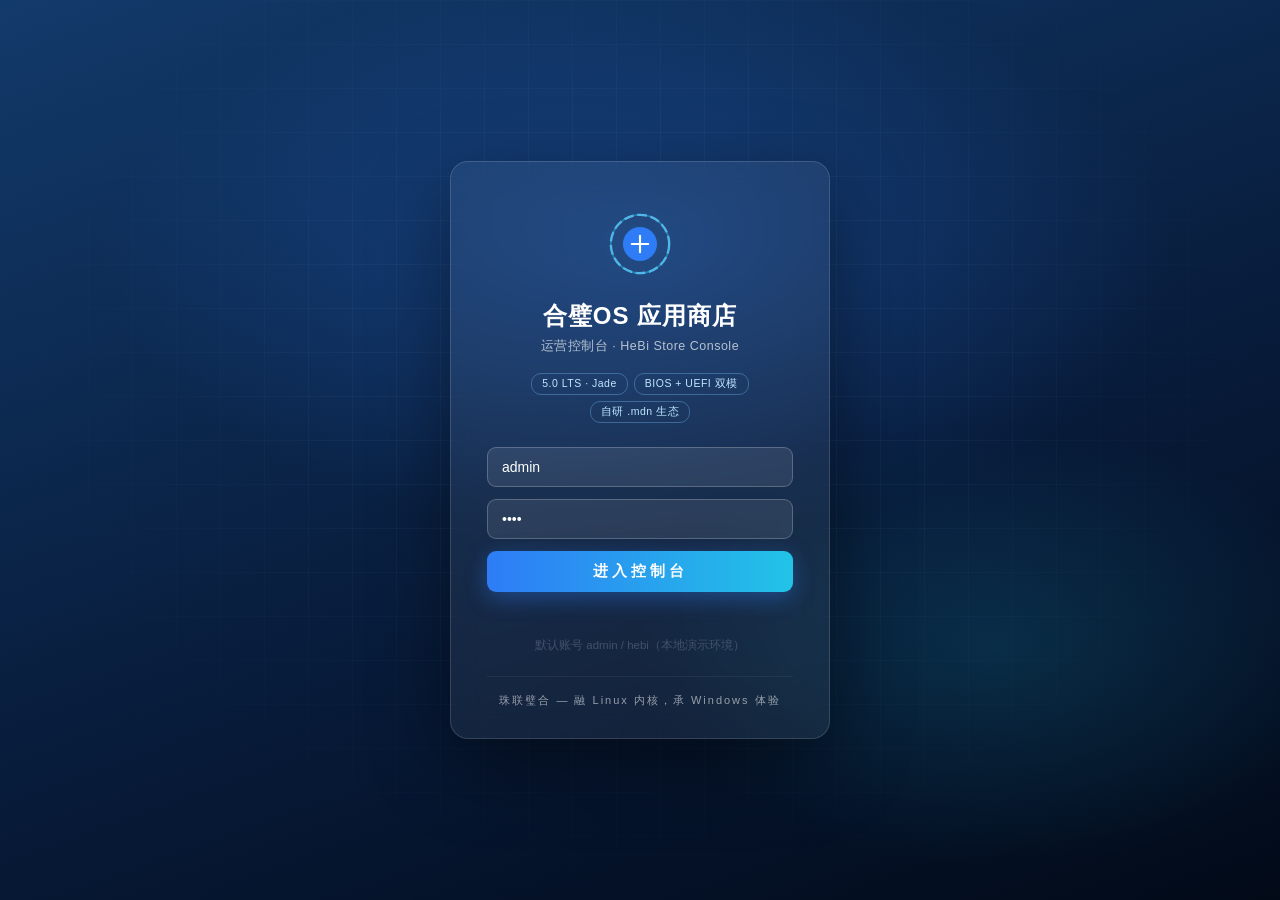
<file: store-backend/static/admin.html>
<!DOCTYPE html>
<html lang="zh-CN">
<head>
<meta charset="UTF-8">
<meta name="viewport" content="width=device-width, initial-scale=1.0">
<title>合璧OS 应用商店 · 运营控制台</title>
<link rel="icon" href="data:image/svg+xml,%3Csvg xmlns='http://www.w3.org/2000/svg' viewBox='0 0 512 512'%3E%3Ccircle cx='256' cy='256' r='178' fill='none' stroke='%2322C3E6' stroke-width='20'/%3E%3Ccircle cx='256' cy='256' r='104' fill='%232E7CF6'/%3E%3C/svg%3E">
<style>
:root {
  --accent: #2E7CF6; --accent2: #22C3E6;
  --navy: #0d2f5e; --navy-deep: #071a38;
  --bg: #f3f6fb; --panel: rgba(255,255,255,.92); --panel-solid: #ffffff; --border: #e3e9f2;
  --text: #1c2530; --text2: #66748a; --danger: #E74856; --ok: #00B4A6;
  --shadow: 0 2px 12px rgba(13,47,94,.08);
}
* { box-sizing: border-box; margin: 0; padding: 0; }
body { font-family: "Segoe UI", "Microsoft YaHei", "PingFang SC", sans-serif; background: var(--bg); color: var(--text); }
a { color: var(--accent); text-decoration: none; }

/* ============ 登录页(品牌主视觉) ============ */
#login { position: fixed; inset: 0; z-index: 100; display: flex; align-items: center; justify-content: center;
  background:
    radial-gradient(ellipse 60% 45% at 50% 28%, rgba(46,124,246,.28), transparent 70%),
    radial-gradient(ellipse 40% 35% at 78% 72%, rgba(34,195,230,.14), transparent 70%),
    linear-gradient(160deg, #123a6b, var(--navy-deep) 60%, #020a18);
  overflow: hidden; }
#login::before { content: ""; position: absolute; inset: 0;
  background-image: linear-gradient(rgba(124,196,255,.05) 1px, transparent 1px),
                    linear-gradient(90deg, rgba(124,196,255,.05) 1px, transparent 1px);
  background-size: 44px 44px; mask-image: radial-gradient(ellipse at 50% 40%, #000 30%, transparent 75%); }
#login .lb { position: relative; width: 380px; background: rgba(255,255,255,.06); border: 1px solid rgba(255,255,255,.14);
  border-radius: 18px; padding: 40px 36px 30px; backdrop-filter: blur(14px); color: #fff; text-align: center;
  box-shadow: 0 24px 80px rgba(0,0,0,.45); }
.jade-ring { width: 84px; height: 84px; margin: 0 auto 14px; position: relative; }
.jade-ring svg { width: 100%; height: 100%; }
.jade-ring .spin { transform-origin: 256px 256px; animation: spin 18s linear infinite; }
.jade-ring .pulse { transform-origin: 256px 256px; animation: pulse 3.2s ease-in-out infinite; }
@keyframes spin { to { transform: rotate(360deg); } }
@keyframes pulse { 0%,100% { opacity: .55; } 50% { opacity: 1; } }
#login h1 { font-size: 24px; margin-bottom: 6px; letter-spacing: 1px; }
#login .sub { font-size: 12.5px; opacity: .68; margin-bottom: 18px; letter-spacing: .5px; }
.chips { display: flex; gap: 6px; justify-content: center; margin-bottom: 24px; flex-wrap: wrap; }
.chips span { font-size: 10.5px; padding: 3px 10px; border-radius: 10px; border: 1px solid rgba(124,196,255,.35);
  color: #BFE8FF; letter-spacing: .5px; }
#login input { width: 100%; padding: 11px 14px; margin-bottom: 12px; border-radius: 9px; border: 1px solid rgba(255,255,255,.22);
  background: rgba(255,255,255,.09); color: #fff; outline: none; font-size: 14px; transition: border .2s; }
#login input:focus { border-color: var(--accent2); background: rgba(255,255,255,.14); }
#login input::placeholder { color: rgba(255,255,255,.45); }
#login button { width: 100%; padding: 11px; border: none; border-radius: 9px; cursor: pointer; font-size: 14.5px;
  background: linear-gradient(90deg, var(--accent), var(--accent2)); color: #fff; font-weight: 600; letter-spacing: 4px;
  box-shadow: 0 6px 22px rgba(46,124,246,.4); transition: transform .15s, box-shadow .15s; }
#login button:hover { transform: translateY(-1px); box-shadow: 0 10px 28px rgba(46,124,246,.55); }
#login .err { color: #ffb4b4; font-size: 12px; min-height: 18px; margin-top: 10px; }
#login .hint { font-size: 11.5px; opacity: .55; margin-top: 16px; }
#login .slogan { margin-top: 22px; padding-top: 16px; border-top: 1px solid rgba(255,255,255,.1);
  font-size: 11px; opacity: .55; letter-spacing: 2px; }

/* ============ 控制台布局 ============ */
#app { display: none; min-height: 100vh; grid-template-columns: 232px 1fr; }
header { grid-column: 1 / -1; display: flex; align-items: center; gap: 12px; padding: 0 18px; height: 56px;
  background: linear-gradient(90deg, var(--navy), #1a4f9c); color: #fff; position: sticky; top: 0; z-index: 40;
  box-shadow: 0 2px 14px rgba(13,47,94,.25); }
header .logo { width: 28px; height: 28px; flex: none; }
header .t { font-size: 15.5px; font-weight: 700; letter-spacing: .5px; }
header .chip { font-size: 10.5px; padding: 2px 9px; border-radius: 9px; background: rgba(255,255,255,.16);
  border: 1px solid rgba(255,255,255,.22); letter-spacing: .5px; }
header .right { margin-left: auto; display: flex; gap: 12px; align-items: center; font-size: 12px; }
header .right a { color: #cfe3ff; }
header .right a:hover { color: #fff; }
.status { display: flex; align-items: center; gap: 6px; font-size: 11.5px; color: #BFE8FF; }
.status i { width: 7px; height: 7px; border-radius: 50%; background: #4ade80; box-shadow: 0 0 8px #4ade80; }
.avatar { width: 26px; height: 26px; border-radius: 50%; background: linear-gradient(135deg, var(--accent), var(--accent2));
  display: flex; align-items: center; justify-content: center; font-size: 12px; font-weight: 700; flex: none; }

aside { background: var(--panel); border-right: 1px solid var(--border); padding: 16px 10px 12px;
  display: flex; flex-direction: column; position: sticky; top: 56px; height: calc(100vh - 56px); backdrop-filter: blur(8px); }
.brand { display: flex; align-items: center; gap: 10px; padding: 2px 8px 14px; border-bottom: 1px solid var(--border); margin-bottom: 12px; }
.brand svg { width: 34px; height: 34px; flex: none; }
.brand .bn { font-size: 13.5px; font-weight: 700; }
.brand .bv { font-size: 10.5px; color: var(--text2); }
aside .nav { display: flex; flex-direction: column; gap: 2px; }
aside .nav button { display: flex; align-items: center; gap: 10px; width: 100%; padding: 9px 12px; border: none;
  background: none; border-radius: 7px; cursor: pointer; font-size: 13.5px; color: var(--text); text-align: left;
  transition: background .15s; }
aside .nav button:hover { background: #eef3fa; }
aside .nav button.active { background: rgba(46,124,246,.12); color: var(--accent); font-weight: 600; }
aside .nav button .ico { font-size: 15px; width: 20px; text-align: center; }
.side-foot { margin-top: auto; padding: 12px 10px 4px; border-top: 1px solid var(--border); font-size: 10.5px;
  color: var(--text2); line-height: 1.7; }
.side-foot b { color: var(--accent); font-weight: 600; }

main { padding: 24px 28px 40px; overflow-x: auto; }
.pg-head { display: flex; align-items: flex-end; gap: 14px; margin-bottom: 18px; flex-wrap: wrap; }
.pg-head h2 { font-size: 20px; }
.pg-head .d { font-size: 12.5px; color: var(--text2); padding-bottom: 2px; }
.banner { background: linear-gradient(120deg, var(--navy), #1a4f9c 55%, #2E7CF6); color: #fff; border-radius: 12px;
  padding: 16px 20px; margin-bottom: 20px; display: flex; align-items: center; gap: 16px; overflow: hidden; position: relative; }
.banner::after { content: ""; position: absolute; right: -30px; top: -40px; width: 180px; height: 180px; border-radius: 50%;
  border: 26px solid rgba(34,195,230,.16); }
.banner .bt { font-size: 15px; font-weight: 700; letter-spacing: .5px; }
.banner .bs { font-size: 11.5px; opacity: .75; margin-top: 3px; }
.banner svg { width: 40px; height: 40px; flex: none; }

/* ============ 看板 ============ */
.cards { display: grid; grid-template-columns: repeat(auto-fit, minmax(180px, 1fr)); gap: 14px; margin-bottom: 20px; }
.card { background: var(--panel-solid); border: 1px solid var(--border); border-radius: 12px; padding: 16px 18px;
  box-shadow: var(--shadow); transition: transform .15s; }
.card:hover { transform: translateY(-2px); }
.card .k { font-size: 12px; color: var(--text2); }
.card .v { font-size: 27px; font-weight: 700; margin-top: 4px; font-variant-numeric: tabular-nums; }
.card .v small { font-size: 12px; font-weight: 400; color: var(--text2); }
.card.a { background: linear-gradient(135deg, var(--accent), var(--accent2)); color: #fff; border: none; }
.card.a .k { color: rgba(255,255,255,.85); }
.card.a .v small { color: rgba(255,255,255,.8); }
.panels { display: grid; grid-template-columns: 1.4fr 1fr; gap: 14px; }
@media (max-width: 900px) { .panels { grid-template-columns: 1fr; } }
.panel { background: var(--panel-solid); border: 1px solid var(--border); border-radius: 12px; padding: 16px 18px; box-shadow: var(--shadow); }
.panel h3 { font-size: 14px; margin-bottom: 12px; }
.bar-row { display: flex; align-items: center; gap: 10px; margin-bottom: 9px; font-size: 12.5px; }
.bar-row .nm { width: 130px; overflow: hidden; text-overflow: ellipsis; white-space: nowrap; }
.bar-row .bar { flex: 1; height: 12px; border-radius: 6px; background: #edf1f7; overflow: hidden; }
.bar-row .bar i { display: block; height: 100%; border-radius: 6px; background: linear-gradient(90deg, var(--accent), var(--accent2)); }
.bar-row .dl { width: 64px; text-align: right; color: var(--text2); font-variant-numeric: tabular-nums; }
.ev { font-size: 12.5px; padding: 8px 0; border-bottom: 1px dashed var(--border); display: flex; gap: 10px; align-items: baseline; }
.ev:last-child { border: none; }
.ev .ts { color: var(--text2); flex: none; font-variant-numeric: tabular-nums; }
.ev .tag { flex: none; font-size: 10.5px; padding: 1px 8px; border-radius: 8px; background: #e8f1ff; color: var(--accent); }

/* ============ 表格 ============ */
table { width: 100%; border-collapse: collapse; background: var(--panel-solid); border-radius: 12px; overflow: hidden;
  border: 1px solid var(--border); font-size: 13px; box-shadow: var(--shadow); }
th { text-align: left; padding: 10px 12px; background: #f7f9fd; color: var(--text2); font-weight: 600; font-size: 12px;
  border-bottom: 1px solid var(--border); white-space: nowrap; }
td { padding: 10px 12px; border-bottom: 1px solid var(--border); vertical-align: middle; }
tr:last-child td { border: none; }
tr:hover td { background: #fafcfe; }
.badge { font-size: 11px; padding: 2px 9px; border-radius: 9px; white-space: nowrap; }
.badge.self { background: rgba(46,124,246,.13); color: var(--accent); }
.badge.net { background: rgba(0,180,166,.13); color: var(--ok); }
.badge.pub { background: rgba(0,180,166,.13); color: var(--ok); }
.badge.off { background: rgba(231,72,86,.12); color: var(--danger); }
.badge.draft { background: rgba(102,116,138,.13); color: var(--text2); }
.btn { border: 1px solid var(--border); background: var(--panel-solid); border-radius: 6px; padding: 5px 12px;
  font-size: 12px; cursor: pointer; color: var(--text); transition: all .15s; }
.btn:hover { border-color: var(--accent); color: var(--accent); }
.btn.primary { background: linear-gradient(90deg, var(--accent), var(--accent2)); border: none; color: #fff; font-weight: 600; }
.btn.primary:hover { filter: brightness(1.1); color: #fff; }
.btn.danger:hover { border-color: var(--danger); color: var(--danger); }
.btn.sm { padding: 3px 9px; font-size: 11.5px; }
.toolbar { display: flex; gap: 10px; margin-bottom: 14px; align-items: center; flex-wrap: wrap; }
.toolbar input[type=search] { padding: 7px 12px; border: 1px solid var(--border); border-radius: 7px; font-size: 13px;
  width: 240px; outline: none; background: var(--panel-solid); }
.toolbar input[type=search]:focus { border-color: var(--accent); }
.toolbar .sp { flex: 1; }

/* ============ 弹窗 ============ */
.mask { position: fixed; inset: 0; background: rgba(10,20,40,.45); z-index: 50; display: none;
  align-items: center; justify-content: center; backdrop-filter: blur(2px); }
.mask.show { display: flex; }
.dlg { background: var(--panel-solid); border-radius: 14px; width: 540px; max-width: 92vw; max-height: 88vh; overflow: auto;
  box-shadow: 0 24px 80px rgba(13,47,94,.3); animation: dlgIn .18s ease-out; }
@keyframes dlgIn { from { transform: translateY(10px) scale(.98); opacity: 0; } }
.dlg .dh { padding: 18px 22px 10px; font-size: 16px; font-weight: 700; display: flex; align-items: center; gap: 8px; }
.dlg .db { padding: 6px 22px 14px; }
.dlg .df { padding: 12px 22px 18px; display: flex; gap: 10px; justify-content: flex-end; }
.f-row { display: flex; gap: 12px; margin-bottom: 12px; }
.f-row label { flex: 1; font-size: 12px; color: var(--text2); display: flex; flex-direction: column; gap: 5px; }
.f-row input, .f-row select, .f-row textarea { padding: 8px 10px; border: 1px solid var(--border); border-radius: 7px;
  font-size: 13px; outline: none; font-family: inherit; background: var(--panel-solid); color: var(--text); }
.f-row input:focus, .f-row textarea:focus { border-color: var(--accent); }
.hint { font-size: 11.5px; color: var(--text2); margin-top: 4px; line-height: 1.6; }

/* ============ 软件源 ============ */
.src { display: flex; align-items: center; gap: 14px; background: var(--panel-solid); border: 1px solid var(--border);
  border-radius: 12px; padding: 14px 16px; margin-bottom: 10px; box-shadow: var(--shadow); }
.src .ico { width: 44px; height: 44px; border-radius: 10px; display: flex; align-items: center; justify-content: center;
  font-size: 22px; flex: none; }
.src .info { flex: 1; }
.src .nm { font-size: 14px; font-weight: 700; }
.src .ds { font-size: 12px; color: var(--text2); }
.src .cnt { font-size: 12px; color: var(--text2); margin-right: 8px; font-variant-numeric: tabular-nums; }
.switch { position: relative; width: 42px; height: 23px; flex: none; }
.switch input { opacity: 0; width: 0; height: 0; }
.switch .sl { position: absolute; inset: 0; border-radius: 12px; background: #cfd8e4; cursor: pointer; transition: .2s; }
.switch .sl::before { content: ""; position: absolute; width: 17px; height: 17px; border-radius: 50%;
  background: #fff; top: 3px; left: 3px; transition: .2s; box-shadow: 0 1px 3px rgba(0,0,0,.25); }
.switch input:checked + .sl { background: linear-gradient(90deg, var(--accent), var(--accent2)); }
.switch input:checked + .sl::before { transform: translateX(19px); }
.toast { position: fixed; right: 18px; bottom: 18px; background: #101c2c; color: #fff; padding: 11px 18px;
  border-radius: 10px; font-size: 13px; z-index: 200; opacity: 0; transform: translateY(8px); transition: .25s;
  box-shadow: 0 10px 30px rgba(0,0,0,.3); }
.toast.show { opacity: 1; transform: none; }
.upload-zone { border: 2px dashed var(--border); border-radius: 12px; padding: 34px; text-align: center;
  color: var(--text2); font-size: 13px; cursor: pointer; margin-bottom: 16px; background: var(--panel-solid); transition: all .15s; }
.upload-zone:hover { border-color: var(--accent); color: var(--accent); }
.pkg-grid { display: grid; grid-template-columns: repeat(auto-fill, minmax(240px, 1fr)); gap: 10px; }
.pkg { background: var(--panel-solid); border: 1px solid var(--border); border-radius: 10px; padding: 12px 14px; font-size: 12.5px; }
.pkg .nm { font-weight: 600; font-family: Consolas, monospace; font-size: 12px; word-break: break-all; }
.pkg .meta { color: var(--text2); font-size: 11px; margin-top: 4px; }
</style>
</head>
<body>

<!-- ============ 品牌登录页 ============ -->
<div id="login">
  <div class="lb">
    <div class="jade-ring">
      <svg viewBox="0 0 512 512">
        <g class="spin"><circle cx="256" cy="256" r="178" fill="none" stroke="#7CC4FF" stroke-width="14" opacity=".85" stroke-dasharray="60 22"/></g>
        <circle cx="256" cy="256" r="178" fill="none" stroke="#22C3E6" stroke-width="10" opacity=".5"/>
        <g class="pulse"><circle cx="256" cy="256" r="104" fill="#2E7CF6"/>
        <g stroke="#fff" stroke-width="13" stroke-linecap="round"><line x1="256" y1="206" x2="256" y2="306"/><line x1="206" y1="256" x2="306" y2="256"/></g></g>
      </svg>
    </div>
    <h1>合璧OS 应用商店</h1>
    <div class="sub">运营控制台 · HeBi Store Console</div>
    <div class="chips"><span>5.0 LTS · Jade</span><span>BIOS + UEFI 双模</span><span>自研 .mdn 生态</span></div>
    <input id="lu" placeholder="管理员账号" value="admin">
    <input id="lp" type="password" placeholder="密码" value="hebi" onkeydown="if(event.key==='Enter')doLogin()">
    <button onclick="doLogin()">进入控制台</button>
    <div class="err" id="lerr"></div>
    <div class="hint">默认账号 admin / hebi（本地演示环境）</div>
    <div class="slogan">珠联璧合 — 融 Linux 内核，承 Windows 体验</div>
  </div>
</div>

<div id="app">
  <header>
    <svg class="logo" viewBox="0 0 512 512"><circle cx="256" cy="256" r="178" fill="none" stroke="#7CC4FF" stroke-width="22"/><circle cx="256" cy="256" r="104" fill="#fff"/><g stroke="#2E7CF6" stroke-width="15" stroke-linecap="round"><line x1="256" y1="206" x2="256" y2="306"/><line x1="206" y1="256" x2="306" y2="256"/></g></svg>
    <span class="t">合璧OS 应用商店</span><span class="chip">运营控制台 v5.0 · Jade</span>
    <div class="right">
      <span class="status"><i></i>服务正常</span>
      <a href="/web-shell/index.html" target="_blank">🖥️ Web 桌面演示</a>
      <a href="/docs" target="_blank">📚 API 文档</a>
      <span class="avatar" id="ava">A</span>
      <span id="who">admin</span>
      <a href="javascript:logout()">退出</a>
    </div>
  </header>
  <aside>
    <div class="brand">
      <svg viewBox="0 0 512 512"><circle cx="256" cy="256" r="178" fill="none" stroke="#2E7CF6" stroke-width="26"/><circle cx="256" cy="256" r="104" fill="#22C3E6"/><g stroke="#fff" stroke-width="17" stroke-linecap="round"><line x1="256" y1="206" x2="256" y2="306"/><line x1="206" y1="256" x2="306" y2="256"/></g></svg>
      <div><div class="bn">合璧OS 应用商店</div><div class="bv">HeBi Store · 5.0 LTS (Jade)</div></div>
    </div>
    <div class="nav" id="nav">
      <button data-p="dash" class="active"><span class="ico">📊</span>数据看板</button>
      <button data-p="apps"><span class="ico">📦</span>应用管理</button>
      <button data-p="sources"><span class="ico">🌐</span>软件源</button>
      <button data-p="upload"><span class="ico">⬆️</span>安装包仓库</button>
      <button data-p="logs"><span class="ico">📜</span>操作日志</button>
    </div>
    <div class="side-foot">
      <b>珠联璧合</b> — 融 Linux 内核，承 Windows 体验<br>
      内核 Linux 6.8 · amd64 · 支持 .deb / .exe / .msi / .mdn<br>
      © 合璧OS HeBi OS 工作室
    </div>
  </aside>
  <main id="main"></main>
</div>

<div class="mask" id="mask"><div class="dlg" id="dlg"></div></div>
<div class="toast" id="toast"></div>

<script>
const $ = (s) => document.querySelector(s);
const API = "";
let APPS = [], SOURCES = [], STATS = null;

function toast(msg) { const t = $("#toast"); t.textContent = msg; t.classList.add("show"); clearTimeout(t._h); t._h = setTimeout(() => t.classList.remove("show"), 2600); }

/* ---------- 登录 ---------- */
function doLogin() {
  const u = $("#lu").value.trim(), p = $("#lp").value;
  if (u === "admin" && p === "hebi") {
    localStorage.setItem("hbadmin", "1");
    $("#login").style.display = "none";
    $("#app").style.display = "grid";
    $("#who").textContent = u;
    $("#ava").textContent = u.charAt(0).toUpperCase();
    boot();
  } else $("#lerr").textContent = "账号或密码不正确（演示：admin / hebi）";
}
function logout() { localStorage.removeItem("hbadmin"); location.reload(); }
if (localStorage.getItem("hbadmin")) { $("#login").style.display = "none"; $("#app").style.display = "grid"; $("#who").textContent = "admin"; boot(); }

/* ---------- 数据 ---------- */
async function api(path, opts) {
  const r = await fetch(API + path, opts);
  if (!r.ok) { const e = await r.json().catch(() => ({})); throw new Error(e.detail || r.statusText); }
  return r.json();
}
async function refresh() {
  APPS = await api("/api/apps");
  SOURCES = await api("/api/sources");
  STATS = await api("/api/stats");
}

/* ---------- 路由 ---------- */
const PAGES = { dash: pgDash, apps: pgApps, sources: pgSources, upload: pgUpload, logs: pgLogs };
let curPage = "dash";
function go(p) {
  curPage = p;
  document.querySelectorAll("#nav button").forEach((b) => b.classList.toggle("active", b.dataset.p === p));
  PAGES[p]();
}
$("#nav").onclick = (e) => { if (e.target.dataset.p) go(e.target.dataset.p); };

async function boot() { await refresh(); go(curPage); }

/* ---------- 看板 ---------- */
function pgDash() {
  const s = STATS;
  const max = Math.max(1, ...s.top.map((t) => t.downloads));
  $("#main").innerHTML = `
    <div class="pg-head"><h2>数据看板</h2><div class="d">合璧OS 应用商店运营总览</div></div>
    <div class="banner">
      <svg viewBox="0 0 512 512"><circle cx="256" cy="256" r="178" fill="none" stroke="#7CC4FF" stroke-width="24" opacity=".8"/><circle cx="256" cy="256" r="104" fill="#22C3E6"/><g stroke="#fff" stroke-width="15" stroke-linecap="round"><line x1="256" y1="206" x2="256" y2="306"/><line x1="206" y1="256" x2="306" y2="256"/></g></svg>
      <div><div class="bt">欢迎回来，运营官</div><div class="bs">商店后端运行正常 · 网络源聚合 + 自研 .mdn 双通道供应 · 数据实时同步</div></div>
    </div>
    <div class="cards">
      <div class="card a"><div class="k">上架应用总数</div><div class="v">${s.total_apps} <small>个</small></div></div>
      <div class="card"><div class="k">累计下载 / 安装</div><div class="v">${s.total_downloads.toLocaleString()}</div></div>
      <div class="card"><div class="k">自研应用（.mdn）</div><div class="v">${s.self_apps} <small>个</small></div></div>
      <div class="card"><div class="k">网络源应用</div><div class="v">${s.net_apps} <small>个</small></div></div>
      <div class="card"><div class="k">启用软件源</div><div class="v">${s.sources_on}<small> / ${s.sources_total}</small></div></div>
    </div>
    <div class="panels">
      <div class="panel"><h3>🔥 下载排行 TOP5</h3>
        ${s.top.map((t) => `<div class="bar-row"><span class="nm" title="${t.name}">${t.name}</span>
          <span class="bar"><i style="width:${(t.downloads / max * 100).toFixed(1)}%"></i></span>
          <span class="dl">${t.downloads.toLocaleString()}</span></div>`).join("")}
      </div>
      <div class="panel"><h3>🕒 最近操作</h3>
        ${s.events.map((e) => `<div class="ev"><span class="tag">${e.kind}</span><span>${e.message}</span>
          <span class="ts" style="margin-left:auto">${new Date(e.ts * 1000).toLocaleString("zh-CN", { hour12: false })}</span></div>`).join("") || '<div class="hint">暂无操作</div>'}
      </div>
    </div>`;
}

/* ---------- 应用管理 ---------- */
function pgApps() {
  $("#main").innerHTML = `
    <div class="pg-head"><h2>应用管理</h2><div class="d">上架 / 下架 / 编辑商店应用（自研 + 网络源）</div></div>
    <div class="toolbar">
      <input type="search" id="q" placeholder="搜索应用名称 / 描述…" oninput="renderAppTable()">
      <select id="fsrc" class="btn" onchange="renderAppTable()">
        <option value="">全部来源</option><option value="self">💎 自研</option><option value="net">🌐 网络源</option>
      </select>
      <select id="fst" class="btn" onchange="renderAppTable()">
        <option value="">全部状态</option><option value="published">已上架</option><option value="draft">草稿</option><option value="offline">已下架</option>
      </select>
      <span class="sp"></span>
      <button class="btn primary" onclick="appDlg()">＋ 上架新应用</button>
    </div>
    <table><thead><tr>
      <th>应用</th><th>来源</th><th>版本</th><th>大小</th><th>下载量</th><th>评分</th><th>安装包</th><th>状态</th><th>操作</th>
    </tr></thead><tbody id="tb"></tbody></table>`;
  renderAppTable();
}
function renderAppTable() {
  const q = $("#q").value.trim().toLowerCase(), fsrc = $("#fsrc").value, fst = $("#fst").value;
  const rows = APPS.filter((a) =>
    (!q || a.name.toLowerCase().includes(q) || (a.desc || "").toLowerCase().includes(q)) &&
    (!fsrc || a.source === fsrc) && (!fst || a.status === fst));
  $("#tb").innerHTML = rows.map((a) => `<tr>
    <td><div style="display:flex;gap:10px;align-items:center">
      <span style="font-size:22px">${a.icon}</span>
      <div><div style="font-weight:600">${a.name}</div><div style="font-size:11px;color:var(--text2)">${a.slug}</div></div>
    </div></td>
    <td><span class="badge ${a.source === "self" ? "self" : "net"}">${a.source === "self" ? "💎 自研" : "🌐 " + (a.net_origin || "网络")}</span></td>
    <td>v${a.version}</td><td>${a.size || "—"}</td>
    <td>${(a.downloads || 0).toLocaleString()}</td><td>${(a.rating || 0).toFixed(1)} ★</td>
    <td style="font-family:Consolas,monospace;font-size:11px">${a.pkg_file || "—"}</td>
    <td><span class="badge ${a.status === "published" ? "pub" : a.status === "offline" ? "off" : "draft"}">${{ published: "已上架", offline: "已下架", draft: "草稿" }[a.status] || a.status}</span></td>
    <td style="white-space:nowrap">
      <button class="btn sm" onclick="appDlg('${a.slug}')">编辑</button>
      <button class="btn sm" onclick="toggleStatus('${a.slug}')">${a.status === "published" ? "下架" : "上架"}</button>
      <button class="btn sm danger" onclick="delApp('${a.slug}')">删除</button>
    </td></tr>`).join("") || '<tr><td colspan="9" style="text-align:center;color:var(--text2);padding:30px">没有匹配的应用</td></tr>';
}
function appDlg(slug) {
  const a = slug ? APPS.find((x) => x.slug === slug) : { slug: "", name: "", dev: "珠联璧合工作室", desc: "", icon: "📦", category: "utils", version: "1.0.0", size: "", source: "self", net_origin: "", pkg_file: "", status: "published" };
  openDlg(slug ? "✏️ 编辑应用 — " + a.name : "＋ 上架新应用", `
    <div class="f-row"><label>标识 slug<input id="f-slug" value="${a.slug}" ${slug ? "disabled" : ""} placeholder="如 hebi-notes"></label>
      <label>名称<input id="f-name" value="${a.name}" placeholder="应用显示名"></label></div>
    <div class="f-row"><label>开发商<input id="f-dev" value="${a.dev}"></label>
      <label>分类<select id="f-cat">${["utils", "system", "sound", "graphics", "network", "office", "game", "dev"].map((c) => `<option ${c === a.category ? "selected" : ""}>${c}</option>`).join("")}</select></label></div>
    <div class="f-row"><label>图标<input id="f-icon" value="${a.icon}" maxlength="4"></label>
      <label>版本<input id="f-ver" value="${a.version}"></label>
      <label>大小<input id="f-size" value="${a.size}" placeholder="如 12.4 MB"></label></div>
    <div class="f-row"><label>来源<select id="f-src" onchange="document.getElementById('f-origin').disabled=this.value!=='net'">
      <option value="self" ${a.source === "self" ? "selected" : ""}>💎 自研</option>
      <option value="net" ${a.source === "net" ? "selected" : ""}>🌐 网络源</option></select></label>
      <label>网络源 id<input id="f-origin" value="${a.net_origin || ""}" ${a.source !== "net" ? "disabled" : ""} placeholder="如 flathub"></label>
      <label>状态<select id="f-st">${["published", "draft", "offline"].map((s) => `<option ${s === a.status ? "selected" : ""}>${s}</option>`).join("")}</select></label></div>
    <div class="f-row"><label>安装包文件<input id="f-pkg" value="${a.pkg_file || ""}" placeholder="如 hebi-notes_1.0.0_amd64.mdn"></label></div>
    <div class="f-row"><label>简介<textarea id="f-desc" rows="3">${a.desc}</textarea></label></div>
    <div class="hint">安装包可先上传至「安装包仓库」，再于此处引用文件名。.mdn 即 .deb 的合璧后缀。</div>`,
    [
      { label: "取消", cls: "" },
      { label: slug ? "保存修改" : "确认上架", cls: "primary", fn: async () => {
        const body = {
          slug: $("#f-slug").value.trim(), name: $("#f-name").value.trim(),
          dev: $("#f-dev").value.trim(), desc: $("#f-desc").value.trim(),
          icon: $("#f-icon").value.trim() || "📦", category: $("#f-cat").value,
          version: $("#f-ver").value.trim(), size: $("#f-size").value.trim(),
          source: $("#f-src").value, net_origin: $("#f-origin").value.trim(),
          pkg_file: $("#f-pkg").value.trim(), status: $("#f-st").value,
        };
        if (!body.slug || !body.name) return toast("标识与名称不能为空");
        try {
          if (slug) await api("/api/apps/" + slug, { method: "PUT", headers: { "Content-Type": "application/json" }, body: JSON.stringify(body) });
          else await api("/api/apps", { method: "POST", headers: { "Content-Type": "application/json" }, body: JSON.stringify(body) });
          toast(slug ? "已保存修改" : "已上架 " + body.name);
          closeDlg(); await refresh(); PAGES[curPage]();
        } catch (e) { toast(e.message); }
      } },
    ]);
}
async function toggleStatus(slug) {
  const a = APPS.find((x) => x.slug === slug);
  const st = a.status === "published" ? "offline" : "published";
  await api("/api/apps/" + slug, { method: "PUT", headers: { "Content-Type": "application/json" },
    body: JSON.stringify({ ...a, status: st }) });
  toast(a.name + (st === "published" ? " 已上架" : " 已下架"));
  await refresh(); renderAppTable();
}
async function delApp(slug) {
  const a = APPS.find((x) => x.slug === slug);
  if (!confirm(`确定删除「${a.name}」？该操作不可恢复。`)) return;
  await api("/api/apps/" + slug, { method: "DELETE" });
  toast("已删除 " + a.name);
  await refresh(); renderAppTable();
}

/* ---------- 软件源 ---------- */
function pgSources() {
  $("#main").innerHTML = `<div class="pg-head"><h2>软件源管理</h2><div class="d">控制商店从各大知名 Linux 应用商店聚合应用</div></div>
    <div class="hint" style="margin-bottom:14px">停用后客户端将不再拉取该源的应用，已上架的应用不受影响。</div>
    ${SOURCES.map((s) => `
    <div class="src">
      <div class="ico" style="background:${s.color}22;color:${s.color}">${s.icon}</div>
      <div class="info"><div class="nm">${s.name}</div><div class="ds">${s.desc}</div></div>
      <span class="cnt">${s.count} 个应用</span>
      <label class="switch"><input type="checkbox" ${s.enabled ? "checked" : ""} onchange="toggleSrc('${s.id}', this)"><span class="sl"></span></label>
    </div>`).join("")}`;
}
async function toggleSrc(id, el) {
  const r = await api("/api/sources/" + id + "/toggle", { method: "POST" });
  toast((SOURCES.find((s) => s.id === id).name) + (r.enabled ? " 已启用" : " 已停用"));
  await refresh();
}

/* ---------- 安装包仓库 ---------- */
function pgUpload() {
  $("#main").innerHTML = `<div class="pg-head"><h2>安装包仓库</h2><div class="d">上传 .deb / .mdn 安装包，自动解析 dpkg 元数据</div></div>
    <div class="upload-zone" onclick="document.getElementById('upfile').click()">
      ⬆️ 点击上传 .deb / .mdn 安装包<br>
      <span class="hint">上传后自动解析 dpkg 元数据（Package / Version / Section…），.mdn 与 .deb 同构</span>
    </div>
    <input type="file" id="upfile" accept=".deb,.mdn" style="display:none" onchange="uploadPkg(this.files[0])">
    <h3 style="font-size:14px;margin:8px 0 12px">仓库文件</h3>
    <div class="pkg-grid" id="pkgrid"></div>`;
  loadPkgs();
}
async function loadPkgs() {
  const list = await api("/api/packages");
  $("#pkgrid").innerHTML = list.map((p) => `
    <div class="pkg"><div class="nm">${p.name}</div>
      <div class="meta">${(p.size / 1024).toFixed(1)} KB · ${p.name.endsWith(".mdn") ? "合璧安装包" : "Debian 包"}</div>
      <div style="margin-top:8px;display:flex;gap:6px">
        <a class="btn sm" href="/packages/${encodeURIComponent(p.name)}" download>下载</a>
        <button class="btn sm" onclick="pkgInfo('${p.name}')">元数据</button>
      </div></div>`).join("") || '<div class="hint">仓库为空，请上传安装包</div>';
}
async function uploadPkg(f) {
  if (!f) return;
  const fd = new FormData(); fd.append("file", f);
  toast("正在上传 " + f.name + " …");
  const r = await fetch("/api/packages/upload", { method: "POST", body: fd });
  const j = await r.json();
  if (!r.ok) return toast("上传失败：" + (j.detail || "未知错误"));
  const m = j.meta;
  toast(`上传成功：${m["package"] || f.name} v${m["version"] || "?"}（${m["size"]}）`);
  await refresh(); loadPkgs();
}
function pkgInfo(name) {
  openDlg("📦 安装包元数据 — " + name, `
    <pre id="pkgmeta" style="font-size:12px;background:#f6f8fc;padding:14px;border-radius:8px;overflow:auto;max-height:300px">解析中…</pre>`, [{ label: "关闭", cls: "" }]);
  fetch("/packages/" + encodeURIComponent(name)).then((r) => r.blob()).then(async (b) => {
    $("#pkgmeta").textContent = "文件大小: " + b.size + " bytes\n（服务端已解析 dpkg-deb 元数据并记入日志）\n\n该包可直接被 hbpm 安装：\n  hbpm install " + name;
  });
}

/* ---------- 日志 ---------- */
async function pgLogs() {
  await refresh();
  $("#main").innerHTML = `<div class="pg-head"><h2>操作日志</h2><div class="d">商店后台全部操作审计记录</div></div>
    <div class="panel">${STATS.events.map((e) => `<div class="ev"><span class="tag">${e.kind}</span><span>${e.message}</span>
      <span class="ts" style="margin-left:auto">${new Date(e.ts * 1000).toLocaleString("zh-CN", { hour12: false })}</span></div>`).join("") || '<div class="hint">暂无日志</div>'}</div>`;
}

/* ---------- 弹窗 ---------- */
function openDlg(title, body, btns) {
  $("#dlg").innerHTML = `<div class="dh">${title}</div><div class="db">${body}</div><div class="df"></div>`;
  const foot = $("#dlg .df");
  (btns || [{ label: "关闭", cls: "" }]).forEach((b) => {
    const el = document.createElement("button");
    el.className = "btn " + (b.cls || ""); el.textContent = b.label;
    el.onclick = () => b.fn ? b.fn() : closeDlg();
    foot.appendChild(el);
  });
  $("#mask").classList.add("show");
}
function closeDlg() { $("#mask").classList.remove("show"); }
$("#mask").onclick = (e) => { if (e.target.id === "mask") closeDlg(); };
</script>
</body>
</html>
</file>
<file: web-shell/css/main.css>
/* ============================================================
   合璧OS HeBi OS 5.0 — Web 桌面主题
   Windows 10 体验 + 珠联璧合品牌视觉
   ============================================================ */
:root {
  --hb-accent: #2E7CF6;
  --hb-accent2: #22C3E6;
  --hb-bg: #f3f3f3;
  --hb-panel: rgba(249, 249, 249, 0.85);
  --hb-panel-solid: #f9f9f9;
  --hb-text: #1b1b1b;
  --hb-text-2: #5c5c5c;
  --hb-border: #e1e1e1;
  --hb-card: #ffffff;
  --hb-hover: rgba(0, 0, 0, 0.06);
  --hb-active: rgba(0, 0, 0, 0.12);
  --hb-taskbar: rgba(23, 23, 23, 0.82);
  --hb-taskbar-text: #ffffff;
  --hb-shadow: 0 2px 10px rgba(0, 0, 0, 0.18);
  --hb-radius: 6px;
  --hb-font: "Segoe UI", "Microsoft YaHei", "Microsoft YaHei UI", "Noto Sans CJK SC", "PingFang SC", sans-serif;
  --hb-font-size: 14px;
  --hb-start: #2b579a;
}
.hb-dark {
  --hb-bg: #202020;
  --hb-panel: rgba(32, 32, 32, 0.85);
  --hb-panel-solid: #2d2d2d;
  --hb-text: #f0f0f0;
  --hb-text-2: #b5b5b5;
  --hb-border: #3d3d3d;
  --hb-card: #2b2b2b;
  --hb-hover: rgba(255, 255, 255, 0.08);
  --hb-active: rgba(255, 255, 255, 0.16);
  --hb-taskbar: rgba(0, 0, 0, 0.82);
  --hb-shadow: 0 2px 12px rgba(0, 0, 0, 0.5);
}
* { margin: 0; padding: 0; box-sizing: border-box; }
html, body { width: 100%; height: 100%; overflow: hidden; }
body {
  font-family: var(--hb-font);
  font-size: var(--hb-font-size);
  color: var(--hb-text);
  background: #000;
  user-select: none;
  -webkit-user-select: none;
}
button, input, select, textarea { font-family: inherit; font-size: inherit; color: inherit; }
::-webkit-scrollbar { width: 10px; height: 10px; }
::-webkit-scrollbar-thumb { background: rgba(140, 140, 140, 0.55); border-radius: 5px; border: 2px solid transparent; background-clip: content-box; }
::-webkit-scrollbar-thumb:hover { background: rgba(120, 120, 120, 0.8); border: 2px solid transparent; background-clip: content-box; }
::-webkit-scrollbar-track { background: transparent; }

/* ============ 开机动画 / 登录 / 锁屏 ============ */
#hb-boot {
  position: fixed; inset: 0; z-index: 10000;
  background: radial-gradient(ellipse at 50% 42%, #0d2f5e 0%, #071a38 45%, #030d1f 100%);
  display: flex; flex-direction: column; align-items: center; justify-content: center;
  transition: opacity 0.9s ease;
}
#hb-boot canvas { position: absolute; inset: 0; width: 100%; height: 100%; }
#hb-boot .boot-caption {
  position: absolute; bottom: 12%; left: 0; right: 0; text-align: center;
  color: rgba(255, 255, 255, 0.85); font-size: 15px; letter-spacing: 2px;
  text-shadow: 0 2px 8px rgba(0, 0, 0, 0.6);
}
#hb-boot .boot-caption .ring-dots { display: inline-flex; gap: 6px; margin-left: 10px; vertical-align: middle; }
#hb-boot .boot-caption .ring-dots i {
  width: 5px; height: 5px; border-radius: 50%; background: var(--hb-accent2);
  animation: hbDot 1.2s infinite ease-in-out;
}
#hb-boot .boot-caption .ring-dots i:nth-child(2) { animation-delay: 0.15s; }
#hb-boot .boot-caption .ring-dots i:nth-child(3) { animation-delay: 0.3s; }
#hb-boot .boot-caption .ring-dots i:nth-child(4) { animation-delay: 0.45s; }
#hb-boot .boot-caption .ring-dots i:nth-child(5) { animation-delay: 0.6s; }
@keyframes hbDot { 0%, 100% { opacity: 0.25; transform: scale(0.8); } 50% { opacity: 1; transform: scale(1.15); } }
#hb-boot.fade-out { opacity: 0; pointer-events: none; }

/* 登录界面 */
#hb-login {
  position: fixed; inset: 0; z-index: 9000; display: none;
  background: linear-gradient(140deg, #0a2740 0%, #123a6b 40%, #0d5fa8 75%, #1497c9 100%);
  flex-direction: column; align-items: center; justify-content: center;
}
#hb-login.show { display: flex; }
#hb-login .login-clock {
  position: absolute; top: 9%; left: 0; right: 0; text-align: center;
  color: #fff; text-shadow: 0 3px 14px rgba(0, 0, 0, 0.45);
}
#hb-login .login-clock .t { font-size: 84px; font-weight: 300; letter-spacing: 2px; line-height: 1; }
#hb-login .login-clock .d { font-size: 20px; margin-top: 8px; opacity: 0.92; }
#hb-login .login-users { display: flex; gap: 42px; margin-top: 26px; flex-wrap: wrap; justify-content: center; max-width: 900px; }
.hb-user-tile {
  display: flex; flex-direction: column; align-items: center; gap: 12px; cursor: pointer;
  padding: 18px 22px; border-radius: 12px; transition: background 0.18s; border: 2px solid transparent;
}
.hb-user-tile:hover { background: rgba(255, 255, 255, 0.14); }
.hb-user-tile.selected { background: rgba(255, 255, 255, 0.2); border-color: rgba(255, 255, 255, 0.55); }
.hb-user-tile .avatar {
  width: 108px; height: 108px; border-radius: 50%; overflow: hidden;
  border: 3px solid rgba(255, 255, 255, 0.75); box-shadow: 0 6px 22px rgba(0, 0, 0, 0.35);
  background: linear-gradient(135deg, var(--hb-accent), var(--hb-accent2));
  display: flex; align-items: center; justify-content: center;
}
.hb-user-tile .avatar img { width: 100%; height: 100%; object-fit: cover; }
.hb-user-tile .name { color: #fff; font-size: 17px; text-shadow: 0 2px 6px rgba(0, 0, 0, 0.5); }
.hb-user-tile .role { color: rgba(255, 255, 255, 0.72); font-size: 12px; margin-top: -8px; }
#hb-login .login-pwd {
  margin-top: 30px; display: none; flex-direction: column; align-items: center; gap: 14px;
}
#hb-login .login-pwd.show { display: flex; }
#hb-login .login-pwd .pwd-name { color: #fff; font-size: 21px; text-shadow: 0 2px 8px rgba(0,0,0,.5); }
#hb-login .login-pwd .pwd-row { display: flex; gap: 10px; }
#hb-login .login-pwd input {
  width: 240px; padding: 9px 14px; border-radius: 20px; border: none; outline: none;
  background: rgba(255, 255, 255, 0.92); font-size: 14px; text-align: center;
}
#hb-login .login-pwd .pwd-go {
  width: 40px; height: 40px; border-radius: 50%; border: none; cursor: pointer;
  background: rgba(255, 255, 255, 0.92); color: #0d5fa8; font-size: 17px; transition: transform 0.15s;
}
#hb-login .login-pwd .pwd-go:hover { transform: scale(1.1); }
#hb-login .login-pwd .pwd-hint { color: rgba(255, 255, 255, 0.75); font-size: 12px; }
#hb-login .login-pwd .pwd-err { color: #ffd7d7; font-size: 12px; min-height: 15px; }
#hb-login .login-bottom { position: absolute; bottom: 26px; right: 34px; display: flex; gap: 18px; }
#hb-login .login-bottom button {
  background: none; border: none; color: rgba(255, 255, 255, 0.85); cursor: pointer;
  font-size: 13px; display: flex; flex-direction: column; align-items: center; gap: 5px;
}
#hb-login .login-bottom button:hover { color: #fff; }
#hb-login .login-bottom .ico { font-size: 21px; }
#hb-login #lb-login {
  flex-direction: row; gap: 8px; padding: 10px 26px; border-radius: 999px;
  background: linear-gradient(135deg, #2E7CF6, #22C3E6); color: #fff; font-size: 15px; font-weight: 600;
  box-shadow: 0 6px 20px rgba(46, 124, 246, 0.45); transition: transform 0.15s, box-shadow 0.15s;
}
#hb-login #lb-login .ico { font-size: 17px; }
#hb-login #lb-login:hover { transform: translateY(-2px); box-shadow: 0 9px 26px rgba(46, 124, 246, 0.55); color: #fff; }

/* 锁屏 */
#hb-lock {
  position: fixed; inset: 0; z-index: 9500; display: none;
  background: linear-gradient(160deg, #123a6b 0%, #0d5fa8 60%, #1497c9 100%);
  flex-direction: column; align-items: center; justify-content: center; color: #fff;
}
#hb-lock.show { display: flex; }
#hb-lock .lock-time { font-size: 110px; font-weight: 200; text-shadow: 0 4px 24px rgba(0,0,0,.4); }
#hb-lock .lock-date { font-size: 22px; margin-top: 6px; opacity: 0.9; }
#hb-lock .lock-hint { position: absolute; bottom: 60px; font-size: 14px; opacity: 0.75; animation: hbPulse 2.2s infinite; }
@keyframes hbPulse { 0%,100% { opacity: 0.45; } 50% { opacity: 0.95; } }

/* ============ 桌面 ============ */
#hb-desktop { position: fixed; inset: 0; display: none; }
#hb-desktop.show { display: block; }
#hb-wallpaper {
  position: absolute; inset: 0; background-size: cover; background-position: center;
  transition: background-image 0.5s;
}
#hb-icons { position: absolute; top: 12px; left: 12px; bottom: 56px; display: flex; flex-direction: column; flex-wrap: wrap; align-content: flex-start; gap: 4px; }
.hb-dicon {
  width: 92px; height: 96px; display: flex; flex-direction: column; align-items: center; gap: 5px;
  padding: 8px 4px; border-radius: 6px; cursor: pointer; border: 1px solid transparent;
}
.hb-dicon:hover { background: rgba(255, 255, 255, 0.18); border-color: rgba(255, 255, 255, 0.25); }
.hb-dicon.selected { background: rgba(46, 124, 246, 0.35); border-color: rgba(120, 180, 255, 0.6); }
.hb-dicon .di-ico { width: 44px; height: 44px; display: flex; align-items: center; justify-content: center; filter: drop-shadow(0 2px 4px rgba(0,0,0,.35)); }
.hb-dicon .di-ico img, .hb-dicon .di-ico svg { width: 40px; height: 40px; }
.hb-dicon .di-name {
  color: #fff; font-size: 12px; text-align: center; line-height: 1.25; max-width: 86px;
  text-shadow: 0 1px 3px rgba(0, 0, 0, 0.9), 0 0 2px rgba(0, 0, 0, 0.6);
  overflow: hidden; display: -webkit-box; -webkit-line-clamp: 2; -webkit-box-orient: vertical;
}

/* ============ 任务栏 ============ */
#hb-taskbar {
  position: absolute; left: 0; right: 0; bottom: 0; height: 48px; z-index: 5000;
  background: var(--hb-taskbar); backdrop-filter: blur(18px); -webkit-backdrop-filter: blur(18px);
  display: flex; align-items: center; padding: 0 8px; gap: 4px;
}
#hb-taskbar .tb-start {
  width: 46px; height: 48px; border: none; background: none; cursor: pointer;
  display: flex; align-items: center; justify-content: center; transition: background 0.15s;
}
#hb-taskbar .tb-start:hover, #hb-taskbar .tb-start.open { background: rgba(255, 255, 255, 0.14); }
#hb-taskbar .tb-start img, #hb-taskbar .tb-start svg { width: 24px; height: 24px; }
#hb-taskbar .tb-search {
  height: 32px; width: 220px; margin-left: 6px; border-radius: 16px; border: 1px solid rgba(255,255,255,.22);
  background: rgba(255, 255, 255, 0.13); color: #fff; padding: 0 14px 0 34px; outline: none; font-size: 13px;
  background-image: url("data:image/svg+xml,%3Csvg xmlns='http://www.w3.org/2000/svg' width='14' height='14' viewBox='0 0 24 24' fill='none' stroke='white' stroke-width='2.4'%3E%3Ccircle cx='11' cy='11' r='7'/%3E%3Cpath d='m20 20-3.5-3.5'/%3E%3C/svg%3E");
  background-repeat: no-repeat; background-position: 11px center;
}
#hb-taskbar .tb-search::placeholder { color: rgba(255, 255, 255, 0.65); }
#hb-taskbar .tb-tasks { flex: 1; display: flex; align-items: center; gap: 4px; overflow: hidden; }
.tb-task {
  height: 40px; min-width: 44px; max-width: 190px; padding: 0 12px; border: none; border-radius: 4px;
  background: rgba(255, 255, 255, 0.07); color: var(--hb-taskbar-text); cursor: pointer;
  display: flex; align-items: center; gap: 8px; font-size: 12.5px; position: relative; overflow: hidden;
  border-bottom: 2px solid transparent; transition: background 0.15s;
}
.tb-task:hover { background: rgba(255, 255, 255, 0.16); }
.tb-task.running { border-bottom-color: var(--hb-accent2); background: rgba(255, 255, 255, 0.11); }
.tb-task.active { background: rgba(255, 255, 255, 0.2); }
.tb-task img, .tb-task svg { width: 18px; height: 18px; flex: none; }
.tb-task span { overflow: hidden; white-space: nowrap; text-overflow: ellipsis; }
#hb-taskbar .tb-tray { display: flex; align-items: center; gap: 2px; padding-left: 6px; }
.tb-tray-btn {
  height: 40px; min-width: 34px; padding: 0 7px; border: none; background: none; border-radius: 4px;
  color: var(--hb-taskbar-text); cursor: pointer; font-size: 13px; display: flex; align-items: center; gap: 6px;
}
.tb-tray-btn:hover { background: rgba(255, 255, 255, 0.16); }
#tb-clock { flex-direction: column; gap: 0; line-height: 1.25; font-size: 11.5px; text-align: center; }
#hb-taskbar .tb-showdesk { width: 8px; height: 48px; border: none; background: none; cursor: pointer; border-left: 1px solid rgba(255,255,255,.2); margin-left: 4px; }
#hb-taskbar .tb-showdesk:hover { background: rgba(255, 255, 255, 0.16); }

/* ============ 开始菜单 ============ */
#hb-start {
  position: absolute; left: 6px; bottom: 54px; width: 560px; z-index: 6000;
  background: var(--hb-panel); backdrop-filter: blur(26px); -webkit-backdrop-filter: blur(26px);
  border-radius: 10px; box-shadow: 0 12px 44px rgba(0, 0, 0, 0.45);
  border: 1px solid rgba(255, 255, 255, 0.12);
  display: none; flex-direction: column; overflow: hidden;
  animation: hbStartIn 0.16s ease;
}
@keyframes hbStartIn { from { transform: translateY(14px); opacity: 0; } to { transform: none; opacity: 1; } }
#hb-start.show { display: flex; }
.hb-start-head { padding: 14px 18px 10px; display: flex; align-items: center; gap: 12px; }
.hb-start-head .avatar { width: 42px; height: 42px; border-radius: 50%; overflow: hidden; background: linear-gradient(135deg, var(--hb-accent), var(--hb-accent2)); display: flex; align-items: center; justify-content: center; }
.hb-start-head .avatar img { width: 100%; height: 100%; }
.hb-start-head .un { font-size: 15px; font-weight: 600; }
.hb-start-head .ur { font-size: 11.5px; color: var(--hb-text-2); }
.hb-start-search { margin: 4px 18px 10px; height: 32px; border-radius: 16px; border: 1px solid var(--hb-border); background: var(--hb-card); display: flex; align-items: center; padding: 0 14px; gap: 8px; }
.hb-start-search input { flex: 1; border: none; outline: none; background: none; font-size: 13px; }
.hb-start-body { display: flex; min-height: 300px; }
.hb-start-apps { flex: 1; padding: 4px 10px 12px; overflow-y: auto; max-height: 430px; }
.hb-start-sec { display: flex; align-items: center; justify-content: space-between; padding: 8px 8px 6px; font-size: 12.5px; font-weight: 600; }
.hb-start-sec button { border: none; background: none; font-size: 11.5px; color: var(--hb-text-2); cursor: pointer; padding: 2px 6px; border-radius: 4px; }
.hb-start-sec button:hover { background: var(--hb-hover); }
.hb-start-grid { display: grid; grid-template-columns: repeat(3, 1fr); gap: 2px; }
.hb-start-item {
  display: flex; flex-direction: column; align-items: center; gap: 7px; padding: 12px 6px 10px;
  border-radius: 6px; cursor: pointer; border: none; background: none; text-align: center;
}
.hb-start-item:hover { background: var(--hb-hover); }
.hb-start-item img, .hb-start-item svg { width: 30px; height: 30px; }
.hb-start-item .nm { font-size: 11.5px; line-height: 1.2; max-width: 88px; overflow: hidden; text-overflow: ellipsis; white-space: nowrap; }
.hb-start-list { display: flex; flex-direction: column; }
.hb-start-row {
  display: flex; align-items: center; gap: 12px; padding: 8px 10px; border-radius: 6px; cursor: pointer;
  border: none; background: none; text-align: left; font-size: 13px;
}
.hb-start-row:hover { background: var(--hb-hover); }
.hb-start-row img, .hb-start-row svg { width: 20px; height: 20px; }
.hb-start-row .arr { margin-left: auto; color: var(--hb-text-2); font-size: 11px; }
.hb-start-foot { border-top: 1px solid var(--hb-border); padding: 10px 16px; display: flex; align-items: center; gap: 6px; background: var(--hb-panel-solid); }
.hb-start-foot .user-mini { display: flex; align-items: center; gap: 9px; font-size: 13px; padding: 5px 8px; border-radius: 6px; cursor: pointer; border: none; background: none; }
.hb-start-foot .user-mini:hover { background: var(--hb-hover); }
.hb-start-foot .user-mini .avatar { width: 26px; height: 26px; border-radius: 50%; overflow: hidden; background: linear-gradient(135deg, var(--hb-accent), var(--hb-accent2)); }
.hb-start-foot .user-mini .avatar img { width: 100%; height: 100%; }
.hb-start-foot .pwr { margin-left: auto; display: flex; gap: 2px; }
.hb-start-foot .pwr button {
  width: 36px; height: 36px; border: none; background: none; border-radius: 6px; cursor: pointer;
  font-size: 16px; color: var(--hb-text); display: flex; align-items: center; justify-content: center;
}
.hb-start-foot .pwr button:hover { background: var(--hb-hover); }

/* ============ 窗口 ============ */
.hb-win {
  position: absolute; background: var(--hb-panel-solid); border-radius: var(--hb-radius);
  box-shadow: var(--hb-shadow); display: flex; flex-direction: column; overflow: hidden;
  min-width: 320px; min-height: 200px; border: 1px solid var(--hb-border);
  animation: hbWinIn 0.14s ease;
}
@keyframes hbWinIn { from { transform: scale(0.96); opacity: 0.4; } to { transform: scale(1); opacity: 1; } }
.hb-win.closing { animation: hbWinOut 0.12s ease forwards; }
@keyframes hbWinOut { to { transform: scale(0.94); opacity: 0; } }
.hb-win.minimizing { animation: hbWinMin 0.16s ease forwards; }
@keyframes hbWinMin { to { transform: scale(0.7) translateY(40vh); opacity: 0; } }
.hb-win.maxed { border-radius: 0; }
.hb-win.inactive { box-shadow: 0 1px 5px rgba(0, 0, 0, 0.12); }
.hb-win.inactive .hb-title { color: var(--hb-text-2); }
.hb-titlebar {
  height: 38px; flex: none; display: flex; align-items: center; padding: 0 4px 0 12px;
  background: var(--hb-panel-solid); border-bottom: 1px solid var(--hb-border); cursor: default;
}
.hb-titlebar .t-ico { width: 18px; height: 18px; margin-right: 9px; display: flex; align-items: center; }
.hb-titlebar .t-ico img, .hb-titlebar .t-ico svg { width: 17px; height: 17px; }
.hb-titlebar .t-txt { flex: 1; font-size: 12.8px; font-weight: 600; overflow: hidden; white-space: nowrap; text-overflow: ellipsis; }
.hb-titlebar .t-btns { display: flex; margin-left: 8px; }
.hb-titlebar .t-btns button {
  width: 46px; height: 38px; border: none; background: none; cursor: pointer; font-size: 13px;
  color: var(--hb-text); display: flex; align-items: center; justify-content: center;
}
.hb-titlebar .t-btns button:hover { background: var(--hb-hover); }
.hb-titlebar .t-btns .t-close:hover { background: #e81123; color: #fff; }
.hb-win-body { flex: 1; overflow: auto; position: relative; background: var(--hb-card); }
.hb-resize { position: absolute; z-index: 5; }
.hb-resize.e { top: 0; right: -3px; width: 7px; height: 100%; cursor: ew-resize; }
.hb-resize.w { top: 0; left: -3px; width: 7px; height: 100%; cursor: ew-resize; }
.hb-resize.s { bottom: -3px; left: 0; height: 7px; width: 100%; cursor: ns-resize; }
.hb-resize.n { top: -3px; left: 0; height: 7px; width: 100%; cursor: ns-resize; }
.hb-resize.se { bottom: -3px; right: -3px; width: 12px; height: 12px; cursor: nwse-resize; }
.hb-resize.sw { bottom: -3px; left: -3px; width: 12px; height: 12px; cursor: nesw-resize; }
.hb-resize.ne { top: -3px; right: -3px; width: 12px; height: 12px; cursor: nesw-resize; }
.hb-resize.nw { top: -3px; left: -3px; width: 12px; height: 12px; cursor: nwsw-resize; }
.hb-snap-ghost { position: absolute; background: rgba(46, 124, 246, 0.25); border: 2px solid var(--hb-accent); border-radius: 4px; z-index: 4000; pointer-events: none; display: none; }

/* ============ 通知 / 操作中心 ============ */
#hb-toasts { position: absolute; right: 12px; bottom: 58px; z-index: 8000; display: flex; flex-direction: column; gap: 8px; }
.hb-toast {
  width: 330px; background: var(--hb-panel-solid); border: 1px solid var(--hb-border); border-radius: 8px;
  box-shadow: var(--hb-shadow); padding: 12px 14px; display: flex; gap: 11px; animation: hbToastIn 0.22s ease;
}
@keyframes hbToastIn { from { transform: translateX(40px); opacity: 0; } to { transform: none; opacity: 1; } }
.hb-toast.out { animation: hbToastOut 0.2s ease forwards; }
@keyframes hbToastOut { to { transform: translateX(60px); opacity: 0; } }
.hb-toast .tt-ico { width: 34px; height: 34px; flex: none; display: flex; align-items: center; justify-content: center; }
.hb-toast .tt-ico img, .hb-toast .tt-ico svg { width: 30px; height: 30px; }
.hb-toast .tt-body { flex: 1; min-width: 0; }
.hb-toast .tt-title { font-size: 13px; font-weight: 600; margin-bottom: 2px; }
.hb-toast .tt-msg { font-size: 12px; color: var(--hb-text-2); line-height: 1.4; }
#hb-action {
  position: absolute; right: 6px; bottom: 54px; width: 340px; z-index: 6000;
  background: var(--hb-panel); backdrop-filter: blur(26px); border-radius: 10px; box-shadow: 0 12px 44px rgba(0,0,0,.4);
  border: 1px solid var(--hb-border); display: none; flex-direction: column; padding: 14px;
}
#hb-action.show { display: flex; }
#hb-action .ac-quick { display: grid; grid-template-columns: repeat(3, 1fr); gap: 6px; margin-bottom: 12px; }
.ac-quick button { border: none; background: var(--hb-card); border: 1px solid var(--hb-border); border-radius: 6px; padding: 9px 4px; font-size: 11.5px; cursor: pointer; display: flex; flex-direction: column; align-items: center; gap: 5px; }
.ac-quick button:hover { background: var(--hb-hover); }
.ac-quick button.on { background: var(--hb-accent); color: #fff; border-color: var(--hb-accent); }
.ac-quick .qi { font-size: 17px; }
#hb-action .ac-cal { border-top: 1px solid var(--hb-border); padding-top: 10px; }
#hb-action .ac-cal .cal-date { font-size: 12.5px; margin-bottom: 8px; color: var(--hb-text-2); }
#hb-action .ac-cal .cal-grid { display: grid; grid-template-columns: repeat(7, 1fr); gap: 2px; font-size: 11px; text-align: center; }
#hb-action .ac-cal .cal-grid .hd { color: var(--hb-text-2); padding: 3px 0; }
#hb-action .ac-cal .cal-grid .cd { padding: 4px 0; border-radius: 50%; }
#hb-action .ac-cal .cal-grid .cd.today { background: var(--hb-accent); color: #fff; }
#hb-action .ac-notif-title { font-size: 12.5px; font-weight: 600; margin-bottom: 8px; display: flex; justify-content: space-between; }
#hb-action .ac-notif-title button { border: none; background: none; color: var(--hb-accent); cursor: pointer; font-size: 11.5px; }

/* ============ 右键菜单 ============ */
.hb-ctx {
  position: absolute; z-index: 9000; min-width: 190px; background: var(--hb-panel-solid);
  border: 1px solid var(--hb-border); border-radius: 6px; box-shadow: var(--hb-shadow); padding: 4px 0;
  animation: hbCtxIn 0.1s ease;
}
@keyframes hbCtxIn { from { opacity: 0; transform: scale(0.97); } to { opacity: 1; transform: none; } }
.hb-ctx .ci {
  display: flex; align-items: center; gap: 10px; padding: 7px 16px; font-size: 12.8px; cursor: pointer;
  border: none; background: none; width: 100%; text-align: left;
}
.hb-ctx .ci:hover { background: var(--hb-hover); }
.hb-ctx .ci .cic { margin-left: auto; color: var(--hb-text-2); font-size: 11px; }
.hb-ctx .ci.disabled { opacity: 0.45; pointer-events: none; }
.hb-ctx .sep { height: 1px; background: var(--hb-border); margin: 4px 10px; }
.hb-ctx .ci .ci-ico { width: 16px; text-align: center; }

/* ============ 通用控件 ============ */
.hb-btn {
  padding: 7px 18px; border-radius: 4px; border: 1px solid var(--hb-border); background: var(--hb-card);
  cursor: pointer; font-size: 13px; transition: background 0.12s;
}
.hb-btn:hover { background: var(--hb-hover); }
.hb-btn.primary { background: var(--hb-accent); border-color: var(--hb-accent); color: #fff; }
.hb-btn.primary:hover { filter: brightness(1.1); }
.hb-btn.danger { background: #c42b1c; border-color: #c42b1c; color: #fff; }
.hb-btn:disabled { opacity: 0.5; cursor: default; }
.hb-input, .hb-select {
  padding: 7px 10px; border-radius: 4px; border: 1px solid var(--hb-border); background: var(--hb-card);
  outline: none; font-size: 13px; width: 100%;
}
.hb-input:focus, .hb-select:focus { border-color: var(--hb-accent); }
.hb-switch { position: relative; width: 42px; height: 22px; flex: none; cursor: pointer; }
.hb-switch input { display: none; }
.hb-switch .tr {
  position: absolute; inset: 0; border-radius: 11px; background: rgba(120,120,120,.45); transition: background 0.15s;
}
.hb-switch .tr::after {
  content: ""; position: absolute; top: 3px; left: 3px; width: 16px; height: 16px; border-radius: 50%;
  background: #fff; transition: transform 0.15s;
}
.hb-switch input:checked + .tr { background: var(--hb-accent); }
.hb-switch input:checked + .tr::after { transform: translateX(20px); }
.hb-slider { -webkit-appearance: none; width: 100%; height: 4px; border-radius: 2px; background: rgba(120,120,120,.4); outline: none; }
.hb-slider::-webkit-slider-thumb {
  -webkit-appearance: none; width: 16px; height: 16px; border-radius: 50%; background: var(--hb-accent);
  border: 3px solid #fff; box-shadow: 0 1px 4px rgba(0,0,0,.3); cursor: pointer;
}
.hb-progress { height: 4px; border-radius: 2px; background: var(--hb-border); overflow: hidden; }
.hb-progress > div { height: 100%; background: var(--hb-accent); border-radius: 2px; transition: width 0.2s; }
.hb-tag { display: inline-block; padding: 1px 8px; border-radius: 9px; font-size: 10.5px; background: rgba(46,124,246,.14); color: var(--hb-accent); border: 1px solid rgba(46,124,246,.3); }
.hb-tag.green { background: rgba(16,160,80,.14); color: #0e9b50; border-color: rgba(16,160,80,.35); }
.hb-tag.gray { background: rgba(120,120,120,.15); color: var(--hb-text-2); border-color: var(--hb-border); }
.hb-tag.orange { background: rgba(230,140,20,.15); color: #c47a10; border-color: rgba(230,140,20,.35); }

/* ============ 对话框 ============ */
.hb-dlg-mask { position: absolute; inset: 0; background: rgba(0, 0, 0, 0.32); z-index: 8500; display: flex; align-items: center; justify-content: center; }
.hb-dlg {
  width: 420px; max-width: 92vw; background: var(--hb-panel-solid); border-radius: 8px; box-shadow: 0 16px 54px rgba(0,0,0,.5);
  border: 1px solid var(--hb-border); overflow: hidden; animation: hbWinIn 0.15s ease;
}
.hb-dlg .d-head { padding: 15px 20px 4px; font-size: 15px; font-weight: 600; }
.hb-dlg .d-body { padding: 10px 20px 16px; font-size: 13px; color: var(--hb-text); line-height: 1.55; }
.hb-dlg .d-body input, .hb-dlg .d-body select { margin-top: 8px; }
.hb-dlg .d-foot { padding: 12px 20px; display: flex; justify-content: flex-end; gap: 8px; background: var(--hb-panel-solid); border-top: 1px solid var(--hb-border); }

/* ============ 文件管理器 ============ */
.fm-toolbar { display: flex; align-items: center; gap: 4px; padding: 6px 10px; border-bottom: 1px solid var(--hb-border); background: var(--hb-panel-solid); flex-wrap: wrap; }
.fm-toolbar button {
  border: none; background: none; padding: 6px 10px; border-radius: 4px; cursor: pointer; font-size: 12.5px;
  display: flex; align-items: center; gap: 6px; color: var(--hb-text);
}
.fm-toolbar button:hover { background: var(--hb-hover); }
.fm-toolbar button:disabled { opacity: 0.4; cursor: default; }
.fm-toolbar button:disabled:hover { background: none; }
.fm-addr { display: flex; align-items: center; gap: 6px; padding: 5px 10px; border-bottom: 1px solid var(--hb-border); background: var(--hb-panel-solid); }
.fm-addr .fa-icon { display: flex; gap: 2px; }
.fm-addr .fa-icon button { width: 28px; height: 28px; border: none; background: none; border-radius: 4px; cursor: pointer; color: var(--hb-text); font-size: 14px; }
.fm-addr .fa-icon button:hover { background: var(--hb-hover); }
.fm-addr .fa-path { flex: 1; display: flex; align-items: center; gap: 3px; background: var(--hb-card); border: 1px solid var(--hb-border); border-radius: 4px; padding: 5px 10px; font-size: 12.5px; overflow-x: auto; white-space: nowrap; }
.fm-addr .fa-path .crumb { cursor: pointer; padding: 1px 4px; border-radius: 3px; border: none; background: none; color: var(--hb-text); font-size: 12.5px; }
.fm-addr .fa-path .crumb:hover { background: var(--hb-hover); }
.fm-addr .fa-search { width: 170px; border: 1px solid var(--hb-border); border-radius: 4px; padding: 5px 10px; font-size: 12px; outline: none; background: var(--hb-card); }
.fm-main { display: flex; flex: 1; min-height: 0; }
.fm-side { width: 190px; flex: none; border-right: 1px solid var(--hb-border); overflow-y: auto; padding: 8px 6px; background: var(--hb-panel-solid); }
.fm-side .fs-item { display: flex; align-items: center; gap: 9px; padding: 7px 10px; border-radius: 5px; cursor: pointer; font-size: 12.5px; border: none; background: none; width: 100%; text-align: left; color: var(--hb-text); }
.fm-side .fs-item:hover { background: var(--hb-hover); }
.fm-side .fs-item.active { background: rgba(46,124,246,.13); color: var(--hb-accent); font-weight: 600; }
.fm-side .fs-item .fsi { width: 17px; text-align: center; }
.fm-side .fs-head { font-size: 11px; color: var(--hb-text-2); padding: 10px 10px 4px; }
.fm-content { flex: 1; overflow: auto; padding: 10px; }
.fm-grid { display: grid; grid-template-columns: repeat(auto-fill, minmax(92px, 1fr)); gap: 4px; }
.fm-item { display: flex; flex-direction: column; align-items: center; gap: 6px; padding: 10px 4px; border-radius: 6px; cursor: pointer; border: 1px solid transparent; }
.fm-item:hover { background: var(--hb-hover); }
.fm-item.selected { background: rgba(46,124,246,.13); border-color: rgba(46,124,246,.4); }
.fm-item .fi-ico { font-size: 34px; line-height: 1; }
.fm-item .fi-name { font-size: 11.5px; text-align: center; line-height: 1.25; word-break: break-all; max-width: 88px; display: -webkit-box; -webkit-line-clamp: 2; -webkit-box-orient: vertical; overflow: hidden; }
.fm-list { width: 100%; }
.fm-list .fl-head, .fm-list .fl-row { display: grid; grid-template-columns: 1fr 130px 90px 150px; gap: 8px; padding: 6px 10px; font-size: 12.5px; align-items: center; }
.fm-list .fl-head { color: var(--hb-text-2); border-bottom: 1px solid var(--hb-border); font-size: 11.5px; position: sticky; top: -10px; background: var(--hb-card); z-index: 2; }
.fm-list .fl-row { border-radius: 4px; cursor: pointer; border: 1px solid transparent; }
.fm-list .fl-row:hover { background: var(--hb-hover); }
.fm-list .fl-row.selected { background: rgba(46,124,246,.13); border-color: rgba(46,124,246,.4); }
.fm-list .fl-row .nm { display: flex; align-items: center; gap: 9px; min-width: 0; }
.fm-list .fl-row .nm .fi { font-size: 17px; }
.fm-list .fl-row .nm span { overflow: hidden; white-space: nowrap; text-overflow: ellipsis; }
.fm-list .fl-row .dim { color: var(--hb-text-2); font-size: 11.5px; }
.fm-status { flex: none; padding: 5px 14px; border-top: 1px solid var(--hb-border); font-size: 11.5px; color: var(--hb-text-2); display: flex; justify-content: space-between; background: var(--hb-panel-solid); }
.fm-empty { text-align: center; color: var(--hb-text-2); padding: 60px 0; font-size: 13px; }

/* ============ 音乐播放器 ============ */
.mu-app { display: flex; flex-direction: column; height: 100%; background: linear-gradient(180deg, #1d2b3a 0%, #141d28 100%); color: #e8eef5; }
.mu-top { display: flex; gap: 18px; padding: 20px 22px 14px; }
.mu-cover { width: 150px; height: 150px; border-radius: 10px; flex: none; box-shadow: 0 8px 26px rgba(0,0,0,.5); overflow: hidden; position: relative; background: linear-gradient(135deg, var(--hb-accent), var(--hb-accent2)); }
.mu-cover img { width: 100%; height: 100%; object-fit: cover; }
.mu-cover .rot { animation: muRot 14s linear infinite; }
@keyframes muRot { to { transform: rotate(360deg); } }
.mu-cover.paused .rot { animation-play-state: paused; }
.mu-meta { flex: 1; min-width: 0; display: flex; flex-direction: column; }
.mu-meta .mu-title { font-size: 21px; font-weight: 600; margin-bottom: 4px; }
.mu-meta .mu-artist { font-size: 13px; opacity: .75; margin-bottom: 12px; }
.mu-viz { flex: 1; min-height: 46px; }
.mu-viz canvas { width: 100%; height: 100%; display: block; }
.mu-ctrl { display: flex; align-items: center; gap: 14px; padding: 6px 22px 10px; }
.mu-ctrl button { border: none; background: none; color: #e8eef5; cursor: pointer; font-size: 17px; width: 36px; height: 36px; border-radius: 50%; display: flex; align-items: center; justify-content: center; }
.mu-ctrl button:hover { background: rgba(255,255,255,.12); }
.mu-ctrl .mu-play { width: 46px; height: 46px; background: #fff; color: #1d2b3a; font-size: 19px; }
.mu-ctrl .mu-play:hover { background: rgba(255,255,255,.88); }
.mu-bar { flex: 1; display: flex; align-items: center; gap: 10px; font-size: 11px; opacity: .85; }
.mu-bar .track { flex: 1; height: 4px; border-radius: 2px; background: rgba(255,255,255,.22); cursor: pointer; position: relative; }
.mu-bar .track > div { position: absolute; left: 0; top: 0; bottom: 0; border-radius: 2px; background: var(--hb-accent2); }
.mu-vol { display: flex; align-items: center; gap: 7px; width: 110px; }
.mu-vol input { flex: 1; }
.mu-list { flex: 1; overflow-y: auto; padding: 4px 10px 12px; border-top: 1px solid rgba(255,255,255,.1); }
.mu-track { display: flex; align-items: center; gap: 12px; padding: 8px 12px; border-radius: 6px; cursor: pointer; font-size: 12.8px; }
.mu-track:hover { background: rgba(255,255,255,.08); }
.mu-track.playing { background: rgba(34,195,230,.16); color: var(--hb-accent2); }
.mu-track .tnum { width: 20px; text-align: center; opacity: .6; font-size: 11.5px; }
.mu-track .tname { flex: 1; min-width: 0; overflow: hidden; white-space: nowrap; text-overflow: ellipsis; }
.mu-track .tartist { width: 130px; font-size: 11.5px; opacity: .65; overflow: hidden; white-space: nowrap; text-overflow: ellipsis; }
.mu-track .tdur { font-size: 11.5px; opacity: .65; }
.mu-track .tplay { width: 16px; text-align: center; }

/* ============ 设置 ============ */
.st-app { display: flex; height: 100%; }
.st-side { width: 210px; flex: none; border-right: 1px solid var(--hb-border); overflow-y: auto; padding: 10px 8px; background: var(--hb-panel-solid); }
.st-side .ss-user { display: flex; align-items: center; gap: 10px; padding: 8px 10px 14px; font-size: 13px; font-weight: 600; }
.st-side .ss-user .avatar { width: 34px; height: 34px; border-radius: 50%; background: linear-gradient(135deg, var(--hb-accent), var(--hb-accent2)); overflow: hidden; display: flex; align-items: center; justify-content: center; }
.st-side .ss-user .avatar img { width: 100%; height: 100%; }
.st-nav { display: flex; flex-direction: column; gap: 1px; }
.st-nav .sn-item { display: flex; align-items: center; gap: 11px; padding: 8px 12px; border-radius: 6px; cursor: pointer; font-size: 13px; border: none; background: none; width: 100%; text-align: left; color: var(--hb-text); position: relative; }
.st-nav .sn-item:hover { background: var(--hb-hover); }
.st-nav .sn-item.active { background: rgba(46,124,246,.13); color: var(--hb-accent); font-weight: 600; }
.st-nav .sn-item .sni { width: 19px; text-align: center; font-size: 15px; }
.st-main { flex: 1; overflow-y: auto; padding: 22px 28px; }
.st-main h2 { font-size: 20px; margin-bottom: 4px; }
.st-main .st-sub { font-size: 12.5px; color: var(--hb-text-2); margin-bottom: 20px; }
.st-card { background: var(--hb-card); border: 1px solid var(--hb-border); border-radius: 8px; padding: 16px 18px; margin-bottom: 14px; }
.st-card h3 { font-size: 14px; margin-bottom: 12px; display: flex; align-items: center; gap: 8px; }
.st-row { display: flex; align-items: center; justify-content: space-between; gap: 14px; padding: 10px 0; border-bottom: 1px solid var(--hb-border); font-size: 13px; }
.st-row:last-child { border-bottom: none; }
.st-row .sr-label { flex: 1; }
.st-row .sr-label .srl-sub { font-size: 11.5px; color: var(--hb-text-2); margin-top: 2px; }
.st-row .sr-ctl { flex: none; display: flex; align-items: center; gap: 8px; }
.st-row .sr-ctl.wide { width: 220px; }
.st-theme-preview { width: 120px; height: 72px; border-radius: 6px; border: 2px solid var(--hb-border); cursor: pointer; background-size: cover; background-position: center; position: relative; overflow: hidden; }
.st-theme-preview.sel { border-color: var(--hb-accent); }
.st-theme-preview .stp-check { position: absolute; right: 5px; bottom: 5px; width: 18px; height: 18px; border-radius: 50%; background: var(--hb-accent); color: #fff; font-size: 11px; display: none; align-items: center; justify-content: center; }
.st-theme-preview.sel .stp-check { display: flex; }
.st-wall-grid { display: grid; grid-template-columns: repeat(auto-fill, minmax(130px, 1fr)); gap: 10px; }
.st-accents { display: flex; gap: 9px; flex-wrap: wrap; }
.st-accent-dot { width: 28px; height: 28px; border-radius: 50%; cursor: pointer; border: 2px solid transparent; }
.st-accent-dot.sel { border-color: var(--hb-text); }
.st-font-preview { border: 1px solid var(--hb-border); border-radius: 6px; padding: 14px 16px; margin-top: 10px; background: var(--hb-card); line-height: 1.7; }
.st-user-row { display: flex; align-items: center; gap: 13px; padding: 11px 0; border-bottom: 1px solid var(--hb-border); }
.st-user-row:last-child { border-bottom: none; }
.st-user-row .avatar { width: 40px; height: 40px; border-radius: 50%; background: linear-gradient(135deg, var(--hb-accent), var(--hb-accent2)); overflow: hidden; flex: none; display: flex; align-items: center; justify-content: center; font-size: 17px; }
.st-user-row .su-info { flex: 1; }
.st-user-row .su-name { font-size: 13.5px; font-weight: 600; }
.st-user-row .su-role { font-size: 11.5px; color: var(--hb-text-2); }
.st-drv-row { display: flex; align-items: center; gap: 12px; padding: 10px 0; border-bottom: 1px solid var(--hb-border); font-size: 13px; }
.st-drv-row:last-child { border-bottom: none; }
.st-drv-row .drv-ico { width: 34px; height: 34px; border-radius: 6px; background: rgba(46,124,246,.12); display: flex; align-items: center; justify-content: center; font-size: 16px; flex: none; }
.st-drv-row .drv-info { flex: 1; }
.st-drv-row .drv-name { font-weight: 600; font-size: 13px; }
.st-drv-row .drv-desc { font-size: 11.5px; color: var(--hb-text-2); }
.st-about-logo { display: flex; align-items: center; gap: 16px; margin-bottom: 18px; }
.st-about-logo img { width: 64px; height: 64px; }
.st-about-logo .al-name { font-size: 22px; font-weight: 700; }
.st-about-logo .al-ver { font-size: 12px; color: var(--hb-text-2); }
.st-spec-grid { display: grid; grid-template-columns: 1fr 1fr; gap: 8px 20px; font-size: 12.8px; }
.st-spec-grid .sp-k { color: var(--hb-text-2); }
.st-spec-grid .sp-v { font-weight: 600; }

/* ============ 应用商店 ============ */
.so-app { display: flex; flex-direction: column; height: 100%; }
.so-tabs { display: flex; gap: 2px; padding: 10px 16px 0; border-bottom: 1px solid var(--hb-border); background: var(--hb-panel-solid); }
.so-tabs button { border: none; background: none; padding: 9px 18px; font-size: 13.5px; cursor: pointer; border-radius: 6px 6px 0 0; color: var(--hb-text-2); position: relative; }
.so-tabs button:hover { color: var(--hb-text); }
.so-tabs button.active { color: var(--hb-accent); font-weight: 600; background: var(--hb-card); border: 1px solid var(--hb-border); border-bottom-color: var(--hb-card); margin-bottom: -1px; }
.so-banner { margin: 14px 16px 4px; border-radius: 10px; padding: 24px 28px; background: linear-gradient(120deg, var(--hb-accent), var(--hb-accent2)); color: #fff; position: relative; overflow: hidden; }
.so-banner .sb-title { font-size: 20px; font-weight: 700; margin-bottom: 6px; }
.so-banner .sb-sub { font-size: 12.5px; opacity: .9; max-width: 60%; }
.so-banner .sb-deco { position: absolute; right: -30px; top: -30px; width: 180px; height: 180px; border-radius: 50%; background: rgba(255,255,255,.14); }
.so-banner .sb-deco2 { position: absolute; right: 60px; bottom: -60px; width: 130px; height: 130px; border-radius: 50%; background: rgba(255,255,255,.1); }
.so-body { flex: 1; overflow-y: auto; padding: 14px 16px; }
.so-sec-title { font-size: 15px; font-weight: 700; margin: 14px 0 10px; display: flex; align-items: center; gap: 8px; }
.so-grid { display: grid; grid-template-columns: repeat(auto-fill, minmax(230px, 1fr)); gap: 12px; }
.so-card { background: var(--hb-card); border: 1px solid var(--hb-border); border-radius: 8px; padding: 14px; display: flex; gap: 12px; transition: box-shadow .15s, transform .15s; }
.so-card:hover { box-shadow: var(--hb-shadow); transform: translateY(-1px); }
.so-card .sc-ico { width: 46px; height: 46px; border-radius: 9px; flex: none; display: flex; align-items: center; justify-content: center; font-size: 23px; background: linear-gradient(135deg, rgba(46,124,246,.14), rgba(34,195,230,.14)); }
.so-card .sc-body { flex: 1; min-width: 0; }
.so-card .sc-name { font-size: 13.5px; font-weight: 700; display: flex; align-items: center; gap: 6px; }
.so-card .sc-dev { font-size: 11px; color: var(--hb-text-2); margin: 1px 0 4px; }
.so-card .sc-desc { font-size: 11.8px; color: var(--hb-text-2); line-height: 1.45; display: -webkit-box; -webkit-line-clamp: 2; -webkit-box-orient: vertical; overflow: hidden; min-height: 34px; }
.so-card .sc-foot { display: flex; align-items: center; gap: 6px; margin-top: 9px; }
.so-card .sc-install { padding: 4px 14px; font-size: 11.8px; }
.so-card .sc-meta { font-size: 10.8px; color: var(--hb-text-2); margin-left: auto; }
.so-source-row { display: flex; align-items: center; gap: 13px; padding: 13px 15px; border: 1px solid var(--hb-border); border-radius: 8px; margin-bottom: 10px; background: var(--hb-card); }
.so-source-row .ss-ico { width: 40px; height: 40px; border-radius: 8px; display: flex; align-items: center; justify-content: center; font-size: 20px; flex: none; }
.so-source-row .ss-info { flex: 1; }
.so-source-row .ss-name { font-size: 13.5px; font-weight: 700; }
.so-source-row .ss-desc { font-size: 11.5px; color: var(--hb-text-2); }
.so-install-mask { position: absolute; inset: 0; background: rgba(0,0,0,.35); z-index: 20; display: flex; align-items: center; justify-content: center; }
.so-install-box { background: var(--hb-panel-solid); border-radius: 8px; padding: 20px 24px; width: 320px; box-shadow: 0 12px 40px rgba(0,0,0,.4); }
.so-install-box .ib-name { font-size: 14px; font-weight: 700; margin-bottom: 4px; }
.so-install-box .ib-st { font-size: 11.5px; color: var(--hb-text-2); margin: 8px 0 6px; }

/* ============ 办公助手 ============ */
.of-app { display: flex; flex-direction: column; height: 100%; }
.of-ribbon { display: flex; align-items: center; gap: 3px; padding: 7px 10px; border-bottom: 1px solid var(--hb-border); background: var(--hb-panel-solid); flex-wrap: wrap; }
.of-ribbon button { border: none; background: none; width: 30px; height: 28px; border-radius: 4px; cursor: pointer; font-size: 13px; color: var(--hb-text); }
.of-ribbon button:hover { background: var(--hb-hover); }
.of-ribbon .or-sep { width: 1px; height: 20px; background: var(--hb-border); margin: 0 5px; }
.of-ribbon select { width: auto; padding: 3px 6px; font-size: 12px; border: 1px solid var(--hb-border); border-radius: 4px; background: var(--hb-card); }
.of-page { flex: 1; overflow-y: auto; background: #e9e9e9; padding: 18px; display: flex; justify-content: center; }
.hb-dark .of-page { background: #1a1a1a; }
.of-doc {
  width: 640px; min-height: 800px; background: #fff; color: #1b1b1b; box-shadow: 0 2px 14px rgba(0,0,0,.18);
  padding: 56px 60px; outline: none; font-size: 15px; line-height: 1.75; border-radius: 2px;
}
.of-doc:empty::before { content: "在此输入正文…"; color: #aaa; }
.of-doc h1 { font-size: 24px; margin: 14px 0 10px; }
.of-doc h2 { font-size: 19px; margin: 12px 0 8px; }
.of-doc p { margin: 8px 0; }
.of-doc ul, .of-doc ol { padding-left: 26px; margin: 8px 0; }
.of-status { flex: none; padding: 5px 16px; border-top: 1px solid var(--hb-border); font-size: 11.5px; color: var(--hb-text-2); display: flex; gap: 18px; background: var(--hb-panel-solid); }

/* ============ 语音助手 ============ */
.vc-app { display: flex; flex-direction: column; height: 100%; background: linear-gradient(180deg, #16222e, #101821); color: #e6edf3; }
.vc-head { display: flex; align-items: center; gap: 12px; padding: 16px 20px 10px; }
.vc-head .vc-orb { width: 42px; height: 42px; border-radius: 50%; background: radial-gradient(circle at 35% 30%, #6fd8ff, #2E7CF6 60%, #1a4fc4); position: relative; flex: none; }
.vc-head .vc-orb::after { content: ""; position: absolute; inset: -6px; border-radius: 50%; border: 2px solid rgba(110, 200, 255, .35); animation: vcPulse 2.4s infinite; }
@keyframes vcPulse { 0%,100% { transform: scale(1); opacity: .6; } 50% { transform: scale(1.12); opacity: .15; } }
.vc-head .vc-title { font-size: 16px; font-weight: 700; }
.vc-head .vc-sub { font-size: 11px; opacity: .65; }
.vc-log { flex: 1; overflow-y: auto; padding: 8px 18px; display: flex; flex-direction: column; gap: 10px; }
.vc-msg { max-width: 82%; padding: 9px 13px; border-radius: 12px; font-size: 12.8px; line-height: 1.55; animation: hbToastIn .18s ease; }
.vc-msg.user { align-self: flex-end; background: var(--hb-accent); color: #fff; border-bottom-right-radius: 3px; }
.vc-msg.bot { align-self: flex-start; background: rgba(255,255,255,.09); border-bottom-left-radius: 3px; }
.vc-msg.bot .vc-cmd { display: block; margin-top: 6px; font-size: 10.8px; opacity: .6; }
.vc-input { flex: none; display: flex; gap: 8px; padding: 12px 16px 16px; }
.vc-input input { flex: 1; border: none; border-radius: 20px; padding: 10px 16px; background: rgba(255,255,255,.1); color: #e6edf3; outline: none; font-size: 13px; }
.vc-input input::placeholder { color: rgba(230,237,243,.5); }
.vc-input button { border: none; border-radius: 50%; width: 38px; height: 38px; cursor: pointer; background: var(--hb-accent); color: #fff; font-size: 15px; flex: none; }
.vc-input button:hover { filter: brightness(1.15); }
.vc-quick { display: flex; gap: 6px; padding: 0 16px 10px; flex-wrap: wrap; }
.vc-quick button { border: 1px solid rgba(255,255,255,.22); background: none; color: #cfe3f5; font-size: 11px; padding: 4px 11px; border-radius: 12px; cursor: pointer; }
.vc-quick button:hover { background: rgba(255,255,255,.12); }

/* ============ 终端 ============ */
.tm-app { height: 100%; background: #0c0c0c; color: #cccccc; font-family: "Cascadia Mono", "Consolas", "Courier New", monospace; font-size: 13px; display: flex; flex-direction: column; }
.tm-app .tm-out { flex: 1; overflow-y: auto; padding: 10px 12px; white-space: pre-wrap; word-break: break-all; line-height: 1.5; user-select: text; }
.tm-app .tm-out .ln-ok { color: #4ec9b0; }
.tm-app .tm-out .ln-err { color: #f14c4c; }
.tm-app .tm-out .ln-hl { color: #dcdcaa; }
.tm-app .tm-out .ln-dim { color: #8a8a8a; }
.tm-input-row { flex: none; display: flex; align-items: center; gap: 8px; padding: 8px 12px; border-top: 1px solid #262626; }
.tm-input-row .tm-ps { color: #4ec9b0; flex: none; font-size: 12.5px; }
.tm-input-row input { flex: 1; background: none; border: none; outline: none; color: #f0f0f0; font-family: inherit; font-size: 13px; }
.tm-input-row .cursor { width: 7px; height: 15px; background: #cccccc; animation: hbBlink 1.1s steps(1) infinite; }
@keyframes hbBlink { 50% { opacity: 0; } }

/* ============ 系统安装（九步向导 iframe） ============ */
.inst-frame { width: 100%; height: 100%; border: 0; display: block; background: #04121f; }

/* ============ 记事本 / 计算器 / 关于 ============ */
.np-app { display: flex; flex-direction: column; height: 100%; }
.np-menu { display: flex; gap: 2px; padding: 5px 8px; border-bottom: 1px solid var(--hb-border); background: var(--hb-panel-solid); font-size: 12.5px; }
.np-menu button { border: none; background: none; padding: 4px 11px; border-radius: 4px; cursor: pointer; color: var(--hb-text); }
.np-menu button:hover { background: var(--hb-hover); }
.np-area { flex: 1; border: none; outline: none; resize: none; padding: 12px 14px; font-family: "Cascadia Mono", Consolas, monospace; font-size: 13.5px; background: var(--hb-card); color: var(--hb-text); line-height: 1.55; }
.ca-app { display: flex; flex-direction: column; height: 100%; padding: 14px; gap: 10px; background: var(--hb-card); }
.ca-display { background: var(--hb-panel-solid); border: 1px solid var(--hb-border); border-radius: 6px; padding: 14px 16px; text-align: right; }
.ca-display .cd-expr { font-size: 12px; color: var(--hb-text-2); min-height: 16px; }
.ca-display .cd-val { font-size: 30px; font-weight: 300; margin-top: 4px; word-break: break-all; }
.ca-keys { flex: 1; display: grid; grid-template-columns: repeat(4, 1fr); gap: 7px; }
.ca-keys button { border: 1px solid var(--hb-border); background: var(--hb-card); border-radius: 6px; font-size: 16px; cursor: pointer; }
.ca-keys button:hover { background: var(--hb-hover); }
.ca-keys button.op { background: var(--hb-panel-solid); color: var(--hb-accent); font-weight: 600; }
.ca-keys button.eq { background: var(--hb-accent); color: #fff; font-weight: 700; }
.ab-app { padding: 26px 30px; overflow-y: auto; height: 100%; }
.ab-hero { display: flex; align-items: center; gap: 20px; margin-bottom: 22px; }
.ab-hero img { width: 76px; height: 76px; }
.ab-hero .ah-name { font-size: 26px; font-weight: 800; background: linear-gradient(90deg, var(--hb-accent), var(--hb-accent2)); -webkit-background-clip: text; background-clip: text; -webkit-text-fill-color: transparent; }
.ab-hero .ah-ver { font-size: 12.5px; color: var(--hb-text-2); margin-top: 3px; }
.ab-quote { border-left: 3px solid var(--hb-accent); padding: 6px 14px; color: var(--hb-text-2); font-size: 13px; margin-bottom: 18px; line-height: 1.7; }

/* ============ 关机遮罩 ============ */
#hb-shutdown {
  position: fixed; inset: 0; z-index: 9800; display: none;
  background: radial-gradient(ellipse at 50% 45%, #0d2f5e 0%, #071a38 45%, #000 100%);
  flex-direction: column; align-items: center; justify-content: center; color: #fff;
}
#hb-shutdown.show { display: flex; }
#hb-shutdown .sd-msg { margin-top: 26px; font-size: 15px; letter-spacing: 2px; opacity: .85; }
#hb-shutdown .sd-ring { width: 44px; height: 44px; border-radius: 50%; border: 3px solid rgba(255,255,255,.18); border-top-color: var(--hb-accent2); animation: muRot 1s linear infinite; margin-top: 22px; }

/* 滚动条全局微调（暗色任务栏内不需要） */
.hb-win-body::-webkit-scrollbar { width: 9px; height: 9px; }

/* ============================================================
   UI 优化增强（v3.1）: 开关 / 滑块 / 窗口动效 / 任务栏 / 开始菜单
   ============================================================ */
/* —— 系统级视觉效果层 —— */
.hb-nightlight {
  position: fixed; inset: 0; z-index: 9500; pointer-events: none;
  background: linear-gradient(180deg, #ff9a3c 0%, #ff7e2d 100%);
  mix-blend-mode: multiply; transition: opacity .4s ease; display: none;
}
.hb-brightness {
  position: fixed; inset: 0; z-index: 9501; pointer-events: none;
  background: #000; transition: opacity .3s ease; display: none;
}
.hb-hc { --hb-border: #000; }
.hb-hc .st-card, .hb-hc .hb-window { border: 2px solid #000 !important; }
.hb-no-transparency .hb-window { backdrop-filter: none !important; background: var(--hb-card) !important; }
.hb-no-transparency .hb-taskbar { backdrop-filter: none !important; background: var(--hb-taskbar) !important; }
.hb-no-anim .hb-window, .hb-no-anim .so-card, .hb-no-anim .hb-btn { animation: none !important; transition: none !important; }

/* —— 窗口动效（打开/最小化/关闭） —— */
@keyframes hbWinIn {
  from { opacity: 0; transform: scale(0.94) translateY(8px); }
  to { opacity: 1; transform: scale(1) translateY(0); }
}
@keyframes hbWinOut {
  from { opacity: 1; transform: scale(1); }
  to { opacity: 0; transform: scale(0.95) translateY(6px); }
}
.hb-window { animation: hbWinIn 0.18s cubic-bezier(0.2, 0.9, 0.3, 1.2); border-radius: 8px; box-shadow: 0 8px 32px rgba(0,0,0,0.22), 0 0 0 1px var(--hb-border); }
.hb-dark .hb-window { box-shadow: 0 10px 38px rgba(0,0,0,0.55), 0 0 0 1px #4a4a4a; }
.hb-window.closing { animation: hbWinOut 0.14s ease forwards; }
.hb-window-title { border-radius: 8px 8px 0 0; }
.hb-window.minimized { animation: hbWinOut 0.16s ease forwards; }
.hb-win-body { border-radius: 0 0 8px 8px; }

/* —— 任务栏动效 —— */
.hb-taskbar { transition: transform .22s ease, background .2s ease; }
.hb-taskbar.auto-hide { transform: translateY(calc(100% - 3px)); }
.hb-taskbar.auto-hide:hover { transform: translateY(0); }
.hb-taskbar.align-left #hb-start-area, .hb-taskbar.align-left .hb-tb-center { justify-content: flex-start; }
.hb-taskbar .hb-tb-item { transition: background .12s ease, transform .12s ease; }
.hb-taskbar .hb-tb-item:active { transform: scale(0.94); }
.hb-taskbar .hb-tb-item.active { box-shadow: inset 0 -2px 0 var(--hb-accent2); }

/* —— 开始菜单动效 —— */
@keyframes hbStartIn {
  from { opacity: 0; transform: translateY(14px) scale(0.98); }
  to { opacity: 1; transform: translateY(0) scale(1); }
}
#hb-start { animation: hbStartIn 0.16s cubic-bezier(0.2, 0.9, 0.3, 1.1); border-radius: 9px; overflow: hidden; }

/* —— 开关（iOS 风格 toggle） —— */
.st-row input[type="checkbox"], .hb-dlg input[type="checkbox"] {
  appearance: none; -webkit-appearance: none;
  width: 40px; height: 21px; border-radius: 11px;
  background: rgba(120,120,120,.4); border: 1px solid rgba(120,120,120,.5);
  position: relative; cursor: pointer; transition: background .18s ease, border-color .18s ease;
  flex: none; vertical-align: middle;
}
.st-row input[type="checkbox"]::after, .hb-dlg input[type="checkbox"]::after {
  content: ""; position: absolute; top: 50%; left: 3px; transform: translateY(-50%);
  width: 15px; height: 15px; border-radius: 50%; background: #fff;
  box-shadow: 0 1px 3px rgba(0,0,0,.35); transition: left .18s cubic-bezier(0.2,0.9,0.3,1.2);
}
.st-row input[type="checkbox"]:checked, .hb-dlg input[type="checkbox"]:checked {
  background: var(--hb-accent); border-color: var(--hb-accent);
}
.st-row input[type="checkbox"]:checked::after, .hb-dlg input[type="checkbox"]:checked::after { left: 21px; }
.st-row input[type="checkbox"]:disabled, .hb-dlg input[type="checkbox"]:disabled { opacity: .45; cursor: default; }

/* —— 滑块（range）美化 —— */
.st-row input[type="range"], .hb-dlg input[type="range"] {
  appearance: none; -webkit-appearance: none; height: 4px; border-radius: 2px;
  background: linear-gradient(90deg, var(--hb-accent) var(--rng, 50%), rgba(120,120,120,.35) var(--rng, 50%));
  outline: none; cursor: pointer;
}
.st-row input[type="range"]::-webkit-slider-thumb, .hb-dlg input[type="range"]::-webkit-slider-thumb {
  appearance: none; -webkit-appearance: none; width: 16px; height: 16px; border-radius: 50%;
  background: #fff; border: 2px solid var(--hb-accent); box-shadow: 0 1px 4px rgba(0,0,0,.3);
  transition: transform .12s ease;
}
.st-row input[type="range"]::-webkit-slider-thumb:hover { transform: scale(1.18); }
.rng-val { font-size: 12px; color: var(--hb-text-2); min-width: 34px; text-align: right; flex: none; }

/* —— 下拉/输入聚焦动效 —— */
.hb-input, .hb-select { transition: border-color .15s ease, box-shadow .15s ease; border-radius: 5px; }
.hb-input:focus, .hb-select:focus { box-shadow: 0 0 0 3px color-mix(in srgb, var(--hb-accent) 18%, transparent); }

/* —— 按钮按压反馈 —— */
.hb-btn { transition: background .12s ease, transform .1s ease, box-shadow .12s ease; border-radius: 5px; }
.hb-btn:not(:disabled):active { transform: scale(0.97); }

/* ============================================================
   设置 v3 — 完整 Windows 10 设置体系组件
   ============================================================ */
/* 侧栏搜索框 */
.st-sidesearch { display: flex; align-items: center; gap: 7px; margin-top: auto; padding-top: 10px; border-top: 1px solid var(--hb-border); }
.st-sidesearch .ss-ico { font-size: 12px; opacity: .7; }
.st-sidesearch input { flex: 1; min-width: 0; font-size: 12px; padding: 6px 9px; }
/* 侧栏子页树 */
.sn-item .sn-arrow { margin-left: auto; font-size: 10px; opacity: .55; }
.sn-subs { display: flex; flex-direction: column; gap: 1px; margin: 2px 0 6px; padding-left: 26px; }
.sn-sub { border: none; background: none; text-align: left; padding: 6px 10px; border-radius: 5px; font-size: 12.5px; color: var(--hb-text-2); cursor: pointer; transition: background .12s, color .12s; }
.sn-sub:hover { background: var(--hb-hover); color: var(--hb-text); }
.sn-sub.active { background: rgba(46,124,246,.13); color: var(--hb-accent); font-weight: 600; }
/* 设置搜索命中 */
.st-hit { display: flex; align-items: center; gap: 12px; padding: 11px 12px; border-radius: 8px; cursor: pointer; transition: background .12s; border-bottom: 1px solid var(--hb-border); }
.st-hit:last-child { border-bottom: none; }
.st-hit:hover { background: var(--hb-hover); }
.hit-ico { font-size: 17px; width: 26px; text-align: center; }
.hit-name { font-size: 13px; font-weight: 500; }
.hit-cat { font-size: 11px; color: var(--hb-text-2); }
.hit-go { margin-left: auto; color: var(--hb-accent); opacity: 0; transition: opacity .15s, transform .15s; transform: translateX(-4px); }
.st-hit:hover .hit-go { opacity: 1; transform: translateX(0); }
/* 备注说明 */
.st-note { font-size: 11.5px; color: var(--hb-text-2); background: var(--hb-hover); border-radius: 6px; padding: 8px 11px; margin-top: 10px; line-height: 1.6; }
/* 快速操作网格 */
.st-quick-grid { display: grid; grid-template-columns: repeat(auto-fill, minmax(96px, 1fr)); gap: 8px; }
.st-quick { position: relative; display: flex; flex-direction: column; align-items: center; gap: 6px; padding: 12px 6px; border-radius: 8px; border: 1px solid var(--hb-border); background: var(--hb-card); font-size: 11.5px; cursor: pointer; transition: all .15s ease; }
.st-quick span:first-child { font-size: 19px; }
.st-quick:hover { border-color: var(--hb-accent); transform: translateY(-1px); }
.st-quick.on { background: color-mix(in srgb, var(--hb-accent) 12%, transparent); border-color: var(--hb-accent); color: var(--hb-accent); font-weight: 600; }
.st-quick .q-dot { position: absolute; top: 7px; right: 8px; width: 7px; height: 7px; border-radius: 50%; background: var(--hb-accent); opacity: 0; transition: opacity .15s; }
.st-quick.on .q-dot { opacity: 1; }
/* 设备列表（蓝牙/打印机/输入法等） */
.st-dev-list { display: flex; flex-direction: column; gap: 2px; }
.st-dev-row { display: flex; align-items: center; gap: 12px; padding: 10px 4px; border-bottom: 1px solid var(--hb-border); font-size: 13px; }
.st-dev-row:last-child { border-bottom: none; }
.st-dev-row > span:first-child { font-size: 19px; width: 28px; text-align: center; }
.st-dev-row .hb-btn { margin-left: auto; }
.dev-name { font-size: 13px; font-weight: 500; }
.dev-st { font-size: 11.5px; color: var(--hb-text-2); margin-top: 1px; }
/* 网络状态 */
.st-net-status .ns-hero { display: flex; align-items: center; gap: 14px; padding: 14px; border-radius: 8px; background: linear-gradient(135deg, rgba(46,124,246,.12), rgba(34,195,230,.12)); margin-bottom: 12px; }
.st-net-status .ns-hero.off { background: var(--hb-hover); }
.ns-ico { font-size: 26px; }
.ns-title { font-size: 14px; font-weight: 600; }
.ns-sub { font-size: 11.5px; color: var(--hb-text-2); margin-top: 2px; }
.ns-grid { display: grid; grid-template-columns: auto 1fr; gap: 6px 16px; font-size: 12px; }
.ns-k { color: var(--hb-text-2); }
.ns-v { font-family: "Cascadia Mono", Consolas, monospace; }
/* WiFi 列表 */
.st-net-list { display: flex; flex-direction: column; gap: 2px; }
.st-net-row { display: flex; align-items: center; gap: 12px; padding: 10px 4px; border-bottom: 1px solid var(--hb-border); font-size: 13px; }
.st-net-row.cur { color: var(--hb-accent); }
.nr-bars { font-size: 10px; letter-spacing: 1px; color: var(--hb-accent); width: 34px; }
.nr-name { font-weight: 500; }
.nr-desc { font-size: 11px; color: var(--hb-text-2); }
.st-net-row .hb-btn { margin-left: auto; }
/* 实时磁贴（开始菜单设置） */
.st-live-tiles { display: grid; grid-template-columns: repeat(auto-fill, minmax(88px, 1fr)); gap: 8px; }
.live-tile { position: relative; display: flex; flex-direction: column; align-items: center; justify-content: center; gap: 5px; height: 78px; border-radius: 8px; background: linear-gradient(135deg, rgba(46,124,246,.16), rgba(34,195,230,.16)); border: 1px solid var(--hb-border); font-size: 11.5px; cursor: pointer; transition: all .15s ease; }
.live-tile span { font-size: 21px; }
.live-tile:hover { transform: translateY(-1px); border-color: var(--hb-accent); }
.live-tile.pinned { background: linear-gradient(135deg, var(--hb-accent), var(--hb-accent2)); color: #fff; border-color: transparent; }
.live-tile.pinned::after { content: "✓"; position: absolute; top: 5px; right: 8px; font-size: 11px; }
/* 登录方式列表 */
.st-signin-list { display: flex; flex-direction: column; gap: 2px; }
.st-signin-row { display: flex; align-items: center; gap: 12px; padding: 11px 4px; border-bottom: 1px solid var(--hb-border); font-size: 13px; }
.st-signin-row:last-child { border-bottom: none; }
.st-signin-row > span:first-child { font-size: 19px; }
.sg-st { margin-left: auto; font-size: 11.5px; color: var(--hb-text-2); }
.st-signin-row.on .sg-st { color: var(--hb-accent); font-weight: 600; }
/* 更新状态大卡 */
.st-upd-hero { padding: 6px 2px 12px; }
.ud-st { font-size: 15px; font-weight: 600; color: var(--hb-accent); }
.ud-ver { font-size: 12px; color: var(--hb-text-2); margin-top: 4px; }
/* 时钟 */
.st-clock-hero { font-family: "Cascadia Mono", Consolas, monospace; font-size: 34px; font-weight: 600; letter-spacing: 2px; color: var(--hb-accent); padding: 10px 0; }
/* 存储用量条 */
.st-usage .su-bar { display: flex; height: 14px; border-radius: 7px; overflow: hidden; background: var(--hb-border); }
.su-seg { height: 100%; transition: width .3s ease; }
.su-legend { display: flex; flex-wrap: wrap; gap: 6px 16px; margin-top: 10px; font-size: 11.5px; color: var(--hb-text-2); }
.lg-i { display: inline-flex; align-items: center; gap: 5px; }
.lg-i i { width: 9px; height: 9px; border-radius: 2px; display: inline-block; }
/* 应用列表（应用和功能） */
.st-app-list { display: flex; flex-direction: column; gap: 2px; margin-top: 6px; }
.st-app-row { display: flex; align-items: center; gap: 12px; padding: 10px 4px; border-bottom: 1px solid var(--hb-border); font-size: 13px; }
.st-app-row:last-child { border-bottom: none; }
.st-app-row > span:first-child { font-size: 18px; width: 26px; text-align: center; }
.st-app-row .hb-btn { margin-left: auto; }
.ap-name { font-weight: 500; }
.ap-desc { font-size: 11.5px; color: var(--hb-text-2); }
/* 相关设置链接 */
.st-links { display: flex; flex-wrap: wrap; gap: 8px; }
.st-link { border: none; background: none; color: var(--hb-accent); font-size: 12.5px; cursor: pointer; padding: 4px 2px; transition: opacity .12s; }
.st-link:hover { opacity: .75; text-decoration: underline; }
/* 主题预览大卡 */
.st-theme-hero { display: flex; gap: 16px; align-items: center; }
.th-preview { width: 150px; height: 90px; border-radius: 8px; background-size: cover; background-position: center; position: relative; border: 1px solid var(--hb-border); overflow: hidden; }
.th-bar { position: absolute; left: 0; right: 0; bottom: 0; height: 12px; background: rgba(0,0,0,.55); }
.th-name { font-size: 14px; font-weight: 600; }
.th-sub { font-size: 11.5px; color: var(--hb-text-2); margin: 4px 0 10px; }

/* ============================================================
   应用商店 v3 — 搜索与空状态
   ============================================================ */
.so-tabs { align-items: center; }
.so-search { position: relative; display: flex; align-items: center; margin-left: auto; padding-bottom: 8px; }
.so-search-ico { position: absolute; left: 9px; font-size: 11px; opacity: .6; pointer-events: none; }
.so-search input { width: 210px; font-size: 12px; padding: 6px 28px 6px 26px; border-radius: 14px; background: var(--hb-card); }
.so-search input:focus { width: 260px; }
.so-search-clear { position: absolute; right: 6px; border: none; background: var(--hb-hover); border-radius: 50%; width: 17px; height: 17px; font-size: 9px; cursor: pointer; color: var(--hb-text-2); line-height: 1; }
.so-search-clear:hover { background: var(--hb-active); color: var(--hb-text); }
mark.so-hl { background: color-mix(in srgb, var(--hb-accent) 30%, transparent); color: inherit; border-radius: 2px; padding: 0 1px; }
.so-empty { text-align: center; padding: 48px 20px; }
.se-ico { font-size: 44px; margin-bottom: 10px; }
.se-title { font-size: 15px; font-weight: 600; }
.se-sub { font-size: 12.5px; color: var(--hb-text-2); margin: 6px 0 16px; }
.se-try { display: flex; gap: 8px; justify-content: center; }
/* 商店卡片进场 */
.so-grid .so-card { animation: hbWinIn 0.22s ease backwards; }
.so-grid .so-card:nth-child(2) { animation-delay: .03s; }
.so-grid .so-card:nth-child(3) { animation-delay: .06s; }
.so-grid .so-card:nth-child(4) { animation-delay: .09s; }
.so-grid .so-card:nth-child(5) { animation-delay: .12s; }
.so-grid .so-card:nth-child(6) { animation-delay: .15s; }

/* ============================================================
   合璧邮件（v3.2）— 三栏邮件客户端
   ============================================================ */
.ml-app { display: flex; flex-direction: column; height: 100%; background: var(--hb-card); }
.ml-bar { display: flex; align-items: center; gap: 10px; padding: 9px 12px; border-bottom: 1px solid var(--hb-border); background: var(--hb-panel-solid); flex: none; }
.ml-new { border: none; background: var(--hb-accent); color: #fff; font-size: 12.5px; font-weight: 600; padding: 7px 14px; border-radius: 6px; cursor: pointer; transition: filter .12s; }
.ml-new:hover { filter: brightness(1.1); }
.ml-search { flex: 1; max-width: 340px; font-size: 12.5px; padding: 7px 11px; border: 1px solid var(--hb-border); border-radius: 6px; background: var(--hb-card); color: var(--hb-text); outline: none; }
.ml-search:focus { border-color: var(--hb-accent); }
.ml-body { flex: 1; display: flex; overflow: hidden; }
.ml-folders { width: 148px; flex: none; border-right: 1px solid var(--hb-border); padding: 10px 8px; display: flex; flex-direction: column; gap: 2px; overflow-y: auto; background: var(--hb-panel-solid); }
.ml-folder { display: flex; align-items: center; gap: 8px; border: none; background: none; padding: 8px 10px; border-radius: 6px; font-size: 12.5px; color: var(--hb-text); cursor: pointer; text-align: left; transition: background .12s; }
.ml-folder:hover { background: var(--hb-hover); }
.ml-folder.active { background: color-mix(in srgb, var(--hb-accent) 13%, transparent); color: var(--hb-accent); font-weight: 600; }
.ml-folder .mf-ico { font-size: 14px; }
.ml-folder .mf-name { flex: 1; }
.ml-folder .mf-count { font-size: 10.5px; background: var(--hb-accent); color: #fff; border-radius: 8px; padding: 1px 7px; font-weight: 600; }
.ml-folder.ml-empty-trash { color: #c0392b; }
.ml-folder.ml-empty-trash:hover { background: rgba(192, 57, 43, 0.1); }
.ml-list { width: 296px; flex: none; border-right: 1px solid var(--hb-border); overflow-y: auto; }
.ml-item { padding: 10px 12px; border-bottom: 1px solid var(--hb-border); cursor: pointer; transition: background .1s; }
.ml-item:hover { background: var(--hb-hover); }
.ml-item.sel { background: color-mix(in srgb, var(--hb-accent) 10%, transparent); border-left: 3px solid var(--hb-accent); padding-left: 9px; }
.ml-item.unread .mi-from, .ml-item.unread .mi-sub { font-weight: 700; }
.ml-item.unread .mi-sub::before { content: "● "; color: var(--hb-accent); font-size: 9px; vertical-align: 2px; }
.mi-top { display: flex; justify-content: space-between; align-items: baseline; gap: 8px; }
.mi-from { font-size: 12.5px; font-weight: 600; overflow: hidden; white-space: nowrap; text-overflow: ellipsis; }
.mi-date { font-size: 10.5px; color: var(--hb-text-2); flex: none; }
.mi-sub { font-size: 12.5px; margin-top: 2px; overflow: hidden; white-space: nowrap; text-overflow: ellipsis; }
.mi-body { font-size: 11.5px; color: var(--hb-text-2); margin-top: 2px; overflow: hidden; white-space: nowrap; text-overflow: ellipsis; }
.ml-read { flex: 1; overflow-y: auto; padding: 18px 22px; min-width: 0; }
.ml-none { padding: 40px 16px; text-align: center; color: var(--hb-text-2); font-size: 12.5px; }
.mr-head { border-bottom: 1px solid var(--hb-border); padding-bottom: 14px; margin-bottom: 14px; }
.mr-sub { font-size: 17px; font-weight: 700; line-height: 1.4; }
.mr-meta { margin-top: 10px; font-size: 12px; color: var(--hb-text-2); line-height: 1.9; }
.mr-body { font-size: 13.5px; line-height: 1.9; white-space: pre-wrap; word-break: break-word; }
.mr-acts { display: flex; flex-wrap: wrap; gap: 8px; margin-top: 20px; padding-top: 14px; border-top: 1px solid var(--hb-border); }
.ml-compose { display: flex; flex-direction: column; gap: 6px; min-width: 300px; }
.ml-compose label { font-size: 12px; color: var(--hb-text-2); margin-top: 4px; }
.ml-compose .hb-input { font-size: 13px; }
.ml-compose textarea.hb-input { resize: vertical; line-height: 1.6; font-family: var(--hb-font); }

/* ============================================================
   HeBi 浏览器（v3.2）— 多标签浏览器
   ============================================================ */
.br-app { display: flex; flex-direction: column; height: 100%; background: var(--hb-card); }
.br-tabs { display: flex; align-items: flex-end; gap: 2px; padding: 6px 8px 0; background: var(--hb-panel-solid); border-bottom: 1px solid var(--hb-border); overflow-x: auto; flex: none; }
.br-tabs::-webkit-scrollbar { height: 0; }
.br-tab { display: flex; align-items: center; gap: 6px; padding: 7px 8px 7px 11px; border-radius: 7px 7px 0 0; font-size: 12px; color: var(--hb-text-2); cursor: pointer; max-width: 180px; min-width: 96px; background: transparent; border: 1px solid transparent; border-bottom: none; transition: background .12s; }
.br-tab:hover { background: var(--hb-hover); }
.br-tab.active { background: var(--hb-card); color: var(--hb-text); border-color: var(--hb-border); font-weight: 600; }
.br-tab .bt-fav { font-size: 11px; flex: none; }
.br-tab .bt-title { flex: 1; overflow: hidden; white-space: nowrap; text-overflow: ellipsis; }
.br-tab .bt-x { border: none; background: none; cursor: pointer; font-size: 10px; color: var(--hb-text-2); width: 16px; height: 16px; border-radius: 50%; display: flex; align-items: center; justify-content: center; flex: none; padding: 0; }
.br-tab .bt-x:hover { background: var(--hb-active); color: var(--hb-text); }
.br-tab-add { border: none; background: none; cursor: pointer; font-size: 14px; color: var(--hb-text-2); width: 26px; height: 26px; border-radius: 6px; margin-bottom: 3px; flex: none; }
.br-tab-add:hover { background: var(--hb-hover); color: var(--hb-text); }
.br-tools { display: flex; align-items: center; gap: 4px; padding: 7px 10px; border-bottom: 1px solid var(--hb-border); background: var(--hb-panel-solid); flex: none; }
.br-tb { border: none; background: none; cursor: pointer; width: 30px; height: 30px; border-radius: 6px; font-size: 14px; color: var(--hb-text); display: flex; align-items: center; justify-content: center; flex: none; transition: background .12s; }
.br-tb:hover:not(:disabled) { background: var(--hb-hover); }
.br-tb:disabled { opacity: .35; cursor: default; }
.br-addr { flex: 1; min-width: 0; font-size: 12.5px; padding: 7px 13px; border: 1px solid var(--hb-border); border-radius: 15px; background: var(--hb-card); color: var(--hb-text); outline: none; margin: 0 6px; }
.br-addr:focus { border-color: var(--hb-accent); }
.br-marks { display: flex; align-items: center; gap: 2px; padding: 5px 10px; border-bottom: 1px solid var(--hb-border); background: var(--hb-panel-solid); overflow-x: auto; flex: none; }
.br-marks::-webkit-scrollbar { height: 0; }
.br-mark { border: none; background: none; cursor: pointer; font-size: 11.5px; color: var(--hb-text-2); padding: 4px 9px; border-radius: 5px; white-space: nowrap; transition: background .12s; }
.br-mark:hover { background: var(--hb-hover); color: var(--hb-text); }
.br-page { flex: 1; overflow-y: auto; background: var(--hb-card); position: relative; }
.br-status { flex: none; padding: 4px 12px; font-size: 10.5px; color: var(--hb-text-2); border-top: 1px solid var(--hb-border); background: var(--hb-panel-solid); white-space: nowrap; overflow: hidden; text-overflow: ellipsis; }
.br-doc { min-height: 100%; }
/* 新标签页 */
.bh-hero { display: flex; flex-direction: column; align-items: center; gap: 8px; padding: 44px 20px 26px; background: linear-gradient(160deg, color-mix(in srgb, var(--hb-accent) 10%, transparent), transparent 70%); }
.bh-logo svg { filter: drop-shadow(0 4px 12px rgba(46, 124, 246, 0.3)); }
.bh-title { font-size: 24px; font-weight: 800; background: linear-gradient(90deg, var(--hb-accent), var(--hb-accent2)); -webkit-background-clip: text; background-clip: text; -webkit-text-fill-color: transparent; }
.bh-sub { font-size: 12px; color: var(--hb-text-2); }
.bh-search { width: min(460px, 80%); margin-top: 10px; font-size: 13.5px; padding: 10px 18px; border: 1px solid var(--hb-border); border-radius: 21px; background: var(--hb-card); color: var(--hb-text); outline: none; box-shadow: var(--hb-shadow); }
.bh-search:focus { border-color: var(--hb-accent); }
.bh-tiles { display: grid; grid-template-columns: repeat(auto-fill, minmax(104px, 1fr)); gap: 10px; padding: 10px 28px 26px; max-width: 760px; margin: 0 auto; }
.bh-tile { display: flex; flex-direction: column; align-items: center; gap: 7px; padding: 14px 8px; border: 1px solid var(--hb-border); border-radius: 10px; background: var(--hb-card); font-size: 12px; cursor: pointer; transition: all .14s ease; color: var(--hb-text); }
.bh-tile:hover { border-color: var(--hb-accent); transform: translateY(-2px); box-shadow: var(--hb-shadow); }
.bh-tile .bt2-ico { font-size: 22px; }
.bh-note { text-align: center; font-size: 11px; color: var(--hb-text-2); padding: 0 20px 30px; }
/* 内置页面 */
.bp-card { max-width: 760px; margin: 0 auto; padding: 26px 30px 40px; }
.bp-card h2 { font-size: 19px; margin-bottom: 10px; }
.bp-card p { font-size: 13px; line-height: 1.8; color: var(--hb-text-2); }
.bp-kv { display: flex; justify-content: space-between; gap: 16px; font-size: 12.5px; padding: 7px 0; border-bottom: 1px dashed var(--hb-border); }
.bp-kv span:first-child { color: var(--hb-text-2); }
.bp-kv span:last-child { font-weight: 600; }
.bp-hist, .bp-bms { display: flex; flex-direction: column; gap: 2px; margin-top: 8px; }
.bp-hrow, .bp-brow { display: flex; align-items: center; gap: 10px; padding: 8px 4px; border-bottom: 1px solid var(--hb-border); font-size: 12.5px; }
.bp-hlink { border: none; background: none; cursor: pointer; color: var(--hb-accent); font-size: 12.5px; text-align: left; padding: 0; }
.bp-hlink:hover { text-decoration: underline; }
.bp-hurl { color: var(--hb-text-2); font-size: 11px; font-family: "Cascadia Mono", Consolas, monospace; flex: 1; overflow: hidden; white-space: nowrap; text-overflow: ellipsis; }
.bp-ht { color: var(--hb-text-2); font-size: 10.5px; flex: none; }
.bp-brow .hb-btn { margin-left: auto; flex: none; }
/* 模拟站点 */
.sp-wrap { max-width: 760px; margin: 0 auto; padding-bottom: 40px; }
.sp-head { display: flex; align-items: center; gap: 14px; padding: 26px 30px 20px; border-bottom: 3px solid var(--sp-c); }
.sp-logo svg { flex: none; }
.sp-title { font-size: 21px; font-weight: 800; color: var(--sp-c); }
.sp-host { font-size: 11.5px; color: var(--hb-text-2); font-family: "Cascadia Mono", Consolas, monospace; }
.sp-secs { display: grid; grid-template-columns: repeat(auto-fill, minmax(200px, 1fr)); gap: 12px; padding: 22px 30px 6px; }
.sp-sec { border: 1px solid var(--hb-border); border-radius: 10px; padding: 14px 16px; background: var(--hb-panel-solid); transition: transform .14s; }
.sp-sec:hover { transform: translateY(-2px); }
.sp-sec h4 { font-size: 13.5px; color: var(--sp-c); margin-bottom: 6px; }
.sp-sec p { font-size: 12px; color: var(--hb-text-2); line-height: 1.7; }
.sp-foot { text-align: center; font-size: 10.5px; color: var(--hb-text-2); padding: 24px 20px 0; }
/* 搜索页 */
.br-srch { max-width: 680px; margin: 0 auto; padding: 26px 24px 40px; }
.bs-t { font-size: 13.5px; color: var(--hb-text-2); margin-bottom: 14px; }
.bs-row { display: flex; align-items: baseline; gap: 12px; padding: 11px 4px; border-bottom: 1px solid var(--hb-border); }
.bs-link { border: none; background: none; cursor: pointer; color: var(--hb-accent); font-size: 14px; text-align: left; padding: 0; }
.bs-link:hover { text-decoration: underline; }
.bs-url { font-size: 11px; color: var(--hb-text-2); font-family: "Cascadia Mono", Consolas, monospace; }
.bs-none { font-size: 12.5px; color: var(--hb-text-2); line-height: 2; padding: 20px 0; }
/* 错误页 */
.br-err { display: flex; flex-direction: column; align-items: center; gap: 8px; padding: 70px 20px; text-align: center; }
.be-ico { font-size: 46px; opacity: .5; }
.be-t { font-size: 17px; font-weight: 700; }
.be-u { font-size: 12px; color: var(--hb-text-2); font-family: "Cascadia Mono", Consolas, monospace; }
.be-d { font-size: 12px; color: var(--hb-text-2); line-height: 1.9; margin-top: 6px; }

/* ============================================================
   设置效果扩展（v3.2）: HDR / 颜色筛选器 / 桌面图标尺寸
   ============================================================ */
.hb-hdr .hb-win, .hb-hdr .st-card { filter: saturate(1.35) contrast(1.08); }
.hb-colorfilter .hb-win, .hb-colorfilter #hb-taskbar { filter: hue-rotate(-12deg) saturate(1.25) contrast(1.05); }
#hb-icons.icons-large .hb-dicon { width: 100px; }
#hb-icons.icons-large .hb-dicon .di-ico { width: 60px; height: 60px; }
#hb-icons.icons-large .hb-dicon .di-ico img, #hb-icons.icons-large .hb-dicon .di-ico svg { width: 56px; height: 56px; }
#hb-icons.icons-small .hb-dicon { width: 68px; height: 74px; gap: 2px; }
#hb-icons.icons-small .hb-dicon .di-ico { width: 28px; height: 28px; }
#hb-icons.icons-small .hb-dicon .di-ico img, #hb-icons.icons-small .hb-dicon .di-ico svg { width: 24px; height: 24px; }
#hb-icons.icons-small .hb-dicon .di-name { font-size: 10.5px; }
.hb-taskbar.locked #hb-tb-search, .hb-taskbar.locked .tb-tasks { opacity: .92; }
</file>
